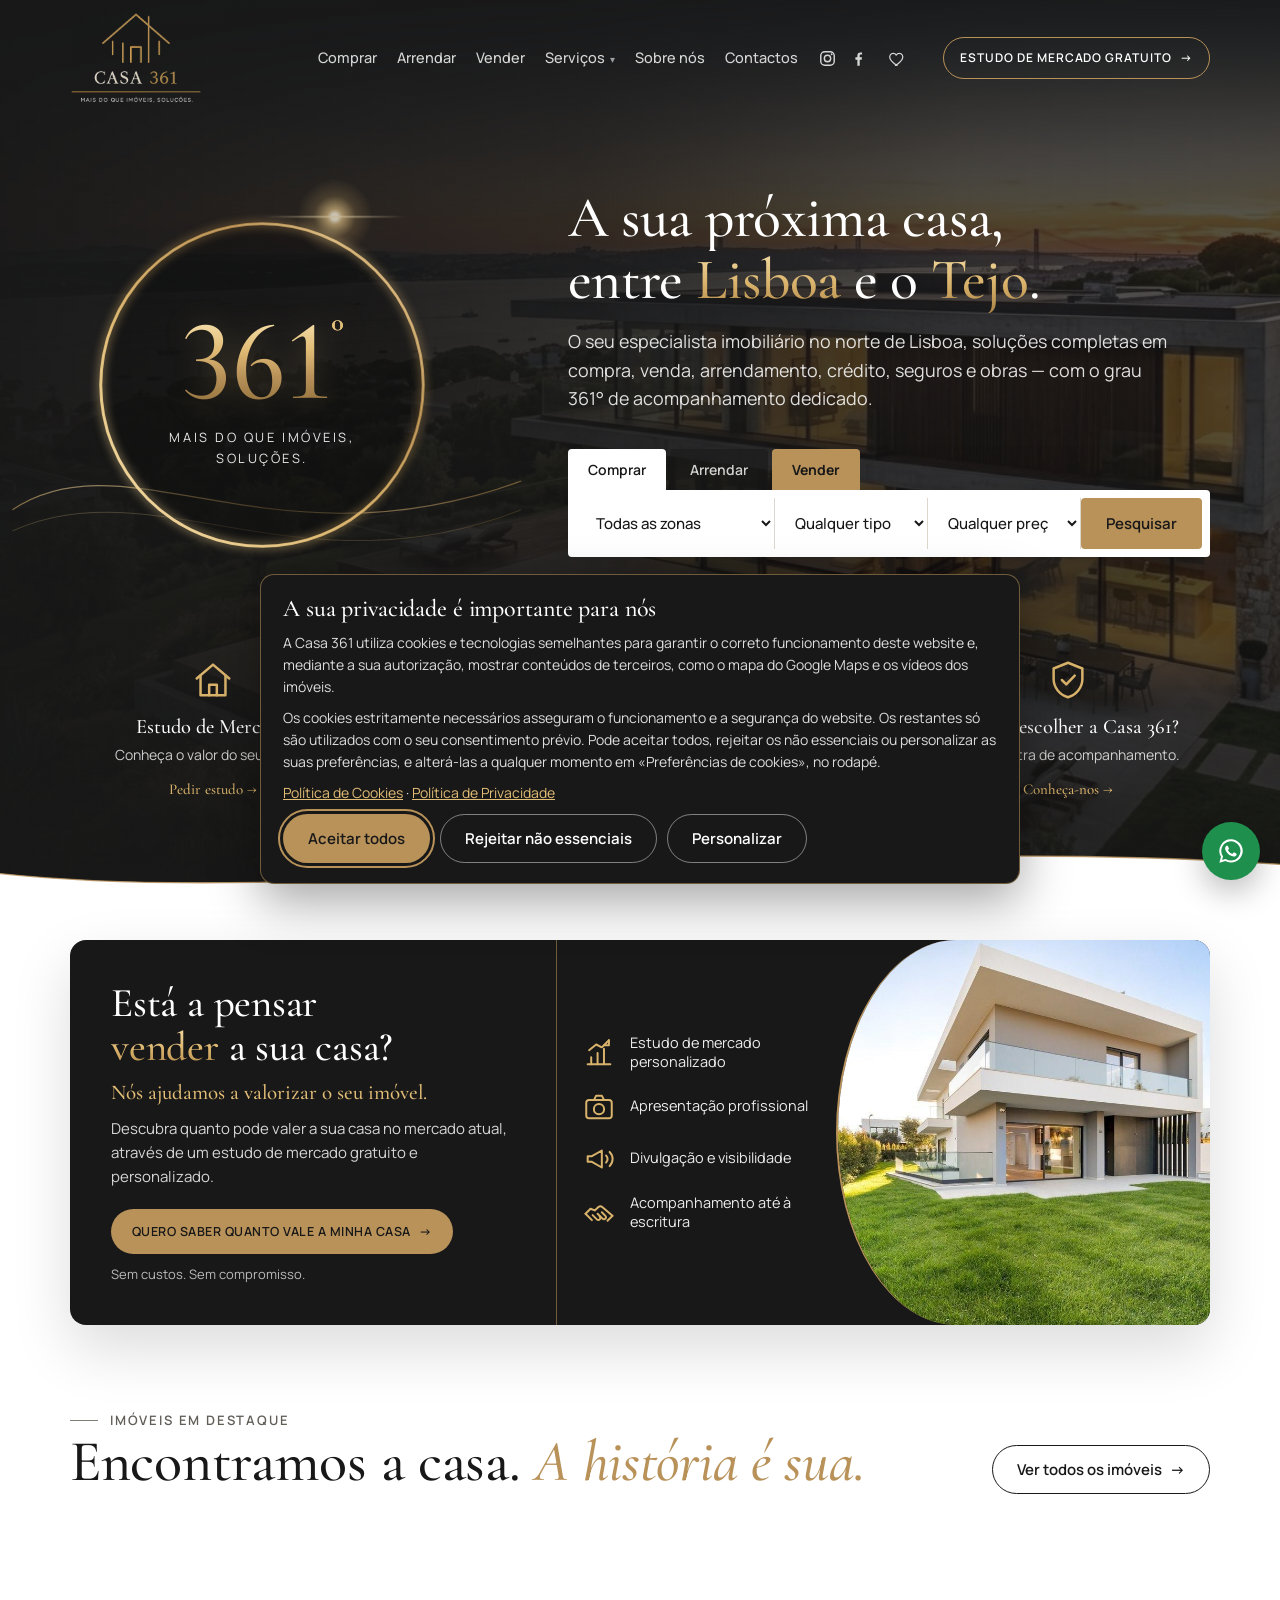
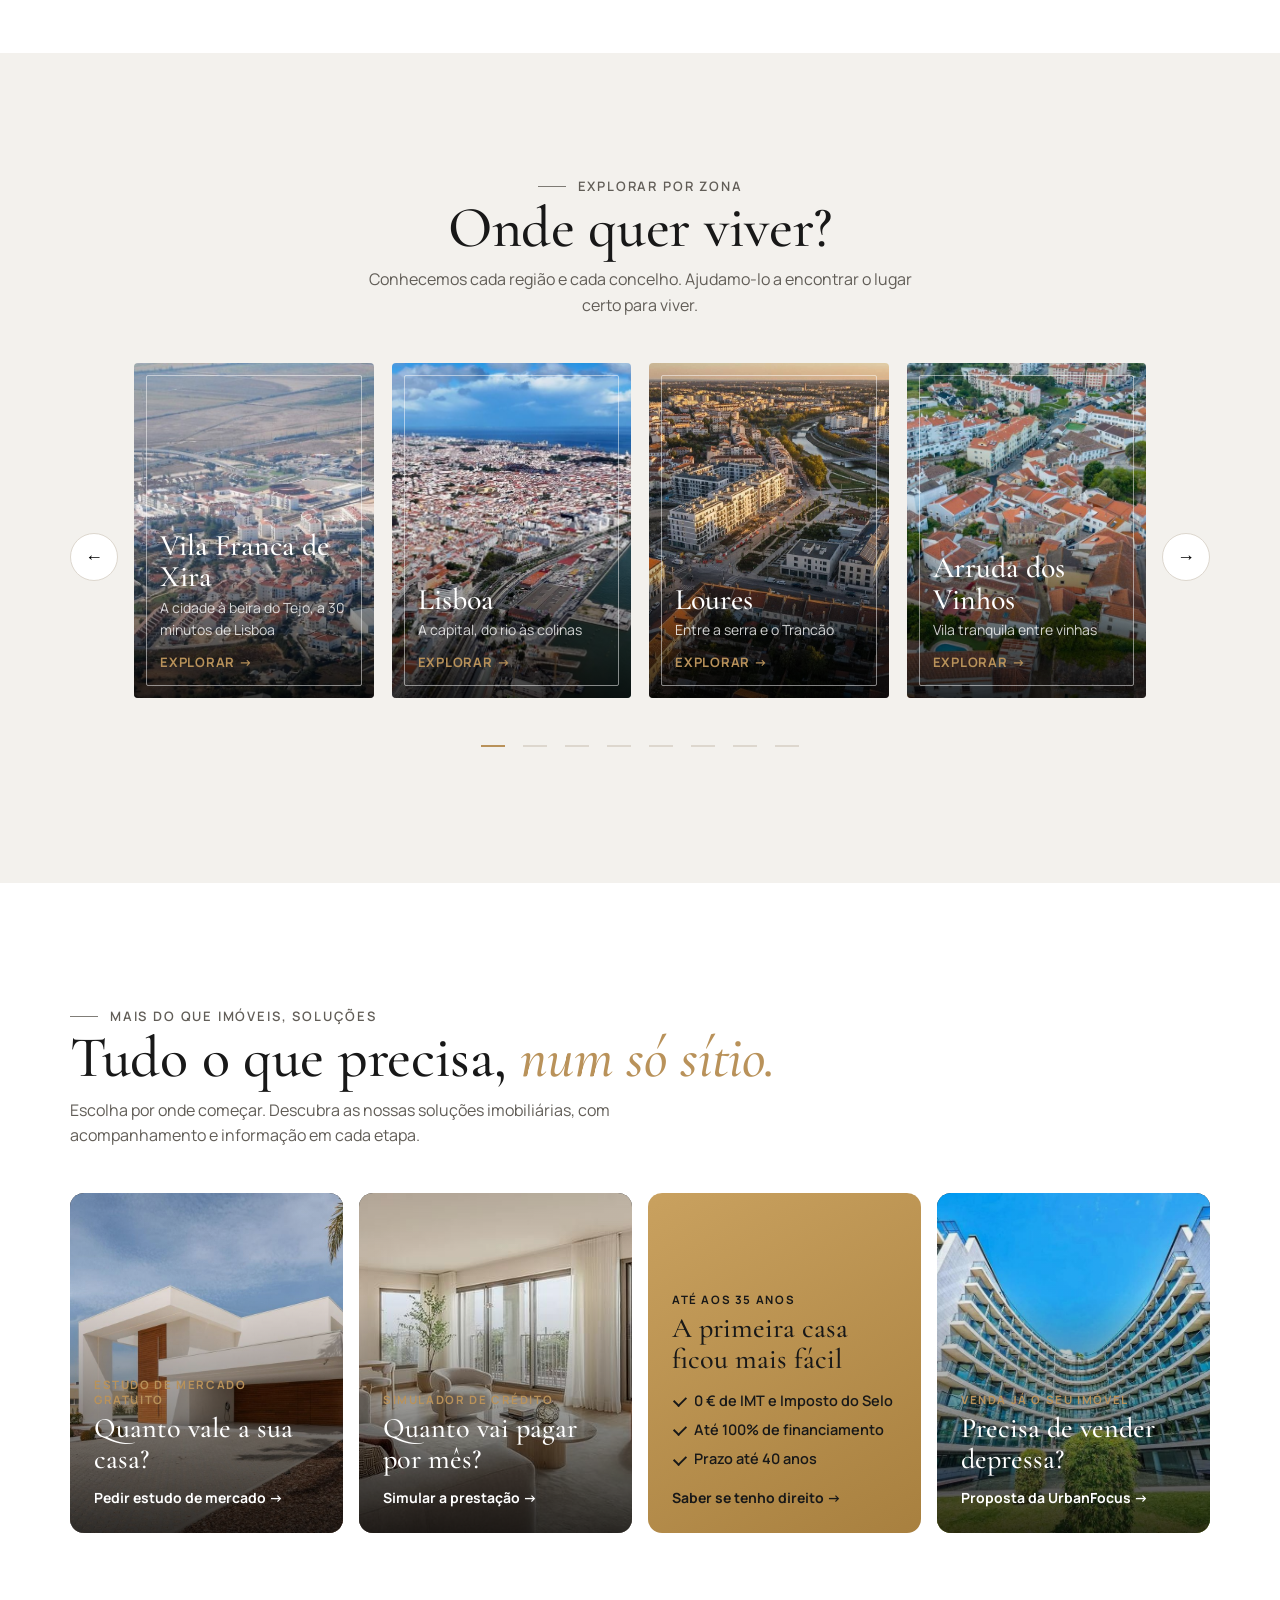
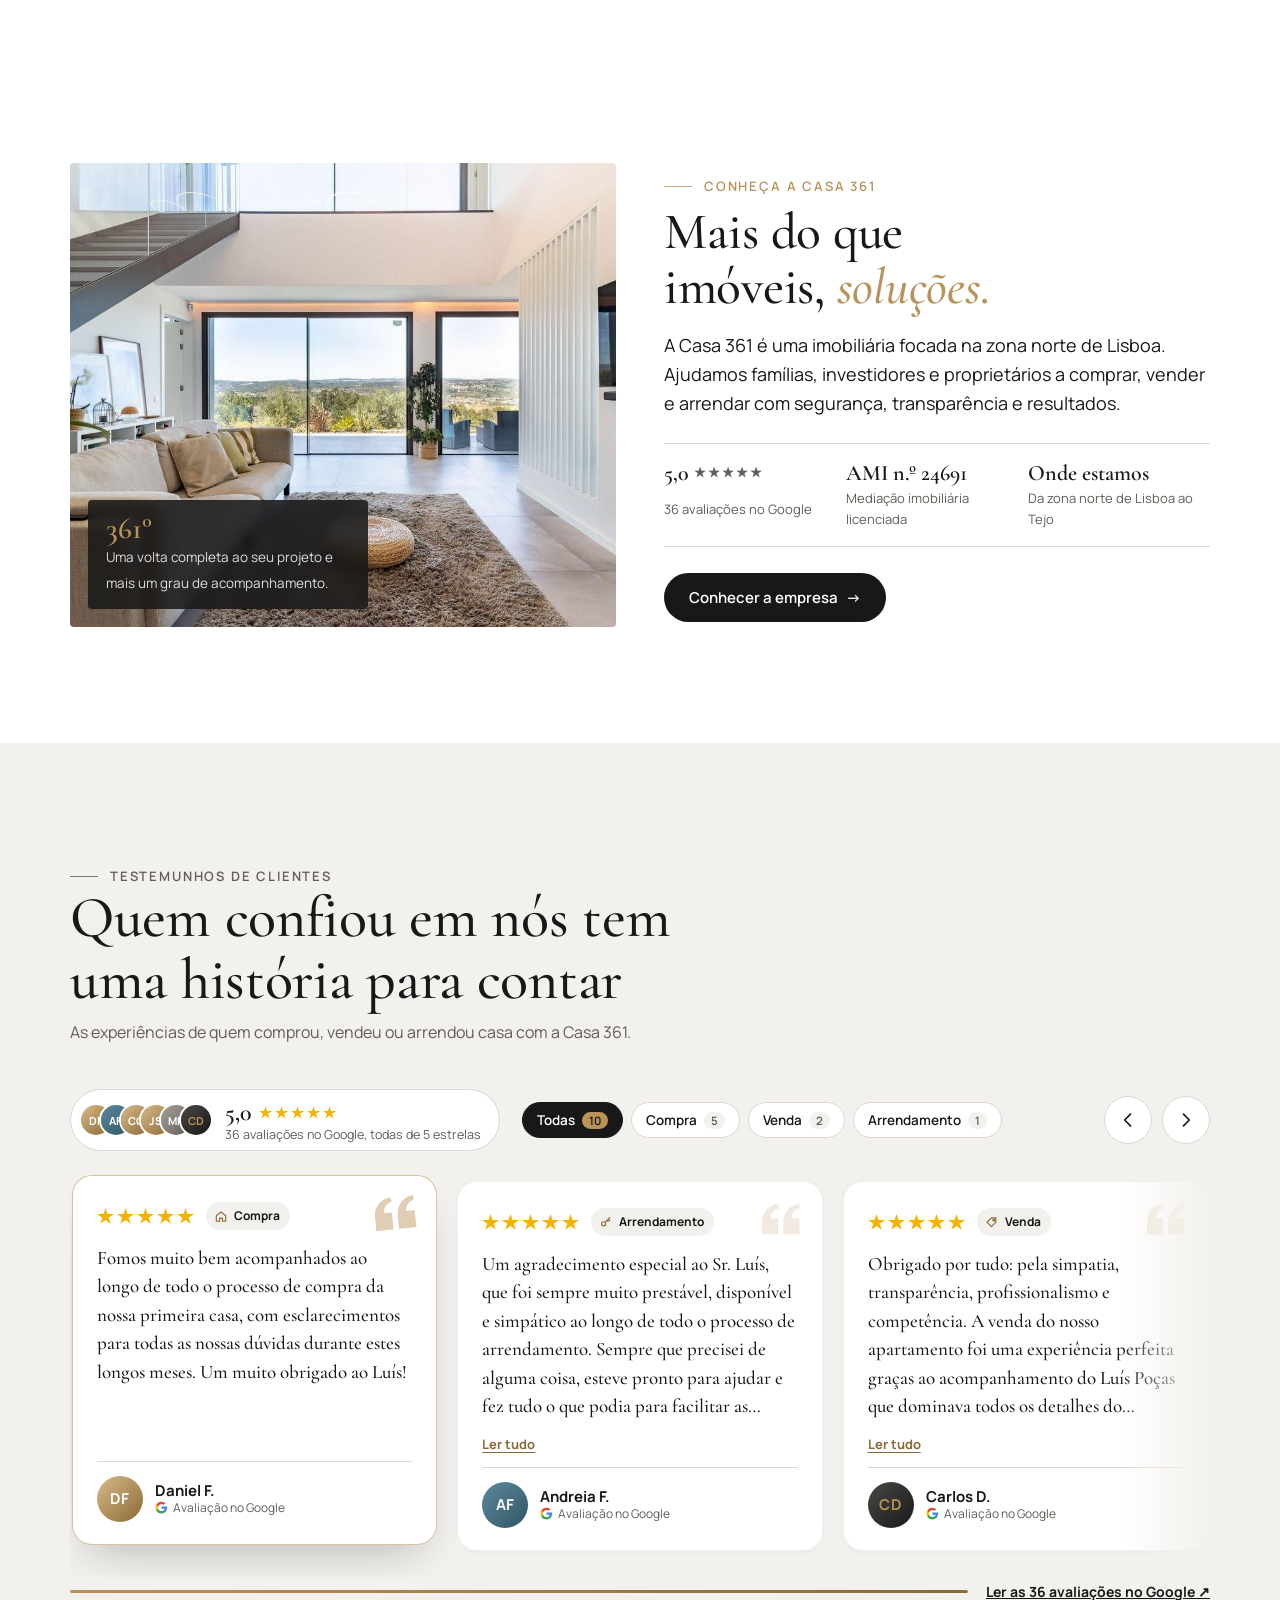
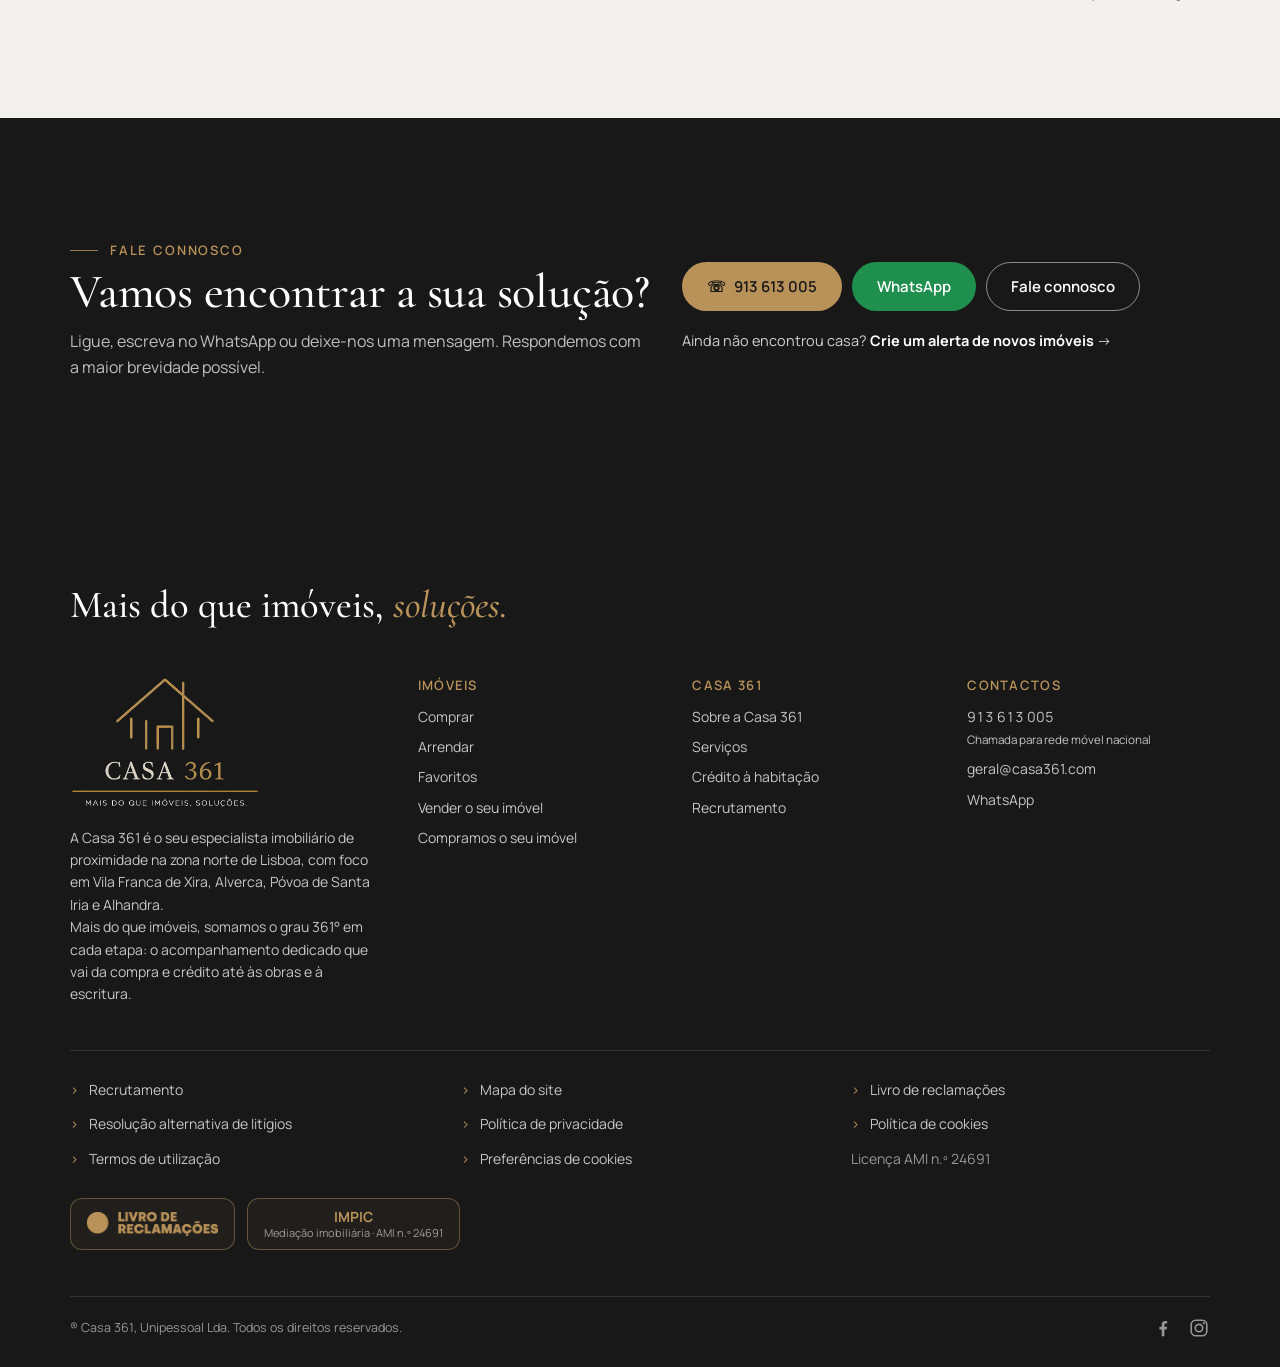
<file: src/index.html>
<!doctype html>
<html lang="pt-PT">
<head>
<meta charset="utf-8">
<meta name="viewport" content="width=device-width, initial-scale=1">
<link rel="icon" type="image/png" href="img/favicon-48.png">
<link rel="apple-touch-icon" href="img/apple-touch-icon.png">
<link rel="canonical" href="https://www.casa361.com/">
<meta property="og:type" content="website">
<meta property="og:site_name" content="Casa 361">
<meta property="og:locale" content="pt_PT">
<meta property="og:title" content="Casa 361 · Imobiliária em Vila Franca de Xira e zona norte de Lisboa">
<meta property="og:description" content="Casa 361: comprar, vender e arrendar casa em Vila Franca de Xira, Alverca, Póvoa de Santa Iria e Alhandra. Estudo de mercado gratuito do seu imóvel. AMI 24691.">
<meta property="og:image" content="https://www.casa361.com/img/hero-tejo.jpg">
<meta name="twitter:card" content="summary_large_image">
<meta property="og:url" content="https://www.casa361.com/">
<script type="application/ld+json">{"@context": "https://schema.org", "@type": "RealEstateAgent", "name": "Casa 361", "legalName": "Casa 361, Unipessoal Lda", "slogan": "Mais do que imóveis, soluções.", "url": "https://www.casa361.com/", "image": "https://www.casa361.com/img/hero-tejo.jpg", "logo": "https://www.casa361.com/img/icon-512.png", "telephone": "+351913613005", "email": "geral@casa361.com", "address": {"@type": "PostalAddress", "streetAddress": "Rua Joaquim Luís Chico, 3", "postalCode": "2600-782", "addressLocality": "São João dos Montes", "addressRegion": "Vila Franca de Xira", "addressCountry": "PT"}, "geo": {"@type": "GeoCoordinates", "latitude": 38.9406836, "longitude": -9.0188828}, "hasMap": "https://www.google.com/maps?cid=11429435623754313206", "areaServed": ["Vila Franca de Xira", "Alverca do Ribatejo", "Póvoa de Santa Iria", "Alhandra", "São João dos Montes", "Castanheira do Ribatejo", "Lisboa"], "sameAs": ["https://www.facebook.com/Casa.361com", "https://www.instagram.com/casa.361com/"], "identifier": {"@type": "PropertyValue", "propertyID": "AMI", "value": "24691"}}</script>
<title>Casa 361 · Imobiliária em Vila Franca de Xira e zona norte de Lisboa</title>
<meta name="description" content="Casa 361: comprar, vender e arrendar casa em Vila Franca de Xira, Alverca, Póvoa de Santa Iria e Alhandra. Estudo de mercado gratuito do seu imóvel. AMI 24691.">
<link rel="preconnect" href="https://fonts.googleapis.com"><link rel="preconnect" href="https://fonts.gstatic.com" crossorigin>
<link rel="stylesheet" href="https://fonts.googleapis.com/css2?family=Cormorant+Garamond:ital,wght@0,500;0,600;1,500&family=Manrope:wght@400;500;600;700&display=swap">
<link rel="stylesheet" href="styles.css">
</head>
<body data-page="inicio" data-hero>
<a class="skip" href="#main">Saltar para o conteúdo</a>
<header id="top"></header>

<main id="main">
  <!-- 1 · Imagem principal + pesquisa de imóveis -->
  <section class="hero hero-s">
    <div class="slides" id="slides" aria-hidden="true"></div>
    <div class="wrap hmain">
      <div>
        <h1><span class="ln"><span>A sua próxima casa,</span></span><span class="ln"><span>entre <em>Lisboa</em> e o <em>Tejo</em>.</span></span></h1>
        <p class="hsub">O seu especialista imobiliário no norte de Lisboa, soluções completas em compra, venda, arrendamento, crédito, seguros e obras — com o grau 361° de acompanhamento dedicado.</p>
        <div class="hsearch">
          <div class="tabs" role="tablist" aria-label="O que procura">
            <button type="button" role="tab" aria-selected="true" data-deal="venda">Comprar</button>
            <button type="button" role="tab" aria-selected="false" data-deal="arrendamento">Arrendar</button>
            <a href="vender.html" role="tab" aria-selected="false">Vender</a>
          </div>
          <form action="imoveis.html" method="get" class="hsearch-row" aria-label="Pesquisar imóveis">
            <input type="hidden" name="deal" value="venda" id="deal">
            <label class="sr" for="zona">Zona</label>
            <select name="zona" id="zona"><option value="">Todas as zonas</option></select>
            <label class="sr" for="tipo">Tipo</label>
            <select name="tipo" id="tipo"><option value="">Qualquer tipo</option><option>Apartamento</option><option>Moradia</option><option>Terreno</option></select>
            <label class="sr" for="max">Preço até</label>
            <select name="max" id="max"><option value="">Qualquer preço</option><option value="150000">Até 150 000 €</option><option value="250000">Até 250 000 €</option><option value="350000">Até 350 000 €</option><option value="500000">Até 500 000 €</option></select>
            <button class="btn btn-gold" type="submit">Pesquisar</button>
          </form>
          <a class="explore" href="imoveis.html">Explorar todos os imóveis, no mapa <span class="arr" aria-hidden="true">→</span></a>
        </div>
      </div>
      <div class="ring ring-361" aria-hidden="true">
        <svg viewBox="0 0 400 400">
          <defs>
            <linearGradient id="gRing" x1="0" y1="0" x2="1" y2="1">
              <stop offset="0" stop-color="#f7e2b0"/><stop offset=".35" stop-color="#d9b36b"/><stop offset=".7" stop-color="#a87f43"/><stop offset="1" stop-color="#f0d39a"/>
            </linearGradient>
            <filter id="glow" x="-30%" y="-30%" width="160%" height="160%"><feGaussianBlur stdDeviation="5" result="b"/><feMerge><feMergeNode in="b"/><feMergeNode in="SourceGraphic"/></feMerge></filter>
          </defs>
          <path class="swoosh" d="M-60 330 C 60 250, 210 395, 470 300" fill="none" stroke="url(#gRing)" stroke-width="1.2" opacity=".55"/>
          <path class="swoosh s2" d="M-60 352 C 90 285, 240 420, 470 330" fill="none" stroke="url(#gRing)" stroke-width=".8" opacity=".3"/>
          <circle cx="200" cy="200" r="168" fill="rgba(10,10,10,.35)"/>
          <circle class="draw" cx="200" cy="200" r="168" fill="none" stroke="url(#gRing)" stroke-width="3" filter="url(#glow)" transform="rotate(-90 200 200)"/>
          <circle cx="200" cy="200" r="168" fill="none" stroke="rgba(247,226,176,.35)" stroke-width="1"/>
        </svg>
        <span class="flare"></span>
        <div class="deg"><div><strong>361<sup>°</sup></strong><span>Mais do que imóveis,<br>soluções.</span></div></div>
      </div>
    </div>
    <!-- Atalhos no fundo da imagem principal, como na proposta do Luís -->
    <div class="wrap hfeat">
      <a class="hf" href="vender.html#avaliacao">
        <svg viewBox="0 0 24 24" aria-hidden="true"><path d="M3.5 11.2 12 4l8.5 7.2"/><path d="M5.5 9.6V20h13V9.6"/><path d="M10 20v-5.5h4V20"/></svg>
        <strong>Estudo de Mercado</strong><span>Conheça o valor do seu imóvel.</span><em>Pedir estudo <i aria-hidden="true">→</i></em>
      </a>
      <a class="hf" href="#zonas">
        <svg viewBox="0 0 24 24" aria-hidden="true"><path d="M12 21s-6.5-6.1-6.5-11a6.5 6.5 0 0 1 13 0c0 4.9-6.5 11-6.5 11z"/><circle cx="12" cy="10" r="2.4"/></svg>
        <strong>Explore por Zona</strong><span>Descubra as melhores localizações.</span><em>Ver zonas <i aria-hidden="true">→</i></em>
      </a>
      <a class="hf" href="vender.html">
        <svg viewBox="0 0 24 24" aria-hidden="true"><path d="M2.5 12.5 6 9l3 1.2 2.6-2.4a2 2 0 0 1 2.7 0L21.5 14"/><path d="m7.5 13.5 3 3a1.4 1.4 0 0 0 2-2"/><path d="m11 12.5 3.5 3.5a1.4 1.4 0 0 0 2-2l-2.5-2.5"/><path d="M2.5 12.5 7 17"/><path d="M21.5 14 18 17.5"/></svg>
        <strong>Duas Formas de Vender</strong><span>Mediação imobiliária ou compra direta.</span><em>Saber mais <i aria-hidden="true">→</i></em>
      </a>
      <a class="hf" href="empresa.html">
        <svg viewBox="0 0 24 24" aria-hidden="true"><path d="M12 3 4.5 6v5.5c0 4.5 3.2 8.2 7.5 9.5 4.3-1.3 7.5-5 7.5-9.5V6z"/><path d="m8.8 12 2.3 2.3 4.4-4.6"/></svg>
        <strong>Porque escolher a Casa 361?</strong><span>O grau extra de acompanhamento.</span><em>Conheça-nos <i aria-hidden="true">→</i></em>
      </a>
    </div>
    <svg class="hwave" viewBox="0 0 1440 70" preserveAspectRatio="none" aria-hidden="true"><path d="M0 70 V40 C 360 78, 900 -6, 1440 30 V70 Z" fill="var(--paper)"/><path d="M0 40 C 360 78, 900 -6, 1440 30" fill="none" stroke="#b9925a" stroke-width="1.5" opacity=".8"/></svg>
    <div class="slide-dots" id="dots" aria-hidden="true"></div>
  </section>

  <!-- 2 · Angariação, logo a seguir à entrada (proposta do Luís): leva ao estudo de mercado -->
  <section class="angar wrap" aria-labelledby="ang-t">
    <div class="angar-in reveal">
      <div class="angar-copy">
        <h2 id="ang-t">Está a pensar <em>vender</em> a sua casa?</h2>
        <p class="angar-lead">Nós ajudamos a valorizar o seu imóvel.</p>
        <p>Descubra quanto pode valer a sua casa no mercado atual, através de um estudo de mercado gratuito e personalizado.</p>
        <a class="btn btn-gold" href="vender.html#avaliacao">Quero saber quanto vale a minha casa <span class="arr" aria-hidden="true">→</span></a>
        <small>Sem custos. Sem compromisso.</small>
      </div>
      <ul class="angar-pts">
        <li><svg viewBox="0 0 24 24" aria-hidden="true"><path d="M4 20h16"/><path d="M6.5 20v-5M11 20v-8M15.5 20v-11"/><path d="m5 10 5-4 4 2 5-5"/><path d="M19 3v3.5h-3.5"/></svg><span>Estudo de mercado personalizado</span></li>
        <li><svg viewBox="0 0 24 24" aria-hidden="true"><rect x="3" y="7" width="18" height="13" rx="2"/><circle cx="12" cy="13.5" r="3.6"/><path d="M8.5 7 10 4h4l1.5 3"/></svg><span>Apresentação profissional</span></li>
        <li><svg viewBox="0 0 24 24" aria-hidden="true"><path d="M4 10v4h3l7 4V6l-7 4z"/><path d="M17 9.5a3.5 3.5 0 0 1 0 5"/><path d="M19.5 7a7 7 0 0 1 0 10"/></svg><span>Divulgação e visibilidade</span></li>
        <li><svg viewBox="0 0 24 24" aria-hidden="true"><path d="M2.5 12.5 6 9l3 1.2 2.6-2.4a2 2 0 0 1 2.7 0L21.5 14"/><path d="m7.5 13.5 3 3a1.4 1.4 0 0 0 2-2"/><path d="m11 12.5 3.5 3.5a1.4 1.4 0 0 0 2-2l-2.5-2.5"/><path d="M2.5 12.5 7 17"/><path d="M21.5 14 18 17.5"/></svg><span>Acompanhamento até à escritura</span></li>
      </ul>
      <div class="angar-img"><img loading="lazy" src="img/casa-vender.jpg" alt=""></div>
    </div>
  </section>

  <!-- 3 · Imóveis em destaque -->
  <section class="sec" style="padding-top:clamp(48px,6vw,80px)">
    <div class="wrap">
      <div class="sec-head reveal">
        <div><p class="kicker">Imóveis em destaque</p><h2>Encontramos a casa. <em class="gold-i">A história é sua.</em></h2></div>
        <a class="btn btn-line" href="imoveis.html">Ver todos os imóveis <span class="arr" aria-hidden="true">→</span></a>
      </div>
      <div class="grid" id="featured"></div>
    </div>
  </section>

  <!-- 4 · Explorar por zona: fotografias aéreas de cada concelho -->
  <section class="sec stone" id="zonas">
    <div class="wrap">
      <div class="sec-head reveal" style="justify-content:center;text-align:center">
        <div style="display:grid;justify-items:center"><p class="kicker">Explorar por zona</p><h2>Onde quer viver?</h2><p>Conhecemos cada região e cada concelho. Ajudamo-lo a encontrar o lugar certo para viver.</p></div>
      </div>
      <div class="zcar reveal" id="zcar" role="region" aria-roledescription="carrossel" aria-label="Concelhos">
        <button type="button" class="zarrow prev" aria-label="Concelho anterior">←</button>
        <div class="zview"><div class="ztrack" id="ztrack"></div></div>
        <button type="button" class="zarrow next" aria-label="Concelho seguinte">→</button>
        <div class="zdots" id="zdots"></div>
      </div>
    </div>
  </section>

  <!-- 5 · Soluções: cada ferramenta tem a sua página -->
  <section class="sec">
    <div class="wrap">
      <div class="sec-head reveal"><div><p class="kicker">Mais do que imóveis, soluções</p><h2>Tudo o que precisa, <em class="gold-i">num só sítio.</em></h2><p>Escolha por onde começar. Descubra as nossas soluções imobiliárias, com acompanhamento e informação em cada etapa.</p></div></div>
      <div class="sol reveal">
        <a class="sol-card" href="vender.html"><img loading="lazy" src="img/casa-moradia.jpg" alt=""><span class="sol-t"><small>Estudo de mercado gratuito</small><b>Quanto vale a sua casa?</b><em>Pedir estudo de mercado <span aria-hidden="true">→</span></em></span></a>
        <a class="sol-card" href="credito.html"><img loading="lazy" src="img/casa-sala.jpg" alt=""><span class="sol-t"><small>Simulador de crédito</small><b>Quanto vai pagar por mês?</b><em>Simular a prestação <span aria-hidden="true">→</span></em></span></a>
        <a class="sol-card gold" href="credito.html#jovem"><span class="sol-t"><small>Até aos 35 anos</small><b>A primeira casa ficou mais fácil</b><span class="sol-pts"><span>0 € de IMT e Imposto do Selo</span><span>Até 100% de financiamento</span><span>Prazo até 40 anos</span></span><em>Saber se tenho direito <span aria-hidden="true">→</span></em></span></a>
        <a class="sol-card" href="vender.html#rapida"><img loading="lazy" src="img/casa-predio.jpg" alt=""><span class="sol-t"><small>Venda já o seu imóvel</small><b>Precisa de vender depressa?</b><em>Proposta da UrbanFocus <span aria-hidden="true">→</span></em></span></a>
      </div>
    </div>
  </section>

  <!-- 7 · Conheça a Casa 361 -->
  <section class="sec">
    <div class="wrap two about reveal">
      <div class="about-img"><img loading="lazy" src="img/casa-escada.jpg" alt=""><div class="about-badge"><strong>361°</strong><span>Uma volta completa ao seu projeto e mais um grau de acompanhamento.</span></div></div>
      <div>
        <p class="kicker">Conheça a Casa 361</p>
        <h2>Mais do que imóveis, <em class="gold-i">soluções.</em></h2>
        <p class="about-lead">A Casa 361 é uma imobiliária focada na zona norte de Lisboa. Ajudamos famílias, investidores e proprietários a comprar, vender e arrendar com segurança, transparência e resultados.</p>
        <div class="about-facts">
          <a class="fact" href="https://www.google.com/maps?cid=11429435623754313206" target="_blank" rel="noopener"><strong>5,0 <span class="stars" aria-hidden="true">★★★★★</span></strong><span>36 avaliações no Google</span></a>
          <div class="fact"><strong>AMI n.º 24691</strong><span>Mediação imobiliária licenciada</span></div>
          <div class="fact"><strong>Onde estamos</strong><span>Da zona norte de Lisboa ao Tejo</span></div>
        </div>
        <p style="margin-top:26px"><a class="btn btn-ink" href="empresa.html">Conhecer a empresa <span class="arr" aria-hidden="true">→</span></a></p>
      </div>
    </div>
  </section>

  <!-- 8 · Testemunhos de clientes (avaliações reais do Google) -->
  <section class="sec stone" id="testemunhos">
    <div class="wrap">
      <div class="sec-head reveal"><div><p class="kicker">Testemunhos de clientes</p><h2>Quem confiou em nós tem uma história para contar</h2><p>As experiências de quem comprou, vendeu ou arrendou casa com a Casa 361.</p></div></div>
      <div class="rv reveal" data-reviews data-chips></div>
    </div>
  </section>

  <!-- Fale connosco: a página de Contactos tem o formulário, a morada e o mapa -->
  <section class="sec dark cta-strip">
    <div class="wrap cta-in reveal">
      <div><p class="kicker" style="color:var(--gold)">Fale connosco</p><h2>Vamos encontrar a sua solução?</h2><p>Ligue, escreva no WhatsApp ou deixe-nos uma mensagem. Respondemos com a maior brevidade possível.</p></div>
      <div class="cta-acts">
        <a class="btn btn-gold" href="tel:+351913613005"><span aria-hidden="true">☏</span> 913 613 005</a>
        <a class="btn btn-wa" href="https://wa.me/351913613005" target="_blank" rel="noopener">WhatsApp</a>
        <a class="btn btn-line light" href="contactos.html">Fale connosco</a>
        <a class="cta-alert" href="imoveis.html#alertas">Ainda não encontrou casa? <b>Crie um alerta de novos imóveis</b> <span aria-hidden="true">→</span></a>
      </div>
    </div>
  </section>
</main>

<footer id="foot"></footer>
<script src="config.js"></script>
<script src="listings.js"></script>
<script src="reviews.js"></script>
<script>
  // Concelhos: a fotografia aérea de cada um (as que o Luís enviou). O cartão abre os imóveis desse concelho.
  var C361_CONCELHOS = [
    ['Vila Franca de Xira', 'img/zona-vila-franca-de-xira.jpg', 'A cidade à beira do Tejo, a 30 minutos de Lisboa'],
    ['Lisboa', 'img/zona-lisboa.jpg', 'A capital, do rio às colinas'],
    ['Loures', 'img/zona-loures.jpg', 'Entre a serra e o Trancão'],
    ['Arruda dos Vinhos', 'img/zona-arruda-dos-vinhos.jpg', 'Vila tranquila entre vinhas'],
    ['Alenquer', 'img/zona-alenquer.jpg', 'A vila presépio'],
    ['Almada', 'img/zona-almada.jpg', 'Do Cristo Rei às praias da Costa'],
    ['Alcochete', 'img/zona-alcochete.jpg', 'A margem sul, com o Tejo à porta'],
    ['Barreiro', 'img/zona-barreiro.jpg', 'Frente ribeirinha, a um barco de Lisboa'],
  ];



  var still = window.matchMedia('(prefers-reduced-motion: reduce)').matches;
  var esc = function (s) { return String(s).replace(/[&<>"]/g, function (c) { return { '&': '&amp;', '<': '&lt;', '>': '&gt;', '"': '&quot;' }[c]; }); };

  // 1 · Imagem forte: a moradia sobre o Tejo primeiro, depois outras fotografias fixas.
  (function () {
    var slides = ['img/hero-tejo.jpg', 'img/casa-render.jpg', 'img/casa-moradia.jpg'];
    var box = document.getElementById('slides'), dots = document.getElementById('dots');
    box.innerHTML = slides.map(function (s, i) { return '<div class="slide' + (i ? '' : ' on') + '" style="background-image:url(\'' + s + '\')"></div>'; }).join('');
    dots.innerHTML = slides.map(function (s, i) { return '<span' + (i ? '' : ' class="on"') + '></span>'; }).join('');
    var cur = 0;
    if (!still) setInterval(function () {
      var all = box.children, d = dots.children; all[cur].classList.remove('on'); d[cur].classList.remove('on');
      cur = (cur + 1) % all.length; all[cur].classList.add('on'); d[cur].classList.add('on');
    }, 7000);
    document.querySelectorAll('.hsearch [data-deal]').forEach(function (b) {
      b.addEventListener('click', function () {
        document.querySelectorAll('.hsearch [role="tab"]').forEach(function (x) { x.setAttribute('aria-selected', 'false'); });
        b.setAttribute('aria-selected', 'true'); document.getElementById('deal').value = b.getAttribute('data-deal');
      });
    });
  })();



  C361.ready.then(function () {
    var e = C361.esc, L = CASA361_LISTINGS;

    // Zonas na pesquisa e nos alertas: as dos imóveis que existem.
    var zonas = Array.from(new Set(L.map(function (l) { return l.area_name; }).filter(Boolean))).sort();
    document.getElementById('zona').innerHTML += zonas.map(function (z) { return '<option>' + e(z) + '</option>'; }).join('');

    // 3 · Destaques
    var forSale = L.filter(function (x) { return x.deal === 'venda' && x.photos && x.photos.length; });
    // Os que estão marcados no CRM como "Destaque no site" vêm primeiro; o resto completa a grelha.
    var star = forSale.filter(function (x) { return x.featured && !x.status; });
    var picks = star.concat(forSale.filter(function (x) { return !x.featured && !x.status; }), forSale.filter(function (x) { return x.status; })).slice(0, 3);
    document.getElementById('featured').innerHTML = picks.map(C361.card).join('');

    // 4 · Concelhos: carrossel que roda sozinho (pára com o rato ou o dedo em cima).
    var count = {}; L.forEach(function (l) { if (l.county) count[l.county] = (count[l.county] || 0) + 1; });
    // Do concelho com mais imóveis para o que tem menos (pedido do Luís); empate = ordem da lista.
    var ordered = C361_CONCELHOS.map(function (z, i) { return [z, i]; }).sort(function (a, b) { return ((count[b[0][0]] || 0) - (count[a[0][0]] || 0)) || (a[1] - b[1]); }).map(function (x) { return x[0]; });
    var tiles = ordered.map(function (z) {
      var n = count[z[0]] || 0;
      return '<a class="ztile" href="imoveis.html?concelho=' + encodeURIComponent(z[0]) + '"><img loading="lazy" src="' + e(z[1]) + '" alt=""><span class="zt"><b>' + e(z[0]) + '</b><small>' + e(z[2]) + '</small><em>' + (n ? (n === 1 ? '1 imóvel' : n + ' imóveis') : 'Explorar') + ' <span aria-hidden="true">→</span></em></span></a>';
    });
    var track = document.getElementById('ztrack'), zc = document.getElementById('zcar'), zd = document.getElementById('zdots'), N = tiles.length;
    track.innerHTML = tiles.concat(tiles, tiles).join('');
    zd.innerHTML = tiles.map(function (t, i) { return '<button type="button" aria-label="Concelho ' + (i + 1) + '"></button>'; }).join('');
    var pos = N, timer = null, paused = false;
    function perView() { var w = window.innerWidth; return w >= 1100 ? 4 : w >= 820 ? 3 : w >= 560 ? 2 : 1; }
    function place(anim) {
      var item = track.children[0], gap = parseFloat(getComputedStyle(track).columnGap) || 18;
      var step = item.getBoundingClientRect().width + gap;
      track.style.transition = anim && !still ? 'transform .8s cubic-bezier(.65,0,.25,1)' : 'none';
      track.style.transform = 'translate3d(' + (-pos * step) + 'px,0,0)';
      Array.prototype.forEach.call(zd.children, function (d, i) { d.classList.toggle('on', i === ((pos % N) + N) % N); });
      Array.prototype.forEach.call(track.children, function (t, i) { var vis = i >= pos && i < pos + perView(); t.tabIndex = vis ? 0 : -1; t.setAttribute('aria-hidden', String(!vis)); });
    }
    function go(d) { pos += d; place(true); }
    track.addEventListener('transitionend', function () { if (pos >= 2 * N) { pos -= N; place(false); } if (pos < N) { pos += N; place(false); } });
    zc.querySelector('.prev').onclick = function () { go(-1); restart(); };
    zc.querySelector('.next').onclick = function () { go(1); restart(); };
    Array.prototype.forEach.call(zd.children, function (d, i) { d.onclick = function () { pos = N + i; place(true); restart(); }; });
    function restart() { clearInterval(timer); if (!still) timer = setInterval(function () { if (!paused && !document.hidden) go(1); }, 4200); }
    zc.addEventListener('mouseenter', function () { paused = true; }); zc.addEventListener('mouseleave', function () { paused = false; });
    zc.addEventListener('focusin', function () { paused = true; }); zc.addEventListener('focusout', function () { paused = false; });
    var tx = null;
    zc.addEventListener('touchstart', function (ev) { tx = ev.touches[0].clientX; paused = true; }, { passive: true });
    zc.addEventListener('touchend', function (ev) { if (tx !== null) { var dx = ev.changedTouches[0].clientX - tx; if (Math.abs(dx) > 40) { go(dx < 0 ? 1 : -1); restart(); } } tx = null; paused = false; }, { passive: true });
    window.addEventListener('resize', function () { place(false); });
    place(false); restart();

    if (window.C361Reveal) window.C361Reveal();
  });
</script>
<script src="chrome.js"></script>
</body>
</html>
</file>
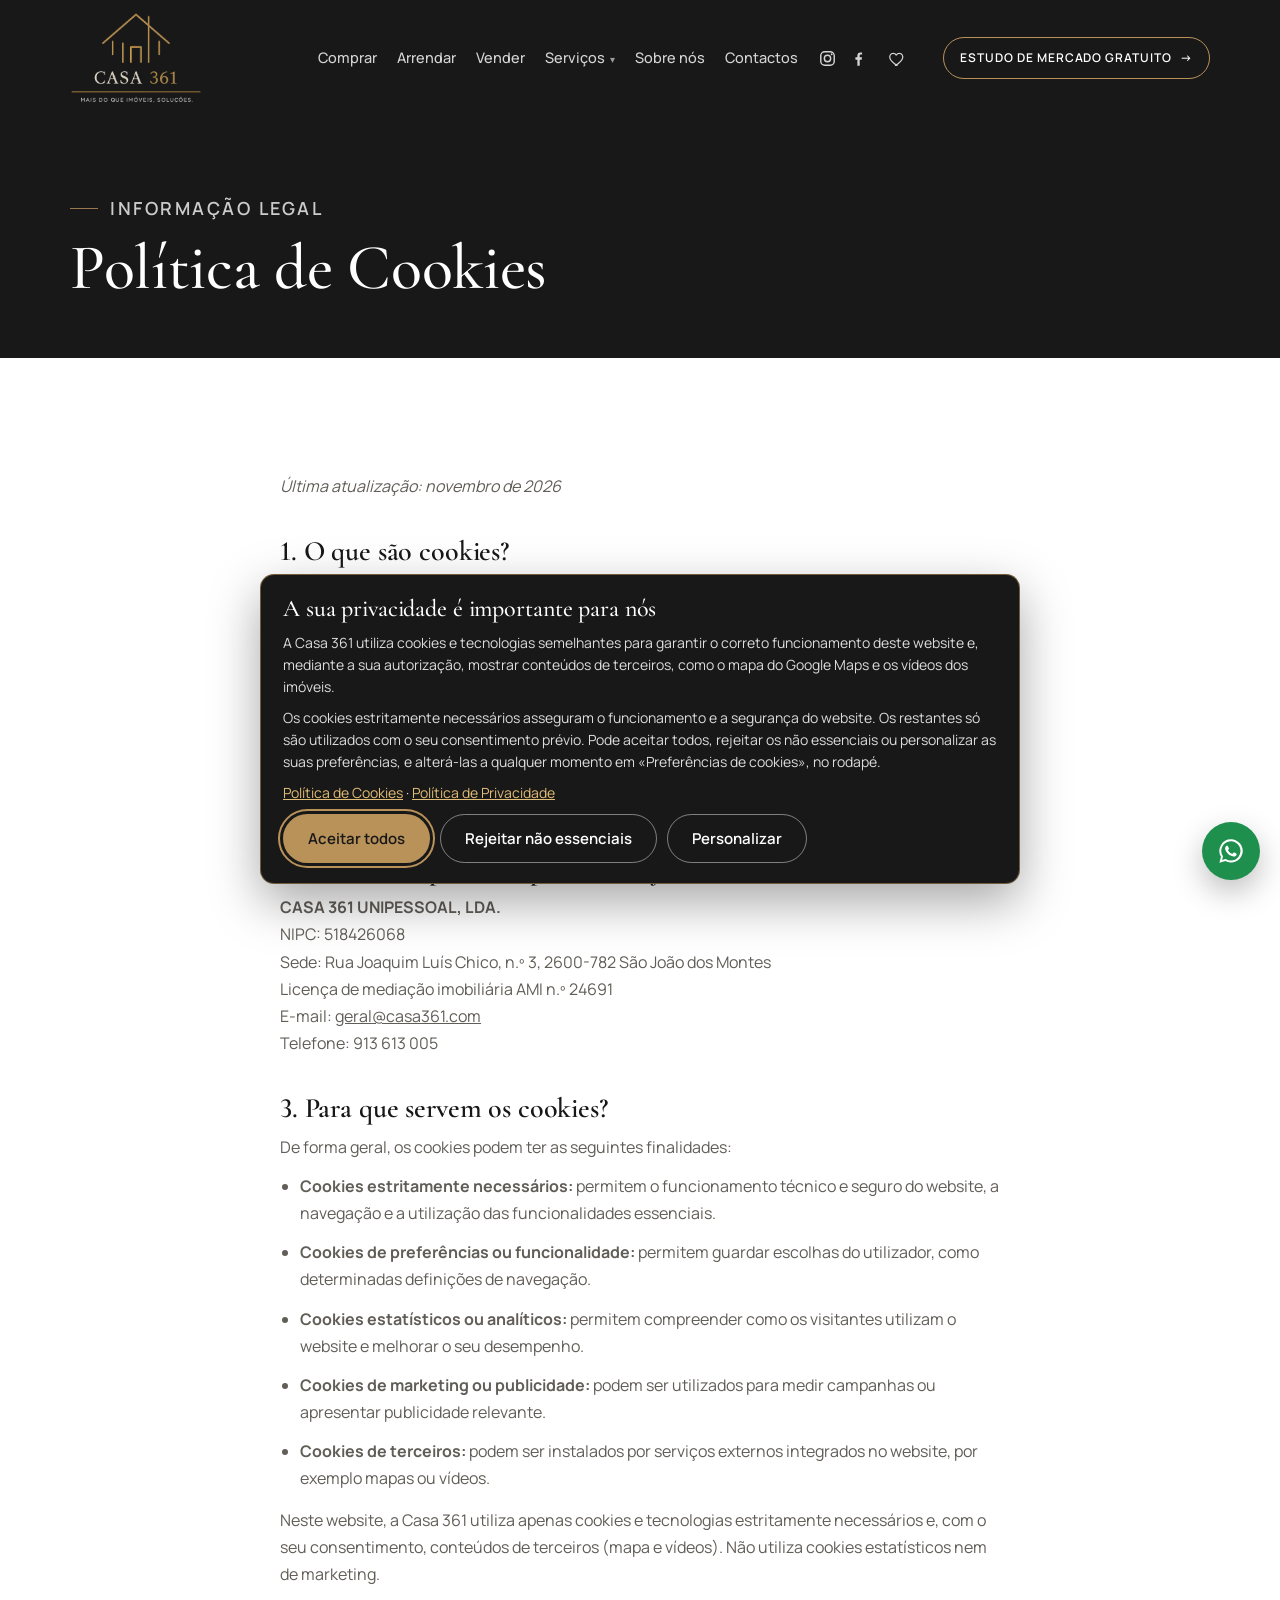
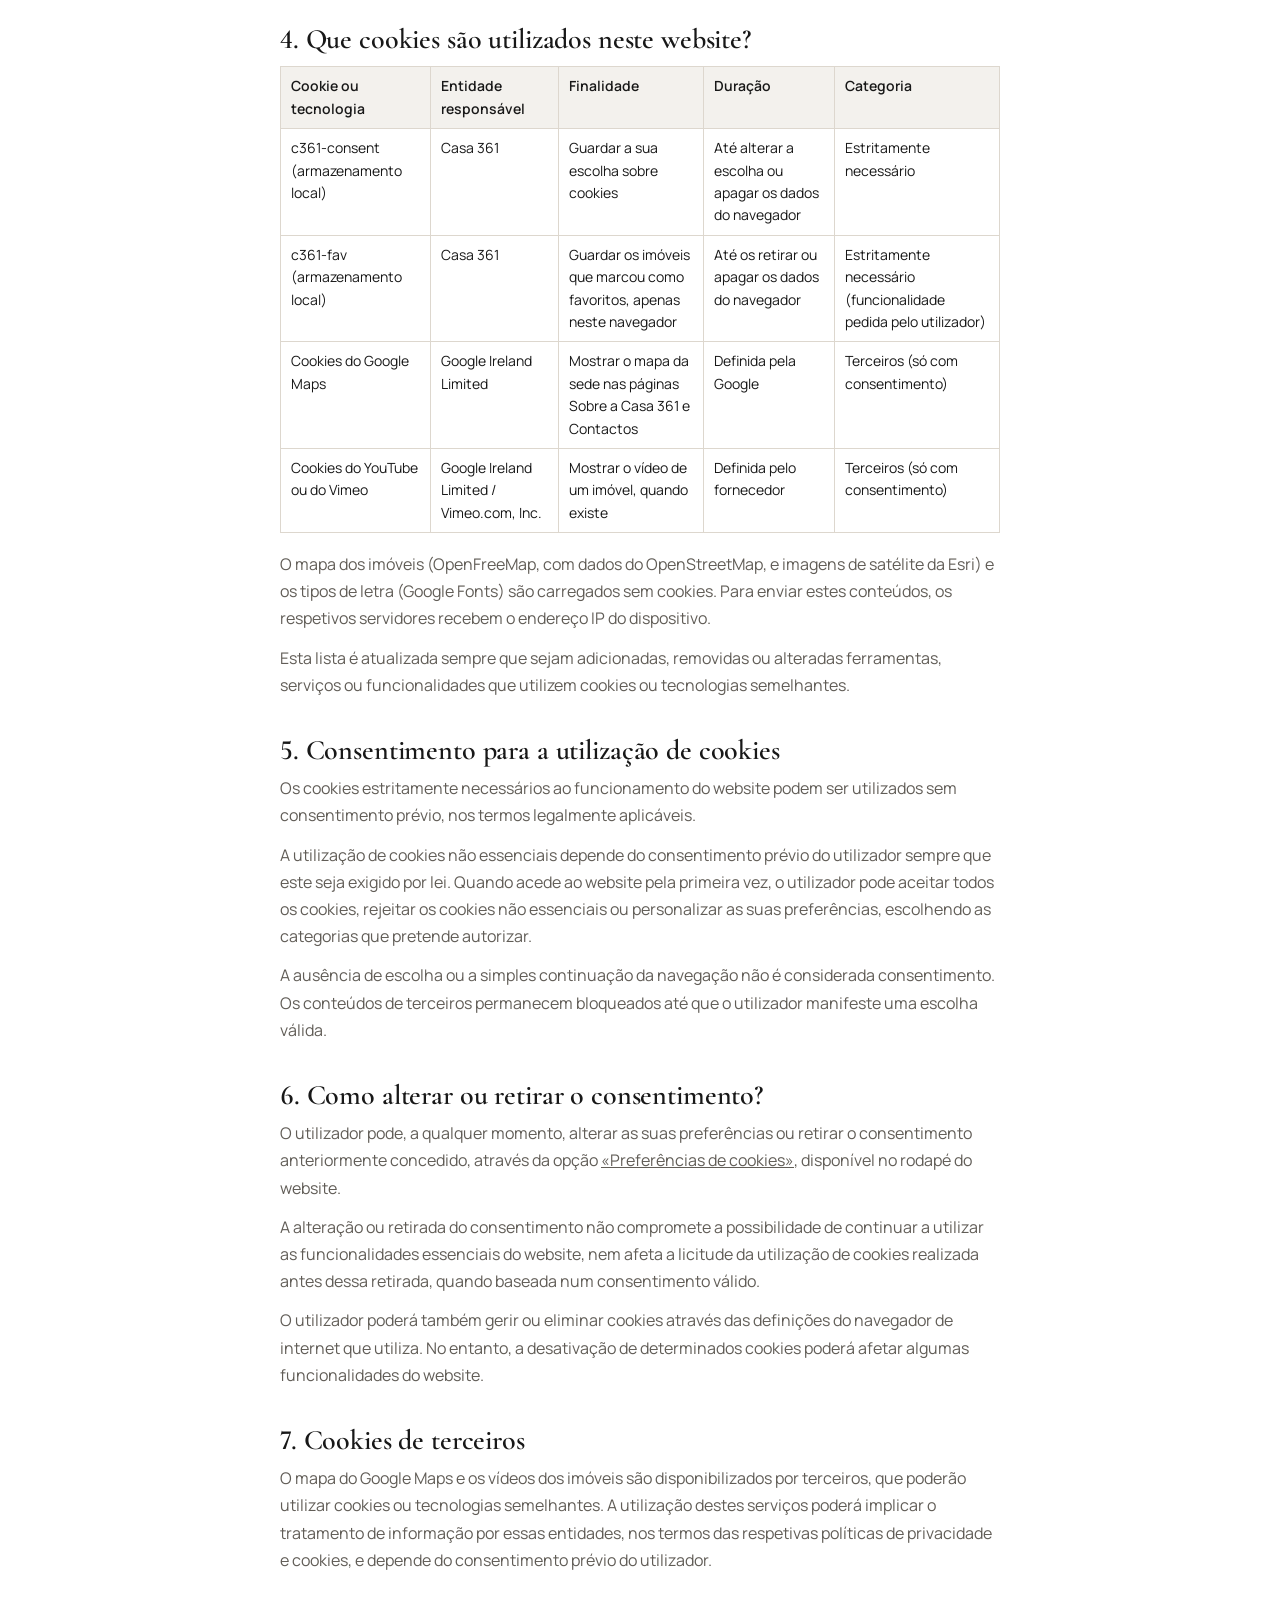
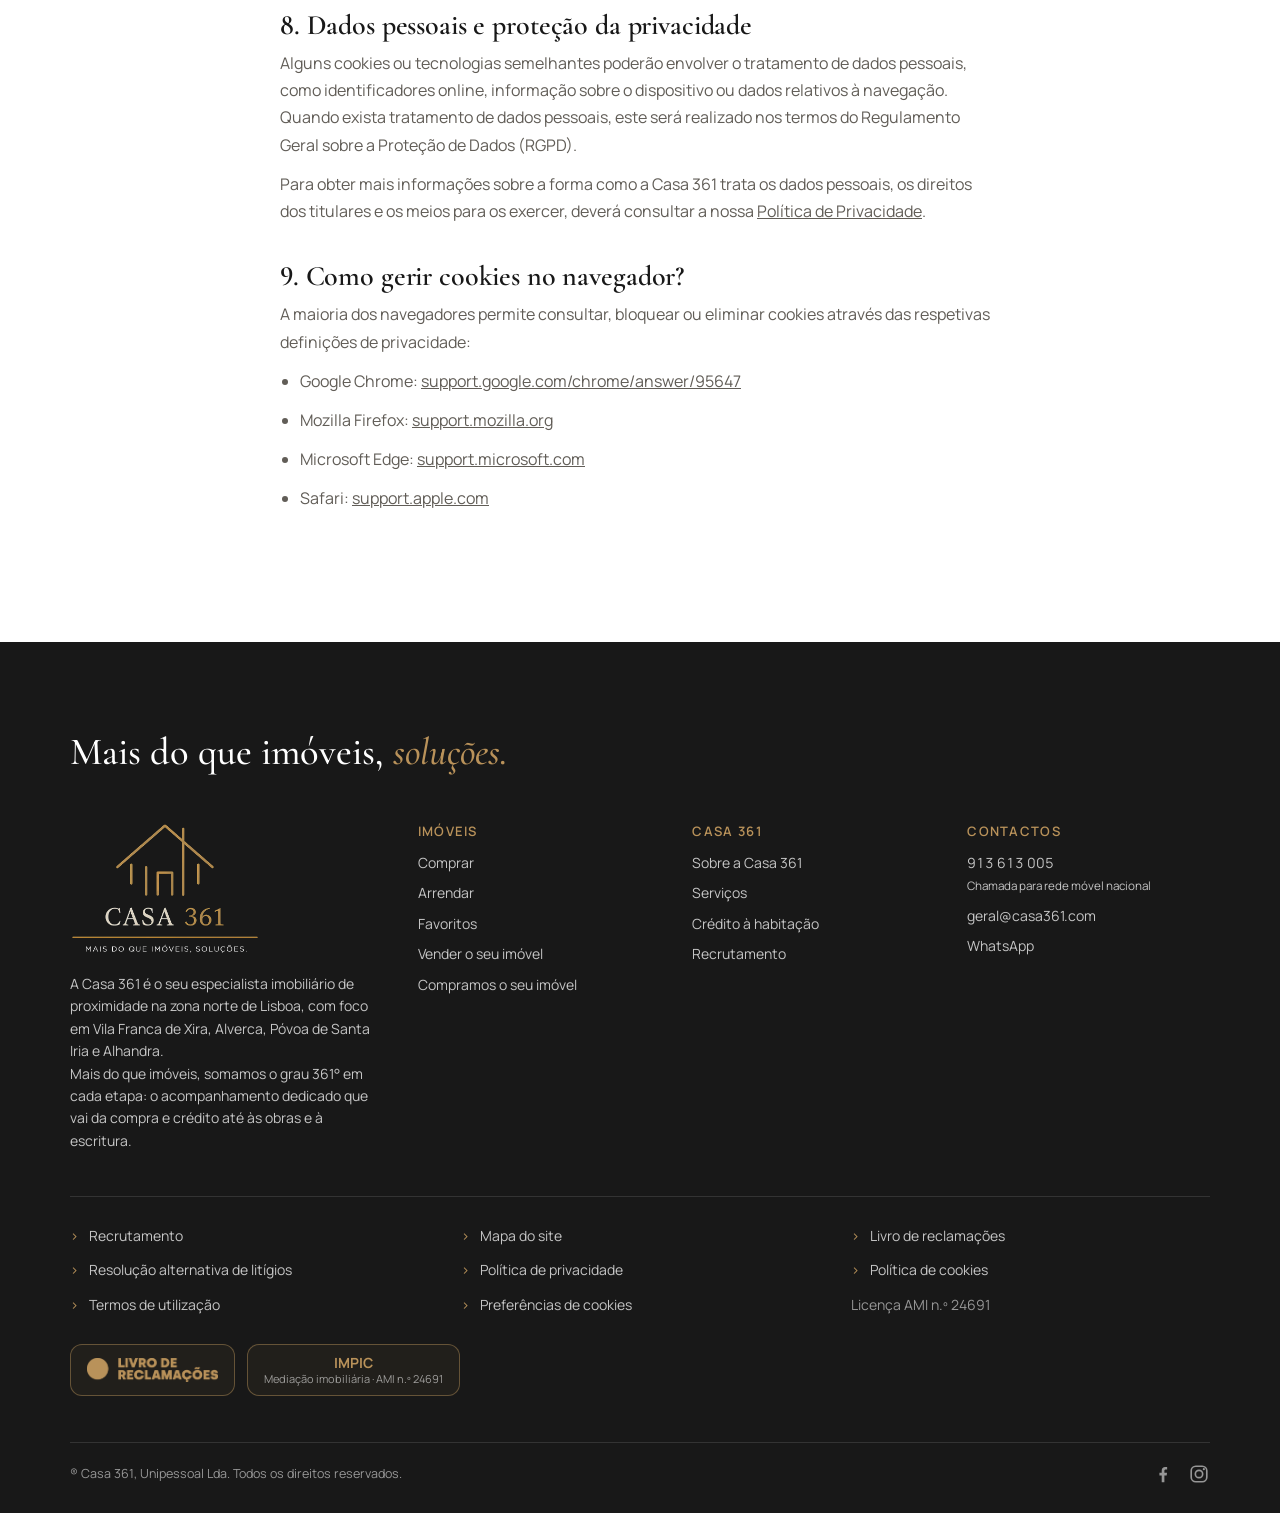
<file: src/cookies.html>
<!doctype html>
<html lang="pt-PT">
<head>
<meta charset="utf-8">
<meta name="viewport" content="width=device-width, initial-scale=1">
<link rel="icon" type="image/png" href="img/favicon-48.png">
<link rel="apple-touch-icon" href="img/apple-touch-icon.png">
<link rel="canonical" href="https://www.casa361.com/cookies">
<meta property="og:type" content="website">
<meta property="og:site_name" content="Casa 361">
<meta property="og:locale" content="pt_PT">
<meta property="og:title" content="Política de Cookies · Casa 361">
<meta property="og:description" content="Que cookies e tecnologias semelhantes o website da Casa 361 utiliza, para quê, e como gerir as suas preferências.">
<meta property="og:image" content="https://www.casa361.com/img/hero-tejo.jpg">
<meta name="twitter:card" content="summary_large_image">
<meta property="og:url" content="https://www.casa361.com/cookies">
<title>Política de Cookies · Casa 361</title>
<meta name="description" content="Que cookies e tecnologias semelhantes o website da Casa 361 utiliza, para quê, e como gerir as suas preferências.">
<link rel="preconnect" href="https://fonts.googleapis.com"><link rel="preconnect" href="https://fonts.gstatic.com" crossorigin>
<link rel="stylesheet" href="https://fonts.googleapis.com/css2?family=Cormorant+Garamond:ital,wght@0,500;0,600;1,500&family=Manrope:wght@400;500;600;700&display=swap">
<link rel="stylesheet" href="styles.css">
</head>
<body data-page="cookies">
<a class="skip" href="#main">Saltar para o conteúdo</a>
<header id="top"></header>

<main id="main">
  <section class="page-head">
    <div class="wrap">
      <p class="kicker">Informação legal</p>
      <h1>Política de Cookies</h1>
    </div>
  </section>
  <section class="sec">
    <div class="wrap legal-text">
      <p><em>Última atualização: novembro de 2026</em></p>
      <h2>1. O que são cookies?</h2>
      <p>Os cookies são pequenos ficheiros de texto que são armazenados no dispositivo do utilizador (computador, telemóvel ou tablet) quando visita um website.</p>
      <p>Estes ficheiros permitem reconhecer o dispositivo em visitas posteriores, guardar determinadas preferências, assegurar funcionalidades do website e, quando autorizado, recolher informação sobre a utilização do mesmo.</p>
      <p>Para efeitos desta Política, a expressão «cookies» abrange também tecnologias semelhantes que permitem armazenar informação ou aceder a informação armazenada no dispositivo do utilizador, como o armazenamento local do navegador.</p>
      <h2>2. Quem é responsável pela utilização de cookies?</h2>
      <p><strong>CASA 361 UNIPESSOAL, LDA.</strong><br>
      NIPC: 518426068<br>
      Sede: Rua Joaquim Luís Chico, n.º 3, 2600-782 São João dos Montes<br>
      Licença de mediação imobiliária AMI n.º 24691<br>
      E-mail: <a href="mailto:geral@casa361.com">geral@casa361.com</a><br>
      Telefone: 913 613 005</p>
      <h2>3. Para que servem os cookies?</h2>
      <p>De forma geral, os cookies podem ter as seguintes finalidades:</p>
      <ul>
        <li><strong>Cookies estritamente necessários:</strong> permitem o funcionamento técnico e seguro do website, a navegação e a utilização das funcionalidades essenciais.</li>
        <li><strong>Cookies de preferências ou funcionalidade:</strong> permitem guardar escolhas do utilizador, como determinadas definições de navegação.</li>
        <li><strong>Cookies estatísticos ou analíticos:</strong> permitem compreender como os visitantes utilizam o website e melhorar o seu desempenho.</li>
        <li><strong>Cookies de marketing ou publicidade:</strong> podem ser utilizados para medir campanhas ou apresentar publicidade relevante.</li>
        <li><strong>Cookies de terceiros:</strong> podem ser instalados por serviços externos integrados no website, por exemplo mapas ou vídeos.</li>
      </ul>
      <p>Neste website, a Casa 361 utiliza apenas cookies e tecnologias estritamente necessários e, com o seu consentimento, conteúdos de terceiros (mapa e vídeos). Não utiliza cookies estatísticos nem de marketing.</p>
      <h2>4. Que cookies são utilizados neste website?</h2>
      <div class="table-scroll"><table>
        <thead><tr><th>Cookie ou tecnologia</th><th>Entidade responsável</th><th>Finalidade</th><th>Duração</th><th>Categoria</th></tr></thead>
        <tbody>
          <tr><td>c361-consent (armazenamento local)</td><td>Casa 361</td><td>Guardar a sua escolha sobre cookies</td><td>Até alterar a escolha ou apagar os dados do navegador</td><td>Estritamente necessário</td></tr>
          <tr><td>c361-fav (armazenamento local)</td><td>Casa 361</td><td>Guardar os imóveis que marcou como favoritos, apenas neste navegador</td><td>Até os retirar ou apagar os dados do navegador</td><td>Estritamente necessário (funcionalidade pedida pelo utilizador)</td></tr>
          <tr><td>Cookies do Google Maps</td><td>Google Ireland Limited</td><td>Mostrar o mapa da sede nas páginas Sobre a Casa 361 e Contactos</td><td>Definida pela Google</td><td>Terceiros (só com consentimento)</td></tr>
          <tr><td>Cookies do YouTube ou do Vimeo</td><td>Google Ireland Limited / Vimeo.com, Inc.</td><td>Mostrar o vídeo de um imóvel, quando existe</td><td>Definida pelo fornecedor</td><td>Terceiros (só com consentimento)</td></tr>
        </tbody>
      </table></div>
      <p>O mapa dos imóveis (OpenFreeMap, com dados do OpenStreetMap, e imagens de satélite da Esri) e os tipos de letra (Google Fonts) são carregados sem cookies. Para enviar estes conteúdos, os respetivos servidores recebem o endereço IP do dispositivo.</p>
      <p>Esta lista é atualizada sempre que sejam adicionadas, removidas ou alteradas ferramentas, serviços ou funcionalidades que utilizem cookies ou tecnologias semelhantes.</p>
      <h2>5. Consentimento para a utilização de cookies</h2>
      <p>Os cookies estritamente necessários ao funcionamento do website podem ser utilizados sem consentimento prévio, nos termos legalmente aplicáveis.</p>
      <p>A utilização de cookies não essenciais depende do consentimento prévio do utilizador sempre que este seja exigido por lei. Quando acede ao website pela primeira vez, o utilizador pode aceitar todos os cookies, rejeitar os cookies não essenciais ou personalizar as suas preferências, escolhendo as categorias que pretende autorizar.</p>
      <p>A ausência de escolha ou a simples continuação da navegação não é considerada consentimento. Os conteúdos de terceiros permanecem bloqueados até que o utilizador manifeste uma escolha válida.</p>
      <h2>6. Como alterar ou retirar o consentimento?</h2>
      <p>O utilizador pode, a qualquer momento, alterar as suas preferências ou retirar o consentimento anteriormente concedido, através da opção <a href="#cookies">«Preferências de cookies»</a>, disponível no rodapé do website.</p>
      <p>A alteração ou retirada do consentimento não compromete a possibilidade de continuar a utilizar as funcionalidades essenciais do website, nem afeta a licitude da utilização de cookies realizada antes dessa retirada, quando baseada num consentimento válido.</p>
      <p>O utilizador poderá também gerir ou eliminar cookies através das definições do navegador de internet que utiliza. No entanto, a desativação de determinados cookies poderá afetar algumas funcionalidades do website.</p>
      <h2>7. Cookies de terceiros</h2>
      <p>O mapa do Google Maps e os vídeos dos imóveis são disponibilizados por terceiros, que poderão utilizar cookies ou tecnologias semelhantes. A utilização destes serviços poderá implicar o tratamento de informação por essas entidades, nos termos das respetivas políticas de privacidade e cookies, e depende do consentimento prévio do utilizador.</p>
      <h2>8. Dados pessoais e proteção da privacidade</h2>
      <p>Alguns cookies ou tecnologias semelhantes poderão envolver o tratamento de dados pessoais, como identificadores online, informação sobre o dispositivo ou dados relativos à navegação. Quando exista tratamento de dados pessoais, este será realizado nos termos do Regulamento Geral sobre a Proteção de Dados (RGPD).</p>
      <p>Para obter mais informações sobre a forma como a Casa 361 trata os dados pessoais, os direitos dos titulares e os meios para os exercer, deverá consultar a nossa <a href="privacidade.html">Política de Privacidade</a>.</p>
      <h2>9. Como gerir cookies no navegador?</h2>
      <p>A maioria dos navegadores permite consultar, bloquear ou eliminar cookies através das respetivas definições de privacidade:</p>
      <ul>
        <li>Google Chrome: <a href="https://support.google.com/chrome/answer/95647" target="_blank" rel="noopener">support.google.com/chrome/answer/95647</a></li>
        <li>Mozilla Firefox: <a href="https://support.mozilla.org/pt-PT/kb/limpar-cookies-e-dados-de-sites-no-firefox" target="_blank" rel="noopener">support.mozilla.org</a></li>
        <li>Microsoft Edge: <a href="https://support.microsoft.com/pt-pt/microsoft-edge" target="_blank" rel="noopener">support.microsoft.com</a></li>
        <li>Safari: <a href="https://support.apple.com/pt-pt/" target="_blank" rel="noopener">support.apple.com</a></li>
      </ul>
    </div>
  </section>
</main>

<footer id="foot"></footer>
<script src="config.js"></script>
<script src="listings.js"></script>
<script src="chrome.js"></script>
</body>
</html>
</file>
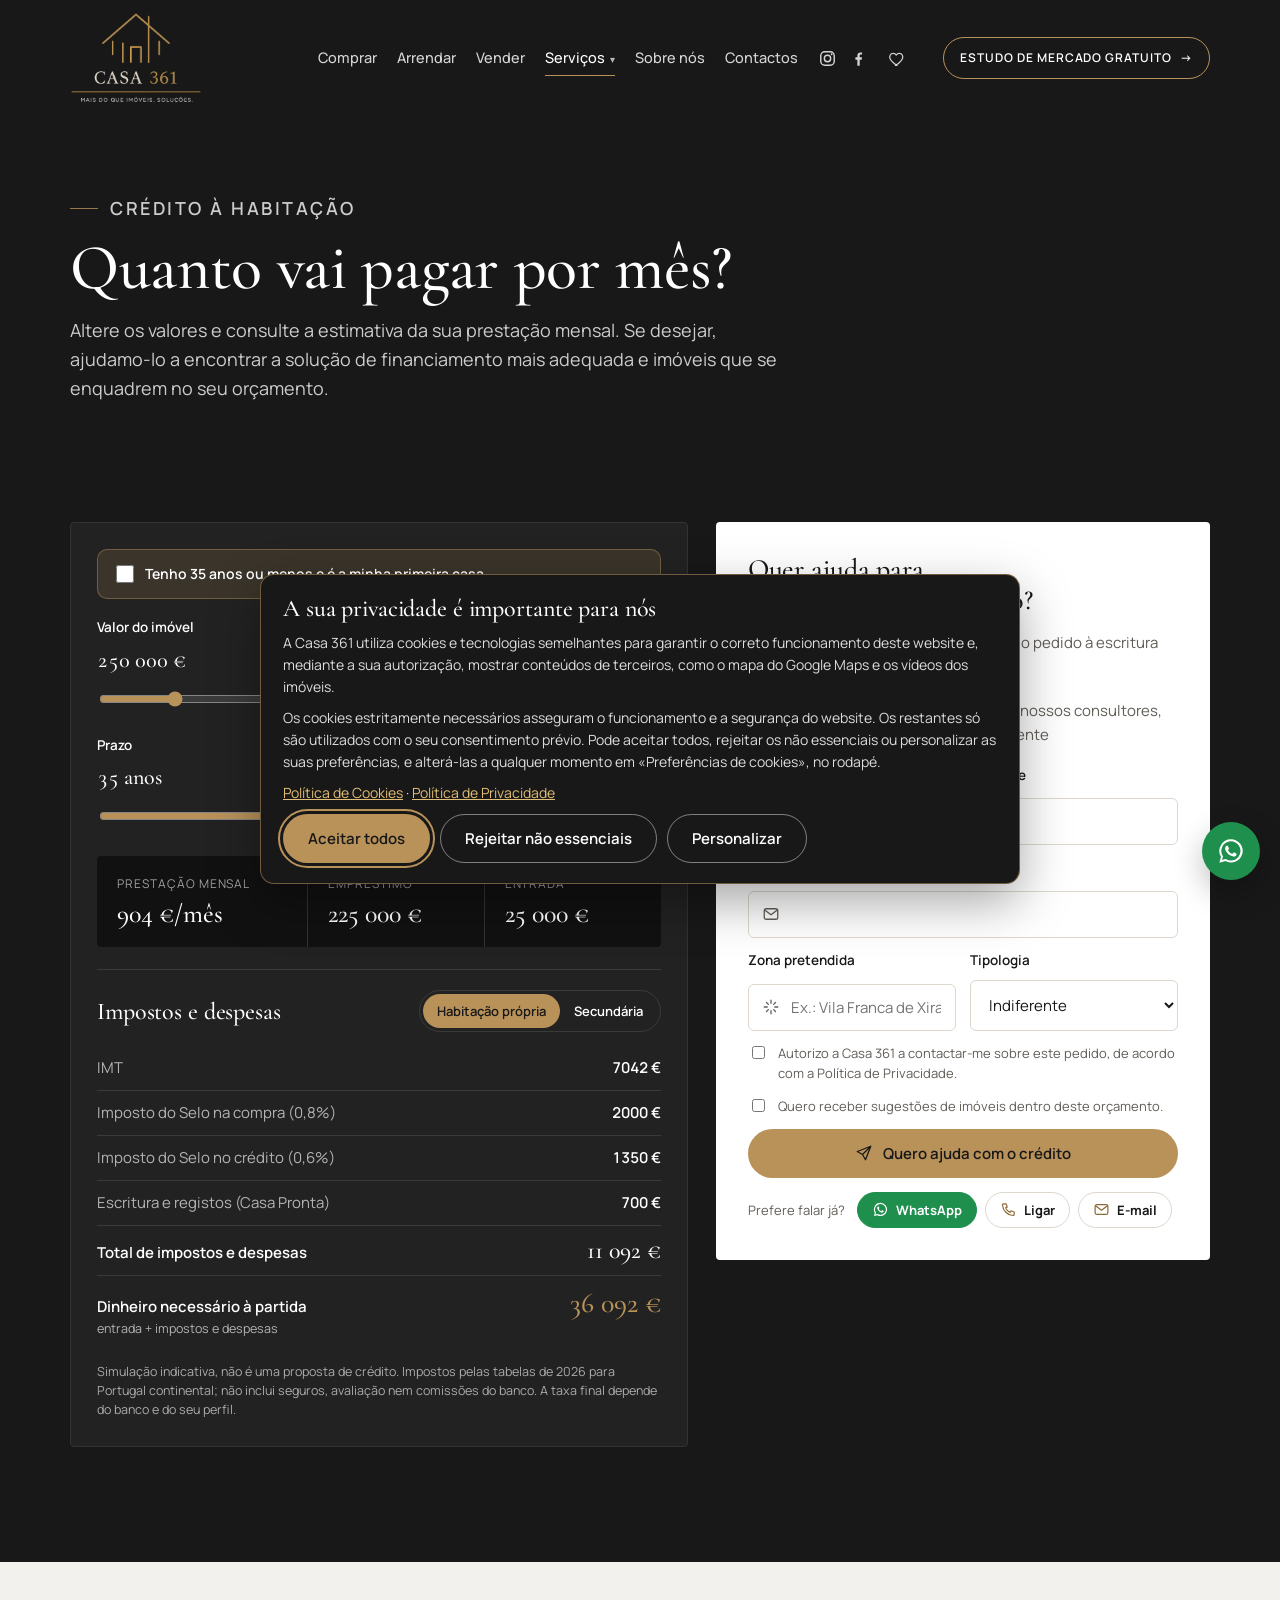
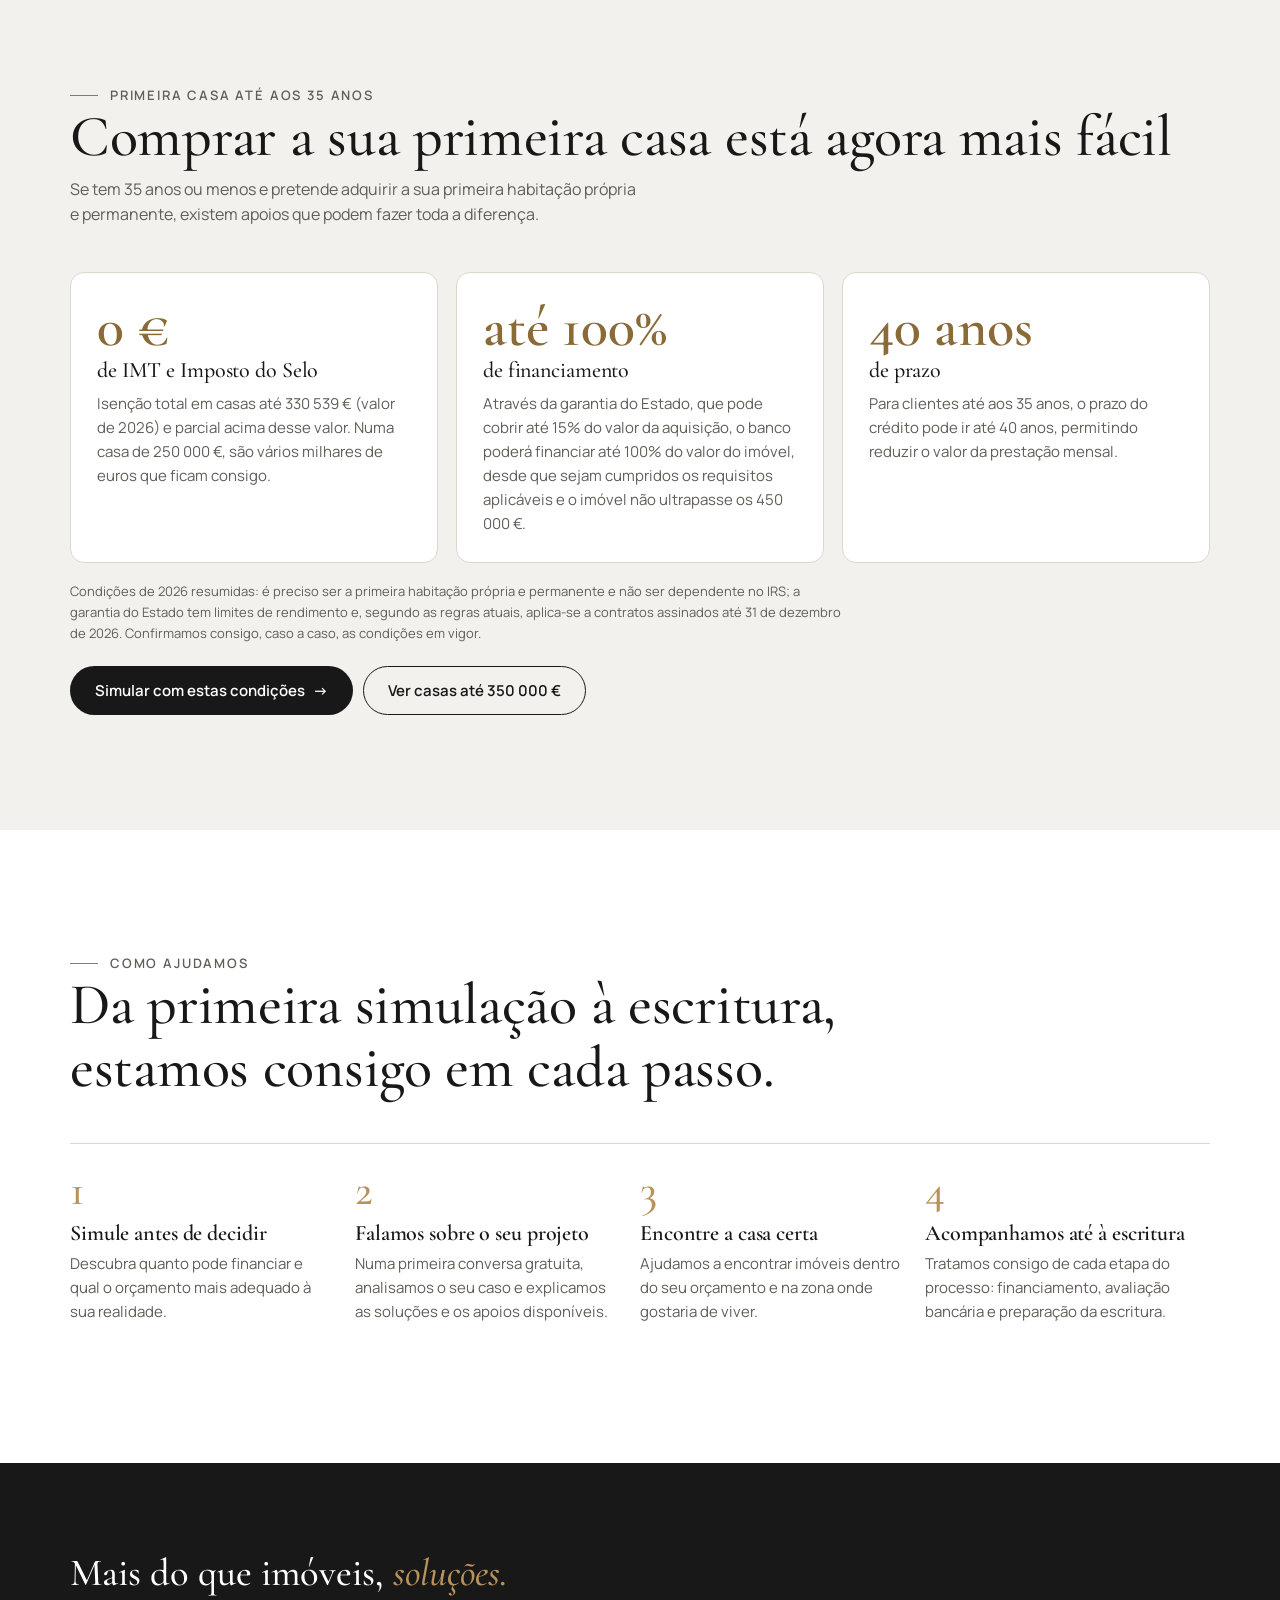
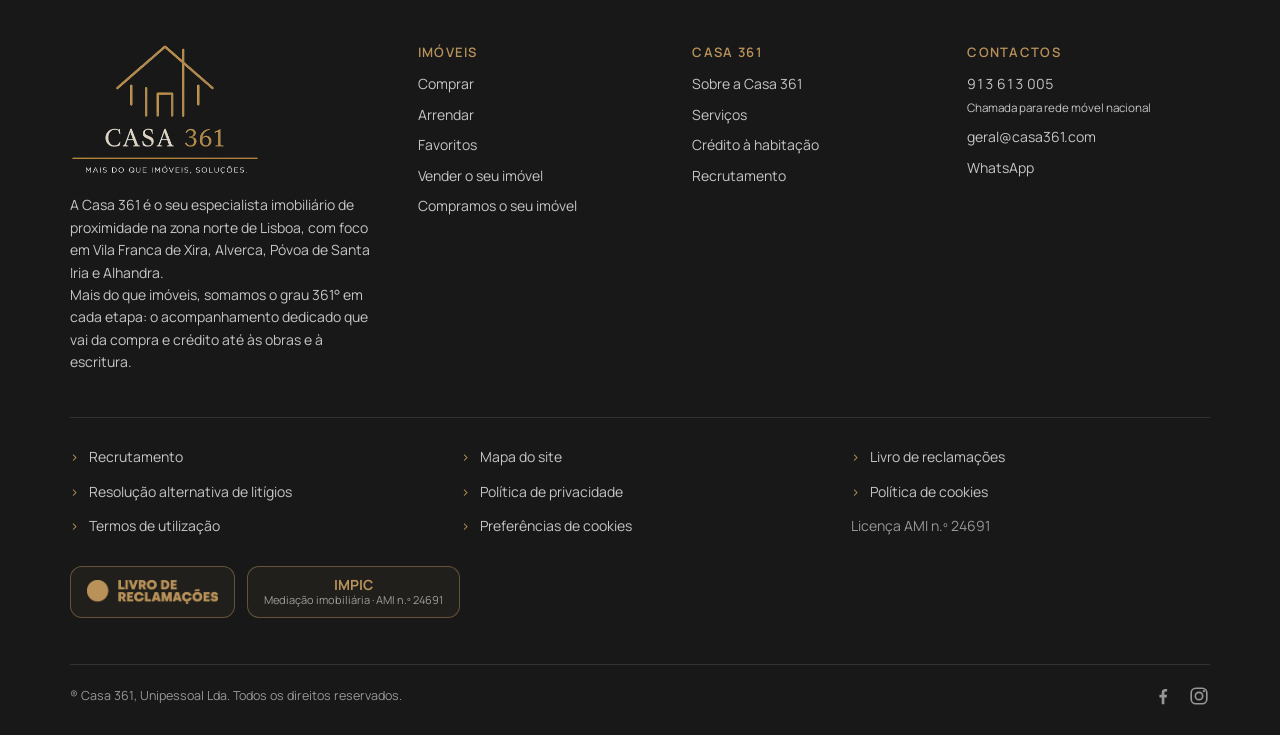
<file: src/credito.html>
<!doctype html>
<html lang="pt-PT">
<head>
<meta charset="utf-8">
<meta name="viewport" content="width=device-width, initial-scale=1">
<link rel="icon" type="image/png" href="img/favicon-48.png">
<link rel="apple-touch-icon" href="img/apple-touch-icon.png">
<link rel="canonical" href="https://www.casa361.com/credito">
<meta property="og:type" content="website">
<meta property="og:site_name" content="Casa 361">
<meta property="og:locale" content="pt_PT">
<meta property="og:title" content="Simulador de crédito à habitação · Casa 361">
<meta property="og:description" content="Simule a prestação do crédito habitação e saiba o que muda na primeira casa até aos 35 anos: isenção de IMT e Imposto do Selo e garantia do Estado. Casa 361, zona norte de Lisboa.">
<meta property="og:image" content="https://www.casa361.com/img/hero-tejo.jpg">
<meta name="twitter:card" content="summary_large_image">
<meta property="og:url" content="https://www.casa361.com/credito">
<title>Simulador de crédito à habitação · Casa 361</title>
<meta name="description" content="Simule a prestação do crédito habitação e saiba o que muda na primeira casa até aos 35 anos: isenção de IMT e Imposto do Selo e garantia do Estado. Casa 361, zona norte de Lisboa.">
<link rel="preconnect" href="https://fonts.googleapis.com"><link rel="preconnect" href="https://fonts.gstatic.com" crossorigin>
<link rel="stylesheet" href="https://fonts.googleapis.com/css2?family=Cormorant+Garamond:ital,wght@0,500;0,600;1,500&family=Manrope:wght@400;500;600;700&display=swap">
<link rel="stylesheet" href="styles.css">
</head>
<body data-page="credito">
<a class="skip" href="#main">Saltar para o conteúdo</a>
<header id="top"></header>

<main id="main">
  <section class="page-head">
    <div class="wrap">
      <p class="kicker">Crédito à habitação</p>
      <h1>Quanto vai pagar por mês?</h1>
      <p>Altere os valores e consulte a estimativa da sua prestação mensal. Se desejar, ajudamo-lo a encontrar a solução de financiamento mais adequada e imóveis que se enquadrem no seu orçamento.</p>
    </div>
  </section>

  <section class="sec dark" id="simulador" style="padding-top:clamp(40px,5vw,72px)">
    <div class="wrap">
      <div class="credit reveal">
        <div class="sim" id="sim">
          <label class="young-toggle"><input type="checkbox" id="s-young"><span>Tenho 35 anos ou menos e é a minha primeira casa</span></label>
          <div class="sim-grid">
            <label>Valor do imóvel <span class="v num" id="o-price"></span><input type="range" id="s-price" min="50000" max="800000" step="5000" value="250000"></label>
            <label>Entrada <span class="v num" id="o-down"></span><input type="range" id="s-down" min="10" max="60" step="1" value="10"></label>
            <label>Prazo <span class="v num" id="o-years"></span><input type="range" id="s-years" min="10" max="40" step="1" value="35"></label>
            <label>Taxa anual (TAN) <span class="v num" id="o-rate"></span><input type="range" id="s-rate" min="1.5" max="6" step="0.05" value="3.3"></label>
          </div>
          <div class="sim-out">
            <div><small>Prestação mensal</small><strong class="num" id="r-pay"></strong></div>
            <div><small>Empréstimo</small><strong class="num" id="r-loan"></strong></div>
            <div><small>Entrada</small><strong class="num" id="r-down"></strong></div>
          </div>
          <div class="sim-costs">
            <div class="sim-costs-head">
              <h3>Impostos e despesas</h3>
              <div class="sim-seg" role="radiogroup" aria-label="Tipo de habitação">
                <label><input type="radio" name="s-home" value="own" checked><span>Habitação própria</span></label>
                <label><input type="radio" name="s-home" value="second"><span>Secundária</span></label>
              </div>
            </div>
            <dl class="sim-rows">
              <div><dt>IMT</dt><dd class="num" id="c-imt"></dd></div>
              <div><dt>Imposto do Selo na compra (0,8%)</dt><dd class="num" id="c-selo"></dd></div>
              <div><dt>Imposto do Selo no crédito (0,6%)</dt><dd class="num" id="c-selo-loan"></dd></div>
              <div><dt>Escritura e registos (Casa Pronta)</dt><dd class="num" id="c-reg"></dd></div>
              <div class="tot"><dt>Total de impostos e despesas</dt><dd class="num" id="c-total"></dd></div>
              <div class="need"><dt>Dinheiro necessário à partida <small>entrada + impostos e despesas</small></dt><dd class="num" id="c-need"></dd></div>
            </dl>
          </div>
          <p class="sim-note">Simulação indicativa, não é uma proposta de crédito. Impostos pelas tabelas de 2026 para Portugal continental; não inclui seguros, avaliação nem comissões do banco. A taxa final depende do banco e do seu perfil.</p>
        </div>
        <div class="credit-help">
          <h3>Quer ajuda para encontrar financiamento?</h3>
          <ul class="ticks"><li>Acompanhamento personalizado, do pedido à escritura</li><li>Imóveis dentro do seu orçamento</li><li>Uma chamada gratuita com um dos nossos consultores, no horário que lhe for mais conveniente</li></ul>
          <form class="form" novalidate data-lead="credito">
            <div class="hide-sent" style="display:grid;gap:12px">
              <div class="row"><label>Nome<input name="name" required autocomplete="name"></label><label>Telefone<input name="phone" type="tel" required autocomplete="tel"></label></div>
              <label>E-mail<input name="email" type="email" required autocomplete="email"></label>
              <div class="row"><label>Zona pretendida<input name="zone" placeholder="Ex.: Vila Franca de Xira"></label><label>Tipologia<select name="tip"><option value="">Indiferente</option><option>T1</option><option>T2</option><option>T3</option><option>T4 ou mais</option><option>Moradia</option></select></label></div>
              <input type="hidden" name="Valor do imóvel" id="h-price"><input type="hidden" name="Entrada disponível" id="h-down"><input type="hidden" name="Prestação estimada" id="h-pay"><input type="hidden" name="Prazo e taxa" id="h-terms"><input type="hidden" name="Data da simulação" id="h-date">
              <label class="check"><input type="checkbox" required> Autorizo a Casa 361 a contactar-me sobre este pedido, de acordo com a Política de Privacidade.</label>
              <label class="check"><input type="checkbox" name="Aceita sugestões de imóveis por email" value="Sim"> Quero receber sugestões de imóveis dentro deste orçamento.</label>
              <button class="btn btn-gold" type="submit">Quero ajuda com o crédito</button>
            </div>
            <p class="ok" role="status">Obrigado! Enviámos-lhe um e-mail com a simulação. Um dos nossos consultores entrará em contacto consigo para agendar uma chamada.</p>
          </form>
        </div>
      </div>
    </div>
  </section>

  <!-- Primeira casa até aos 35 anos -->
  <section class="sec stone" id="jovem">
    <div class="wrap">
      <div class="sec-head reveal"><div><p class="kicker">Primeira casa até aos 35 anos</p><h2>Comprar a sua primeira casa está agora mais fácil</h2><p>Se tem 35 anos ou menos e pretende adquirir a sua primeira habitação própria e permanente, existem apoios que podem fazer toda a diferença.</p></div></div>
      <div class="young-cards reveal">
        <article><b>0 €</b><h3>de IMT e Imposto do Selo</h3><p>Isenção total em casas até 330 539 € (valor de 2026) e parcial acima desse valor. Numa casa de 250 000 €, são vários milhares de euros que ficam consigo.</p></article>
        <article><b>até 100%</b><h3>de financiamento</h3><p>Através da garantia do Estado, que pode cobrir até 15% do valor da aquisição, o banco poderá financiar até 100% do valor do imóvel, desde que sejam cumpridos os requisitos aplicáveis e o imóvel não ultrapasse os 450 000 €.</p></article>
        <article><b>40 anos</b><h3>de prazo</h3><p>Para clientes até aos 35 anos, o prazo do crédito pode ir até 40 anos, permitindo reduzir o valor da prestação mensal.</p></article>
      </div>
      <p class="young-fine">Condições de 2026 resumidas: é preciso ser a primeira habitação própria e permanente e não ser dependente no IRS; a garantia do Estado tem limites de rendimento e, segundo as regras atuais, aplica-se a contratos assinados até 31 de dezembro de 2026. Confirmamos consigo, caso a caso, as condições em vigor.</p>
      <p style="margin-top:22px;display:flex;gap:10px;flex-wrap:wrap"><a class="btn btn-ink" href="#simulador" id="go-young">Simular com estas condições <span class="arr" aria-hidden="true">→</span></a><a class="btn btn-line" href="imoveis.html?max=350000">Ver casas até 350 000 €</a></p>
    </div>
  </section>

  <!-- Como ajudamos -->
  <section class="sec">
    <div class="wrap">
      <div class="sec-head reveal"><div><p class="kicker">Como ajudamos</p><h2>Da primeira simulação à escritura, estamos consigo em cada passo.</h2></div></div>
      <ol class="steps reveal" style="padding:0">
        <li><h3>Simule antes de decidir</h3><p>Descubra quanto pode financiar e qual o orçamento mais adequado à sua realidade.</p></li>
        <li><h3>Falamos sobre o seu projeto</h3><p>Numa primeira conversa gratuita, analisamos o seu caso e explicamos as soluções e os apoios disponíveis.</p></li>
        <li><h3>Encontre a casa certa</h3><p>Ajudamos a encontrar imóveis dentro do seu orçamento e na zona onde gostaria de viver.</p></li>
        <li><h3>Acompanhamos até à escritura</h3><p>Tratamos consigo de cada etapa do processo: financiamento, avaliação bancária e preparação da escritura.</p></li>
      </ol>
    </div>
  </section>
</main>

<footer id="foot"></footer>
<script src="config.js"></script>
<script src="listings.js"></script>
<script>
  // Simulador: prestação pela fórmula da renda constante. "Até aos 35 anos" permite entrada desde 0% (garantia do Estado) e prazo até 40 anos.
  (function () {
    var $ = function (id) { return document.getElementById(id); };
    var eur = function (n) { return Math.round(n).toLocaleString('pt-PT') + ' €'; };
    function young() {
      var y = $('s-young').checked, d = $('s-down'), t = $('s-years');
      d.min = y ? 0 : 10; t.max = y ? 40 : 35;
      if (+d.value < +d.min) d.value = d.min; if (+t.value > +t.max) t.value = t.max;
      if (y && +d.value === 10) d.value = 0;
      if (y && +t.value === 35) t.value = 40;
      calc();
    }
    function calc() {
      var price = +$('s-price').value, pct = +$('s-down').value, years = +$('s-years').value, tan = +$('s-rate').value;
      var down = price * pct / 100, loan = price - down, r = tan / 100 / 12, n = years * 12;
      var pay = r ? loan * r / (1 - Math.pow(1 + r, -n)) : loan / n;
      $('o-price').textContent = eur(price); $('o-down').textContent = pct + '% · ' + eur(down);
      $('o-years').textContent = years + ' anos'; $('o-rate').textContent = tan.toFixed(2).replace('.', ',') + '%';
      $('r-pay').textContent = eur(pay) + '/mês'; $('r-loan').textContent = eur(loan); $('r-down').textContent = eur(down);
      var costs = C361.buyCosts(price, loan, { home: document.querySelector('input[name="s-home"]:checked').value, young: $('s-young').checked });
      $('c-imt').textContent = eur(costs.imt); $('c-selo').textContent = eur(costs.selo); $('c-selo-loan').textContent = eur(costs.seloLoan);
      $('c-reg').textContent = eur(costs.reg); $('c-total').textContent = eur(costs.total); $('c-need').textContent = eur(down + costs.total);
      $('h-price').value = eur(price); $('h-down').value = eur(down) + ' (' + pct + '%)'; $('h-pay').value = eur(pay) + '/mês';
      $('h-terms').value = years + ' anos, TAN ' + tan.toFixed(2).replace('.', ',') + '%' + ($('s-young').checked ? ', até 35 anos (primeira casa)' : '');
      $('h-date').value = new Date().toLocaleString('pt-PT');
    }
    ['s-price', 's-down', 's-years', 's-rate'].forEach(function (id) { $(id).addEventListener('input', calc); });
    $('s-young').addEventListener('change', young);
    Array.prototype.forEach.call(document.querySelectorAll('input[name="s-home"]'), function (x) { x.addEventListener('change', calc); });
    $('go-young').addEventListener('click', function () { $('s-young').checked = true; young(); });
    if (location.hash === '#jovem') { $('s-young').checked = true; young(); } else calc();
  })();
</script>
<script src="chrome.js"></script>
</body>
</html>
</file>
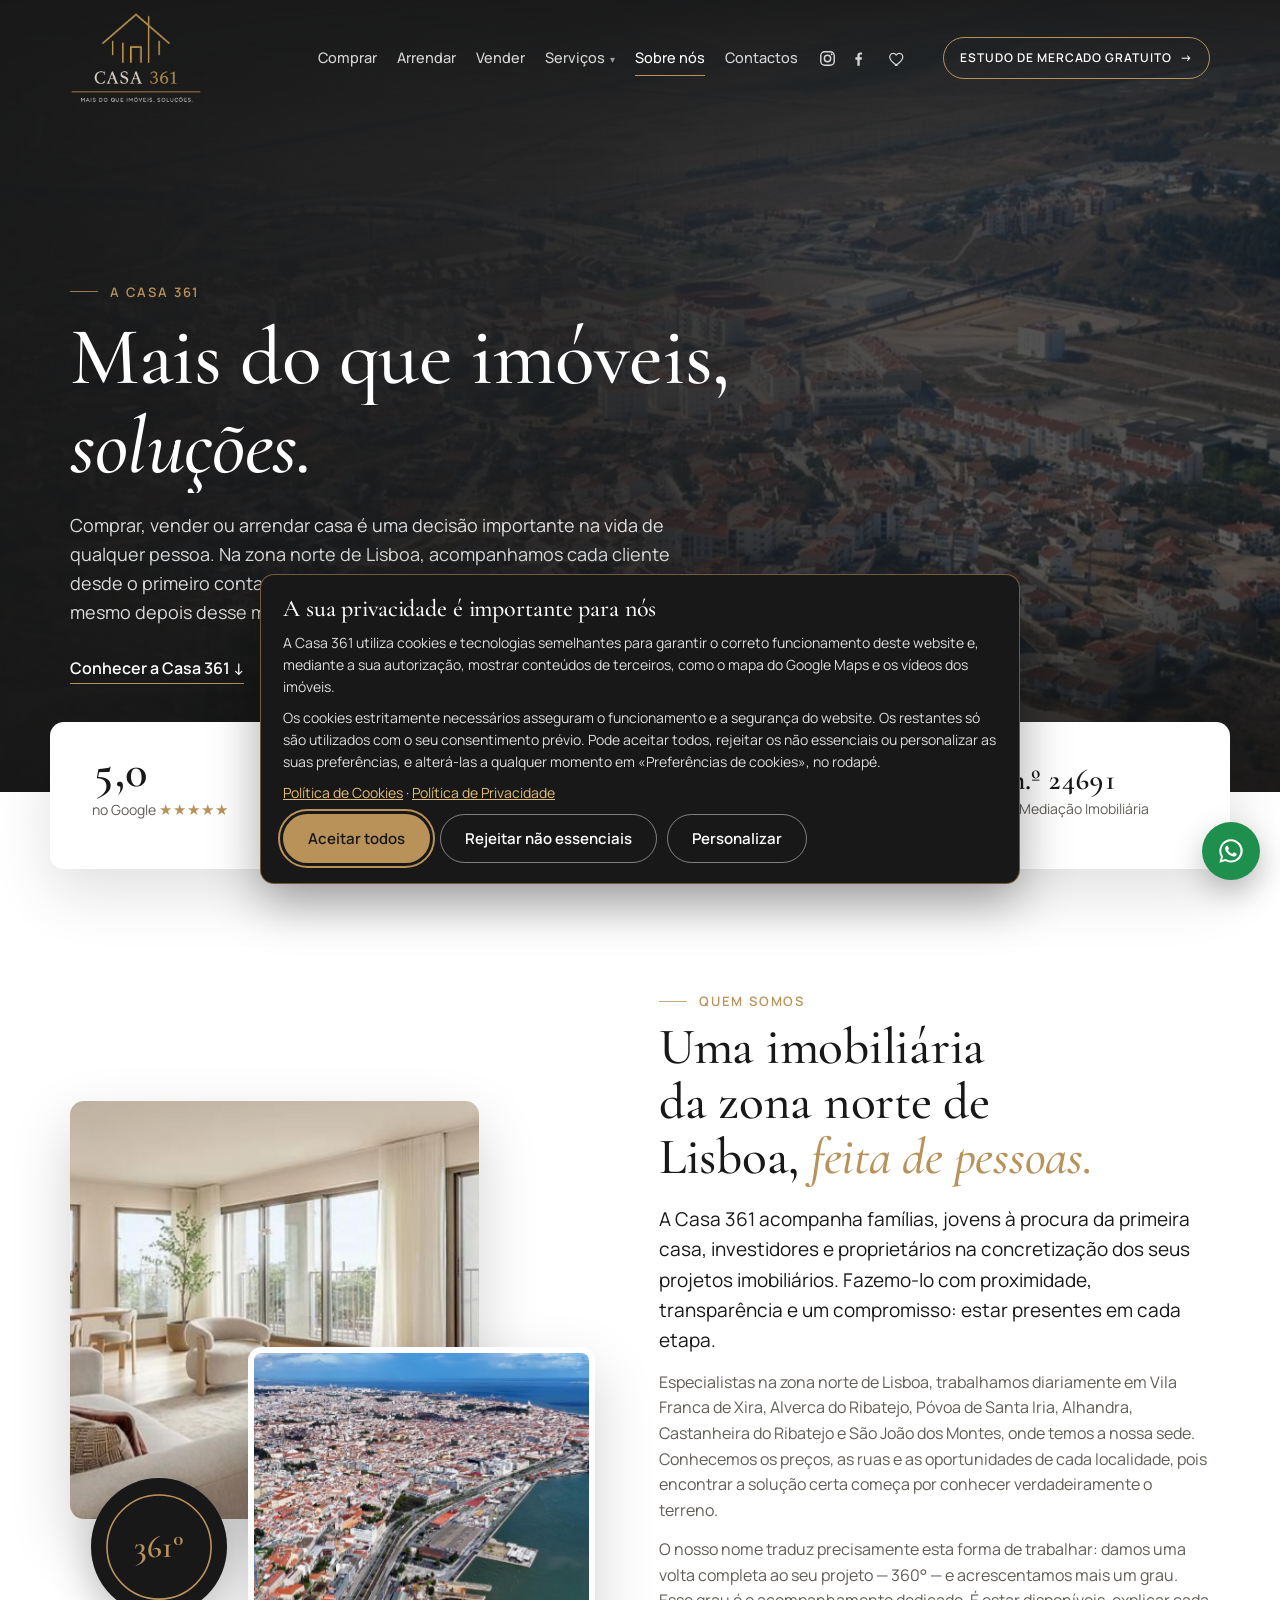
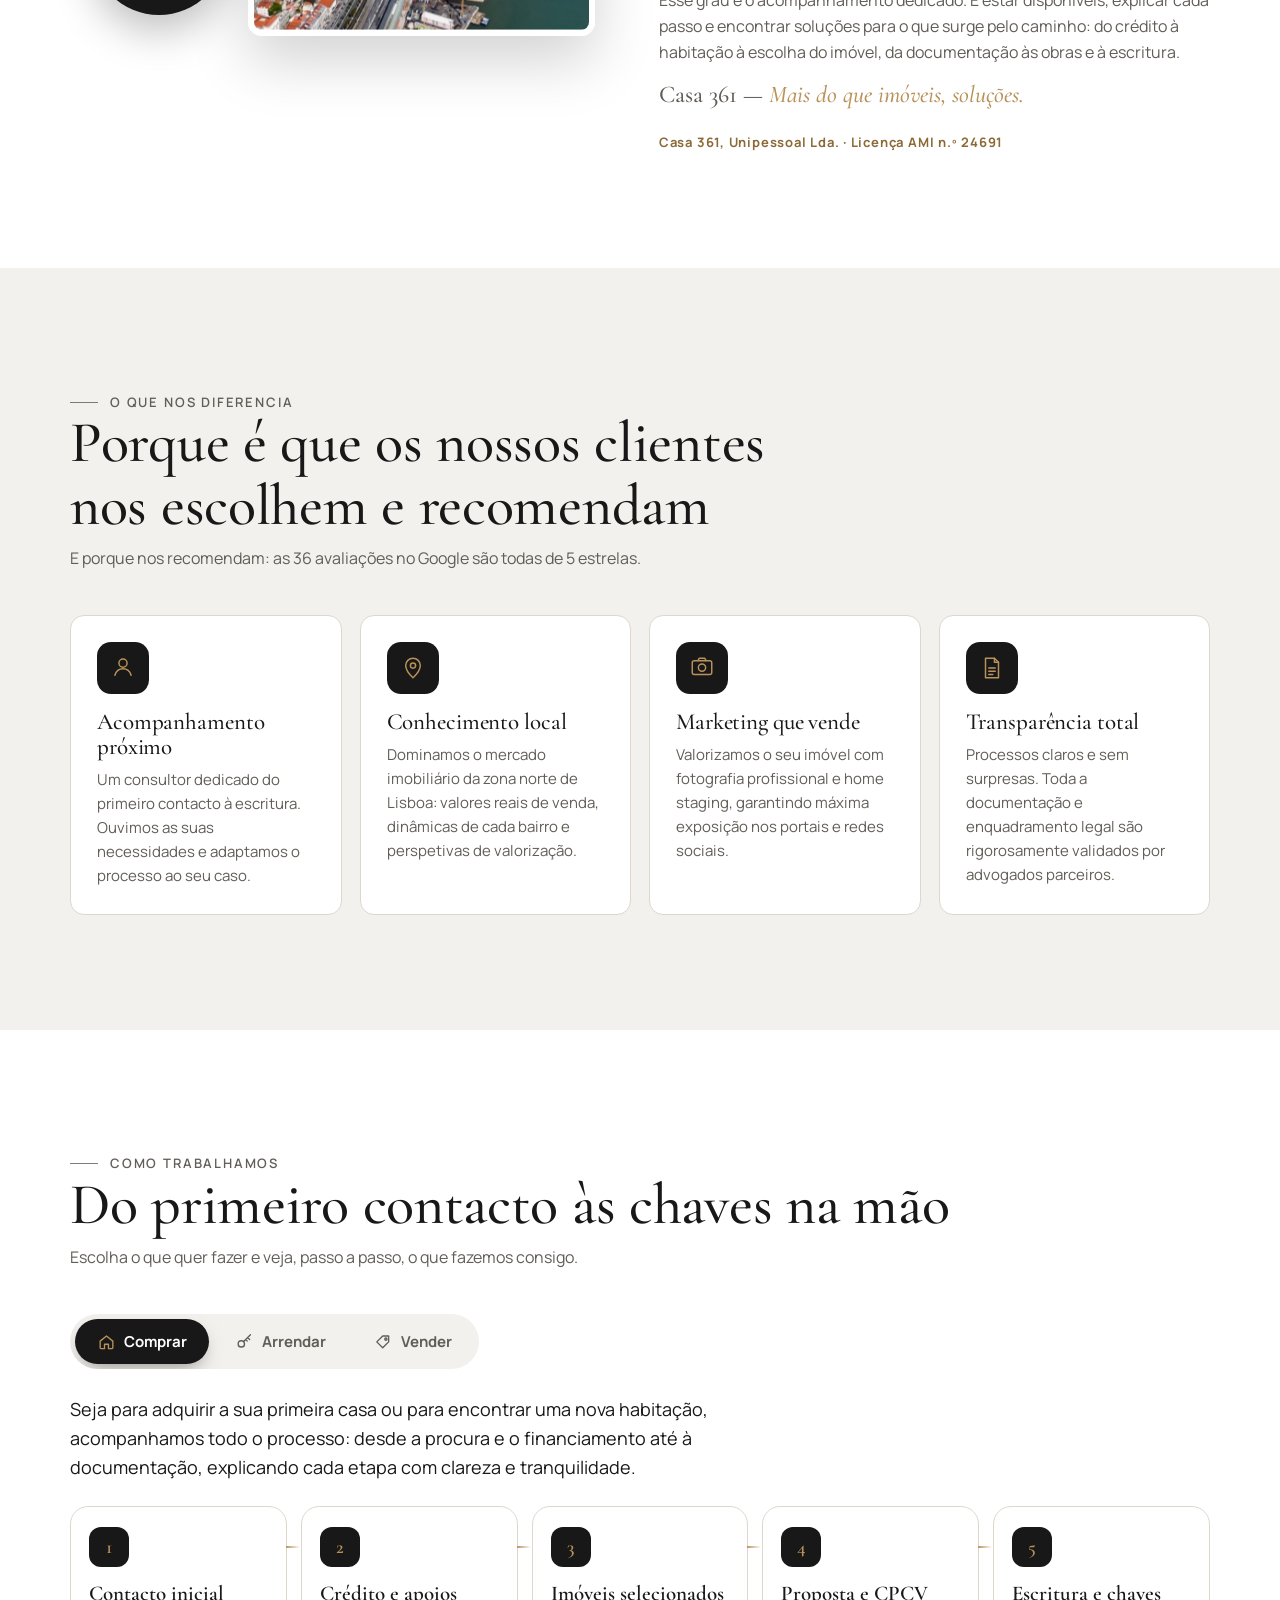
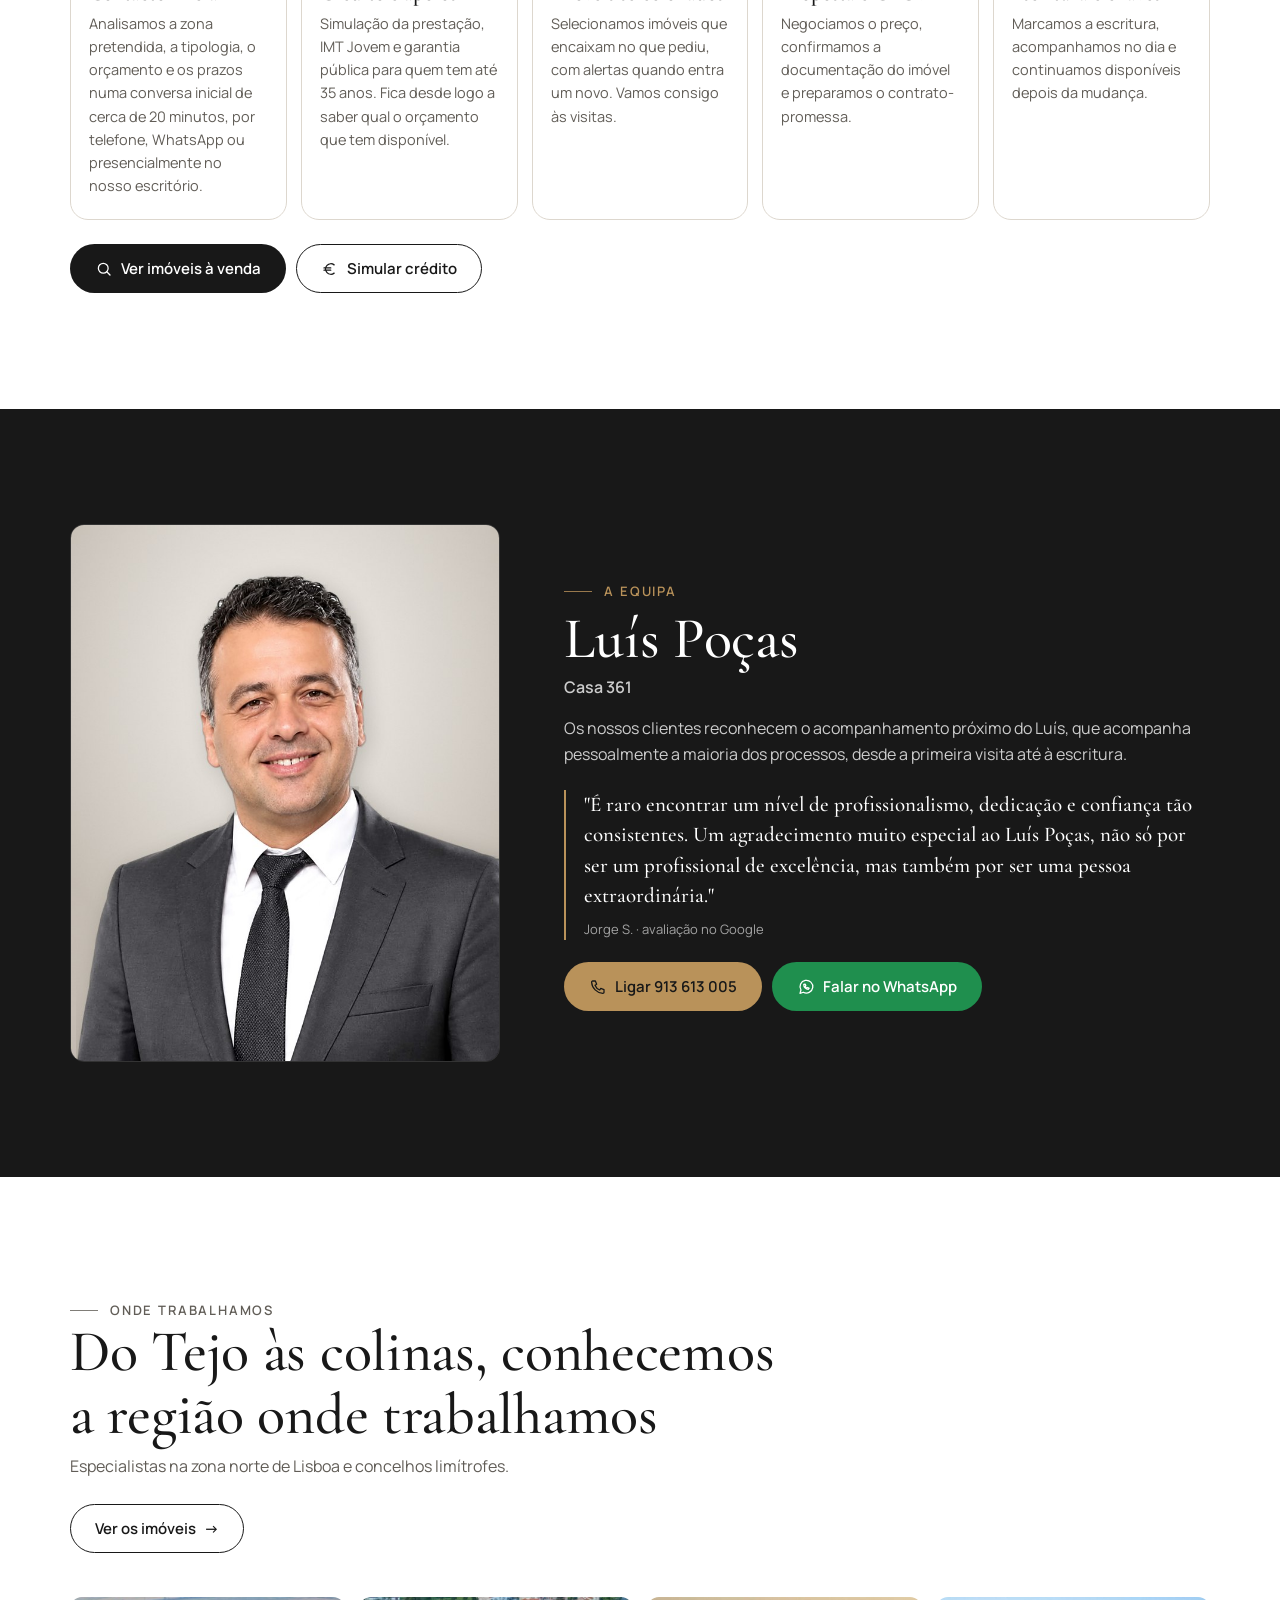
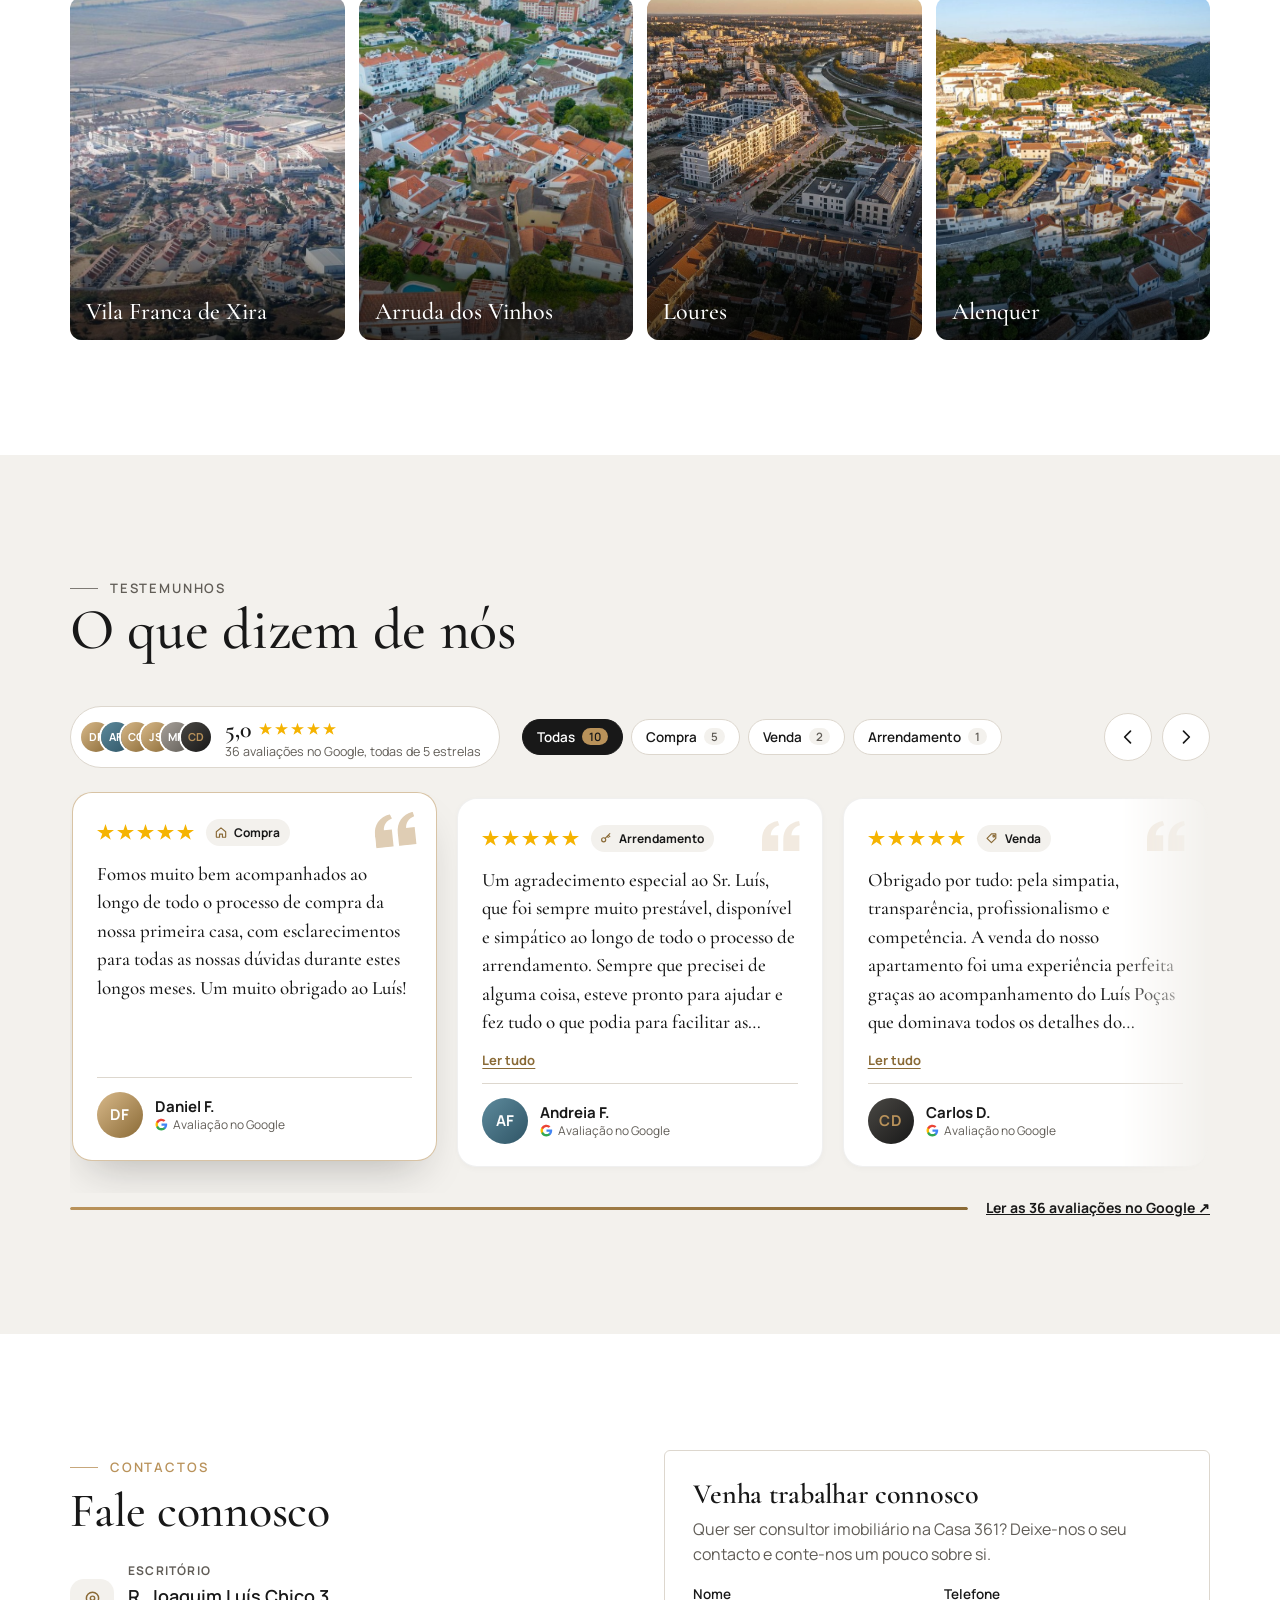
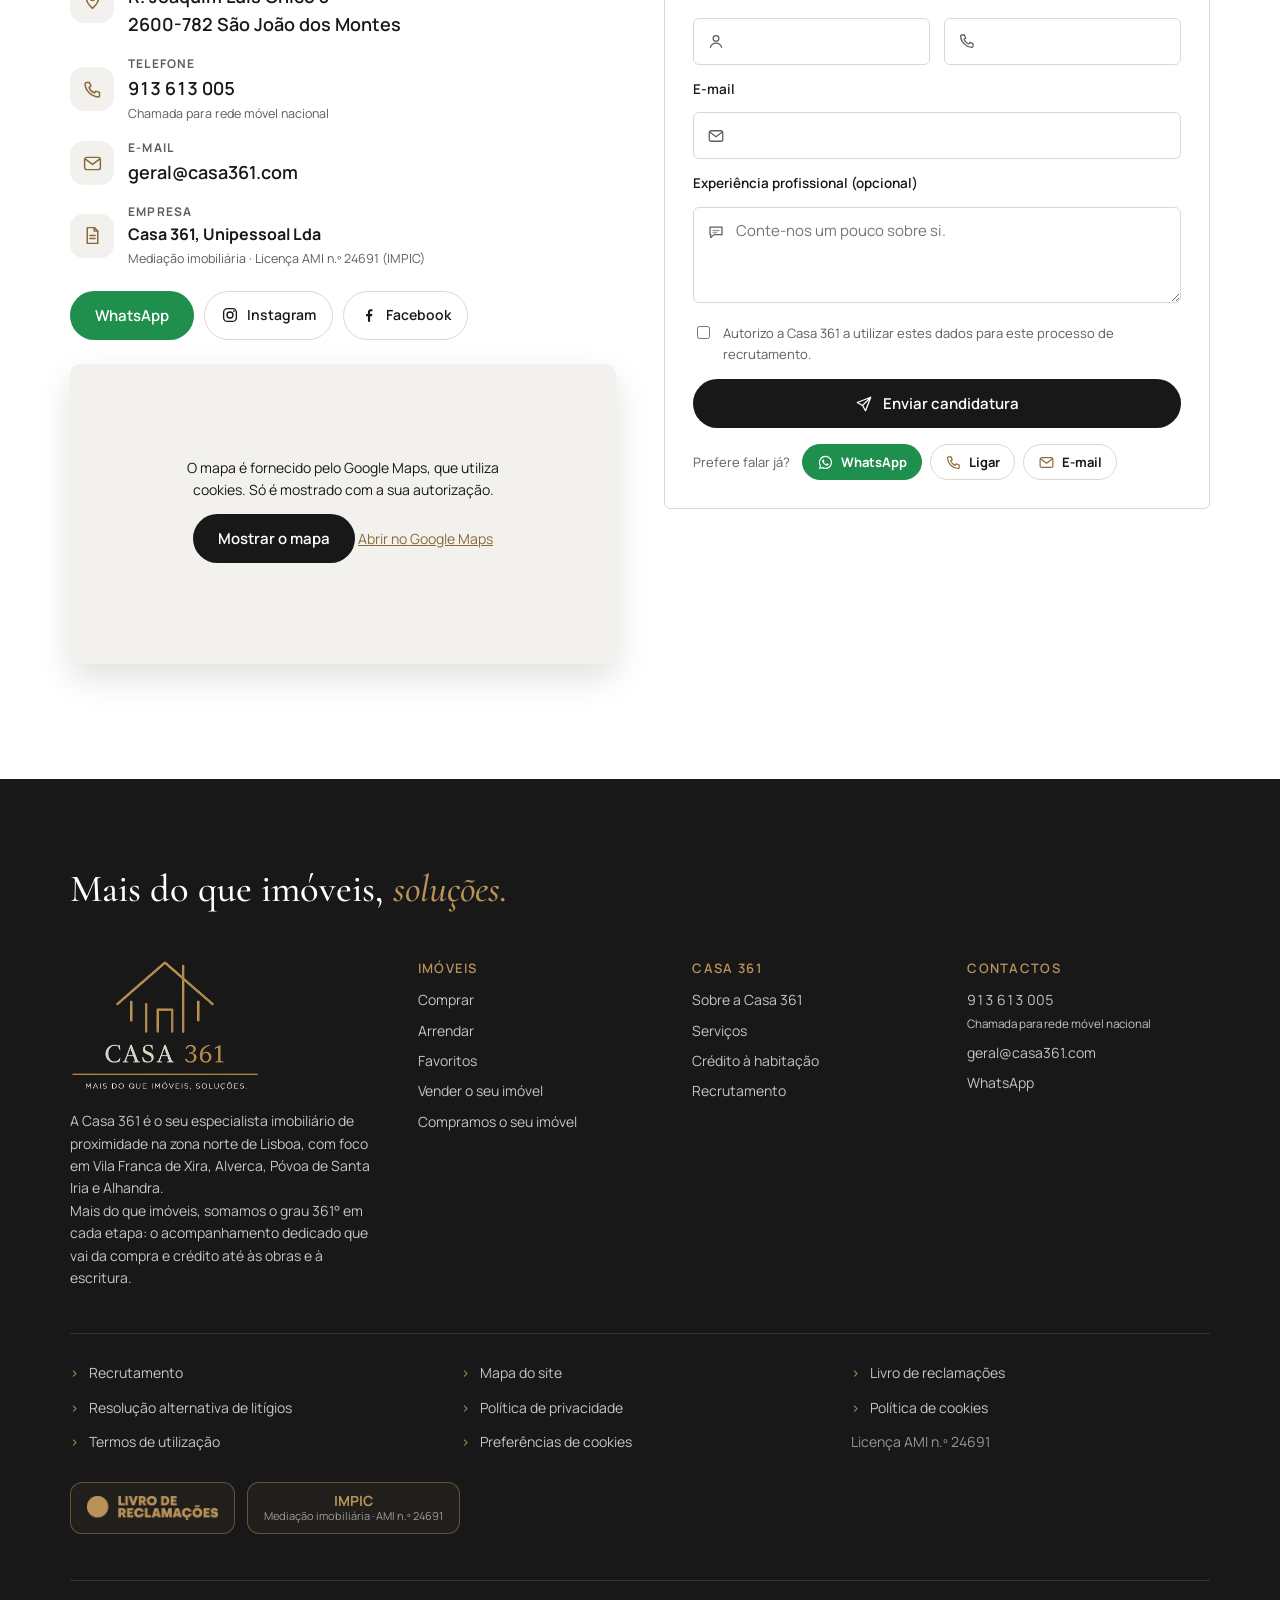
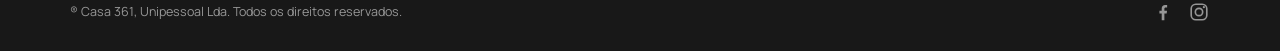
<file: src/empresa.html>
<!doctype html>
<html lang="pt-PT">
<head>
<meta charset="utf-8">
<meta name="viewport" content="width=device-width, initial-scale=1">
<link rel="icon" type="image/png" href="img/favicon-48.png">
<link rel="apple-touch-icon" href="img/apple-touch-icon.png">
<link rel="canonical" href="https://www.casa361.com/empresa">
<meta property="og:type" content="website">
<meta property="og:site_name" content="Casa 361">
<meta property="og:locale" content="pt_PT">
<meta property="og:title" content="Sobre a Casa 361 · Imobiliária em Vila Franca de Xira">
<meta property="og:description" content="Casa 361, imobiliária da zona norte de Lisboa: comprar, vender e arrendar com acompanhamento do início ao fim. 5,0 no Google. AMI 24691.">
<meta property="og:image" content="https://www.casa361.com/img/hero-tejo.jpg">
<meta name="twitter:card" content="summary_large_image">
<meta property="og:url" content="https://www.casa361.com/empresa">
<title>Sobre a Casa 361 · Imobiliária em Vila Franca de Xira</title>
<meta name="description" content="Casa 361, imobiliária da zona norte de Lisboa: comprar, vender e arrendar com acompanhamento do início ao fim. 5,0 no Google. AMI 24691.">
<link rel="preconnect" href="https://fonts.googleapis.com"><link rel="preconnect" href="https://fonts.gstatic.com" crossorigin>
<link rel="stylesheet" href="https://fonts.googleapis.com/css2?family=Cormorant+Garamond:ital,wght@0,500;0,600;1,500&family=Manrope:wght@400;500;600;700&display=swap">
<link rel="stylesheet" href="styles.css">
</head>
<body data-page="empresa" data-hero>
<a class="skip" href="#main">Saltar para o conteúdo</a>
<header id="top"></header>

<main id="main">
  <!-- Topo: imagem forte e a frase da marca, a entrar linha a linha -->
  <section class="hero svc-hero em-hero">
    <div class="hero-img" style="background-image:url('img/zona-vila-franca-de-xira.jpg');background-position:center 55%"></div>
    <div class="wrap">
      <div>
        <p class="kicker">A Casa 361</p>
        <h1><span class="ln"><span>Mais do que imóveis,</span></span><span class="ln"><span><em>soluções.</em></span></span></h1>
        <p class="lead">Comprar, vender ou arrendar casa é uma decisão importante na vida de qualquer pessoa. Na zona norte de Lisboa, acompanhamos cada cliente desde o primeiro contacto até à escritura e continuamos ao seu lado mesmo depois desse momento.</p>
        <p class="em-scroll"><a href="#historia">Conhecer a Casa 361 <span aria-hidden="true">↓</span></a></p>
      </div>
    </div>
  </section>

  <!-- Números -->
  <section class="em-nums wrap reveal" aria-label="A Casa 361 em números">
    <a href="https://www.google.com/maps?cid=11429435623754313206" target="_blank" rel="noopener"><strong><span class="count" data-to="5" data-dec="1">5,0</span></strong><span>no Google <span class="stars" aria-hidden="true">★★★★★</span></span></a>
    <div><strong><span class="count" data-to="36">36</span></strong><span>avaliações de clientes, todas de 5 estrelas</span></div>
    <div><strong><span class="count" data-to="361">361</span>°</strong><span>Uma volta completa ao seu projeto e mais um grau de dedicação.</span></div>
    <div><strong class="em-ami">AMI n.º 24691</strong><span>Licença de Mediação Imobiliária</span></div>
  </section>

  <!-- História -->
  <section class="sec" id="historia">
    <div class="wrap em-story">
      <div class="em-collage reveal" aria-hidden="true">
        <div class="em-ph a"><img data-parallax="0.06" src="img/casa-sala.jpg" alt=""></div>
        <div class="em-ph b"><img data-parallax="0.1" src="img/zona-lisboa.jpg" alt=""></div>
        <div class="em-ring">
          <svg viewBox="0 0 120 120"><circle cx="60" cy="60" r="52" fill="none" stroke="rgba(185,146,90,.25)" stroke-width="1"/><circle class="draw" cx="60" cy="60" r="52" fill="none" stroke="#b9925a" stroke-width="1.6" transform="rotate(-90 60 60)"/></svg>
          <b>361°</b>
        </div>
      </div>
      <div class="reveal">
        <p class="kicker">Quem somos</p>
        <h2>Uma imobiliária da zona norte de Lisboa, <em class="gold-i">feita de pessoas.</em></h2>
        <p class="em-lead">A Casa 361 acompanha famílias, jovens à procura da primeira casa, investidores e proprietários na concretização dos seus projetos imobiliários. Fazemo-lo com proximidade, transparência e um compromisso: estar presentes em cada etapa.</p>
        <p>Especialistas na zona norte de Lisboa, trabalhamos diariamente em Vila Franca de Xira, Alverca do Ribatejo, Póvoa de Santa Iria, Alhandra, Castanheira do Ribatejo e São João dos Montes, onde temos a nossa sede. Conhecemos os preços, as ruas e as oportunidades de cada localidade, pois encontrar a solução certa começa por conhecer verdadeiramente o terreno.</p>
        <p>O nosso nome traduz precisamente esta forma de trabalhar: damos uma volta completa ao seu projeto — 360° — e acrescentamos mais um grau. Esse grau é o acompanhamento dedicado. É estar disponíveis, explicar cada passo e encontrar soluções para o que surge pelo caminho: do crédito à habitação à escolha do imóvel, da documentação às obras e à escritura.</p>
        <p class="em-tag">Casa 361 — <em class="gold-i">Mais do que imóveis, soluções.</em></p>
        <p class="em-sign">Casa 361, Unipessoal Lda. · Licença AMI n.º 24691</p>
      </div>
    </div>
  </section>

  <!-- O que nos diferencia -->
  <section class="sec stone">
    <div class="wrap">
      <div class="sec-head reveal"><div><p class="kicker">O que nos diferencia</p><h2>Porque é que os nossos clientes nos escolhem e recomendam</h2><p>E porque nos recomendam: as 36 avaliações no Google são todas de 5 estrelas.</p></div></div>
      <div class="em-vals reveal">
        <article><span class="em-ico" aria-hidden="true"><svg viewBox="0 0 32 32"><path d="M6 25c1.5-5 5.5-8 10-8s8.5 3 10 8"/><circle cx="16" cy="10" r="5"/></svg></span><h3>Acompanhamento próximo</h3><p>Um consultor dedicado do primeiro contacto à escritura. Ouvimos as suas necessidades e adaptamos o processo ao seu caso.</p></article>
        <article><span class="em-ico" aria-hidden="true"><svg viewBox="0 0 32 32"><path d="M16 28s9-8.2 9-15a9 9 0 0 0-18 0c0 6.8 9 15 9 15z"/><circle cx="16" cy="13" r="3.2"/></svg></span><h3>Conhecimento local</h3><p>Dominamos o mercado imobiliário da zona norte de Lisboa: valores reais de venda, dinâmicas de cada bairro e perspetivas de valorização.</p></article>
        <article><span class="em-ico" aria-hidden="true"><svg viewBox="0 0 32 32"><rect x="4" y="7" width="24" height="17" rx="2.5"/><circle cx="16" cy="15.5" r="4.5"/><path d="M11 7l1.5-3h7L21 7"/></svg></span><h3>Marketing que vende</h3><p>Valorizamos o seu imóvel com fotografia profissional e home staging, garantindo máxima exposição nos portais e redes sociais.</p></article>
        <article><span class="em-ico" aria-hidden="true"><svg viewBox="0 0 32 32"><path d="M8 4h11l5 5v19H8z"/><path d="M19 4v5h5M12 16h8M12 20h8M12 24h5"/></svg></span><h3>Transparência total</h3><p>Processos claros e sem surpresas. Toda a documentação e enquadramento legal são rigorosamente validados por advogados parceiros.</p></article>
      </div>
    </div>
  </section>

  <!-- Como trabalhamos: um caminho para quem compra, arrenda ou vende -->
  <section class="sec" id="como">
    <div class="wrap">
      <div class="sec-head reveal"><div><p class="kicker">Como trabalhamos</p><h2>Do primeiro contacto às chaves na mão</h2><p>Escolha o que quer fazer e veja, passo a passo, o que fazemos consigo.</p></div></div>
      <div class="jr reveal" data-jr>
        <div class="jr-tabs" role="tablist" aria-label="O que quer fazer">
          <button role="tab" aria-selected="true" aria-controls="jr-comprar" id="t-comprar"><svg class="ico" viewBox="0 0 24 24" aria-hidden="true"><path d="M4 11.5 12 5l8 6.5V20a1 1 0 0 1-1 1h-4.5v-5.5h-5V21H5a1 1 0 0 1-1-1z"/></svg>Comprar</button>
          <button role="tab" aria-selected="false" aria-controls="jr-arrendar" id="t-arrendar"><svg class="ico" viewBox="0 0 24 24" aria-hidden="true"><circle cx="8" cy="15" r="4"/><path d="m11 12 8.5-8.5M16 7l2.5 2.5M13.5 9.5l2 2"/></svg>Arrendar</button>
          <button role="tab" aria-selected="false" aria-controls="jr-vender" id="t-vender"><svg class="ico" viewBox="0 0 24 24" aria-hidden="true"><path d="M3.5 12.5 11 5h7.5v7.5L11 20z"/><circle cx="15" cy="9" r="1.4"/></svg>Vender</button>
          <span class="jr-ink" aria-hidden="true"></span>
        </div>

        <div class="jr-panel" role="tabpanel" id="jr-comprar" aria-labelledby="t-comprar">
          <p class="jr-intro">Seja para adquirir a sua primeira casa ou para encontrar uma nova habitação, acompanhamos todo o processo: desde a procura e o financiamento até à documentação, explicando cada etapa com clareza e tranquilidade.</p>
          <ol class="jr-steps">
            <li><span class="jr-n">1</span><b>Contacto inicial</b><p>Analisamos a zona pretendida, a tipologia, o orçamento e os prazos numa conversa inicial de cerca de 20 minutos, por telefone, WhatsApp ou presencialmente no nosso escritório.</p></li>
            <li><span class="jr-n">2</span><b>Crédito e apoios</b><p>Simulação da prestação, IMT Jovem e garantia pública para quem tem até 35 anos. Fica desde logo a saber qual o orçamento que tem disponível.</p></li>
            <li><span class="jr-n">3</span><b>Imóveis selecionados</b><p>Selecionamos imóveis que encaixam no que pediu, com alertas quando entra um novo. Vamos consigo às visitas.</p></li>
            <li><span class="jr-n">4</span><b>Proposta e CPCV</b><p>Negociamos o preço, confirmamos a documentação do imóvel e preparamos o contrato-promessa.</p></li>
            <li><span class="jr-n">5</span><b>Escritura e chaves</b><p>Marcamos a escritura, acompanhamos no dia e continuamos disponíveis depois da mudança.</p></li>
          </ol>
          <p class="jr-cta"><a class="btn btn-ink" href="imoveis.html"><svg class="ico" viewBox="0 0 24 24" aria-hidden="true"><circle cx="11" cy="11" r="6.5"/><path d="m20 20-4.3-4.3"/></svg>Ver imóveis à venda</a><a class="btn btn-line" href="credito.html"><svg class="ico" viewBox="0 0 24 24" aria-hidden="true"><path d="M17.5 6.5A7 7 0 1 0 17.5 17.5M4 10.5h9M4 13.5h9"/></svg>Simular crédito</a></p>
        </div>

        <div class="jr-panel" role="tabpanel" id="jr-arrendar" aria-labelledby="t-arrendar" hidden>
          <p class="jr-intro">Para quem procura casa para arrendar e para proprietários que querem arrendar com segurança.</p>
          <ol class="jr-steps">
            <li><span class="jr-n">1</span><b>O que procura</b><p>Zona, renda máxima, data de entrada e se precisa de mobília. Avisamos quando aparece o imóvel certo.</p></li>
            <li><span class="jr-n">2</span><b>Visitas</b><p>Sempre que possível, organizamos as visitas para o mesmo dia e esclarecemos todas as suas dúvidas sobre o imóvel e o condomínio.</p></li>
            <li><span class="jr-n">3</span><b>Documentos</b><p>Explicamos quais os documentos e as garantias habitualmente solicitados pelo senhorio, como comprovativos de rendimentos, fiador ou caução, e ajudamos a preparar todo o processo.</p></li>
            <li><span class="jr-n">4</span><b>Contrato</b><p>Preparamos um contrato de arrendamento claro, com todas as condições devidamente identificadas, incluindo o prazo, o valor da renda e a caução, assegurando também o respetivo registo junto da Autoridade Tributária.</p></li>
            <li><span class="jr-n">5</span><b>Entrega das chaves</b><p>Vistoria com fotografias à entrada e o nosso contacto para o que for preciso durante o contrato.</p></li>
          </ol>
          <p class="jr-cta"><a class="btn btn-ink" href="imoveis.html?deal=arrendamento"><svg class="ico" viewBox="0 0 24 24" aria-hidden="true"><circle cx="11" cy="11" r="6.5"/><path d="m20 20-4.3-4.3"/></svg>Ver imóveis para arrendar</a><a class="btn btn-wa" href="https://wa.me/351913613005?text=Ol%C3%A1!%20Procuro%20casa%20para%20arrendar." target="_blank" rel="noopener"><svg class="ico" viewBox="0 0 24 24" aria-hidden="true"><path d="M4 20.5 5.3 16A8.5 8.5 0 1 1 8.4 19z"/><path d="M9 8.5c0 3.5 2.6 6.4 6 6.6l1.3-1.5-2-1-1 .9c-1-.4-2-1.5-2.4-2.4l.9-1-1-2z"/></svg>Dizer o que procuro</a></p>
        </div>

        <div class="jr-panel" role="tabpanel" id="jr-vender" aria-labelledby="t-vender" hidden>
          <p class="jr-intro">Quer vender com tempo para alcançar o melhor preço ou prefere vender de imediato? Apresentamos-lhe ambas as soluções antes de tomar uma decisão.</p>
          <ol class="jr-steps">
            <li><span class="jr-n">1</span><b>Estudo de mercado gratuito</b><p>Realizamos uma análise comparativa dos preços de imóveis semelhantes na sua zona, sem qualquer custo ou compromisso.</p></li>
            <li><span class="jr-n">2</span><b>Preparar a casa</b><p>Documentação em dia, certificado energético, fotografia profissional e, se ajudar, home staging.</p></li>
            <li><span class="jr-n">3</span><b>Divulgação</b><p>Portais imobiliários, Google, Facebook, Instagram e a nossa lista de compradores à procura.</p></li>
            <li><span class="jr-n">4</span><b>Visitas e propostas</b><p>Selecionamos os potenciais compradores, acompanhamos as visitas e negociamos cada proposta em conjunto consigo.</p></li>
            <li><span class="jr-n">5</span><b>Escritura</b><p>Acompanhamos todo o processo até à escritura, incluindo a preparação do contrato-promessa, a organização da documentação e a conclusão da venda.</p></li>
          </ol>
          <a class="jr-uf" href="https://www.urbanfocus.pt/" target="_blank" rel="noopener">
            <span class="jr-uf-ico"><svg class="ico" viewBox="0 0 24 24" aria-hidden="true"><circle cx="12" cy="12" r="8.5"/><path d="M12 7.5V12l3 2"/></svg></span>
            <span><b>Precisa de vender já?</b> A UrbanFocus, nossa empresa parceira, compra o seu imóvel diretamente: proposta após avaliação presencial, sem visitas e sem obras.</span>
            <span class="jr-uf-go">Ir para a UrbanFocus <span aria-hidden="true">↗</span></span>
          </a>
          <p class="jr-cta"><a class="btn btn-ink" href="vender.html#avaliacao"><svg class="ico" viewBox="0 0 24 24" aria-hidden="true"><path d="M6 3h8l4 4v14H6z"/><path d="M14 3v4h4M9 12h6M9 15.5h6"/></svg>Pedir estudo de mercado</a></p>
        </div>
      </div>
    </div>
  </section>

  <!-- A equipa -->
  <section class="sec dark">
    <div class="wrap em-team reveal">
      <div class="em-photo">
        <img src="img/luis-pocas.jpg" alt="Luís Poças, Casa 361" width="720" height="900" loading="lazy">
      </div>
      <div>
        <p class="kicker" style="color:var(--gold)">A equipa</p>
        <h2>Luís Poças</h2>
        <p class="em-role">Casa 361</p>
        <p>Os nossos clientes reconhecem o acompanhamento próximo do Luís, que acompanha pessoalmente a maioria dos processos, desde a primeira visita até à escritura.</p>
        <figure class="em-quote">
          <blockquote>"É raro encontrar um nível de profissionalismo, dedicação e confiança tão consistentes. Um agradecimento muito especial ao Luís Poças, não só por ser um profissional de excelência, mas também por ser uma pessoa extraordinária."</blockquote>
          <figcaption>Jorge S. · avaliação no Google</figcaption>
        </figure>
        <p style="margin-top:22px;display:flex;gap:10px;flex-wrap:wrap"><a class="btn btn-gold" href="tel:+351913613005"><svg class="ico" viewBox="0 0 24 24" aria-hidden="true"><path d="M5 4h3.5l1.7 4.3-2.2 1.4a11 11 0 0 0 6.3 6.3l1.4-2.2L20 15.5V19a1.5 1.5 0 0 1-1.6 1.5C10.5 20 4 13.5 3.5 5.6A1.5 1.5 0 0 1 5 4z"/></svg>Ligar 913 613 005</a><a class="btn btn-wa" href="https://wa.me/351913613005?text=Ol%C3%A1%20Lu%C3%ADs!" target="_blank" rel="noopener"><svg class="ico" viewBox="0 0 24 24" aria-hidden="true"><path d="M4 20.5 5.3 16A8.5 8.5 0 1 1 8.4 19z"/><path d="M9 8.5c0 3.5 2.6 6.4 6 6.6l1.3-1.5-2-1-1 .9c-1-.4-2-1.5-2.4-2.4l.9-1-1-2z"/></svg>Falar no WhatsApp</a></p>
      </div>
    </div>
  </section>

  <!-- Onde trabalhamos -->
  <section class="sec">
    <div class="wrap">
      <div class="sec-head reveal"><div><p class="kicker">Onde trabalhamos</p><h2>Do Tejo às colinas, conhecemos a região onde trabalhamos</h2><p>Especialistas na zona norte de Lisboa e concelhos limítrofes.</p></div><a class="btn btn-line" href="imoveis.html">Ver os imóveis <span class="arr" aria-hidden="true">→</span></a></div>
      <div class="em-zones reveal">
        <div class="ez"><a href="imoveis.html?concelho=Vila%20Franca%20de%20Xira"><img loading="lazy" src="img/zona-vila-franca-de-xira.jpg" alt=""><span>Vila Franca de Xira</span></a></div>
        <div class="ez"><a href="imoveis.html?concelho=Arruda%20dos%20Vinhos"><img loading="lazy" src="img/zona-arruda-dos-vinhos.jpg" alt=""><span>Arruda dos Vinhos</span></a></div>
        <div class="ez"><a href="imoveis.html?concelho=Loures"><img loading="lazy" src="img/zona-loures.jpg" alt=""><span>Loures</span></a></div>
        <div class="ez"><a href="imoveis.html?concelho=Alenquer"><img loading="lazy" src="img/zona-alenquer.jpg" alt=""><span>Alenquer</span></a></div>
      </div>
    </div>
  </section>

  <!-- Testemunhos -->
  <section class="sec stone">
    <div class="wrap">
      <div class="sec-head reveal"><div><p class="kicker">Testemunhos</p><h2>O que dizem de nós</h2></div></div>
      <div class="rv reveal" data-reviews data-chips></div>
    </div>
  </section>

  <!-- Contactos e dados da empresa + recrutamento -->
  <section class="sec">
    <div class="wrap two">
      <div class="reveal">
        <p class="kicker">Contactos</p>
        <h2 style="font-size:clamp(32px,3.8vw,48px);font-weight:500;margin:8px 0 6px">Fale connosco</h2>
        <ul class="contact-list">
          <li data-ico="pin"><span>Escritório</span><a href="https://www.google.com/maps?cid=11429435623754313206" target="_blank" rel="noopener">R. Joaquim Luís Chico 3<br>2600-782 São João dos Montes</a></li>
          <li data-ico="phone"><span>Telefone</span><a href="tel:+351913613005" class="num">913 613 005</a><small>Chamada para rede móvel nacional</small></li>
          <li data-ico="mail"><span>E-mail</span><a href="mailto:geral@casa361.com">geral@casa361.com</a></li>
          <li data-ico="doc"><span>Empresa</span><b style="font-size:16px">Casa 361, Unipessoal Lda</b><small>Mediação imobiliária · Licença AMI n.º 24691 (IMPIC)</small></li>
        </ul>
        <p class="social-big">
          <a class="btn btn-wa" href="https://wa.me/351913613005" target="_blank" rel="noopener">WhatsApp</a>
          <a class="soc" href="https://www.instagram.com/casa.361com/" target="_blank" rel="noopener"><svg viewBox="0 0 24 24" aria-hidden="true"><rect x="3.5" y="3.5" width="17" height="17" rx="5" fill="none" stroke="currentColor" stroke-width="1.8"/><circle cx="12" cy="12" r="4" fill="none" stroke="currentColor" stroke-width="1.8"/><circle cx="17.3" cy="6.7" r="1.2" fill="currentColor"/></svg>Instagram</a>
          <a class="soc" href="https://www.facebook.com/Casa.361com" target="_blank" rel="noopener"><svg viewBox="0 0 24 24" aria-hidden="true"><path d="M13.5 21v-7.5H16l.4-3h-2.9V8.6c0-.9.3-1.5 1.5-1.5h1.5V4.4c-.3 0-1.2-.1-2.2-.1-2.2 0-3.7 1.3-3.7 3.8v2.4H8.1v3h2.5V21h2.9z" fill="currentColor"/></svg>Facebook</a>
        </p>
        <div class="office-map"><div class="consent-ph"><p>O mapa é fornecido pelo Google Maps, que utiliza cookies. Só é mostrado com a sua autorização.</p><p><button type="button" class="btn btn-ink" data-consent-third>Mostrar o mapa</button> <a href="https://www.google.com/maps?cid=11429435623754313206" target="_blank" rel="noopener">Abrir no Google Maps</a></p></div><iframe title="Casa 361 no Google Maps" loading="lazy" referrerpolicy="no-referrer-when-downgrade" data-consent-src="https://maps.google.com/maps?q=Casa%20361%20-%20Imobili%C3%A1ria%20Vila%20Franca%20de%20Xira%2C%20R.%20Joaquim%20Lu%C3%ADs%20Chico%203%2C%202600-782%20S%C3%A3o%20Jo%C3%A3o%20dos%20Montes&amp;z=15&amp;output=embed"></iframe></div>
      </div>
      <div class="panel reveal" id="recrutamento">
        <h3 style="font-size:28px;margin-bottom:8px">Venha trabalhar connosco</h3>
        <p style="color:var(--muted);margin-bottom:16px">Quer ser consultor imobiliário na Casa 361? Deixe-nos o seu contacto e conte-nos um pouco sobre si.</p>
        <form class="form" novalidate data-lead="recrutamento">
          <div class="hide-sent" style="display:grid;gap:14px">
            <div class="row"><label>Nome<input name="name" required autocomplete="name"></label><label>Telefone<input name="phone" type="tel" required autocomplete="tel"></label></div>
            <label>E-mail<input name="email" type="email" required autocomplete="email"></label>
            <label>Experiência profissional (opcional)<textarea name="message" placeholder="Conte-nos um pouco sobre si."></textarea></label>
            <label class="check"><input type="checkbox" required> Autorizo a Casa 361 a utilizar estes dados para este processo de recrutamento.</label>
            <button class="btn btn-ink" type="submit">Enviar candidatura</button>
          </div>
          <p class="ok" role="status">Candidatura recebida com sucesso. Obrigado pelo seu interesse em integrar a equipa Casa 361!</p>
        </form>
      </div>
    </div>
  </section>
</main>

<footer id="foot"></footer>
<script src="config.js"></script>
<script src="listings.js"></script>
<script src="reviews.js"></script>
<script>
  // Números que contam até ao valor quando chegam ao ecrã (uma vez; sem movimento para quem o desligou).
  (function () {
    var els = document.querySelectorAll('.count');
    var still = window.matchMedia('(prefers-reduced-motion: reduce)').matches;
    if (still || !('IntersectionObserver' in window)) return;
    function fmt(v, dec) { return dec ? v.toFixed(dec).replace('.', ',') : String(Math.round(v)); }
    var io = new IntersectionObserver(function (entries) {
      entries.forEach(function (en) {
        if (!en.isIntersecting) return;
        var el = en.target, to = +el.getAttribute('data-to'), dec = +el.getAttribute('data-dec') || 0, t0 = null;
        io.unobserve(el);
        function step(t) { if (!t0) t0 = t; var k = Math.min(1, (t - t0) / 1400), e = 1 - Math.pow(1 - k, 3); el.textContent = fmt(to * e, dec); if (k < 1) requestAnimationFrame(step); }
        requestAnimationFrame(step);
      });
    }, { threshold: 0.6 });
    Array.prototype.forEach.call(els, function (el) { el.textContent = fmt(0, +el.getAttribute('data-dec') || 0); io.observe(el); });
  })();

  // Como trabalhamos: separadores Comprar / Arrendar / Vender.
  (function () {
    var box = document.querySelector('[data-jr]'); if (!box) return;
    var tabs = box.querySelectorAll('[role="tab"]'), ink = box.querySelector('.jr-ink');
    function place(t) { ink.style.width = t.offsetWidth + 'px'; ink.style.transform = 'translateX(' + t.offsetLeft + 'px)'; }
    function show(t) {
      tabs.forEach(function (x) { var on = x === t; x.setAttribute('aria-selected', String(on)); x.tabIndex = on ? 0 : -1; document.getElementById(x.getAttribute('aria-controls')).hidden = !on; });
      place(t); var p = document.getElementById(t.getAttribute('aria-controls')); p.classList.remove('go'); void p.offsetWidth; p.classList.add('go');
    }
    tabs.forEach(function (t, i) {
      t.addEventListener('click', function () { show(t); });
      t.addEventListener('keydown', function (e) { var k = e.key === 'ArrowRight' ? 1 : e.key === 'ArrowLeft' ? -1 : 0; if (!k) return; var n = tabs[(i + k + tabs.length) % tabs.length]; n.focus(); show(n); });
    });
    if (/vender/.test(location.hash)) show(tabs[2]); else if (/arrendar/.test(location.hash)) show(tabs[1]); else show(tabs[0]);
    window.addEventListener('resize', function () { place(box.querySelector('[aria-selected="true"]')); });
  })();
</script>
<script src="chrome.js"></script>
</body>
</html>
</file>
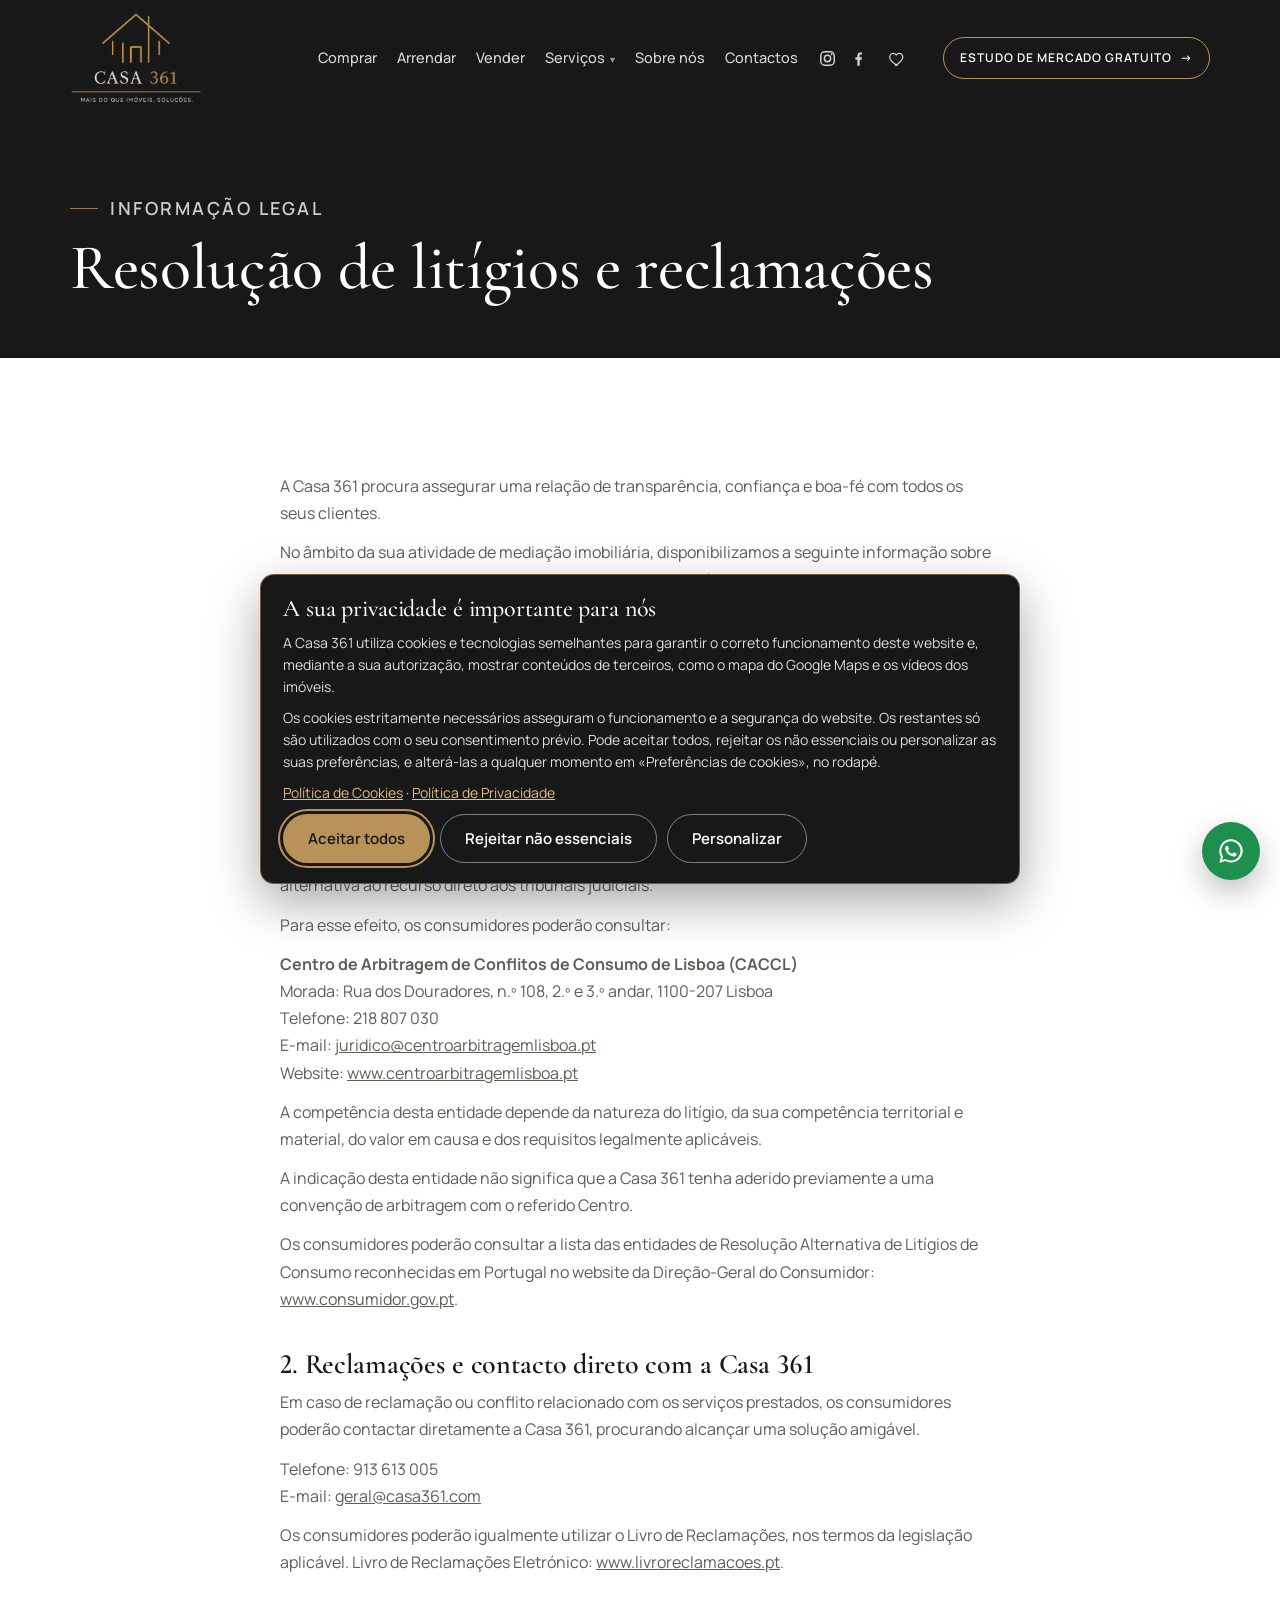
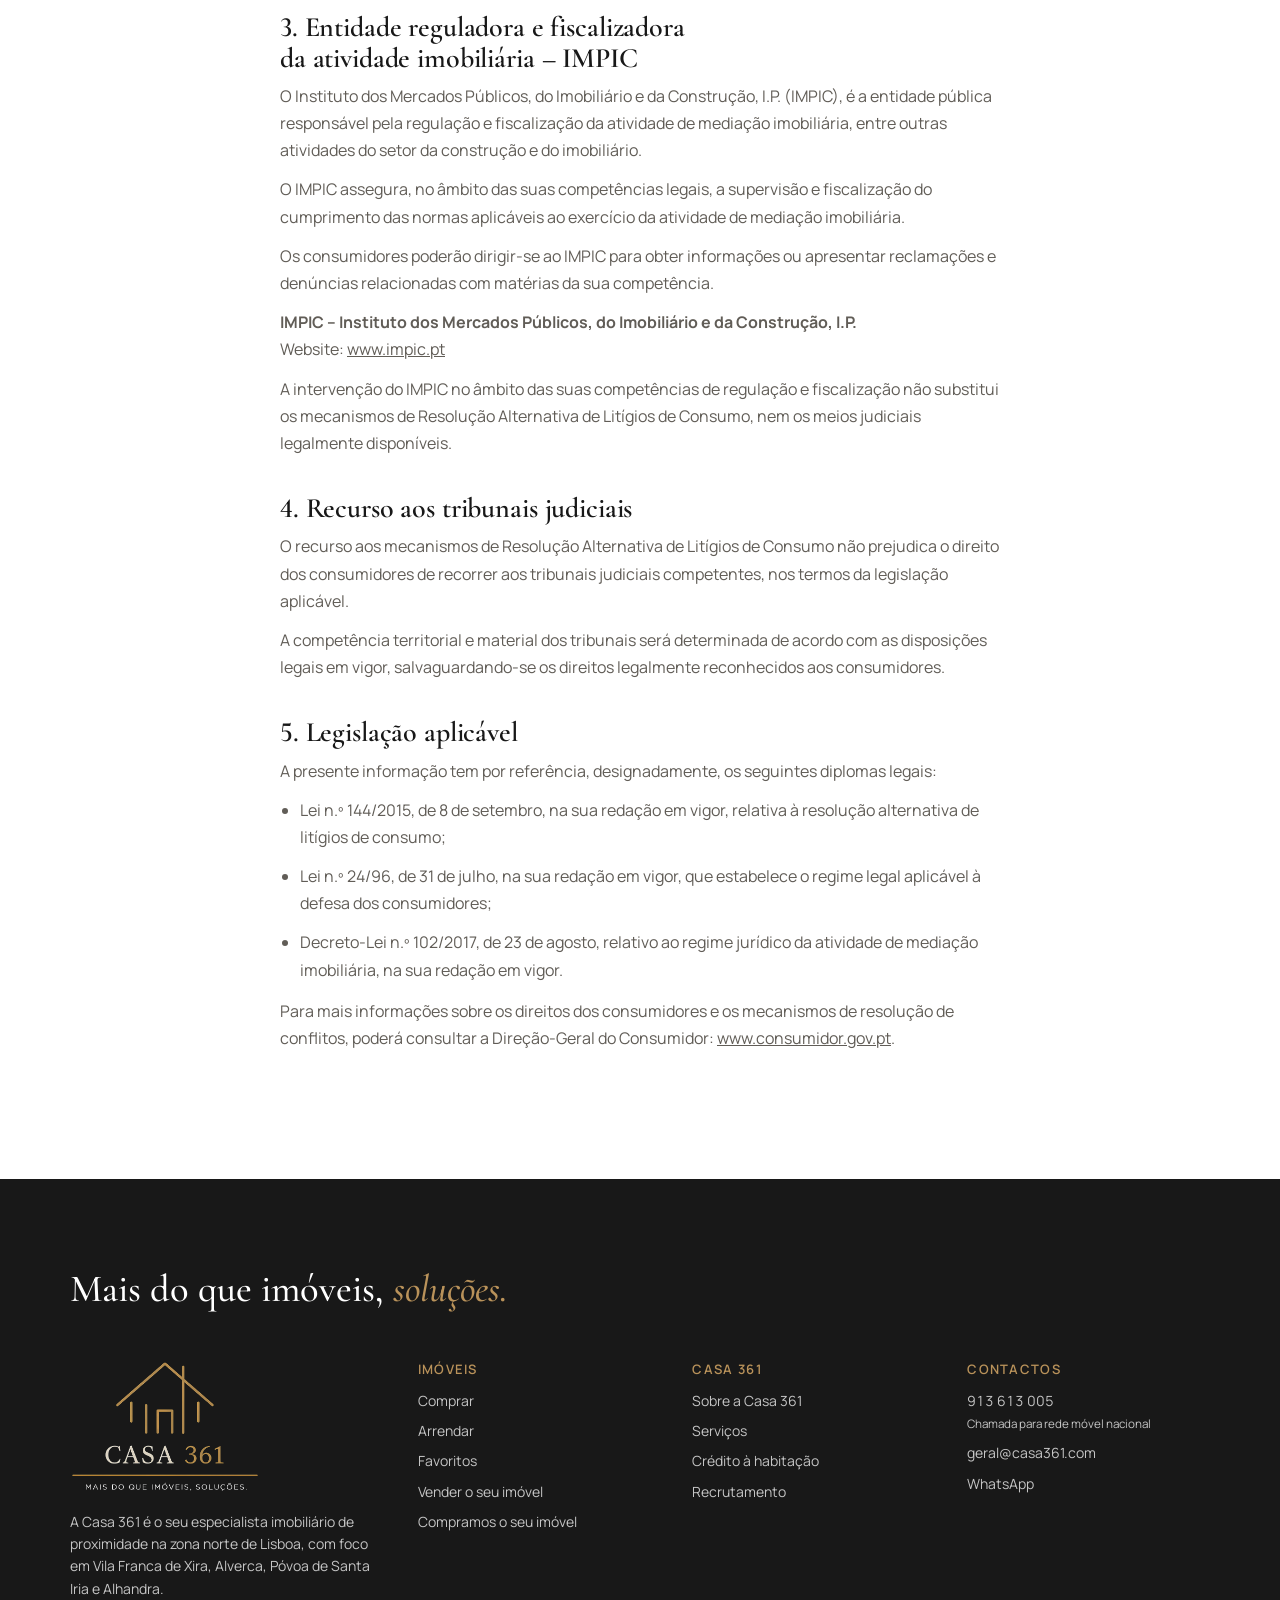
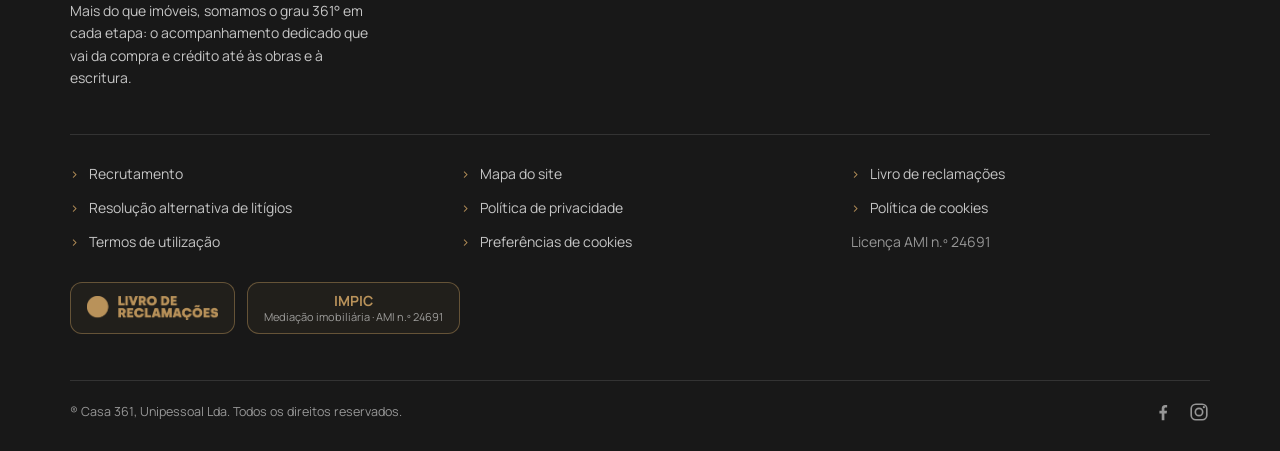
<file: src/litigios.html>
<!doctype html>
<html lang="pt-PT">
<head>
<meta charset="utf-8">
<meta name="viewport" content="width=device-width, initial-scale=1">
<link rel="icon" type="image/png" href="img/favicon-48.png">
<link rel="apple-touch-icon" href="img/apple-touch-icon.png">
<link rel="canonical" href="https://www.casa361.com/litigios">
<meta property="og:type" content="website">
<meta property="og:site_name" content="Casa 361">
<meta property="og:locale" content="pt_PT">
<meta property="og:title" content="Resolução de litígios e reclamações · Casa 361">
<meta property="og:description" content="Mecanismos de reclamação, resolução alternativa de litígios de consumo e entidades reguladoras da atividade da Casa 361.">
<meta property="og:image" content="https://www.casa361.com/img/hero-tejo.jpg">
<meta name="twitter:card" content="summary_large_image">
<meta property="og:url" content="https://www.casa361.com/litigios">
<title>Resolução de litígios e reclamações · Casa 361</title>
<meta name="description" content="Mecanismos de reclamação, resolução alternativa de litígios de consumo e entidades reguladoras da atividade da Casa 361.">
<link rel="preconnect" href="https://fonts.googleapis.com"><link rel="preconnect" href="https://fonts.gstatic.com" crossorigin>
<link rel="stylesheet" href="https://fonts.googleapis.com/css2?family=Cormorant+Garamond:ital,wght@0,500;0,600;1,500&family=Manrope:wght@400;500;600;700&display=swap">
<link rel="stylesheet" href="styles.css">
</head>
<body data-page="litigios">
<a class="skip" href="#main">Saltar para o conteúdo</a>
<header id="top"></header>

<main id="main">
  <section class="page-head">
    <div class="wrap">
      <p class="kicker">Informação legal</p>
      <h1>Resolução de litígios e reclamações</h1>
    </div>
  </section>
  <section class="sec">
    <div class="wrap legal-text">
      <p>A Casa 361 procura assegurar uma relação de transparência, confiança e boa-fé com todos os seus clientes.</p>
      <p>No âmbito da sua atividade de mediação imobiliária, disponibilizamos a seguinte informação sobre os mecanismos de reclamação, resolução alternativa de litígios de consumo e entidades responsáveis pela regulação e fiscalização do setor imobiliário.</p>
      <h2>1. Resolução Alternativa de Litígios de Consumo (RAL)</h2>
      <p>Nos termos da Lei n.º 144/2015, de 8 de setembro, na sua redação em vigor, informamos que os consumidores podem recorrer a entidades de Resolução Alternativa de Litígios de Consumo (RAL) para a resolução de conflitos relacionados com contratos de prestação de serviços, desde que estejam reunidos os respetivos requisitos legais.</p>
      <p>A resolução alternativa de litígios permite procurar uma solução para conflitos entre consumidores e empresas através de mecanismos de mediação, conciliação ou arbitragem, constituindo uma alternativa ao recurso direto aos tribunais judiciais.</p>
      <p>Para esse efeito, os consumidores poderão consultar:</p>
      <p><strong>Centro de Arbitragem de Conflitos de Consumo de Lisboa (CACCL)</strong><br>
      Morada: Rua dos Douradores, n.º 108, 2.º e 3.º andar, 1100-207 Lisboa<br>
      Telefone: 218 807 030<br>
      E-mail: <a href="mailto:juridico@centroarbitragemlisboa.pt">juridico@centroarbitragemlisboa.pt</a><br>
      Website: <a href="https://www.centroarbitragemlisboa.pt" target="_blank" rel="noopener">www.centroarbitragemlisboa.pt</a></p>
      <p>A competência desta entidade depende da natureza do litígio, da sua competência territorial e material, do valor em causa e dos requisitos legalmente aplicáveis.</p>
      <p>A indicação desta entidade não significa que a Casa 361 tenha aderido previamente a uma convenção de arbitragem com o referido Centro.</p>
      <p>Os consumidores poderão consultar a lista das entidades de Resolução Alternativa de Litígios de Consumo reconhecidas em Portugal no website da Direção-Geral do Consumidor: <a href="https://www.consumidor.gov.pt/" target="_blank" rel="noopener">www.consumidor.gov.pt</a>.</p>
      <h2>2. Reclamações e contacto direto com a Casa 361</h2>
      <p>Em caso de reclamação ou conflito relacionado com os serviços prestados, os consumidores poderão contactar diretamente a Casa 361, procurando alcançar uma solução amigável.</p>
      <p>Telefone: 913 613 005<br>E-mail: <a href="mailto:geral@casa361.com">geral@casa361.com</a></p>
      <p>Os consumidores poderão igualmente utilizar o Livro de Reclamações, nos termos da legislação aplicável. Livro de Reclamações Eletrónico: <a href="https://www.livroreclamacoes.pt/" target="_blank" rel="noopener">www.livroreclamacoes.pt</a>.</p>
      <h2>3. Entidade reguladora e fiscalizadora da atividade imobiliária – IMPIC</h2>
      <p>O Instituto dos Mercados Públicos, do Imobiliário e da Construção, I.P. (IMPIC), é a entidade pública responsável pela regulação e fiscalização da atividade de mediação imobiliária, entre outras atividades do setor da construção e do imobiliário.</p>
      <p>O IMPIC assegura, no âmbito das suas competências legais, a supervisão e fiscalização do cumprimento das normas aplicáveis ao exercício da atividade de mediação imobiliária.</p>
      <p>Os consumidores poderão dirigir-se ao IMPIC para obter informações ou apresentar reclamações e denúncias relacionadas com matérias da sua competência.</p>
      <p><strong>IMPIC – Instituto dos Mercados Públicos, do Imobiliário e da Construção, I.P.</strong><br>Website: <a href="https://www.impic.pt/" target="_blank" rel="noopener">www.impic.pt</a></p>
      <p>A intervenção do IMPIC no âmbito das suas competências de regulação e fiscalização não substitui os mecanismos de Resolução Alternativa de Litígios de Consumo, nem os meios judiciais legalmente disponíveis.</p>
      <h2>4. Recurso aos tribunais judiciais</h2>
      <p>O recurso aos mecanismos de Resolução Alternativa de Litígios de Consumo não prejudica o direito dos consumidores de recorrer aos tribunais judiciais competentes, nos termos da legislação aplicável.</p>
      <p>A competência territorial e material dos tribunais será determinada de acordo com as disposições legais em vigor, salvaguardando-se os direitos legalmente reconhecidos aos consumidores.</p>
      <h2>5. Legislação aplicável</h2>
      <p>A presente informação tem por referência, designadamente, os seguintes diplomas legais:</p>
      <ul>
        <li>Lei n.º 144/2015, de 8 de setembro, na sua redação em vigor, relativa à resolução alternativa de litígios de consumo;</li>
        <li>Lei n.º 24/96, de 31 de julho, na sua redação em vigor, que estabelece o regime legal aplicável à defesa dos consumidores;</li>
        <li>Decreto-Lei n.º 102/2017, de 23 de agosto, relativo ao regime jurídico da atividade de mediação imobiliária, na sua redação em vigor.</li>
      </ul>
      <p>Para mais informações sobre os direitos dos consumidores e os mecanismos de resolução de conflitos, poderá consultar a Direção-Geral do Consumidor: <a href="https://www.consumidor.gov.pt/" target="_blank" rel="noopener">www.consumidor.gov.pt</a>.</p>
    </div>
  </section>
</main>

<footer id="foot"></footer>
<script src="config.js"></script>
<script src="listings.js"></script>
<script src="chrome.js"></script>
</body>
</html>
</file>
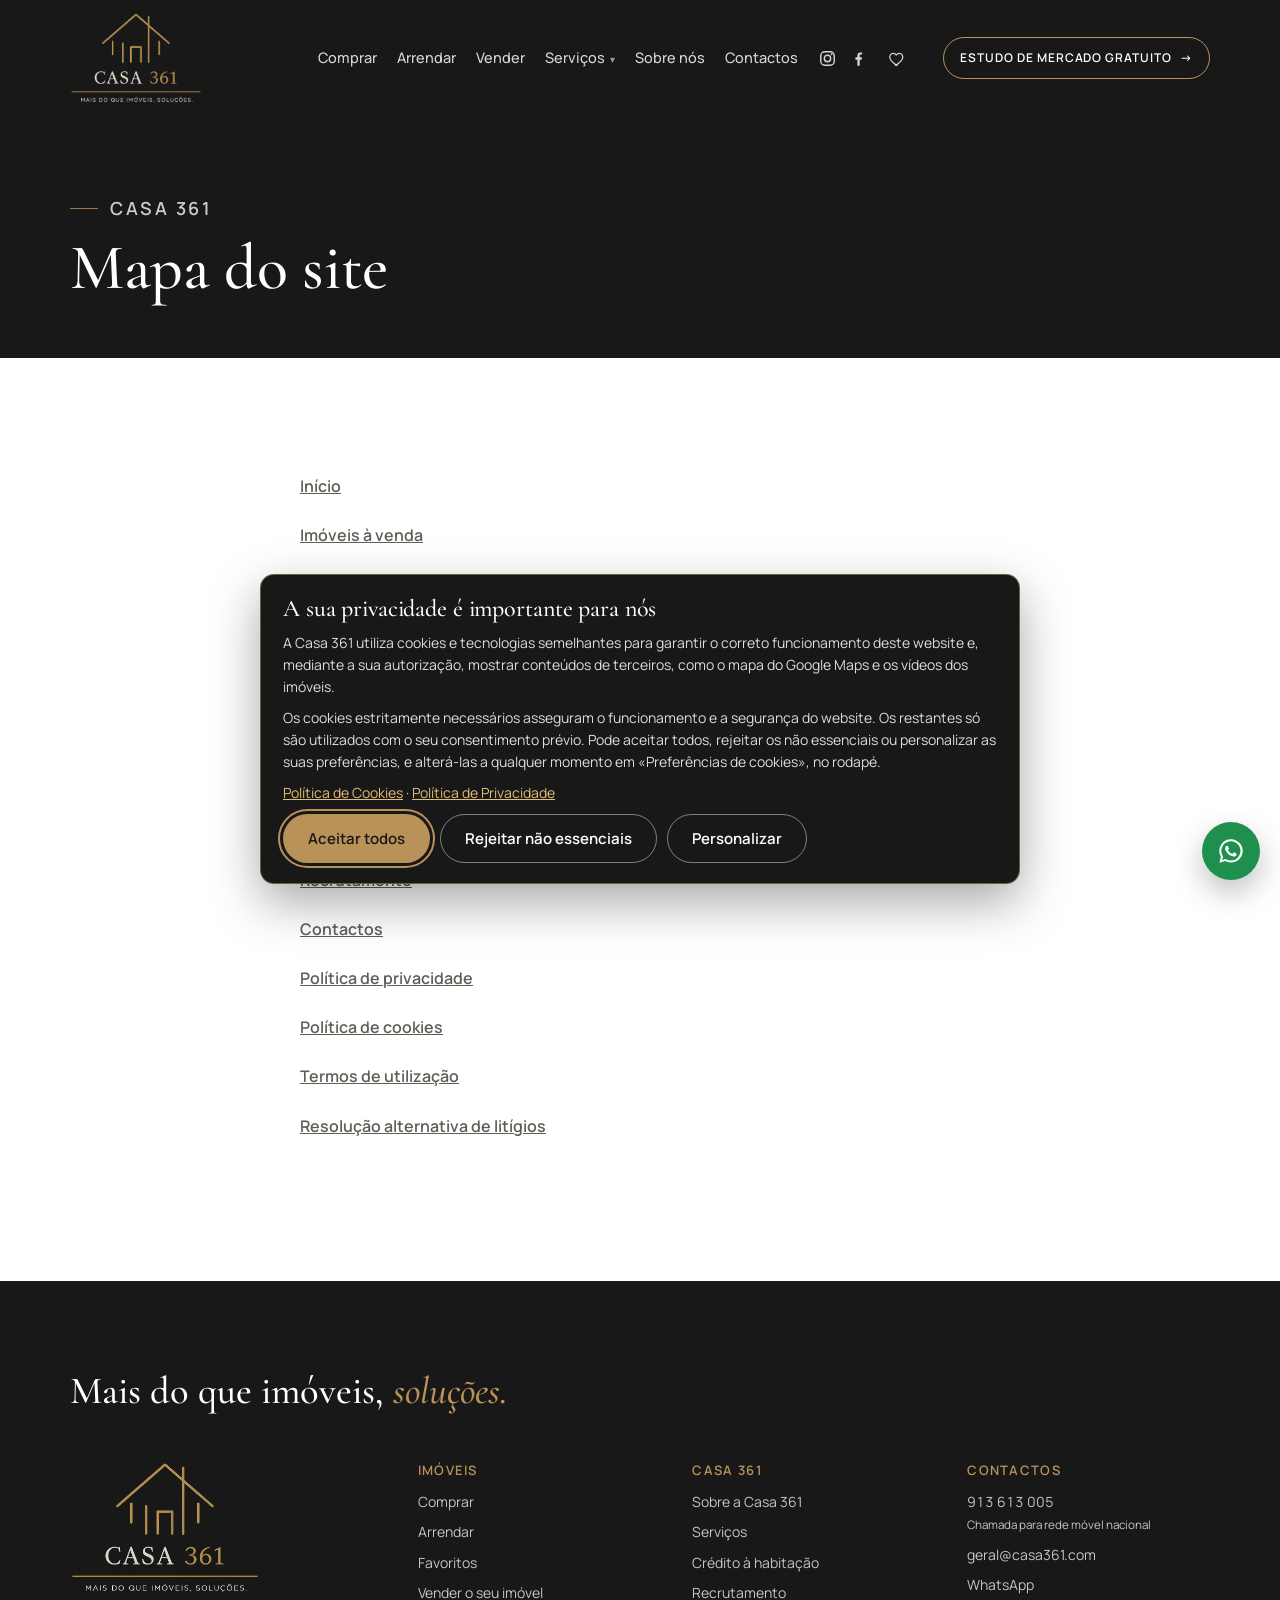
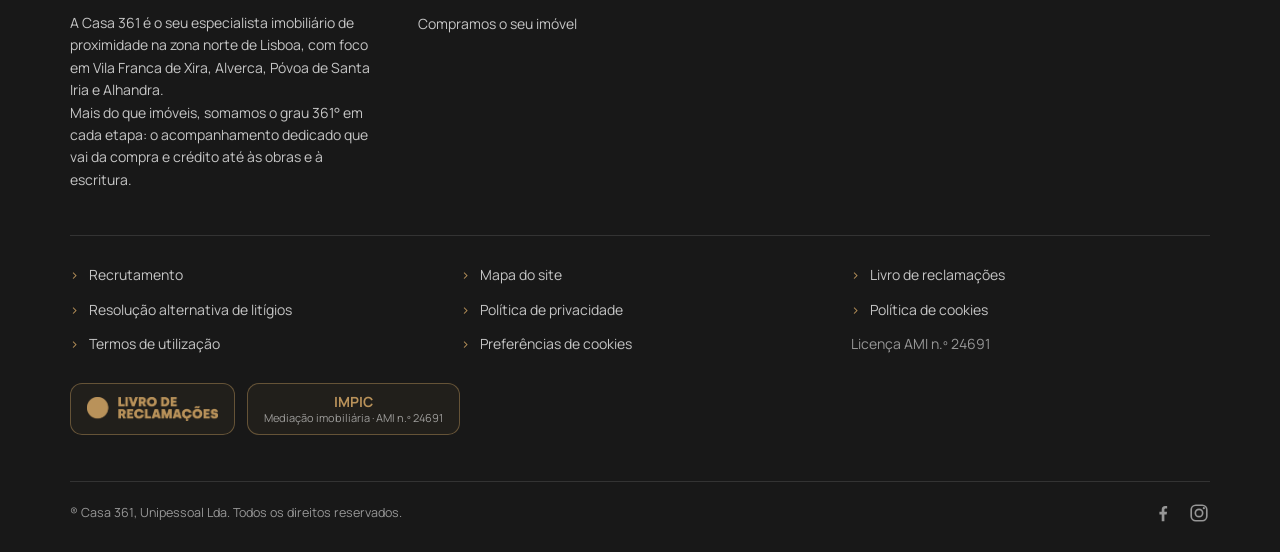
<file: src/mapa-do-site.html>
<!doctype html>
<html lang="pt-PT">
<head>
<meta charset="utf-8">
<meta name="viewport" content="width=device-width, initial-scale=1">
<link rel="icon" type="image/png" href="img/favicon-48.png">
<link rel="apple-touch-icon" href="img/apple-touch-icon.png">
<link rel="canonical" href="https://www.casa361.com/mapa-do-site">
<meta property="og:type" content="website">
<meta property="og:site_name" content="Casa 361">
<meta property="og:locale" content="pt_PT">
<meta property="og:title" content="Mapa do site · Casa 361">
<meta property="og:description" content="Todas as páginas do site da Casa 361.">
<meta property="og:image" content="https://www.casa361.com/img/hero-tejo.jpg">
<meta name="twitter:card" content="summary_large_image">
<meta property="og:url" content="https://www.casa361.com/mapa-do-site">
<title>Mapa do site · Casa 361</title>
<meta name="description" content="Todas as páginas do site da Casa 361.">
<link rel="preconnect" href="https://fonts.googleapis.com"><link rel="preconnect" href="https://fonts.gstatic.com" crossorigin>
<link rel="stylesheet" href="https://fonts.googleapis.com/css2?family=Cormorant+Garamond:ital,wght@0,500;0,600;1,500&family=Manrope:wght@400;500;600;700&display=swap">
<link rel="stylesheet" href="styles.css">
</head>
<body data-page="mapa">
<a class="skip" href="#main">Saltar para o conteúdo</a>
<header id="top"></header>

<main id="main">
  <section class="page-head">
    <div class="wrap">
      <p class="kicker">Casa 361</p>
      <h1>Mapa do site</h1>
    </div>
  </section>
  <section class="sec">
    <div class="wrap legal-text">
      <ul class="sitemap">
        <li><a href="index.html">Início</a></li>
        <li><a href="imoveis.html">Imóveis à venda</a></li>
        <li><a href="imoveis.html?deal=arrendamento">Imóveis para arrendar</a></li>
        <li><a href="imoveis.html?guardados=1">Imóveis favoritos</a></li>
        <li><a href="vender.html">Vender o seu imóvel</a></li>
        <li><a href="servicos.html">Serviços</a></li>
        <li><a href="credito.html">Crédito à habitação</a></li>
        <li><a href="empresa.html">Sobre a Casa 361</a></li>
        <li><a href="empresa.html#recrutamento">Recrutamento</a></li>
        <li><a href="contactos.html">Contactos</a></li>
        <li><a href="privacidade.html">Política de privacidade</a></li>
        <li><a href="cookies.html">Política de cookies</a></li>
        <li><a href="termos.html">Termos de utilização</a></li>
        <li><a href="litigios.html">Resolução alternativa de litígios</a></li>
      </ul>
    </div>
  </section>
</main>

<footer id="foot"></footer>
<script src="config.js"></script>
<script src="listings.js"></script>
<script src="chrome.js"></script>
</body>
</html>
</file>
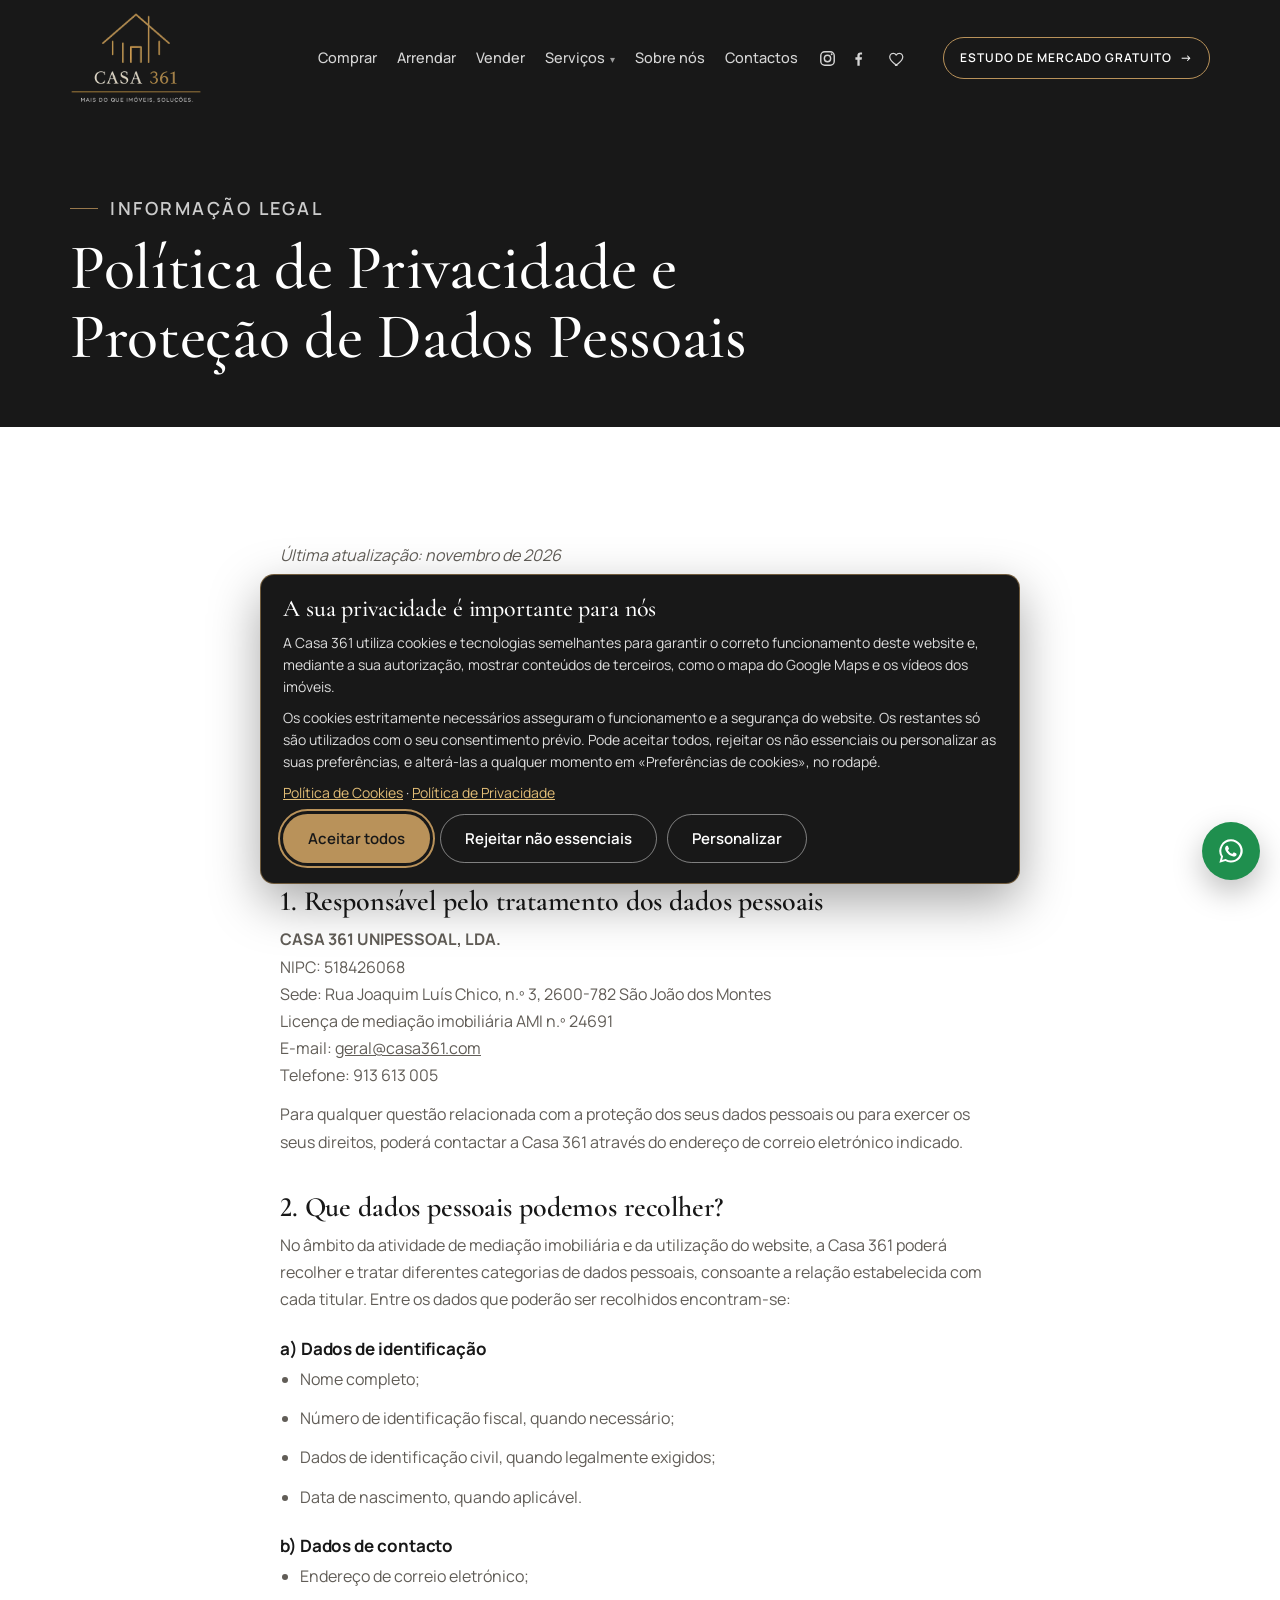
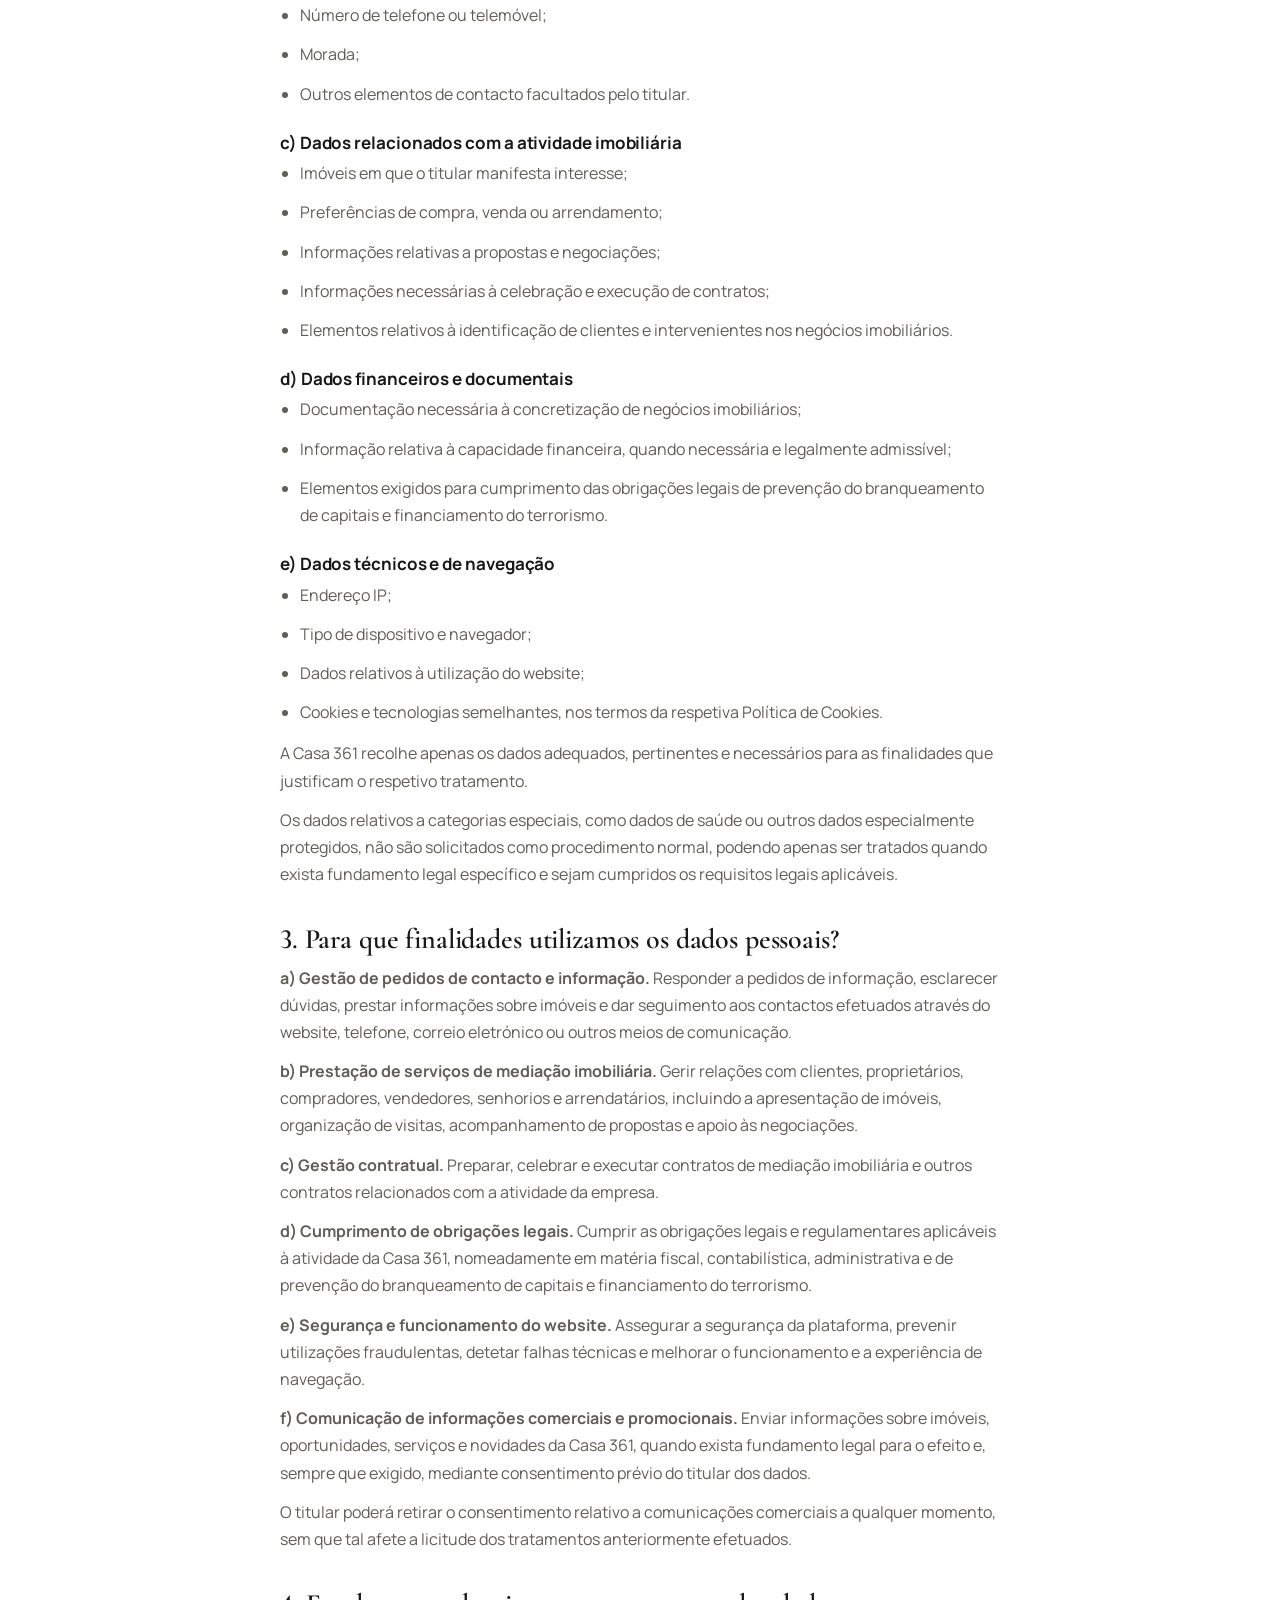
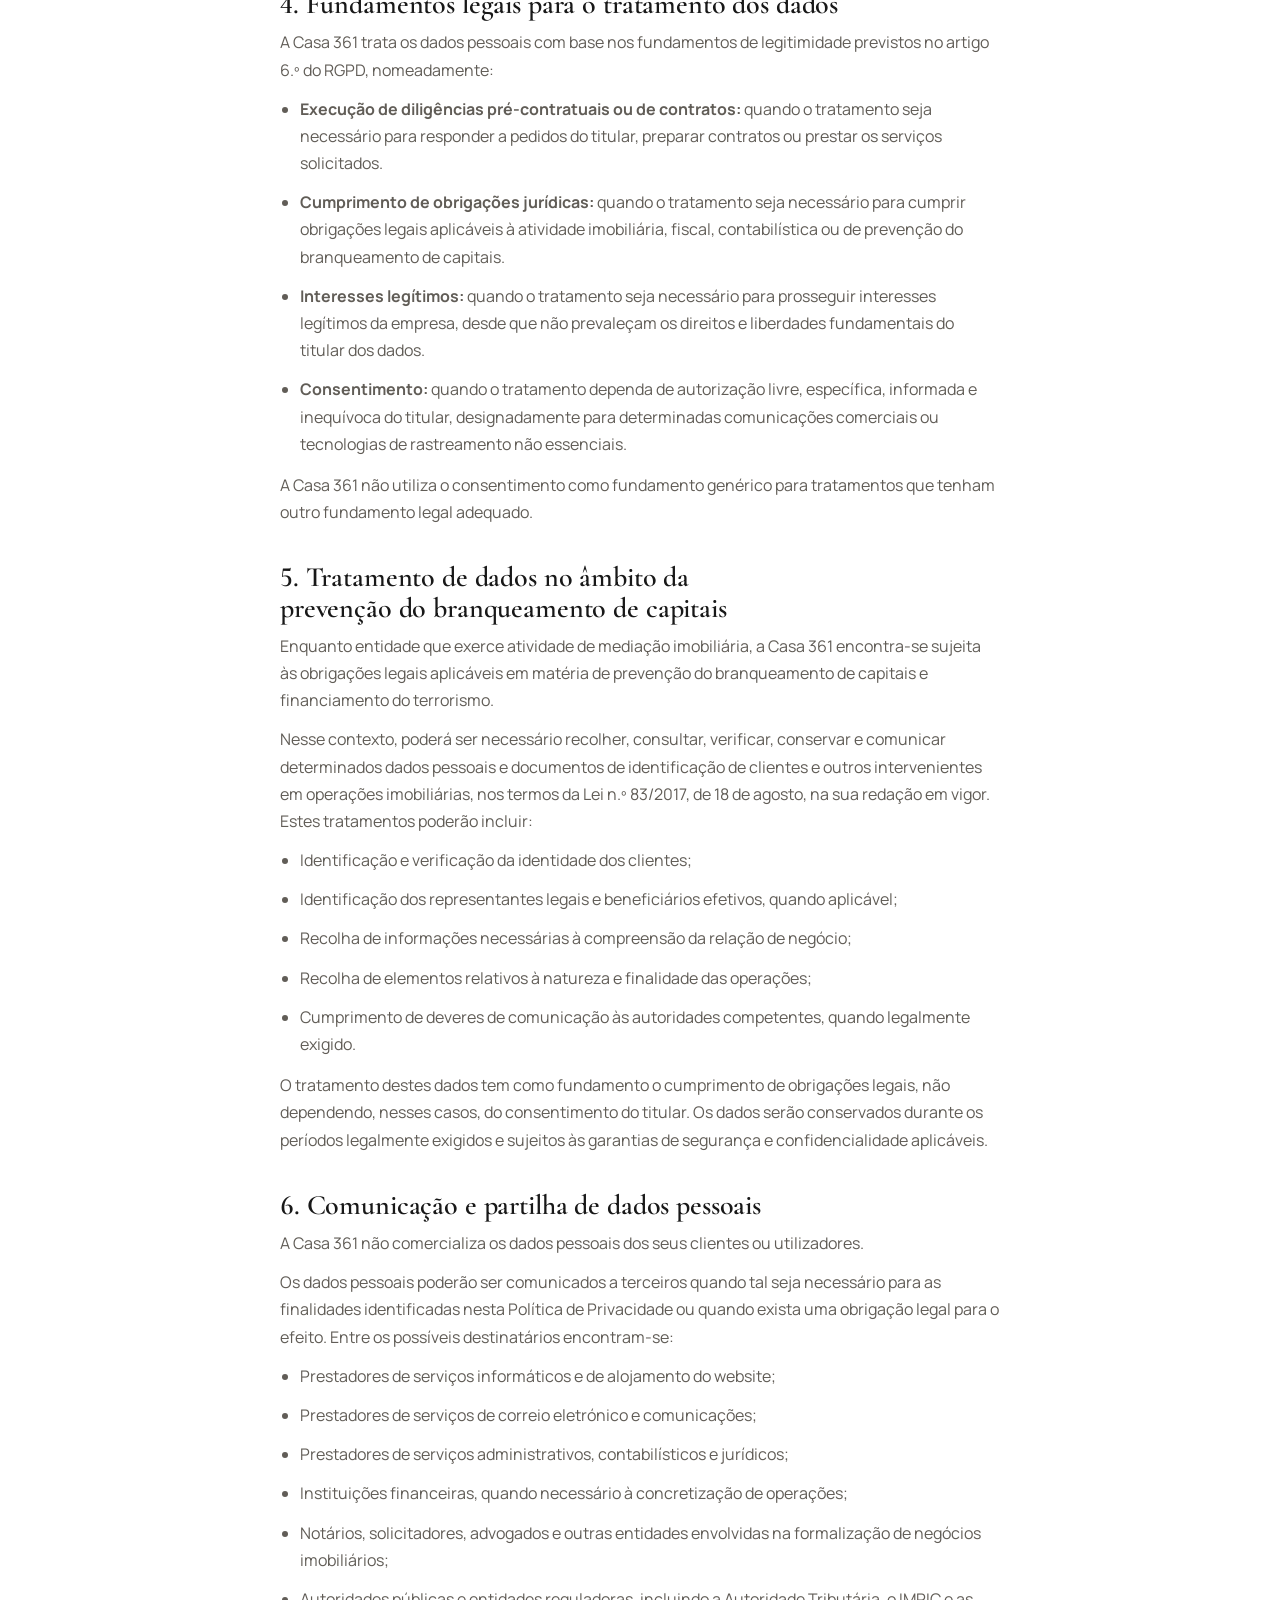
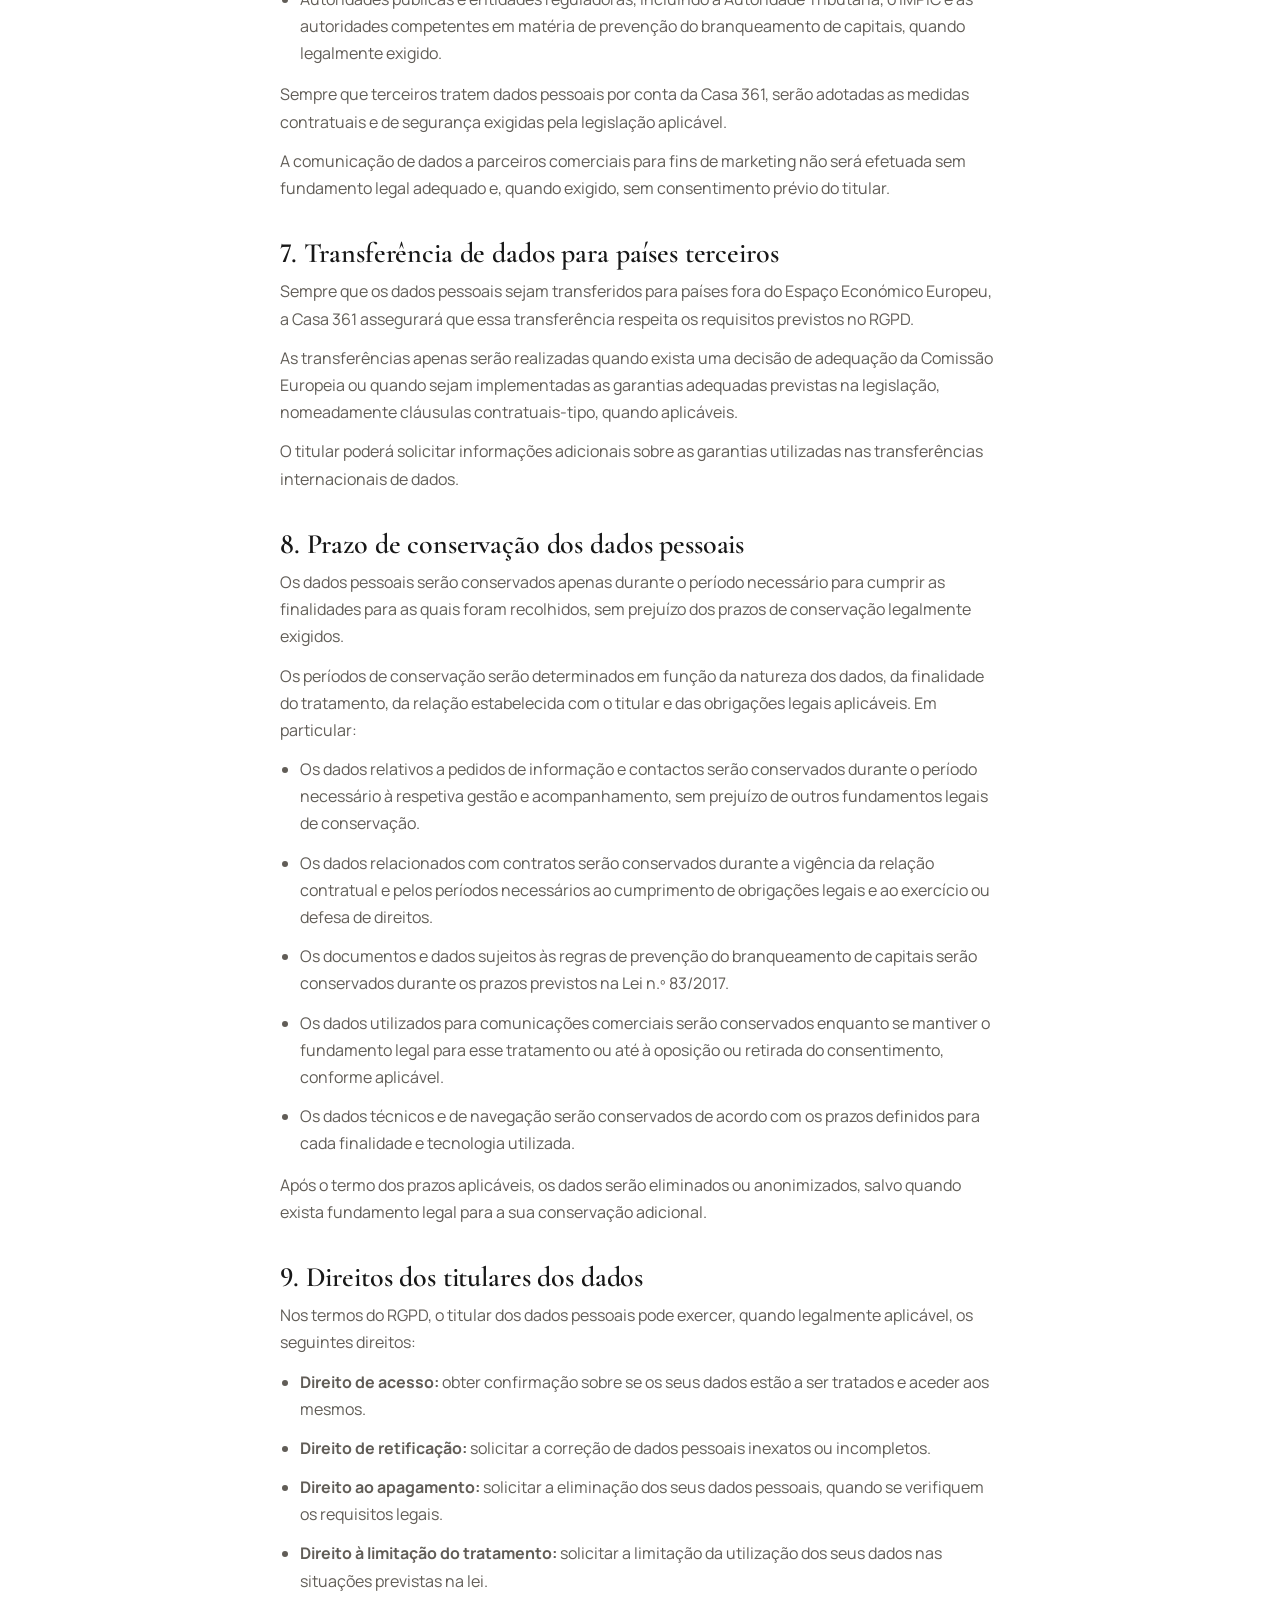
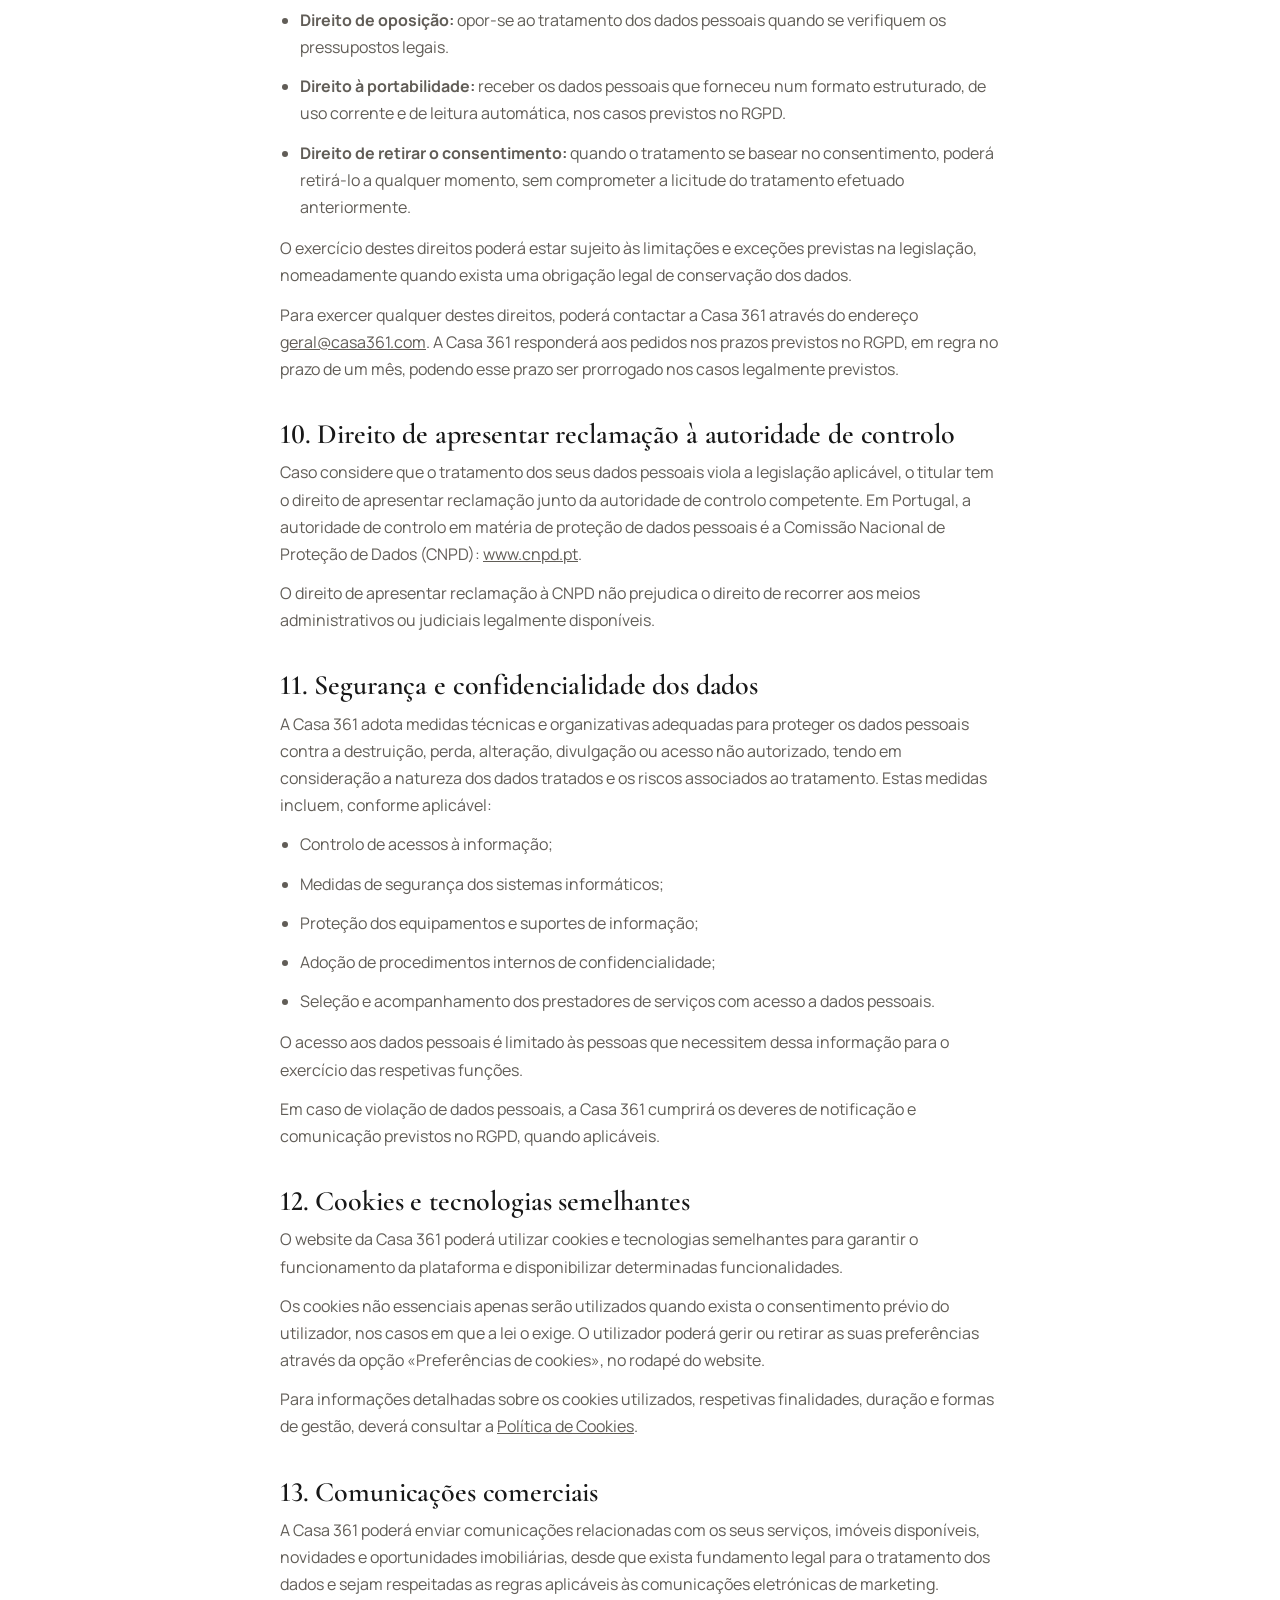
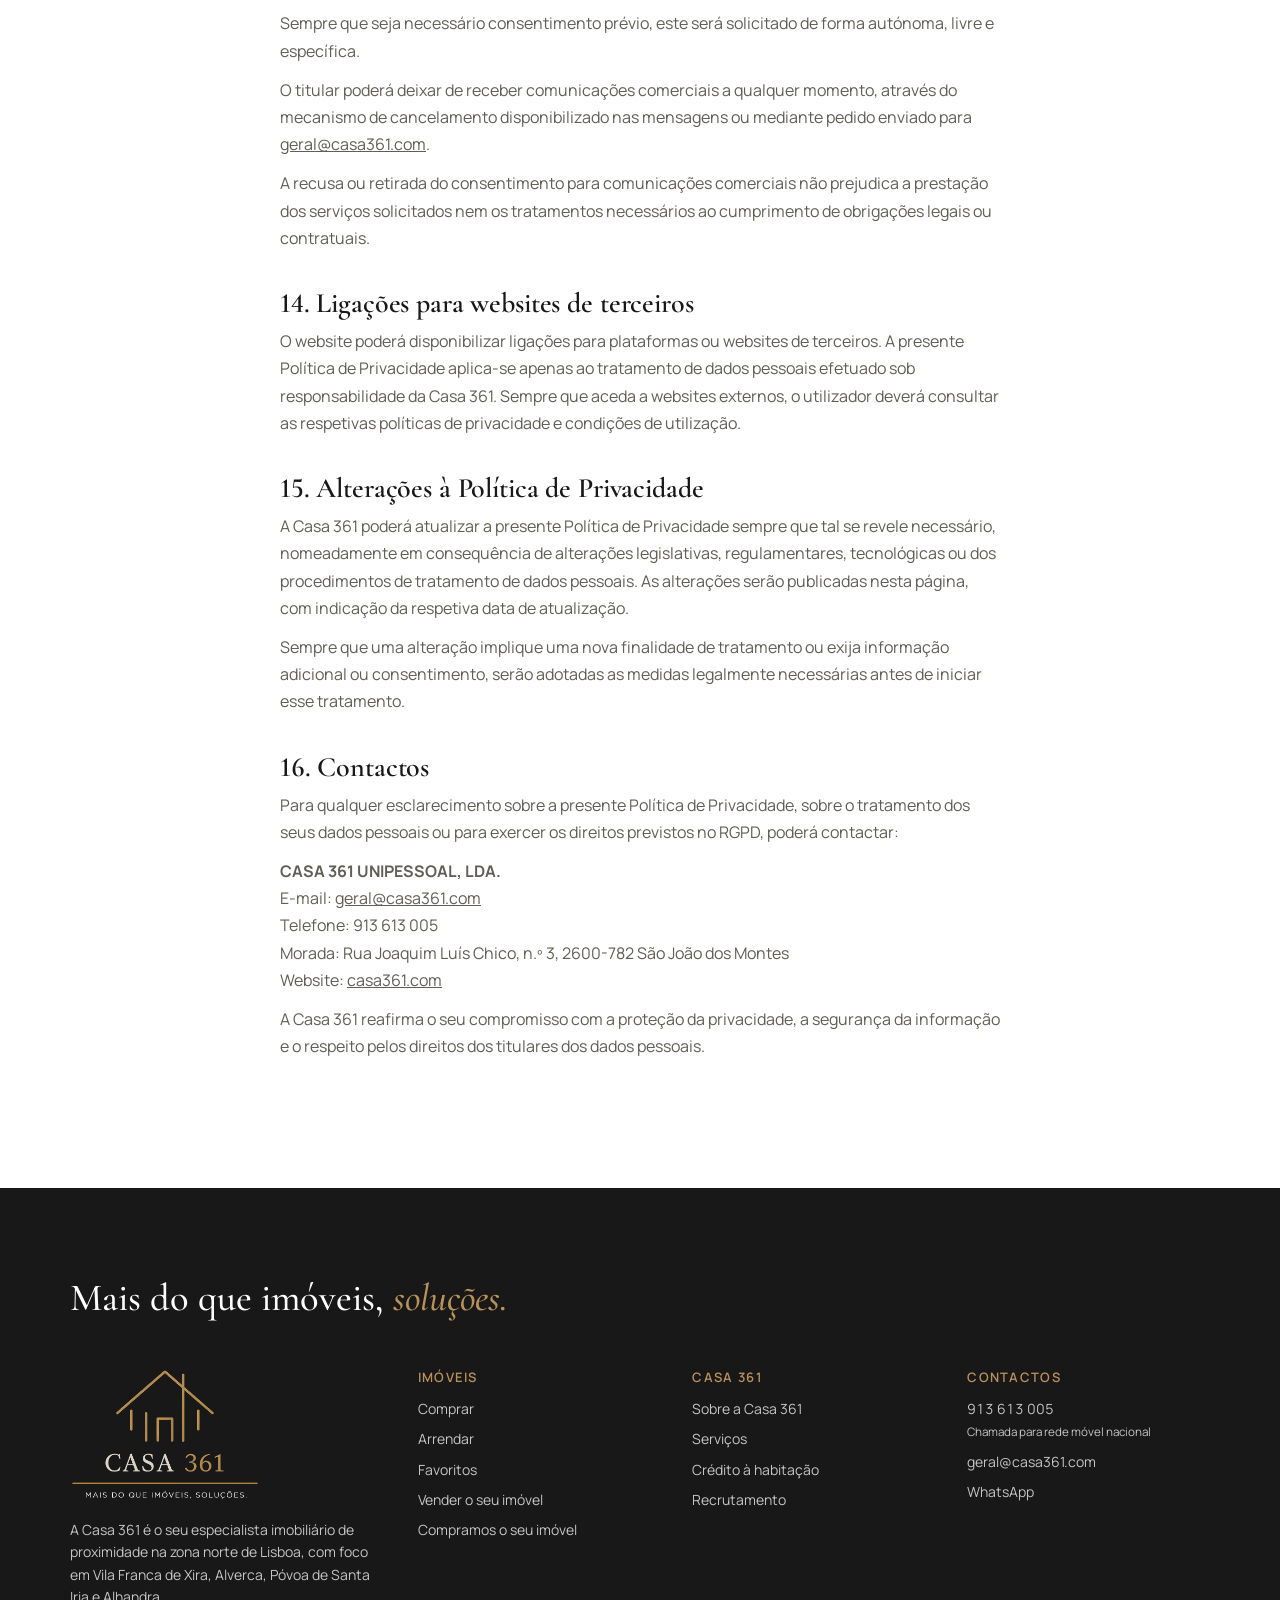
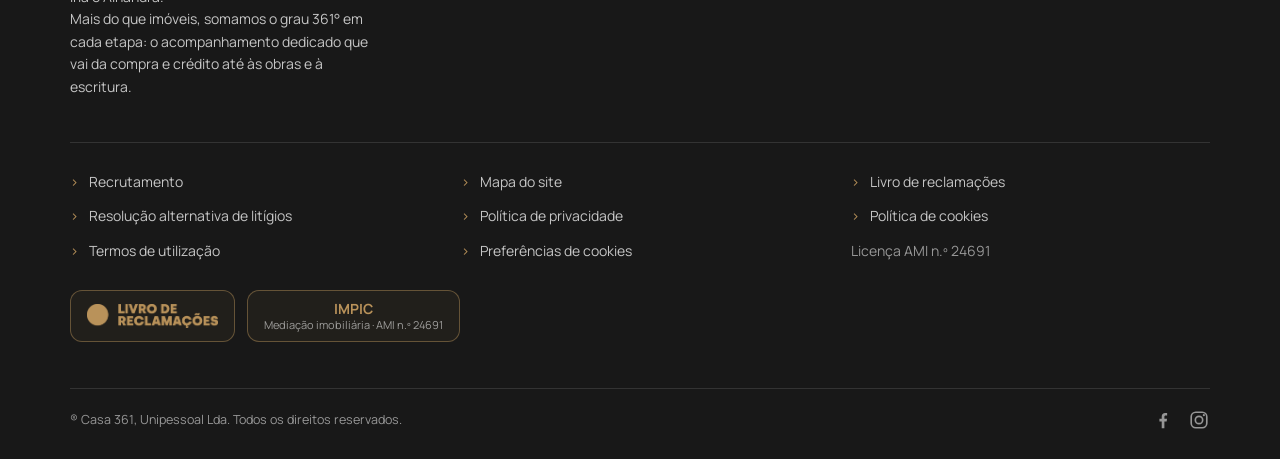
<file: src/privacidade.html>
<!doctype html>
<html lang="pt-PT">
<head>
<meta charset="utf-8">
<meta name="viewport" content="width=device-width, initial-scale=1">
<link rel="icon" type="image/png" href="img/favicon-48.png">
<link rel="apple-touch-icon" href="img/apple-touch-icon.png">
<link rel="canonical" href="https://www.casa361.com/privacidade">
<meta property="og:type" content="website">
<meta property="og:site_name" content="Casa 361">
<meta property="og:locale" content="pt_PT">
<meta property="og:title" content="Política de Privacidade e Proteção de Dados Pessoais · Casa 361">
<meta property="og:description" content="Como a Casa 361 recolhe, utiliza, partilha e conserva dados pessoais, e os direitos dos titulares (RGPD).">
<meta property="og:image" content="https://www.casa361.com/img/hero-tejo.jpg">
<meta name="twitter:card" content="summary_large_image">
<meta property="og:url" content="https://www.casa361.com/privacidade">
<title>Política de Privacidade e Proteção de Dados Pessoais · Casa 361</title>
<meta name="description" content="Como a Casa 361 recolhe, utiliza, partilha e conserva dados pessoais, e os direitos dos titulares (RGPD).">
<link rel="preconnect" href="https://fonts.googleapis.com"><link rel="preconnect" href="https://fonts.gstatic.com" crossorigin>
<link rel="stylesheet" href="https://fonts.googleapis.com/css2?family=Cormorant+Garamond:ital,wght@0,500;0,600;1,500&family=Manrope:wght@400;500;600;700&display=swap">
<link rel="stylesheet" href="styles.css">
</head>
<body data-page="privacidade">
<a class="skip" href="#main">Saltar para o conteúdo</a>
<header id="top"></header>

<main id="main">
  <section class="page-head">
    <div class="wrap">
      <p class="kicker">Informação legal</p>
      <h1>Política de Privacidade e Proteção de Dados Pessoais</h1>
    </div>
  </section>
  <section class="sec">
    <div class="wrap legal-text">
      <p><em>Última atualização: novembro de 2026</em></p>
      <p>A Casa 361 respeita a privacidade dos seus clientes, potenciais clientes, parceiros e visitantes do seu website, assumindo o compromisso de proteger os respetivos dados pessoais e de assegurar o seu tratamento de forma lícita, transparente e segura.</p>
      <p>A presente Política de Privacidade explica que dados pessoais podem ser recolhidos, para que finalidades são utilizados, com quem podem ser partilhados, durante quanto tempo são conservados e quais os direitos dos respetivos titulares.</p>
      <p>O tratamento dos dados pessoais é realizado em conformidade com o Regulamento (UE) 2016/679, de 27 de abril de 2016 (Regulamento Geral sobre a Proteção de Dados – RGPD), com a Lei n.º 58/2019, de 8 de agosto, e com a demais legislação aplicável.</p>
      <h2>1. Responsável pelo tratamento dos dados pessoais</h2>
      <p><strong>CASA 361 UNIPESSOAL, LDA.</strong><br>
      NIPC: 518426068<br>
      Sede: Rua Joaquim Luís Chico, n.º 3, 2600-782 São João dos Montes<br>
      Licença de mediação imobiliária AMI n.º 24691<br>
      E-mail: <a href="mailto:geral@casa361.com">geral@casa361.com</a><br>
      Telefone: 913 613 005</p>
      <p>Para qualquer questão relacionada com a proteção dos seus dados pessoais ou para exercer os seus direitos, poderá contactar a Casa 361 através do endereço de correio eletrónico indicado.</p>
      <h2>2. Que dados pessoais podemos recolher?</h2>
      <p>No âmbito da atividade de mediação imobiliária e da utilização do website, a Casa 361 poderá recolher e tratar diferentes categorias de dados pessoais, consoante a relação estabelecida com cada titular. Entre os dados que poderão ser recolhidos encontram-se:</p>
      <h3>a) Dados de identificação</h3>
      <ul><li>Nome completo;</li><li>Número de identificação fiscal, quando necessário;</li><li>Dados de identificação civil, quando legalmente exigidos;</li><li>Data de nascimento, quando aplicável.</li></ul>
      <h3>b) Dados de contacto</h3>
      <ul><li>Endereço de correio eletrónico;</li><li>Número de telefone ou telemóvel;</li><li>Morada;</li><li>Outros elementos de contacto facultados pelo titular.</li></ul>
      <h3>c) Dados relacionados com a atividade imobiliária</h3>
      <ul><li>Imóveis em que o titular manifesta interesse;</li><li>Preferências de compra, venda ou arrendamento;</li><li>Informações relativas a propostas e negociações;</li><li>Informações necessárias à celebração e execução de contratos;</li><li>Elementos relativos à identificação de clientes e intervenientes nos negócios imobiliários.</li></ul>
      <h3>d) Dados financeiros e documentais</h3>
      <ul><li>Documentação necessária à concretização de negócios imobiliários;</li><li>Informação relativa à capacidade financeira, quando necessária e legalmente admissível;</li><li>Elementos exigidos para cumprimento das obrigações legais de prevenção do branqueamento de capitais e financiamento do terrorismo.</li></ul>
      <h3>e) Dados técnicos e de navegação</h3>
      <ul><li>Endereço IP;</li><li>Tipo de dispositivo e navegador;</li><li>Dados relativos à utilização do website;</li><li>Cookies e tecnologias semelhantes, nos termos da respetiva Política de Cookies.</li></ul>
      <p>A Casa 361 recolhe apenas os dados adequados, pertinentes e necessários para as finalidades que justificam o respetivo tratamento.</p>
      <p>Os dados relativos a categorias especiais, como dados de saúde ou outros dados especialmente protegidos, não são solicitados como procedimento normal, podendo apenas ser tratados quando exista fundamento legal específico e sejam cumpridos os requisitos legais aplicáveis.</p>
      <h2>3. Para que finalidades utilizamos os dados pessoais?</h2>
      <p><strong>a) Gestão de pedidos de contacto e informação.</strong> Responder a pedidos de informação, esclarecer dúvidas, prestar informações sobre imóveis e dar seguimento aos contactos efetuados através do website, telefone, correio eletrónico ou outros meios de comunicação.</p>
      <p><strong>b) Prestação de serviços de mediação imobiliária.</strong> Gerir relações com clientes, proprietários, compradores, vendedores, senhorios e arrendatários, incluindo a apresentação de imóveis, organização de visitas, acompanhamento de propostas e apoio às negociações.</p>
      <p><strong>c) Gestão contratual.</strong> Preparar, celebrar e executar contratos de mediação imobiliária e outros contratos relacionados com a atividade da empresa.</p>
      <p><strong>d) Cumprimento de obrigações legais.</strong> Cumprir as obrigações legais e regulamentares aplicáveis à atividade da Casa 361, nomeadamente em matéria fiscal, contabilística, administrativa e de prevenção do branqueamento de capitais e financiamento do terrorismo.</p>
      <p><strong>e) Segurança e funcionamento do website.</strong> Assegurar a segurança da plataforma, prevenir utilizações fraudulentas, detetar falhas técnicas e melhorar o funcionamento e a experiência de navegação.</p>
      <p><strong>f) Comunicação de informações comerciais e promocionais.</strong> Enviar informações sobre imóveis, oportunidades, serviços e novidades da Casa 361, quando exista fundamento legal para o efeito e, sempre que exigido, mediante consentimento prévio do titular dos dados.</p>
      <p>O titular poderá retirar o consentimento relativo a comunicações comerciais a qualquer momento, sem que tal afete a licitude dos tratamentos anteriormente efetuados.</p>
      <h2>4. Fundamentos legais para o tratamento dos dados</h2>
      <p>A Casa 361 trata os dados pessoais com base nos fundamentos de legitimidade previstos no artigo 6.º do RGPD, nomeadamente:</p>
      <ul>
        <li><strong>Execução de diligências pré-contratuais ou de contratos:</strong> quando o tratamento seja necessário para responder a pedidos do titular, preparar contratos ou prestar os serviços solicitados.</li>
        <li><strong>Cumprimento de obrigações jurídicas:</strong> quando o tratamento seja necessário para cumprir obrigações legais aplicáveis à atividade imobiliária, fiscal, contabilística ou de prevenção do branqueamento de capitais.</li>
        <li><strong>Interesses legítimos:</strong> quando o tratamento seja necessário para prosseguir interesses legítimos da empresa, desde que não prevaleçam os direitos e liberdades fundamentais do titular dos dados.</li>
        <li><strong>Consentimento:</strong> quando o tratamento dependa de autorização livre, específica, informada e inequívoca do titular, designadamente para determinadas comunicações comerciais ou tecnologias de rastreamento não essenciais.</li>
      </ul>
      <p>A Casa 361 não utiliza o consentimento como fundamento genérico para tratamentos que tenham outro fundamento legal adequado.</p>
      <h2>5. Tratamento de dados no âmbito da prevenção do branqueamento de capitais</h2>
      <p>Enquanto entidade que exerce atividade de mediação imobiliária, a Casa 361 encontra-se sujeita às obrigações legais aplicáveis em matéria de prevenção do branqueamento de capitais e financiamento do terrorismo.</p>
      <p>Nesse contexto, poderá ser necessário recolher, consultar, verificar, conservar e comunicar determinados dados pessoais e documentos de identificação de clientes e outros intervenientes em operações imobiliárias, nos termos da Lei n.º 83/2017, de 18 de agosto, na sua redação em vigor. Estes tratamentos poderão incluir:</p>
      <ul><li>Identificação e verificação da identidade dos clientes;</li><li>Identificação dos representantes legais e beneficiários efetivos, quando aplicável;</li><li>Recolha de informações necessárias à compreensão da relação de negócio;</li><li>Recolha de elementos relativos à natureza e finalidade das operações;</li><li>Cumprimento de deveres de comunicação às autoridades competentes, quando legalmente exigido.</li></ul>
      <p>O tratamento destes dados tem como fundamento o cumprimento de obrigações legais, não dependendo, nesses casos, do consentimento do titular. Os dados serão conservados durante os períodos legalmente exigidos e sujeitos às garantias de segurança e confidencialidade aplicáveis.</p>
      <h2>6. Comunicação e partilha de dados pessoais</h2>
      <p>A Casa 361 não comercializa os dados pessoais dos seus clientes ou utilizadores.</p>
      <p>Os dados pessoais poderão ser comunicados a terceiros quando tal seja necessário para as finalidades identificadas nesta Política de Privacidade ou quando exista uma obrigação legal para o efeito. Entre os possíveis destinatários encontram-se:</p>
      <ul><li>Prestadores de serviços informáticos e de alojamento do website;</li><li>Prestadores de serviços de correio eletrónico e comunicações;</li><li>Prestadores de serviços administrativos, contabilísticos e jurídicos;</li><li>Instituições financeiras, quando necessário à concretização de operações;</li><li>Notários, solicitadores, advogados e outras entidades envolvidas na formalização de negócios imobiliários;</li><li>Autoridades públicas e entidades reguladoras, incluindo a Autoridade Tributária, o IMPIC e as autoridades competentes em matéria de prevenção do branqueamento de capitais, quando legalmente exigido.</li></ul>
      <p>Sempre que terceiros tratem dados pessoais por conta da Casa 361, serão adotadas as medidas contratuais e de segurança exigidas pela legislação aplicável.</p>
      <p>A comunicação de dados a parceiros comerciais para fins de marketing não será efetuada sem fundamento legal adequado e, quando exigido, sem consentimento prévio do titular.</p>
      <h2>7. Transferência de dados para países terceiros</h2>
      <p>Sempre que os dados pessoais sejam transferidos para países fora do Espaço Económico Europeu, a Casa 361 assegurará que essa transferência respeita os requisitos previstos no RGPD.</p>
      <p>As transferências apenas serão realizadas quando exista uma decisão de adequação da Comissão Europeia ou quando sejam implementadas as garantias adequadas previstas na legislação, nomeadamente cláusulas contratuais-tipo, quando aplicáveis.</p>
      <p>O titular poderá solicitar informações adicionais sobre as garantias utilizadas nas transferências internacionais de dados.</p>
      <h2>8. Prazo de conservação dos dados pessoais</h2>
      <p>Os dados pessoais serão conservados apenas durante o período necessário para cumprir as finalidades para as quais foram recolhidos, sem prejuízo dos prazos de conservação legalmente exigidos.</p>
      <p>Os períodos de conservação serão determinados em função da natureza dos dados, da finalidade do tratamento, da relação estabelecida com o titular e das obrigações legais aplicáveis. Em particular:</p>
      <ul>
        <li>Os dados relativos a pedidos de informação e contactos serão conservados durante o período necessário à respetiva gestão e acompanhamento, sem prejuízo de outros fundamentos legais de conservação.</li>
        <li>Os dados relacionados com contratos serão conservados durante a vigência da relação contratual e pelos períodos necessários ao cumprimento de obrigações legais e ao exercício ou defesa de direitos.</li>
        <li>Os documentos e dados sujeitos às regras de prevenção do branqueamento de capitais serão conservados durante os prazos previstos na Lei n.º 83/2017.</li>
        <li>Os dados utilizados para comunicações comerciais serão conservados enquanto se mantiver o fundamento legal para esse tratamento ou até à oposição ou retirada do consentimento, conforme aplicável.</li>
        <li>Os dados técnicos e de navegação serão conservados de acordo com os prazos definidos para cada finalidade e tecnologia utilizada.</li>
      </ul>
      <p>Após o termo dos prazos aplicáveis, os dados serão eliminados ou anonimizados, salvo quando exista fundamento legal para a sua conservação adicional.</p>
      <h2>9. Direitos dos titulares dos dados</h2>
      <p>Nos termos do RGPD, o titular dos dados pessoais pode exercer, quando legalmente aplicável, os seguintes direitos:</p>
      <ul>
        <li><strong>Direito de acesso:</strong> obter confirmação sobre se os seus dados estão a ser tratados e aceder aos mesmos.</li>
        <li><strong>Direito de retificação:</strong> solicitar a correção de dados pessoais inexatos ou incompletos.</li>
        <li><strong>Direito ao apagamento:</strong> solicitar a eliminação dos seus dados pessoais, quando se verifiquem os requisitos legais.</li>
        <li><strong>Direito à limitação do tratamento:</strong> solicitar a limitação da utilização dos seus dados nas situações previstas na lei.</li>
        <li><strong>Direito de oposição:</strong> opor-se ao tratamento dos dados pessoais quando se verifiquem os pressupostos legais.</li>
        <li><strong>Direito à portabilidade:</strong> receber os dados pessoais que forneceu num formato estruturado, de uso corrente e de leitura automática, nos casos previstos no RGPD.</li>
        <li><strong>Direito de retirar o consentimento:</strong> quando o tratamento se basear no consentimento, poderá retirá-lo a qualquer momento, sem comprometer a licitude do tratamento efetuado anteriormente.</li>
      </ul>
      <p>O exercício destes direitos poderá estar sujeito às limitações e exceções previstas na legislação, nomeadamente quando exista uma obrigação legal de conservação dos dados.</p>
      <p>Para exercer qualquer destes direitos, poderá contactar a Casa 361 através do endereço <a href="mailto:geral@casa361.com">geral@casa361.com</a>. A Casa 361 responderá aos pedidos nos prazos previstos no RGPD, em regra no prazo de um mês, podendo esse prazo ser prorrogado nos casos legalmente previstos.</p>
      <h2>10. Direito de apresentar reclamação à autoridade de controlo</h2>
      <p>Caso considere que o tratamento dos seus dados pessoais viola a legislação aplicável, o titular tem o direito de apresentar reclamação junto da autoridade de controlo competente. Em Portugal, a autoridade de controlo em matéria de proteção de dados pessoais é a Comissão Nacional de Proteção de Dados (CNPD): <a href="https://www.cnpd.pt/" target="_blank" rel="noopener">www.cnpd.pt</a>.</p>
      <p>O direito de apresentar reclamação à CNPD não prejudica o direito de recorrer aos meios administrativos ou judiciais legalmente disponíveis.</p>
      <h2>11. Segurança e confidencialidade dos dados</h2>
      <p>A Casa 361 adota medidas técnicas e organizativas adequadas para proteger os dados pessoais contra a destruição, perda, alteração, divulgação ou acesso não autorizado, tendo em consideração a natureza dos dados tratados e os riscos associados ao tratamento. Estas medidas incluem, conforme aplicável:</p>
      <ul><li>Controlo de acessos à informação;</li><li>Medidas de segurança dos sistemas informáticos;</li><li>Proteção dos equipamentos e suportes de informação;</li><li>Adoção de procedimentos internos de confidencialidade;</li><li>Seleção e acompanhamento dos prestadores de serviços com acesso a dados pessoais.</li></ul>
      <p>O acesso aos dados pessoais é limitado às pessoas que necessitem dessa informação para o exercício das respetivas funções.</p>
      <p>Em caso de violação de dados pessoais, a Casa 361 cumprirá os deveres de notificação e comunicação previstos no RGPD, quando aplicáveis.</p>
      <h2>12. Cookies e tecnologias semelhantes</h2>
      <p>O website da Casa 361 poderá utilizar cookies e tecnologias semelhantes para garantir o funcionamento da plataforma e disponibilizar determinadas funcionalidades.</p>
      <p>Os cookies não essenciais apenas serão utilizados quando exista o consentimento prévio do utilizador, nos casos em que a lei o exige. O utilizador poderá gerir ou retirar as suas preferências através da opção «Preferências de cookies», no rodapé do website.</p>
      <p>Para informações detalhadas sobre os cookies utilizados, respetivas finalidades, duração e formas de gestão, deverá consultar a <a href="cookies.html">Política de Cookies</a>.</p>
      <h2>13. Comunicações comerciais</h2>
      <p>A Casa 361 poderá enviar comunicações relacionadas com os seus serviços, imóveis disponíveis, novidades e oportunidades imobiliárias, desde que exista fundamento legal para o tratamento dos dados e sejam respeitadas as regras aplicáveis às comunicações eletrónicas de marketing.</p>
      <p>Sempre que seja necessário consentimento prévio, este será solicitado de forma autónoma, livre e específica.</p>
      <p>O titular poderá deixar de receber comunicações comerciais a qualquer momento, através do mecanismo de cancelamento disponibilizado nas mensagens ou mediante pedido enviado para <a href="mailto:geral@casa361.com">geral@casa361.com</a>.</p>
      <p>A recusa ou retirada do consentimento para comunicações comerciais não prejudica a prestação dos serviços solicitados nem os tratamentos necessários ao cumprimento de obrigações legais ou contratuais.</p>
      <h2>14. Ligações para websites de terceiros</h2>
      <p>O website poderá disponibilizar ligações para plataformas ou websites de terceiros. A presente Política de Privacidade aplica-se apenas ao tratamento de dados pessoais efetuado sob responsabilidade da Casa 361. Sempre que aceda a websites externos, o utilizador deverá consultar as respetivas políticas de privacidade e condições de utilização.</p>
      <h2>15. Alterações à Política de Privacidade</h2>
      <p>A Casa 361 poderá atualizar a presente Política de Privacidade sempre que tal se revele necessário, nomeadamente em consequência de alterações legislativas, regulamentares, tecnológicas ou dos procedimentos de tratamento de dados pessoais. As alterações serão publicadas nesta página, com indicação da respetiva data de atualização.</p>
      <p>Sempre que uma alteração implique uma nova finalidade de tratamento ou exija informação adicional ou consentimento, serão adotadas as medidas legalmente necessárias antes de iniciar esse tratamento.</p>
      <h2>16. Contactos</h2>
      <p>Para qualquer esclarecimento sobre a presente Política de Privacidade, sobre o tratamento dos seus dados pessoais ou para exercer os direitos previstos no RGPD, poderá contactar:</p>
      <p><strong>CASA 361 UNIPESSOAL, LDA.</strong><br>E-mail: <a href="mailto:geral@casa361.com">geral@casa361.com</a><br>Telefone: 913 613 005<br>Morada: Rua Joaquim Luís Chico, n.º 3, 2600-782 São João dos Montes<br>Website: <a href="https://casa361.com">casa361.com</a></p>
      <p>A Casa 361 reafirma o seu compromisso com a proteção da privacidade, a segurança da informação e o respeito pelos direitos dos titulares dos dados pessoais.</p>
    </div>
  </section>
</main>

<footer id="foot"></footer>
<script src="config.js"></script>
<script src="listings.js"></script>
<script src="chrome.js"></script>
</body>
</html>
</file>
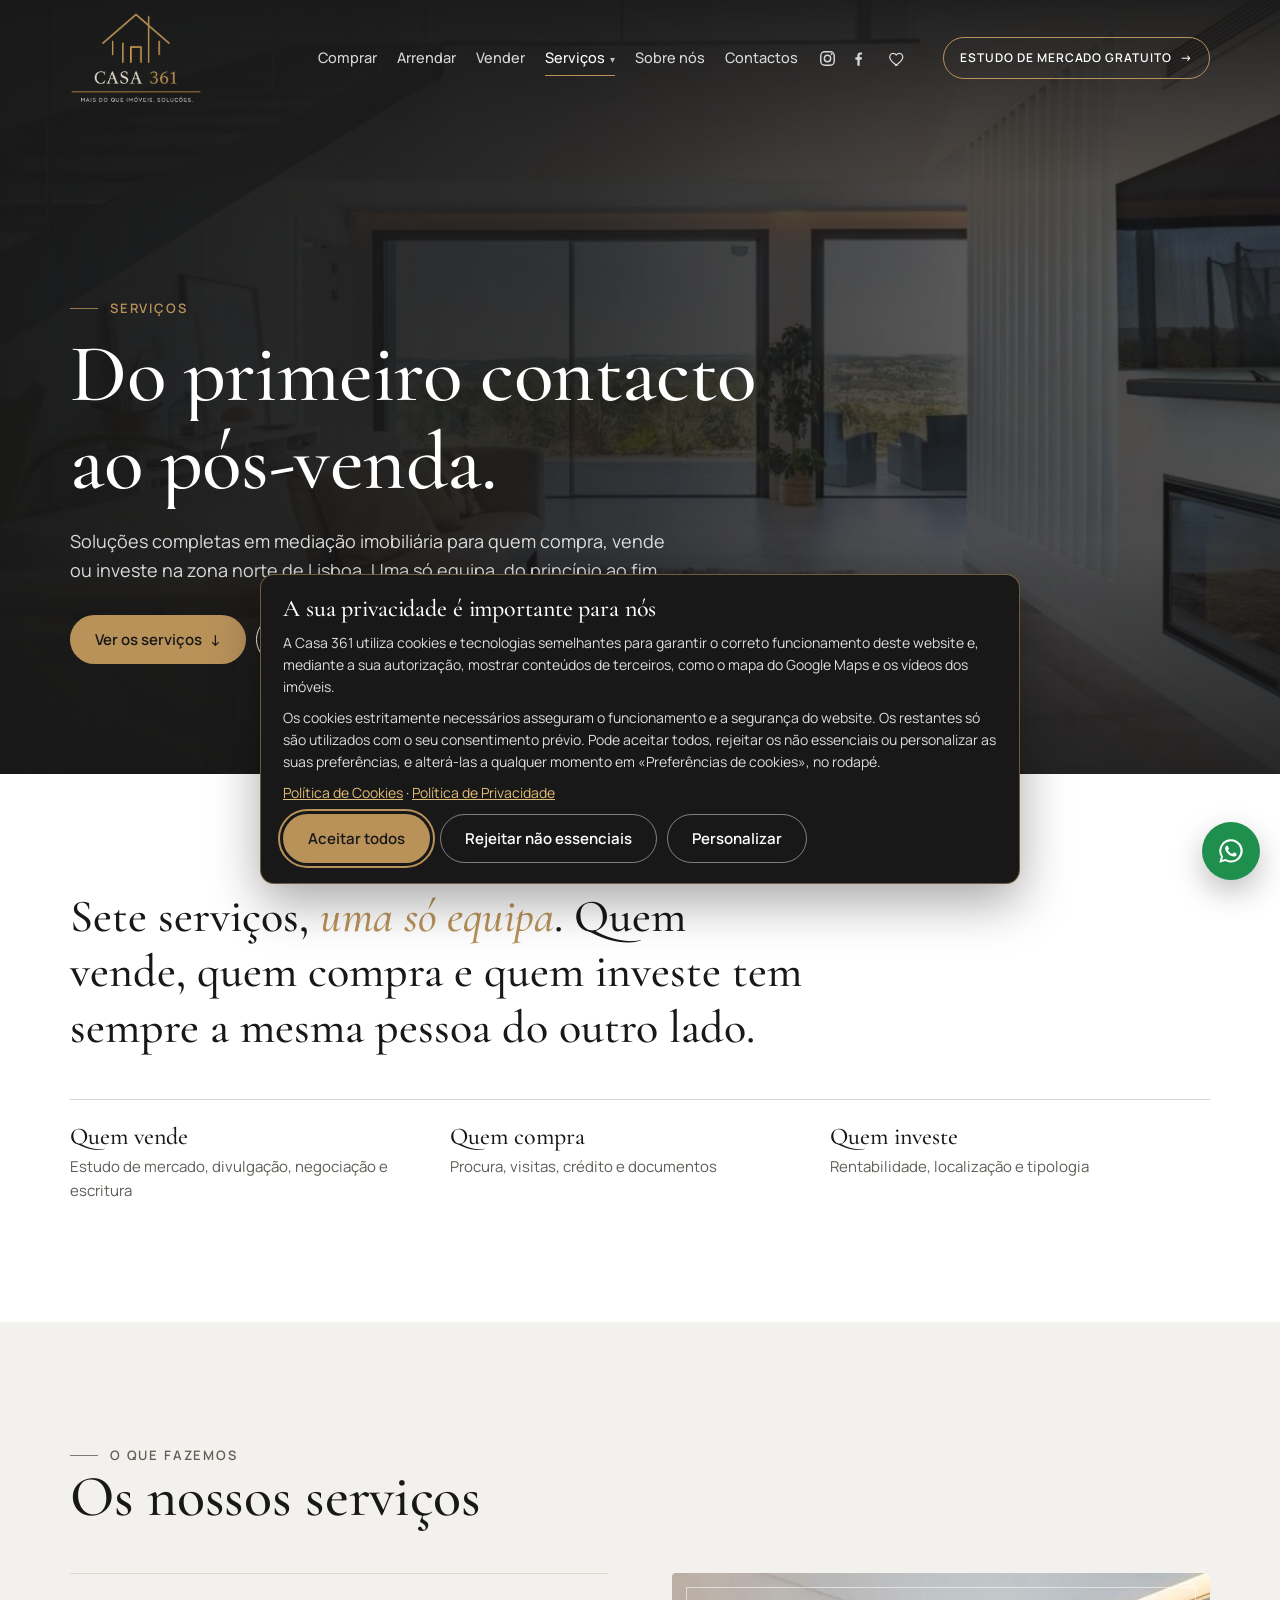
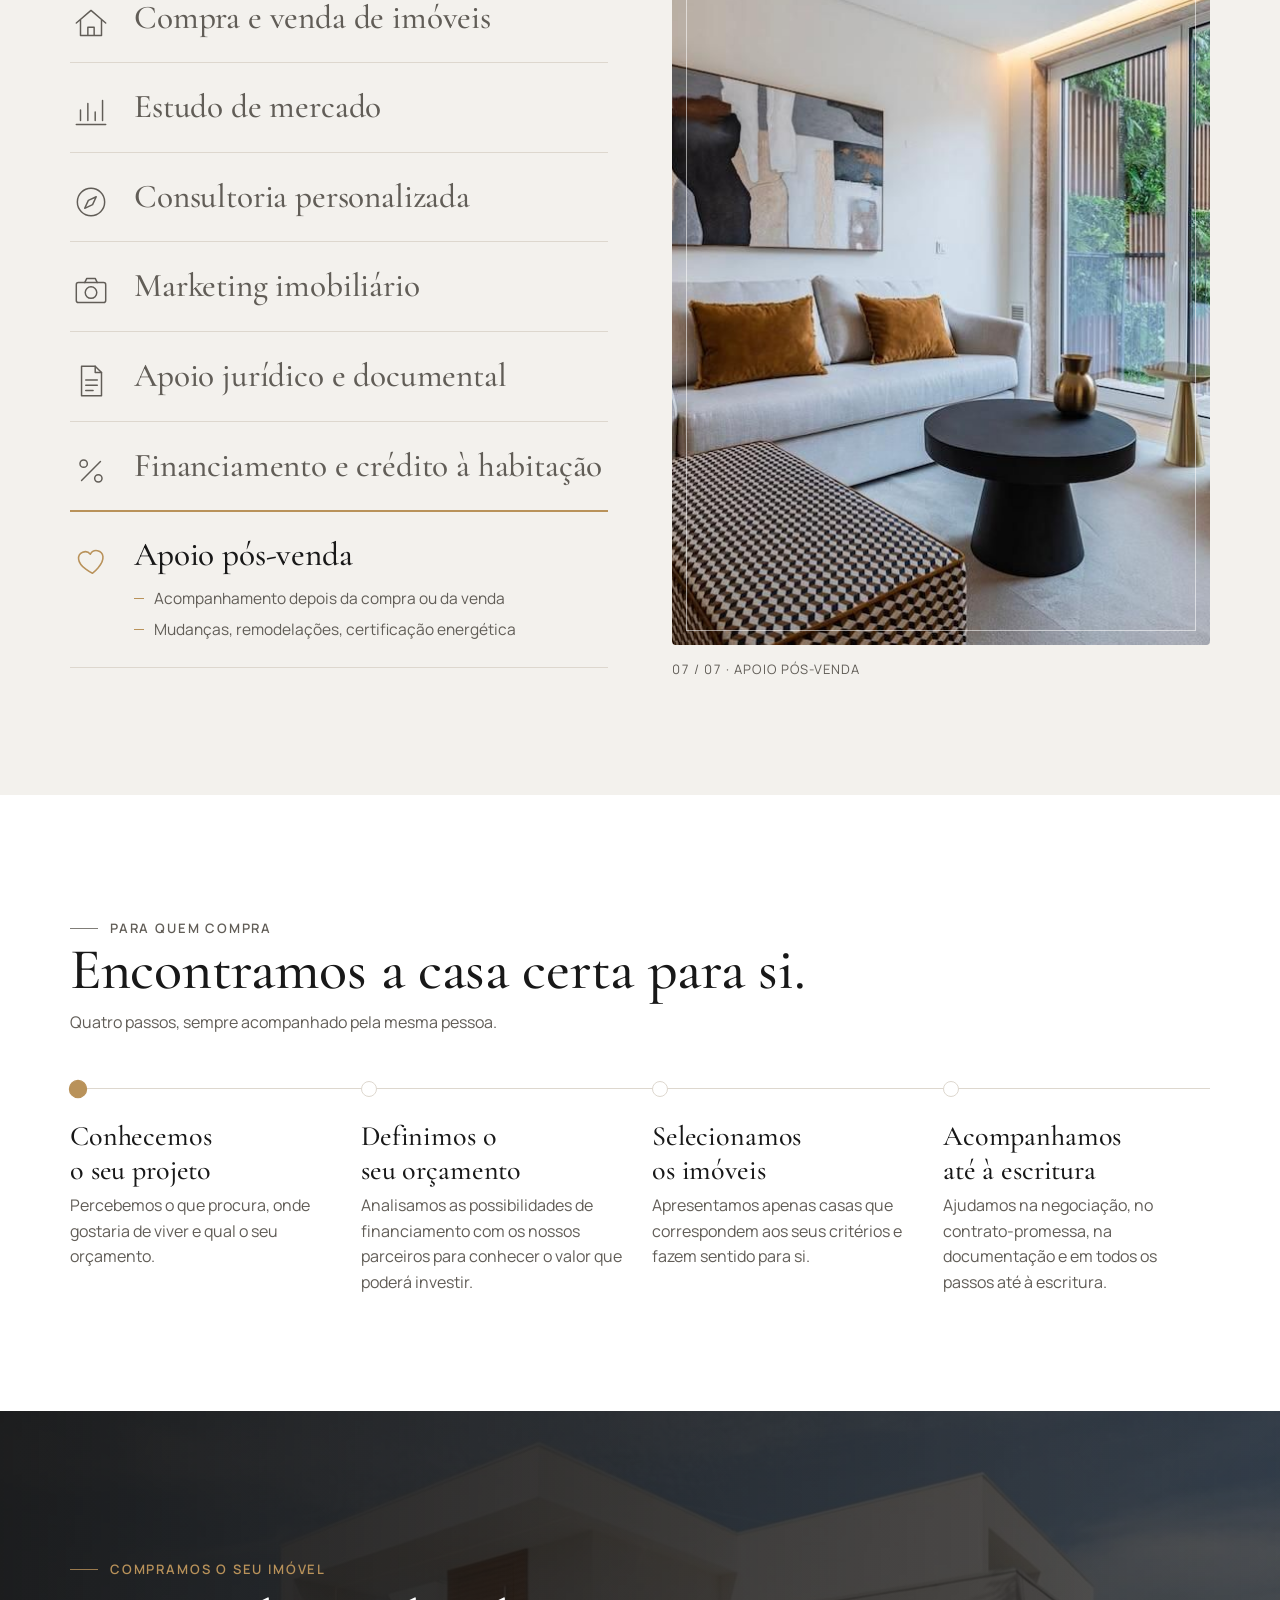
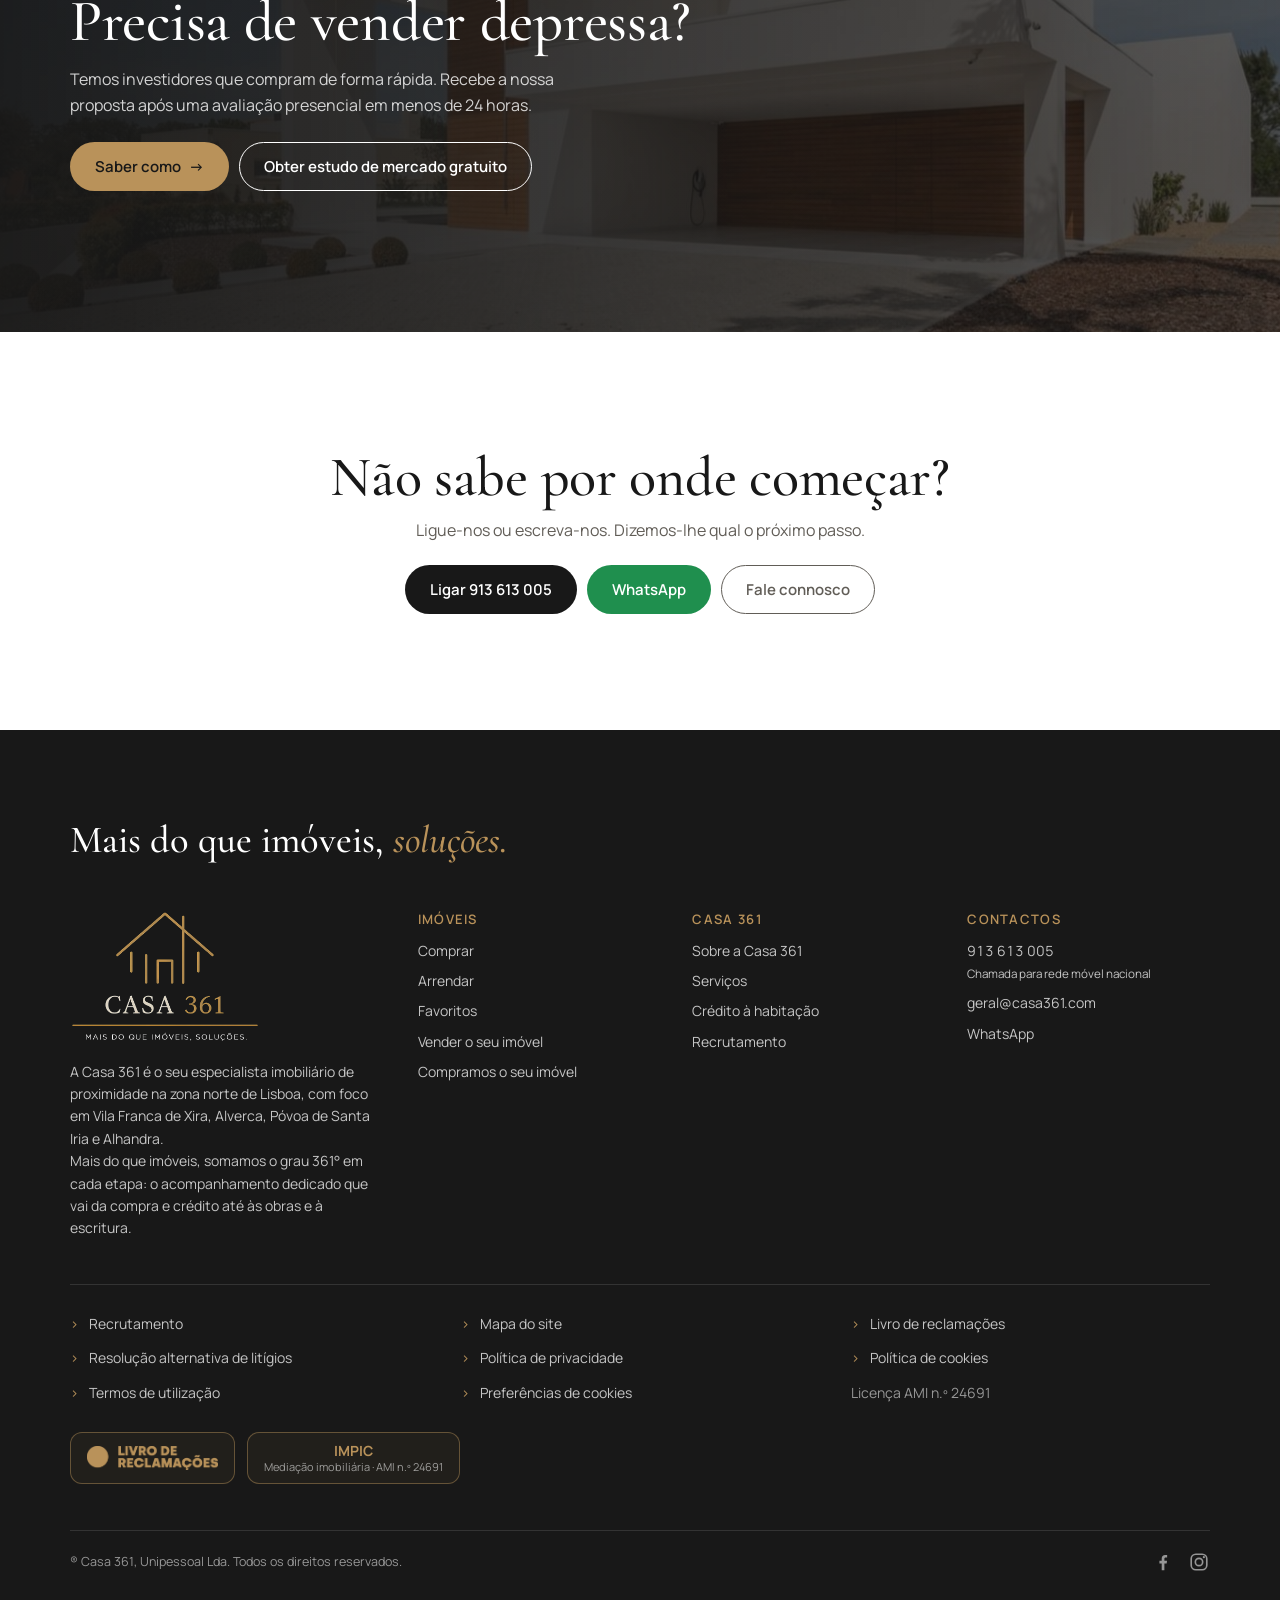
<file: src/servicos.html>
<!doctype html>
<html lang="pt-PT">
<head>
<meta charset="utf-8">
<meta name="viewport" content="width=device-width, initial-scale=1">
<link rel="icon" type="image/png" href="img/favicon-48.png">
<link rel="apple-touch-icon" href="img/apple-touch-icon.png">
<link rel="canonical" href="https://www.casa361.com/servicos">
<meta property="og:type" content="website">
<meta property="og:site_name" content="Casa 361">
<meta property="og:locale" content="pt_PT">
<meta property="og:title" content="Serviços · Mediação imobiliária na zona norte de Lisboa · Casa 361">
<meta property="og:description" content="Compra e venda, estudo de mercado, consultoria, marketing imobiliário, apoio jurídico, crédito habitação e pós-venda. Casa 361, Vila Franca de Xira.">
<meta property="og:image" content="https://www.casa361.com/img/hero-tejo.jpg">
<meta name="twitter:card" content="summary_large_image">
<meta property="og:url" content="https://www.casa361.com/servicos">
<title>Serviços · Mediação imobiliária na zona norte de Lisboa · Casa 361</title>
<meta name="description" content="Compra e venda, estudo de mercado, consultoria, marketing imobiliário, apoio jurídico, crédito habitação e pós-venda. Casa 361, Vila Franca de Xira.">
<link rel="preconnect" href="https://fonts.googleapis.com"><link rel="preconnect" href="https://fonts.gstatic.com" crossorigin>
<link rel="stylesheet" href="https://fonts.googleapis.com/css2?family=Cormorant+Garamond:ital,wght@0,500;0,600;1,500&family=Manrope:wght@400;500;600;700&display=swap">
<link rel="stylesheet" href="styles.css">
</head>
<body data-page="servicos" data-hero>
<a class="skip" href="#main">Saltar para o conteúdo</a>
<header id="top"></header>

<main id="main">
  <section class="hero svc-hero">
    <div class="hero-img" style="background-image:url('img/casa-escada.jpg')"></div>
    <div class="wrap">
      <div>
        <p class="kicker">Serviços</p>
        <h1><span class="ln"><span>Do primeiro contacto</span></span><span class="ln"><span>ao pós-venda.</span></span></h1>
        <p class="lead">Soluções completas em mediação imobiliária para quem compra, vende ou investe na zona norte de Lisboa. Uma só equipa, do princípio ao fim.</p>
        <p class="cta-row" style="display:flex;gap:10px;flex-wrap:wrap;margin-top:30px">
          <a class="btn btn-gold" href="#servicos">Ver os serviços <span class="arr" aria-hidden="true">↓</span></a>
          <a class="btn btn-line" href="contactos.html" style="color:#fff">Falar connosco</a>
        </p>
      </div>
    </div>
  </section>

  <section class="sec svc-intro">
    <div class="wrap">
      <p class="svc-statement reveal">Sete serviços, <em>uma só equipa</em>. Quem vende, quem compra e quem investe tem sempre a mesma pessoa do outro lado.</p>
      <ul class="svc-chips reveal" aria-label="Para quem">
        <li><b>Quem vende</b>Estudo de mercado, divulgação, negociação e escritura</li>
        <li><b>Quem compra</b>Procura, visitas, crédito e documentos</li>
        <li><b>Quem investe</b>Rentabilidade, localização e tipologia</li>
      </ul>
    </div>
  </section>

  <!-- Os serviços: a fotografia muda com o serviço que está a ler -->
  <section class="sec stone" id="servicos">
    <div class="wrap">
      <div class="sec-head reveal"><div><p class="kicker">O que fazemos</p><h2>Os nossos serviços</h2></div></div>
      <div class="showcase">
        <ol class="show-list" id="show-list">
          <li data-img="casa-comprar.jpg">
            <span class="ico" aria-hidden="true"><svg viewBox="0 0 40 40"><path d="M6 20 20 8l14 12M10 17v15h20V17M17 32v-8h6v8"/></svg></span>
            <h3>Compra e venda de imóveis</h3>
            <ul><li>Acompanhamento completo de compradores, para encontrar o imóvel certo</li><li>Apoio a vendedores: divulgação e captação de compradores</li></ul>
          </li>
          <li data-img="casa-vender.jpg">
            <span class="ico" aria-hidden="true"><svg viewBox="0 0 40 40"><path d="M6 32h28M10 28V18M17 28V12M24 28v-8M31 28V9"/></svg></span>
            <h3>Estudo de mercado</h3>
            <ul><li>Estudo de mercado gratuito para quem quer vender</li><li>Relatório com preços de imóveis semelhantes na zona</li><li>O melhor preço para uma venda rápida e rentável</li></ul>
          </li>
          <li data-img="casa-sala.jpg">
            <span class="ico" aria-hidden="true"><svg viewBox="0 0 40 40"><circle cx="20" cy="20" r="13"/><path d="m25 15-3.5 7.5L14 26l3.5-7.5z"/></svg></span>
            <h3>Consultoria personalizada</h3>
            <ul><li>Análise do que precisa: comprar, vender ou investir</li><li>Estratégia de venda do imóvel</li><li>Apoio em investimento: rentabilidade, localização, tipologia</li></ul>
          </li>
          <li data-img="casa-render.jpg">
            <span class="ico" aria-hidden="true"><svg viewBox="0 0 40 40"><rect x="6" y="12" width="28" height="19" rx="2"/><circle cx="20" cy="21.5" r="5.5"/><path d="M14 12l2-4h8l2 4"/></svg></span>
            <h3>Marketing imobiliário</h3>
            <ul><li>Fotografia e reportagem profissional</li><li>Home staging</li><li>Idealista, Imovirtual, Casa Sapo e outros portais</li><li>Google Ads, Facebook Ads e Instagram Ads</li></ul>
          </li>
          <li data-img="casa-cozinha.jpg">
            <span class="ico" aria-hidden="true"><svg viewBox="0 0 40 40"><path d="M11 6h13l6 6v22H11z"/><path d="M24 6v6h6M15 19h11M15 24h11M15 29h7"/></svg></span>
            <h3>Apoio jurídico e documental</h3>
            <ul><li>Verificação da documentação do imóvel</li><li>Contratos-promessa, escrituras e registos</li><li>Advogados, solicitadores e notários parceiros</li></ul>
          </li>
          <li id="credito" data-img="casa-predio.jpg">
            <span class="ico" aria-hidden="true"><svg viewBox="0 0 40 40"><path d="M11 29 29 11"/><circle cx="13" cy="13" r="3.5"/><circle cx="27" cy="27" r="3.5"/></svg></span>
            <h3>Financiamento e crédito à habitação</h3>
            <ul><li>Acompanhamento do pedido de crédito</li><li>Bancos e intermediários de crédito parceiros</li><li>Simulação de financiamento</li><li><a href="credito.html">Simular a prestação do crédito à habitação →</a></li></ul>
          </li>
          <li data-img="casa-arrendar.jpg">
            <span class="ico" aria-hidden="true"><svg viewBox="0 0 40 40"><path d="M20 32s-11-6.6-11-14a6 6 0 0 1 11-3.3A6 6 0 0 1 31 18c0 7.4-11 14-11 14z"/></svg></span>
            <h3>Apoio pós-venda</h3>
            <ul><li>Acompanhamento depois da compra ou da venda</li><li>Mudanças, remodelações, certificação energética</li></ul>
          </li>
        </ol>
        <div class="show-media" aria-hidden="true"><div class="show-frame" id="show-frame"></div><p class="show-cap" id="show-cap"></p></div>
      </div>
    </div>
  </section>

  <section class="sec">
    <div class="wrap">
      <div class="sec-head reveal"><div><p class="kicker">Para quem compra</p><h2>Encontramos a casa certa para si.</h2><p>Quatro passos, sempre acompanhado pela mesma pessoa.</p></div></div>
      <div class="journey" id="journey">
        <span class="journey-line" aria-hidden="true"><span id="journey-fill"></span></span>
        <ol>
          <li class="reveal"><span class="jdot" aria-hidden="true"></span><h3>Conhecemos<br>o seu projeto</h3><p>Percebemos o que procura, onde gostaria de viver e qual o seu orçamento.</p></li>
          <li class="reveal"><span class="jdot" aria-hidden="true"></span><h3>Definimos o<br>seu orçamento</h3><p>Analisamos as possibilidades de financiamento com os nossos parceiros para conhecer o valor que poderá investir.</p></li>
          <li class="reveal"><span class="jdot" aria-hidden="true"></span><h3>Selecionamos<br>os imóveis</h3><p>Apresentamos apenas casas que correspondem aos seus critérios e fazem sentido para si.</p></li>
          <li class="reveal"><span class="jdot" aria-hidden="true"></span><h3>Acompanhamos<br>até à escritura</h3><p>Ajudamos na negociação, no contrato-promessa, na documentação e em todos os passos até à escritura.</p></li>
        </ol>
      </div>
    </div>
  </section>

  <section class="band">
    <div class="band-img"><img data-parallax="0.1" src="img/casa-moradia.jpg" alt=""></div>
    <div class="wrap band-in reveal">
      <p class="kicker" style="color:var(--gold)">Compramos o seu imóvel</p>
      <h2>Precisa de vender depressa?</h2>
      <p>Temos investidores que compram de forma rápida. Recebe a nossa proposta após uma avaliação presencial em menos de 24 horas.</p>
      <p style="display:flex;gap:10px;flex-wrap:wrap;margin-top:24px"><a class="btn btn-gold" href="vender.html#rapida">Saber como <span class="arr" aria-hidden="true">→</span></a><a class="btn btn-line" href="vender.html#avaliacao" style="color:#fff">Obter estudo de mercado gratuito</a></p>
    </div>
  </section>

  <section class="sec">
    <div class="wrap cta-end reveal">
      <h2>Não sabe por onde começar?</h2>
      <p>Ligue-nos ou escreva-nos. Dizemos-lhe qual o próximo passo.</p>
      <p style="display:flex;gap:10px;flex-wrap:wrap;justify-content:center;margin-top:22px"><a class="btn btn-ink" href="tel:+351913613005">Ligar 913 613 005</a><a class="btn btn-wa" href="https://wa.me/351913613005" target="_blank" rel="noopener">WhatsApp</a><a class="btn btn-line" href="contactos.html">Fale connosco</a></p>
    </div>
  </section>
</main>

<footer id="foot"></footer>
<script src="config.js"></script>
<script src="listings.js"></script>
<script>
  (function () {
    var C = 'img/', still = window.matchMedia('(prefers-reduced-motion: reduce)').matches;
    var items = Array.prototype.slice.call(document.querySelectorAll('#show-list > li'));
    var frame = document.getElementById('show-frame'), cap = document.getElementById('show-cap');
    // Uma fotografia por serviço, sobrepostas; a do serviço ativo aparece.
    frame.innerHTML = items.map(function (li, i) { return '<img src="' + C + li.getAttribute('data-img') + '" alt="" loading="' + (i ? 'lazy' : 'eager') + '"' + (i ? '' : ' class="on"') + '>'; }).join('');
    items.forEach(function (li) { li.insertAdjacentHTML('afterbegin', '<img class="show-m" src="' + C + li.getAttribute('data-img') + '" alt="" loading="lazy">'); });
    var imgs = frame.children;
    function activate(i) {
      items.forEach(function (li, k) { li.classList.toggle('on', k === i); });
      Array.prototype.forEach.call(imgs, function (im, k) { im.classList.toggle('on', k === i); });
      cap.textContent = String(i + 1).padStart(2, '0') + ' / ' + String(items.length).padStart(2, '0') + ' · ' + items[i].querySelector('h3').textContent;
    }
    activate(0);
    items.forEach(function (li, i) { li.addEventListener('mouseenter', function () { activate(i); }); li.addEventListener('focusin', function () { activate(i); }); li.tabIndex = 0; });
    if ('IntersectionObserver' in window) {
      var io = new IntersectionObserver(function (es) { es.forEach(function (en) { if (en.isIntersecting) activate(items.indexOf(en.target)); }); }, { rootMargin: '-45% 0px -45% 0px' });
      items.forEach(function (li) { io.observe(li); });
    }
    // A linha do percurso desenha-se à medida que se desce.
    var j = document.getElementById('journey'), fill = document.getElementById('journey-fill');
    function draw() {
      var r = j.getBoundingClientRect(), p = Math.min(1, Math.max(0, (innerHeight * 0.75 - r.top) / (r.height + innerHeight * 0.25)));
      fill.style.transform = (innerWidth <= 760 ? 'scaleY(' : 'scaleX(') + (still ? 1 : p) + ')';
      j.querySelectorAll('.jdot').forEach(function (d, k, all) { d.classList.toggle('on', still || p >= k / (all.length - 1) - 0.02); });
    }
    window.addEventListener('scroll', function () { requestAnimationFrame(draw); }, { passive: true }); draw();
  })();
</script>
<script src="chrome.js"></script>
</body>
</html>
</file>
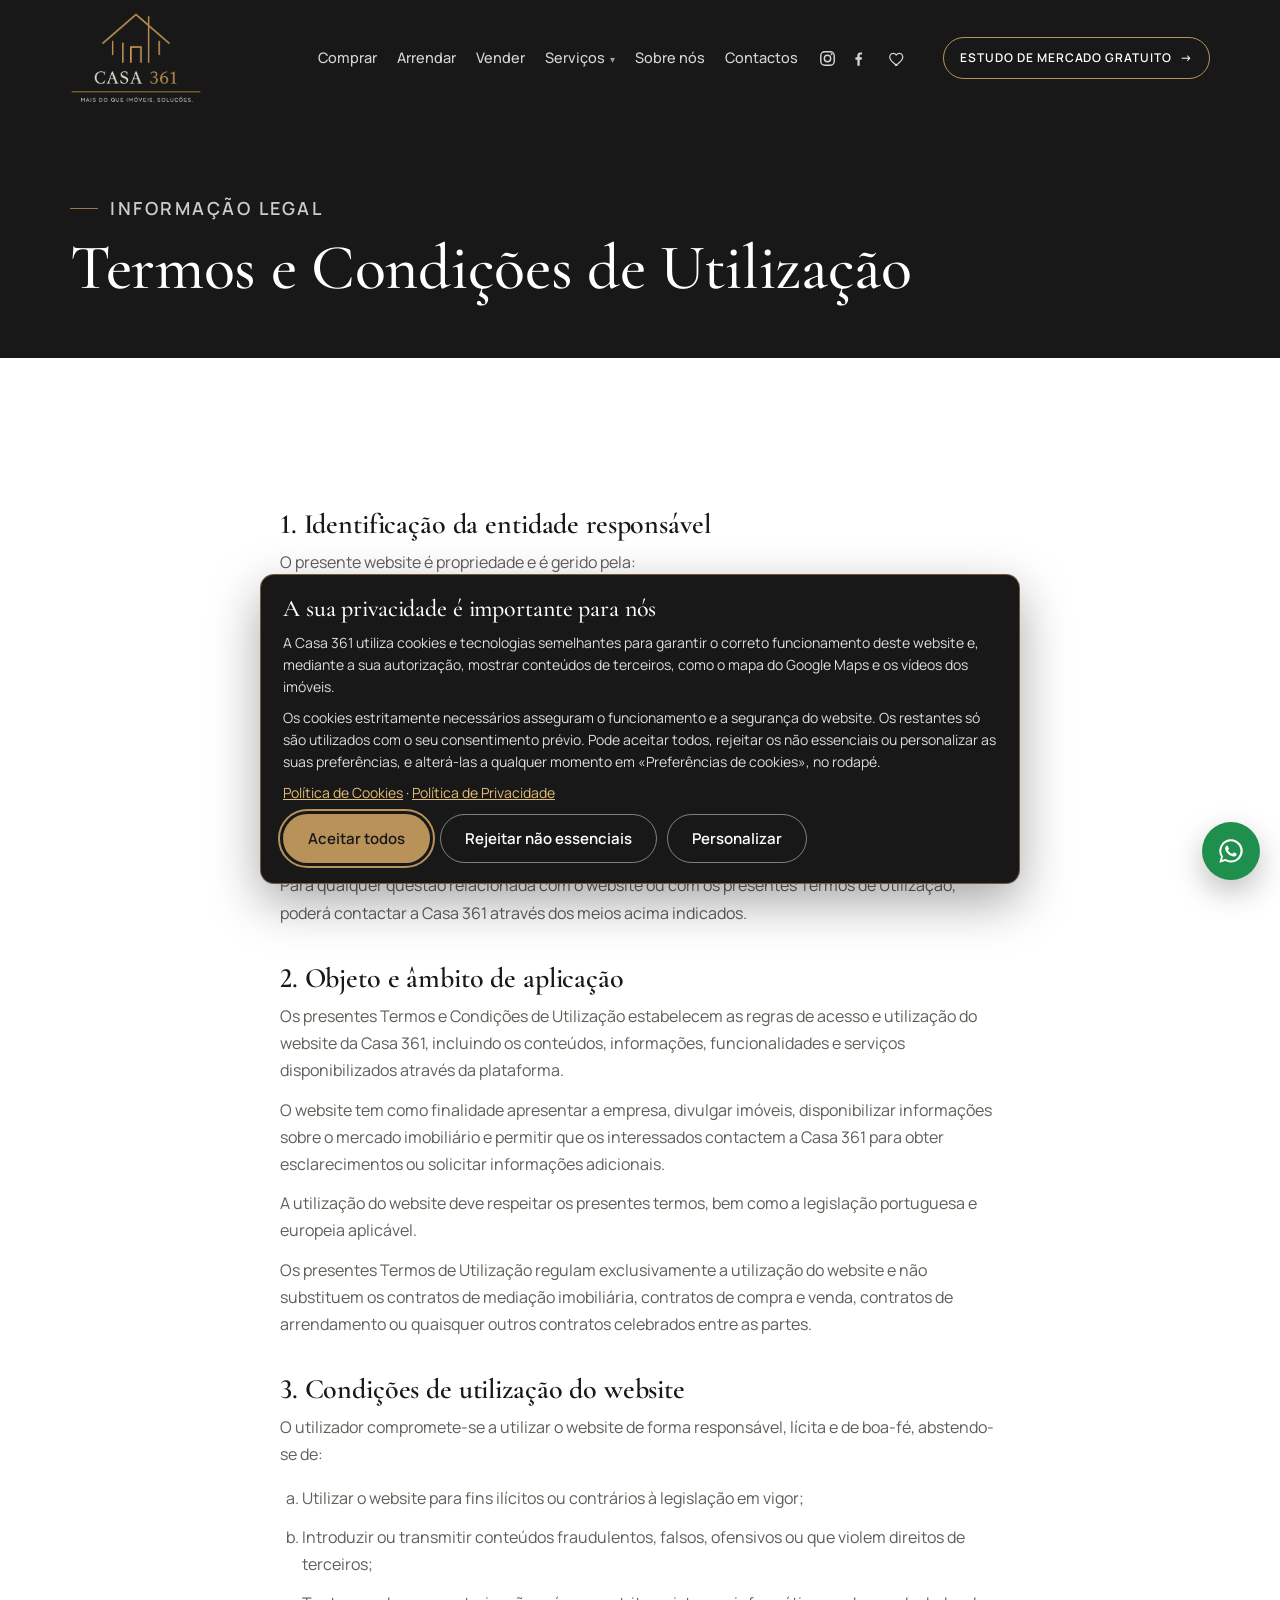
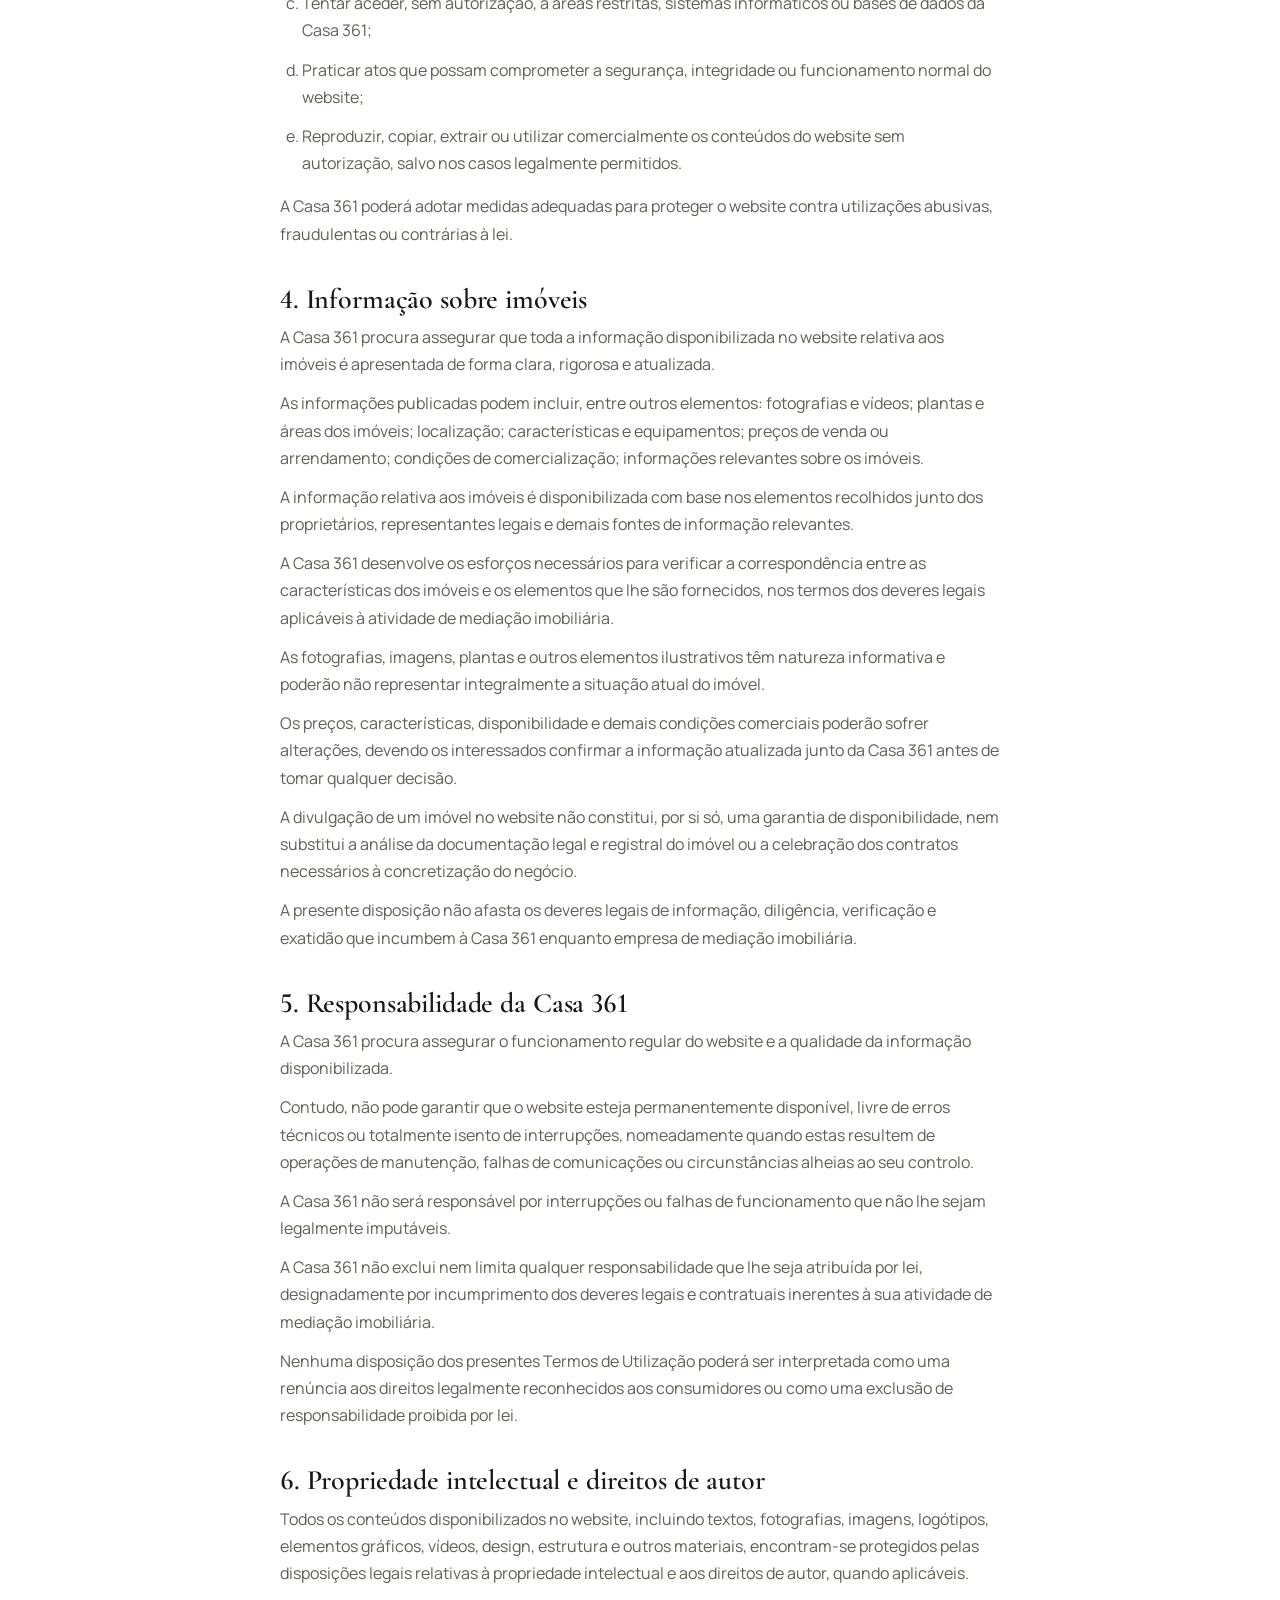
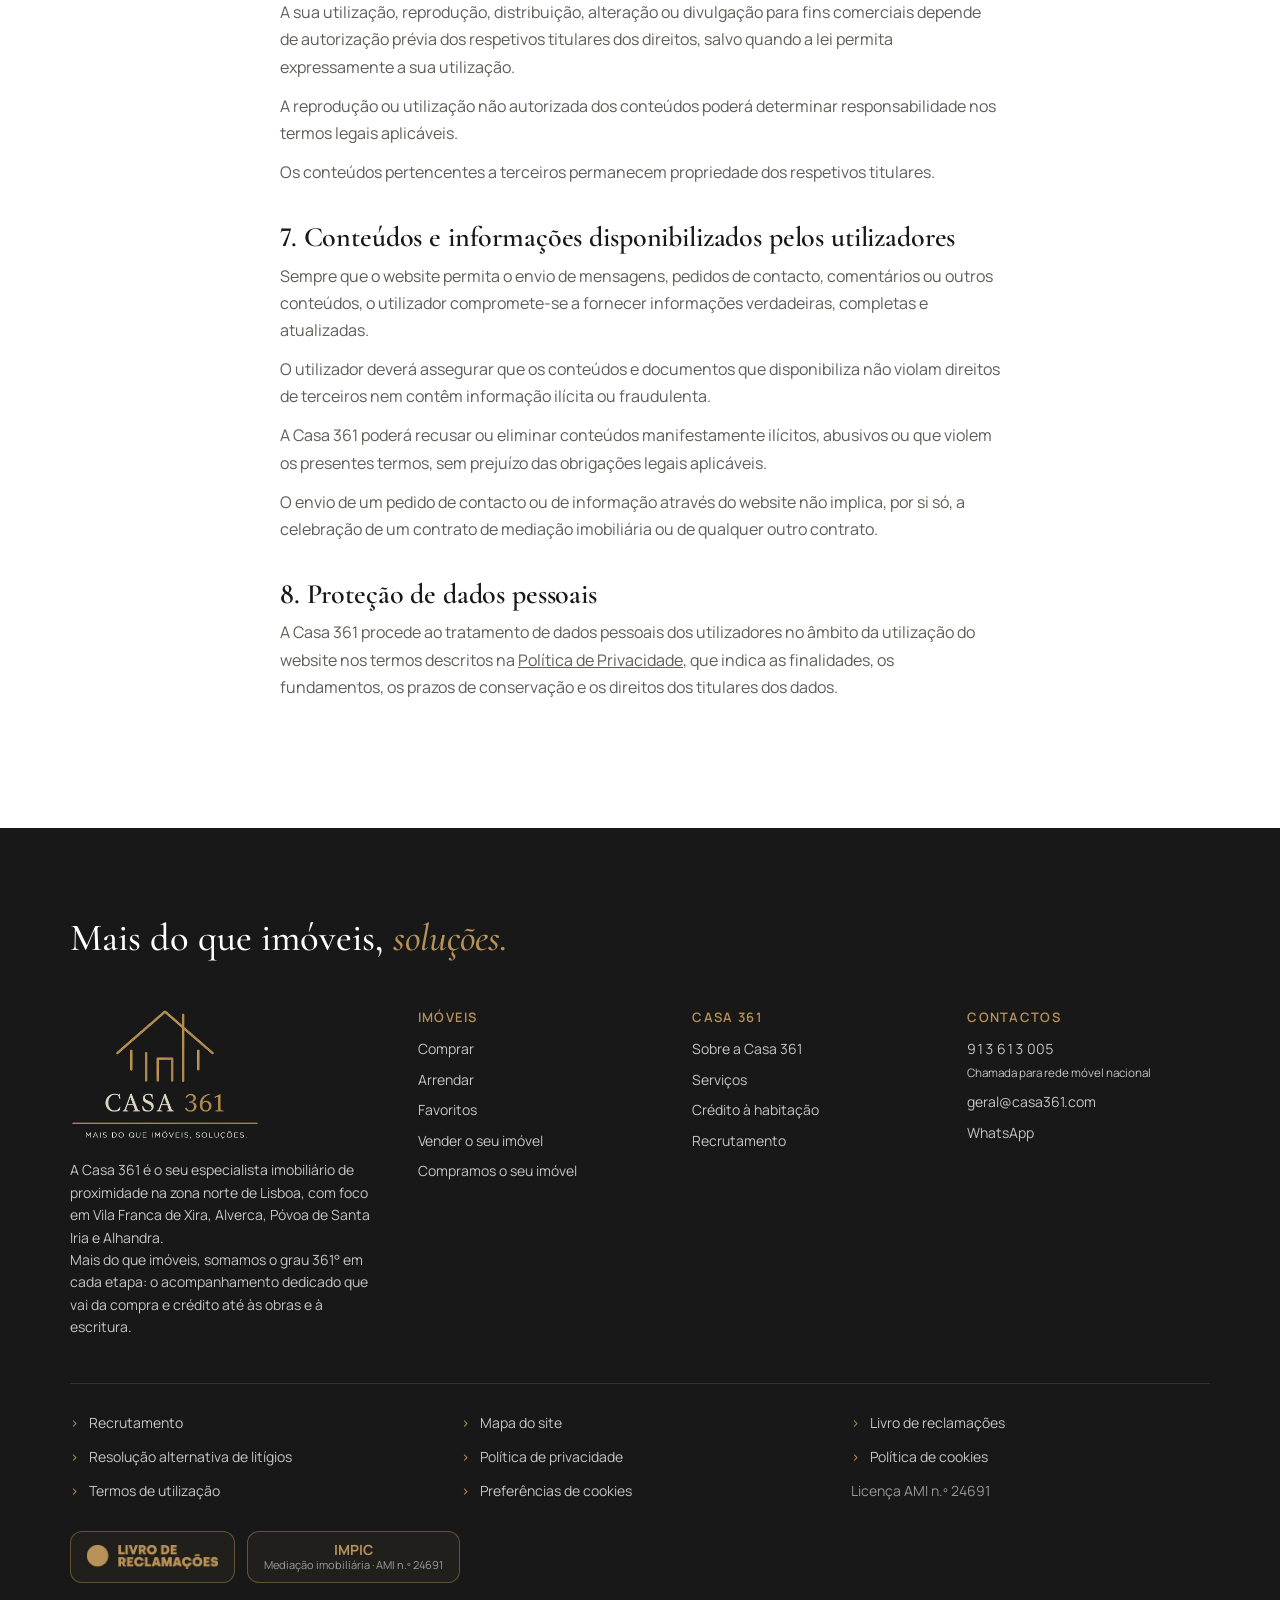
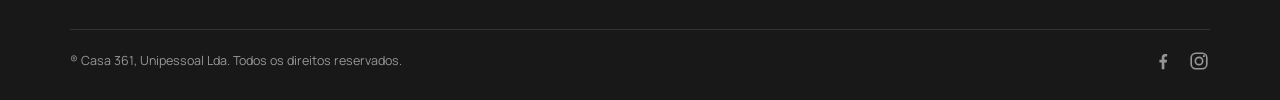
<file: src/termos.html>
<!doctype html>
<html lang="pt-PT">
<head>
<meta charset="utf-8">
<meta name="viewport" content="width=device-width, initial-scale=1">
<link rel="icon" type="image/png" href="img/favicon-48.png">
<link rel="apple-touch-icon" href="img/apple-touch-icon.png">
<link rel="canonical" href="https://www.casa361.com/termos">
<meta property="og:type" content="website">
<meta property="og:site_name" content="Casa 361">
<meta property="og:locale" content="pt_PT">
<meta property="og:title" content="Termos e Condições de Utilização · Casa 361">
<meta property="og:description" content="Regras de acesso e utilização do website da Casa 361.">
<meta property="og:image" content="https://www.casa361.com/img/hero-tejo.jpg">
<meta name="twitter:card" content="summary_large_image">
<meta property="og:url" content="https://www.casa361.com/termos">
<title>Termos e Condições de Utilização · Casa 361</title>
<meta name="description" content="Regras de acesso e utilização do website da Casa 361.">
<link rel="preconnect" href="https://fonts.googleapis.com"><link rel="preconnect" href="https://fonts.gstatic.com" crossorigin>
<link rel="stylesheet" href="https://fonts.googleapis.com/css2?family=Cormorant+Garamond:ital,wght@0,500;0,600;1,500&family=Manrope:wght@400;500;600;700&display=swap">
<link rel="stylesheet" href="styles.css">
</head>
<body data-page="termos">
<a class="skip" href="#main">Saltar para o conteúdo</a>
<header id="top"></header>

<main id="main">
  <section class="page-head">
    <div class="wrap">
      <p class="kicker">Informação legal</p>
      <h1>Termos e Condições de Utilização</h1>
    </div>
  </section>
  <section class="sec">
    <div class="wrap legal-text">
      <h2>1. Identificação da entidade responsável</h2>
      <p>O presente website é propriedade e é gerido pela:</p>
      <p><strong>CASA 361 UNIPESSOAL, LDA.</strong><br>
      Denominação social: CASA 361 UNIPESSOAL, LDA.<br>
      NIPC: 518426068<br>
      Sede social: Rua Joaquim Luís Chico, n.º 3, 2600-782 São João dos Montes<br>
      Licença de mediação imobiliária (AMI): 24691<br>
      Entidade licenciadora e fiscalizadora: Instituto dos Mercados Públicos, do Imobiliário e da Construção, I.P. (IMPIC)<br>
      E-mail: <a href="mailto:geral@casa361.com">geral@casa361.com</a><br>
      Telefone: 913 613 005<br>
      Website: <a href="https://casa361.com">casa361.com</a></p>
      <p>Para qualquer questão relacionada com o website ou com os presentes Termos de Utilização, poderá contactar a Casa 361 através dos meios acima indicados.</p>
      <h2>2. Objeto e âmbito de aplicação</h2>
      <p>Os presentes Termos e Condições de Utilização estabelecem as regras de acesso e utilização do website da Casa 361, incluindo os conteúdos, informações, funcionalidades e serviços disponibilizados através da plataforma.</p>
      <p>O website tem como finalidade apresentar a empresa, divulgar imóveis, disponibilizar informações sobre o mercado imobiliário e permitir que os interessados contactem a Casa 361 para obter esclarecimentos ou solicitar informações adicionais.</p>
      <p>A utilização do website deve respeitar os presentes termos, bem como a legislação portuguesa e europeia aplicável.</p>
      <p>Os presentes Termos de Utilização regulam exclusivamente a utilização do website e não substituem os contratos de mediação imobiliária, contratos de compra e venda, contratos de arrendamento ou quaisquer outros contratos celebrados entre as partes.</p>
      <h2>3. Condições de utilização do website</h2>
      <p>O utilizador compromete-se a utilizar o website de forma responsável, lícita e de boa-fé, abstendo-se de:</p>
      <ol type="a">
        <li>Utilizar o website para fins ilícitos ou contrários à legislação em vigor;</li>
        <li>Introduzir ou transmitir conteúdos fraudulentos, falsos, ofensivos ou que violem direitos de terceiros;</li>
        <li>Tentar aceder, sem autorização, a áreas restritas, sistemas informáticos ou bases de dados da Casa 361;</li>
        <li>Praticar atos que possam comprometer a segurança, integridade ou funcionamento normal do website;</li>
        <li>Reproduzir, copiar, extrair ou utilizar comercialmente os conteúdos do website sem autorização, salvo nos casos legalmente permitidos.</li>
      </ol>
      <p>A Casa 361 poderá adotar medidas adequadas para proteger o website contra utilizações abusivas, fraudulentas ou contrárias à lei.</p>
      <h2>4. Informação sobre imóveis</h2>
      <p>A Casa 361 procura assegurar que toda a informação disponibilizada no website relativa aos imóveis é apresentada de forma clara, rigorosa e atualizada.</p>
      <p>As informações publicadas podem incluir, entre outros elementos: fotografias e vídeos; plantas e áreas dos imóveis; localização; características e equipamentos; preços de venda ou arrendamento; condições de comercialização; informações relevantes sobre os imóveis.</p>
      <p>A informação relativa aos imóveis é disponibilizada com base nos elementos recolhidos junto dos proprietários, representantes legais e demais fontes de informação relevantes.</p>
      <p>A Casa 361 desenvolve os esforços necessários para verificar a correspondência entre as características dos imóveis e os elementos que lhe são fornecidos, nos termos dos deveres legais aplicáveis à atividade de mediação imobiliária.</p>
      <p>As fotografias, imagens, plantas e outros elementos ilustrativos têm natureza informativa e poderão não representar integralmente a situação atual do imóvel.</p>
      <p>Os preços, características, disponibilidade e demais condições comerciais poderão sofrer alterações, devendo os interessados confirmar a informação atualizada junto da Casa 361 antes de tomar qualquer decisão.</p>
      <p>A divulgação de um imóvel no website não constitui, por si só, uma garantia de disponibilidade, nem substitui a análise da documentação legal e registral do imóvel ou a celebração dos contratos necessários à concretização do negócio.</p>
      <p>A presente disposição não afasta os deveres legais de informação, diligência, verificação e exatidão que incumbem à Casa 361 enquanto empresa de mediação imobiliária.</p>
      <h2>5. Responsabilidade da Casa 361</h2>
      <p>A Casa 361 procura assegurar o funcionamento regular do website e a qualidade da informação disponibilizada.</p>
      <p>Contudo, não pode garantir que o website esteja permanentemente disponível, livre de erros técnicos ou totalmente isento de interrupções, nomeadamente quando estas resultem de operações de manutenção, falhas de comunicações ou circunstâncias alheias ao seu controlo.</p>
      <p>A Casa 361 não será responsável por interrupções ou falhas de funcionamento que não lhe sejam legalmente imputáveis.</p>
      <p>A Casa 361 não exclui nem limita qualquer responsabilidade que lhe seja atribuída por lei, designadamente por incumprimento dos deveres legais e contratuais inerentes à sua atividade de mediação imobiliária.</p>
      <p>Nenhuma disposição dos presentes Termos de Utilização poderá ser interpretada como uma renúncia aos direitos legalmente reconhecidos aos consumidores ou como uma exclusão de responsabilidade proibida por lei.</p>
      <h2>6. Propriedade intelectual e direitos de autor</h2>
      <p>Todos os conteúdos disponibilizados no website, incluindo textos, fotografias, imagens, logótipos, elementos gráficos, vídeos, design, estrutura e outros materiais, encontram-se protegidos pelas disposições legais relativas à propriedade intelectual e aos direitos de autor, quando aplicáveis.</p>
      <p>A sua utilização, reprodução, distribuição, alteração ou divulgação para fins comerciais depende de autorização prévia dos respetivos titulares dos direitos, salvo quando a lei permita expressamente a sua utilização.</p>
      <p>A reprodução ou utilização não autorizada dos conteúdos poderá determinar responsabilidade nos termos legais aplicáveis.</p>
      <p>Os conteúdos pertencentes a terceiros permanecem propriedade dos respetivos titulares.</p>
      <h2>7. Conteúdos e informações disponibilizados pelos utilizadores</h2>
      <p>Sempre que o website permita o envio de mensagens, pedidos de contacto, comentários ou outros conteúdos, o utilizador compromete-se a fornecer informações verdadeiras, completas e atualizadas.</p>
      <p>O utilizador deverá assegurar que os conteúdos e documentos que disponibiliza não violam direitos de terceiros nem contêm informação ilícita ou fraudulenta.</p>
      <p>A Casa 361 poderá recusar ou eliminar conteúdos manifestamente ilícitos, abusivos ou que violem os presentes termos, sem prejuízo das obrigações legais aplicáveis.</p>
      <p>O envio de um pedido de contacto ou de informação através do website não implica, por si só, a celebração de um contrato de mediação imobiliária ou de qualquer outro contrato.</p>
      <h2>8. Proteção de dados pessoais</h2>
      <p>A Casa 361 procede ao tratamento de dados pessoais dos utilizadores no âmbito da utilização do website nos termos descritos na <a href="privacidade.html">Política de Privacidade</a>, que indica as finalidades, os fundamentos, os prazos de conservação e os direitos dos titulares dos dados.</p>
    </div>
  </section>
</main>

<footer id="foot"></footer>
<script src="config.js"></script>
<script src="listings.js"></script>
<script src="chrome.js"></script>
</body>
</html>
</file>
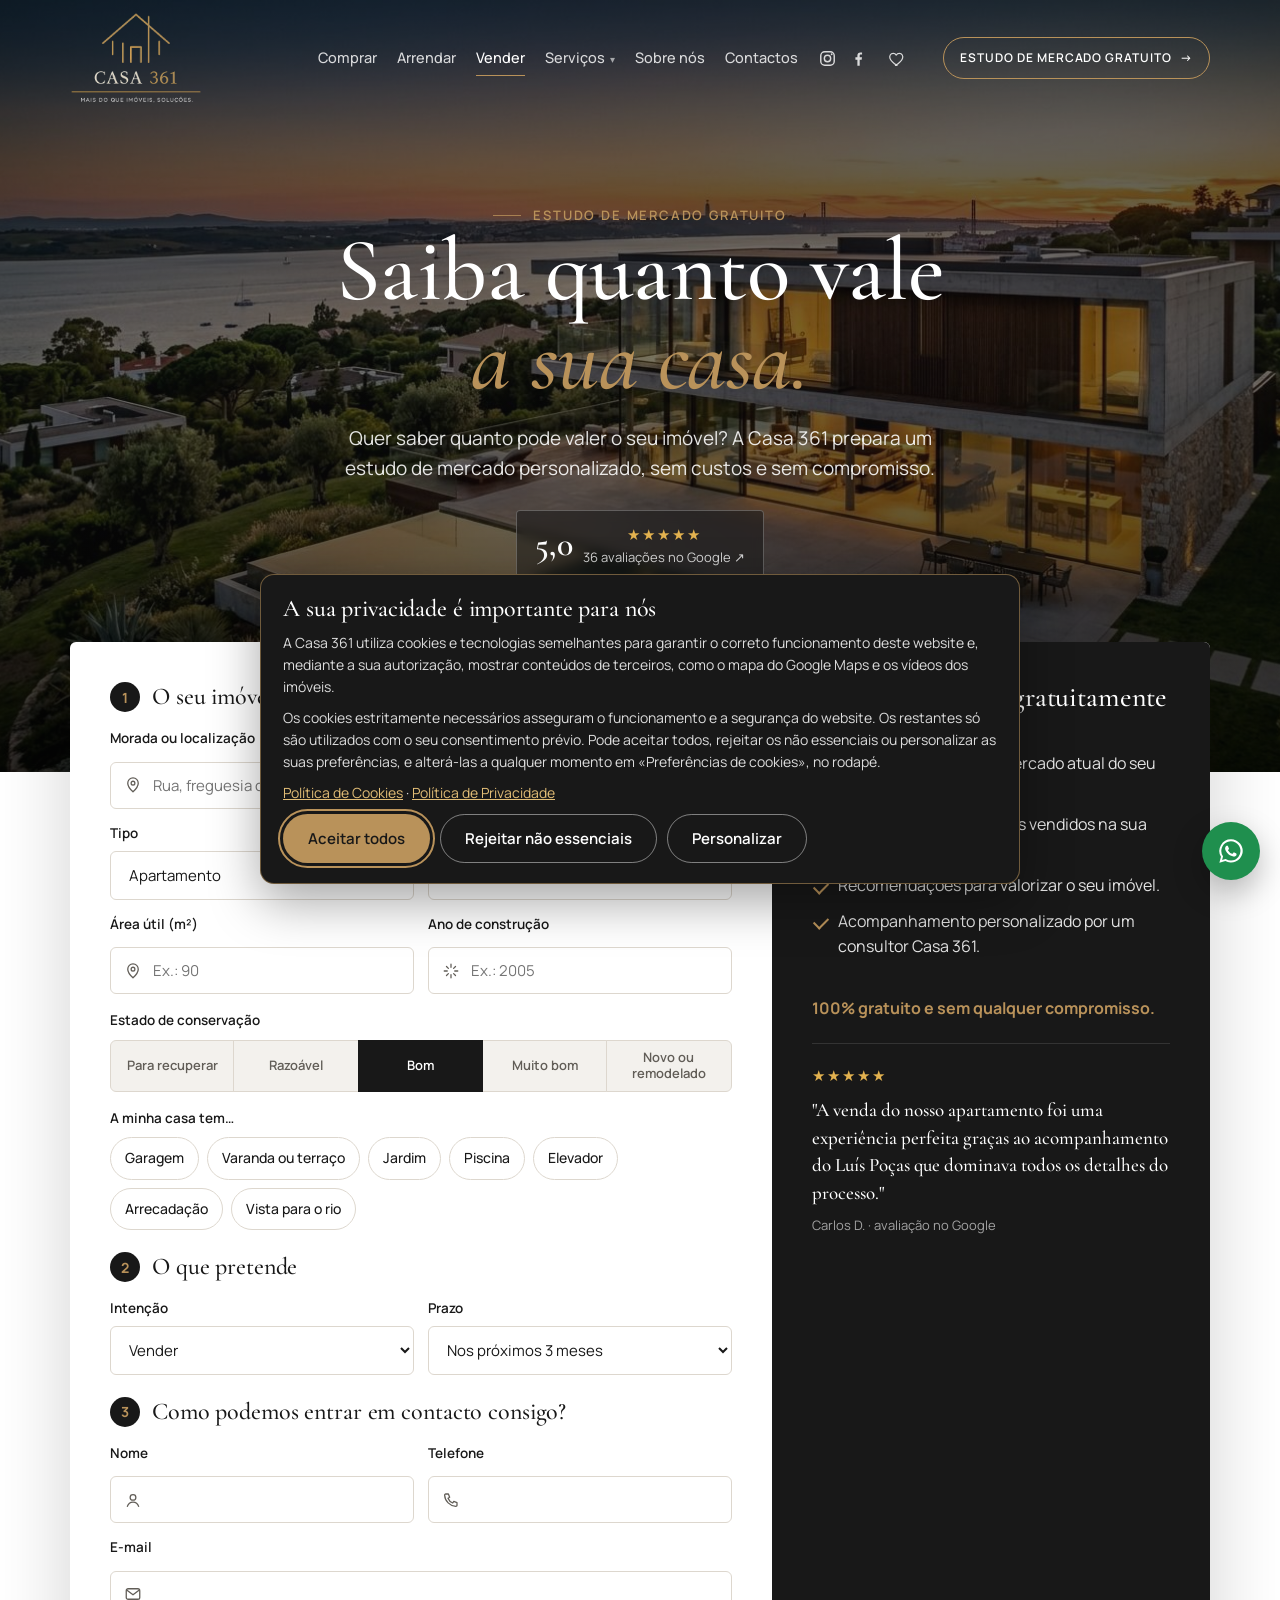
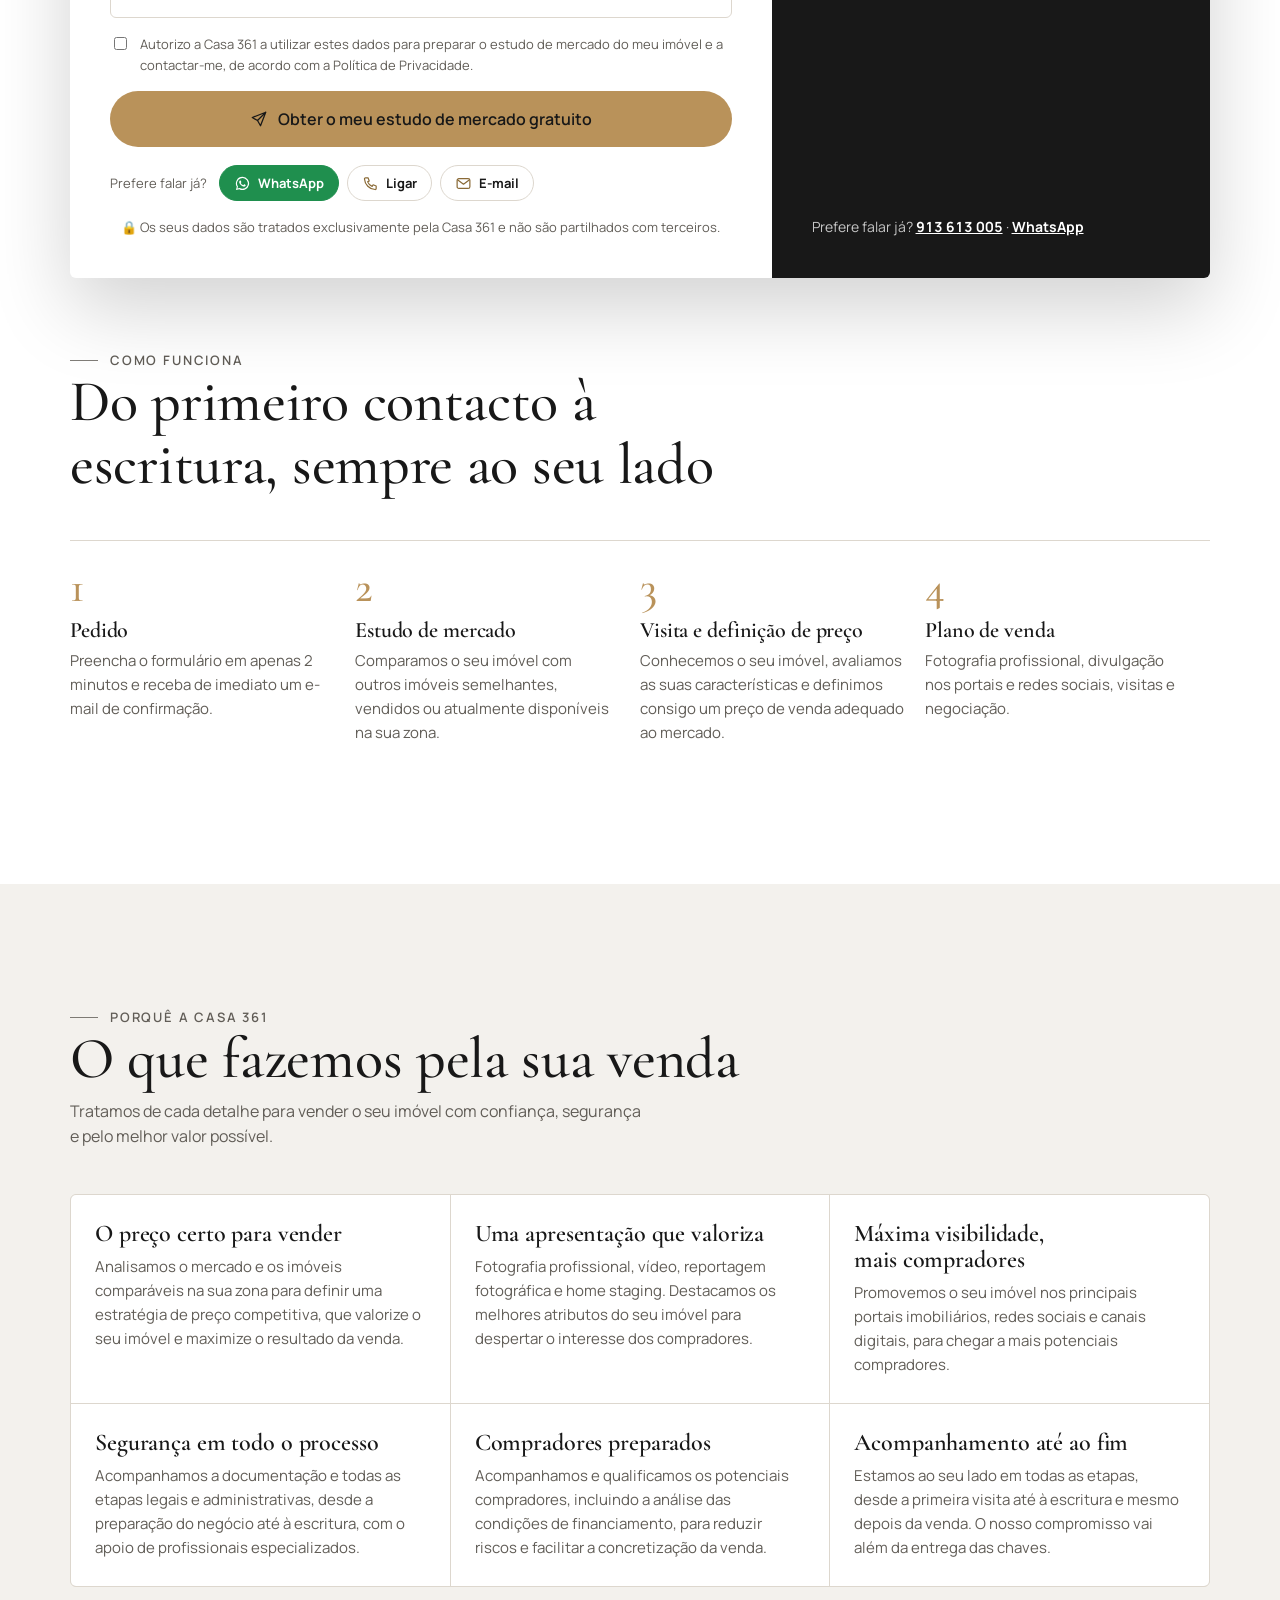
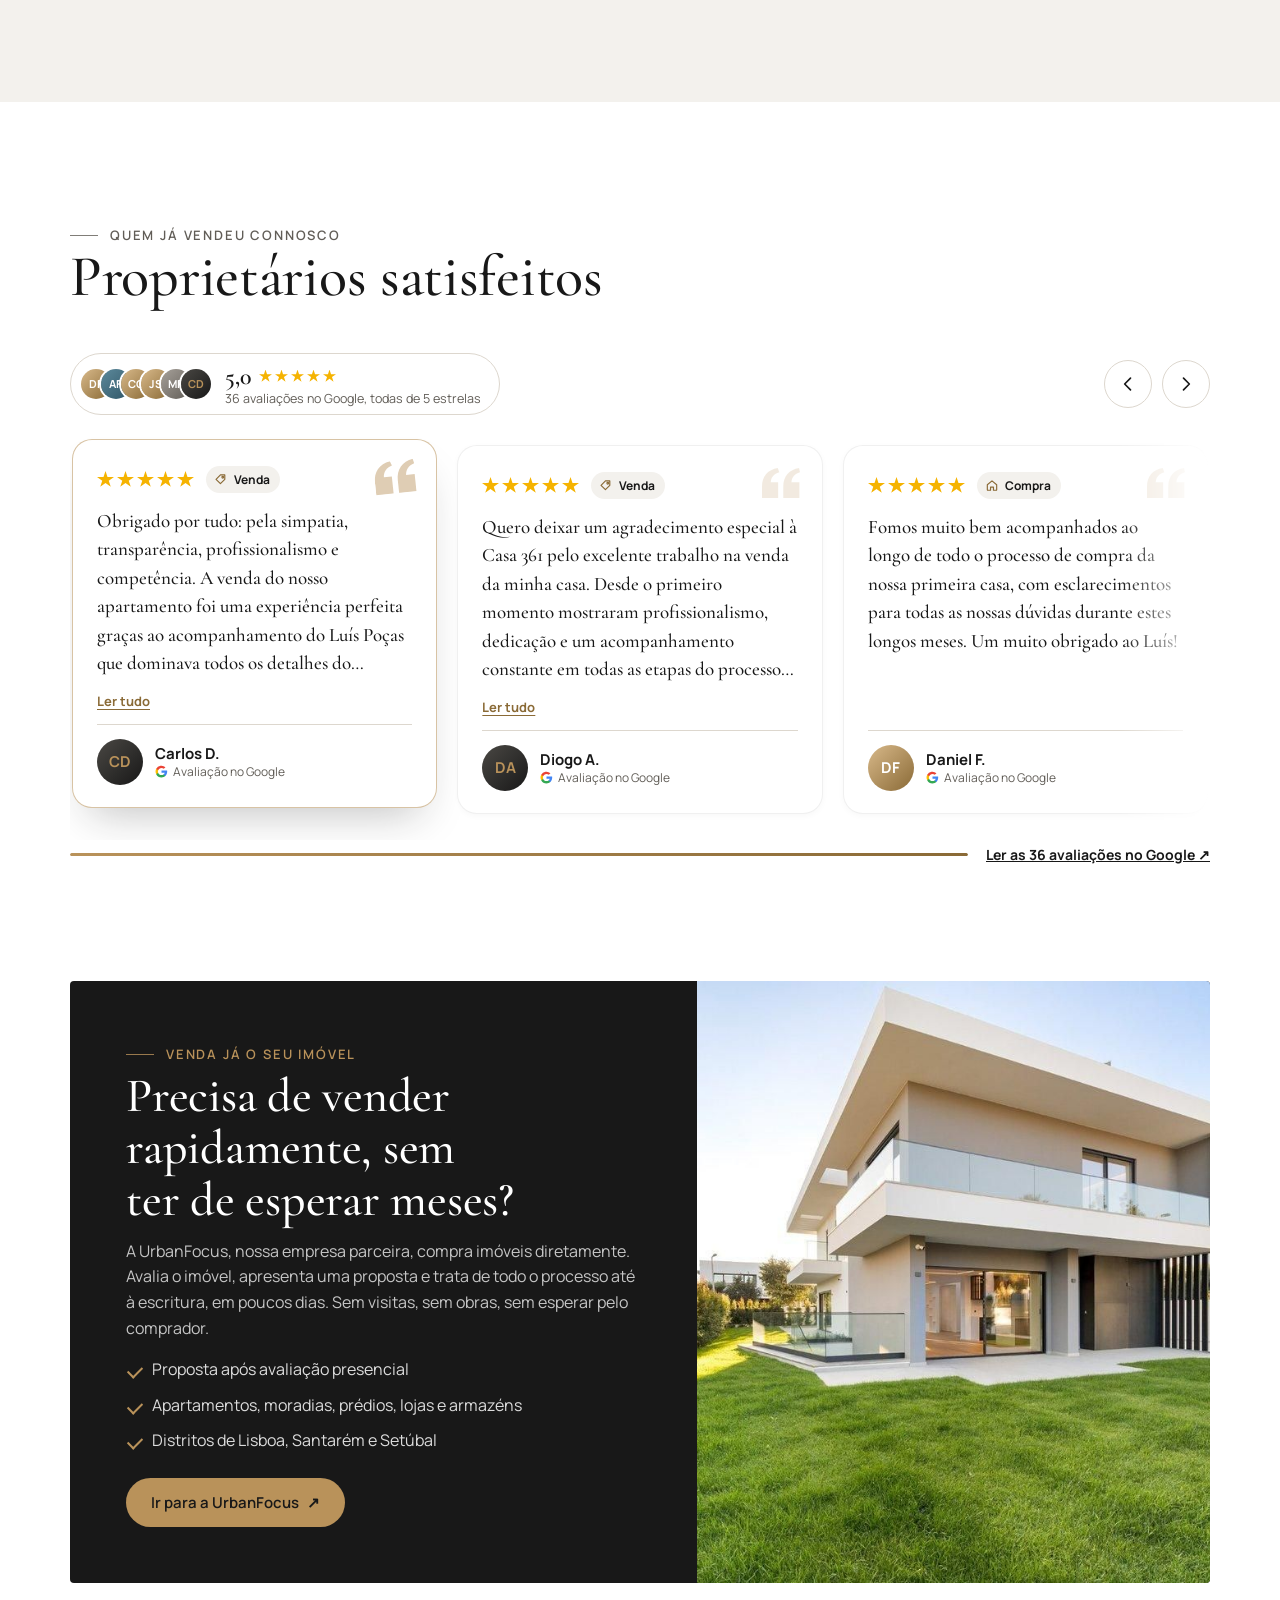
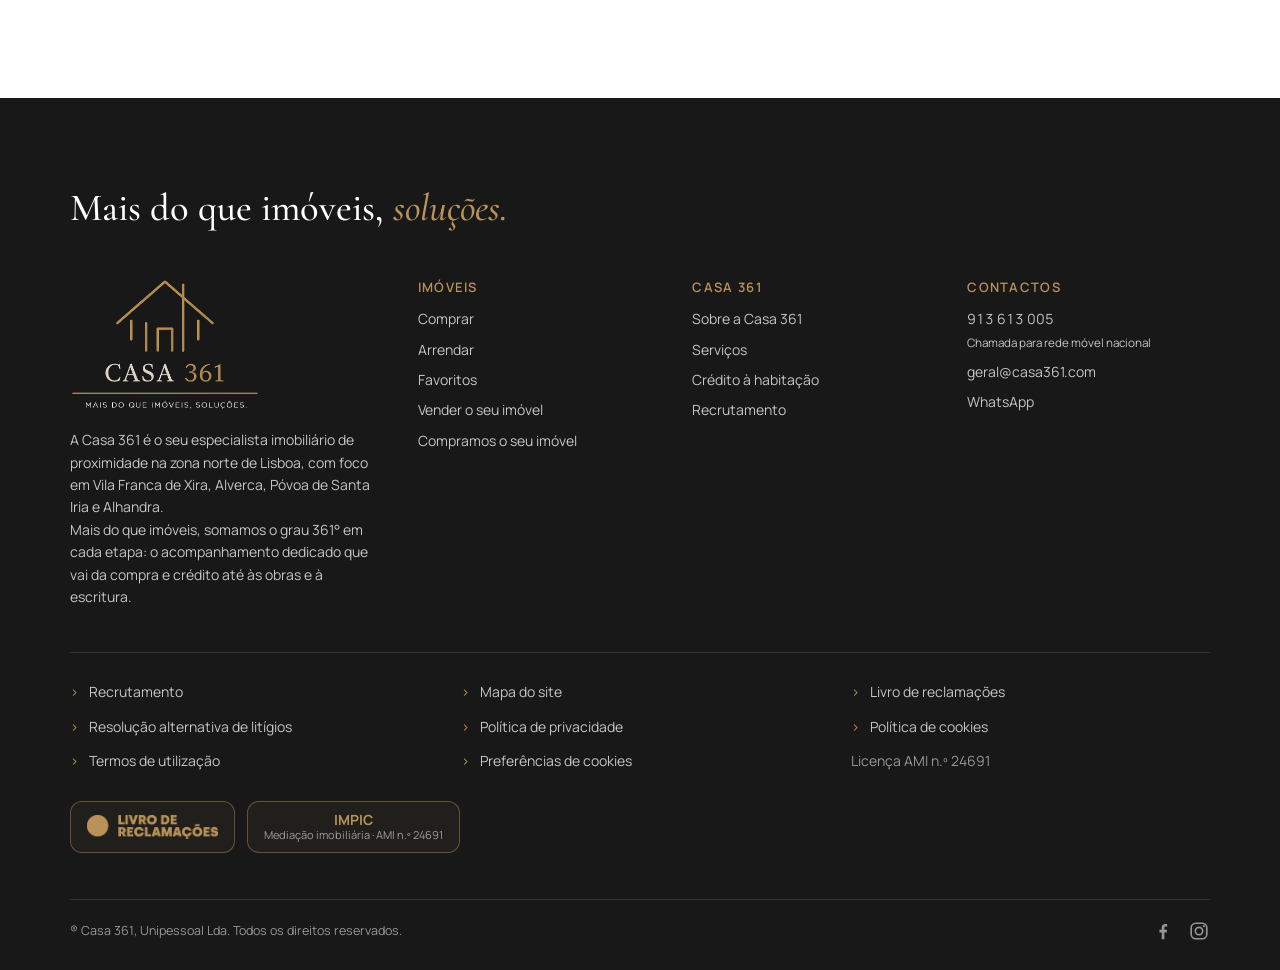
<file: src/vender.html>
<!doctype html>
<html lang="pt-PT">
<head>
<meta charset="utf-8">
<meta name="viewport" content="width=device-width, initial-scale=1">
<link rel="icon" type="image/png" href="img/favicon-48.png">
<link rel="apple-touch-icon" href="img/apple-touch-icon.png">
<link rel="canonical" href="https://www.casa361.com/vender">
<meta property="og:type" content="website">
<meta property="og:site_name" content="Casa 361">
<meta property="og:locale" content="pt_PT">
<meta property="og:title" content="Quanto vale a sua casa? · Estudo de mercado gratuito · Casa 361">
<meta property="og:description" content="Quer saber quanto pode valer o seu imóvel? A Casa 361 prepara um estudo de mercado personalizado, sem custos e sem compromisso. Vila Franca de Xira e zona norte de Lisboa.">
<meta property="og:image" content="https://www.casa361.com/img/hero-tejo.jpg">
<meta name="twitter:card" content="summary_large_image">
<meta property="og:url" content="https://www.casa361.com/vender">
<title>Quanto vale a sua casa? · Estudo de mercado gratuito · Casa 361</title>
<meta name="description" content="Quer saber quanto pode valer o seu imóvel? A Casa 361 prepara um estudo de mercado personalizado, sem custos e sem compromisso. Vila Franca de Xira e zona norte de Lisboa.">
<link rel="preconnect" href="https://fonts.googleapis.com"><link rel="preconnect" href="https://fonts.gstatic.com" crossorigin>
<link rel="stylesheet" href="https://fonts.googleapis.com/css2?family=Cormorant+Garamond:ital,wght@0,500;0,600;1,500&family=Manrope:wght@400;500;600;700&display=swap">
<link rel="stylesheet" href="styles.css">
</head>
<body data-page="vender" data-hero>
<a class="skip" href="#main">Saltar para o conteúdo</a>
<header id="top"></header>

<main id="main">
  <!-- Topo: imagem forte, a pergunta e a avaliação logo à mão -->
  <section class="vh">
    <img class="vh-bg" src="img/hero-tejo.jpg" alt="">
    <div class="wrap vh-in">
      <p class="kicker">Estudo de mercado gratuito</p>
      <h1>Saiba quanto vale<br><em>a sua casa.</em></h1>
      <p class="vh-sub">Quer saber quanto pode valer o seu imóvel? A Casa 361 prepara um estudo de mercado personalizado, sem custos e sem compromisso.</p>
      <a class="g-badge on-dark" href="https://www.google.com/maps?cid=11429435623754313206" target="_blank" rel="noopener"><b>5,0</b><span class="stars" aria-hidden="true">★★★★★</span><small>36 avaliações no Google <span aria-hidden="true">↗</span></small></a>
    </div>
  </section>

  <!-- O formulário de avaliação -->
  <section class="vf" id="avaliacao">
    <div class="wrap">
      <div class="vf-card">
        <form class="form vf-form" novalidate data-lead="avaliacao">
          <div class="hide-sent">
            <div class="vf-step"><span class="n">1</span><h2>O seu imóvel</h2></div>
            <div class="vf-grid">
              <label class="span2">Morada ou localização<input name="local" id="f-local" required placeholder="Rua, freguesia ou código postal"></label>
              <label>Tipo<select name="tipo" id="f-tipo"><option>Apartamento</option><option>Moradia</option><option>Terreno</option><option>Loja / armazém</option><option>Prédio</option></select></label>
              <label>Tipologia<select name="tipologia" id="f-tip"><option>T0</option><option>T1</option><option selected>T2</option><option>T3</option><option>T4 ou mais</option><option>Moradia</option><option>Terreno</option><option>Não se aplica</option></select></label>
              <label>Área útil (m²)<input name="area" id="f-area" inputmode="numeric" placeholder="Ex.: 90"></label>
              <label>Ano de construção<input name="ano" inputmode="numeric" placeholder="Ex.: 2005"></label>
            </div>
            <fieldset class="seg5">
              <legend>Estado de conservação</legend>
              <label><input type="radio" name="estado" value="Para recuperar"><span>Para recuperar</span></label>
              <label><input type="radio" name="estado" value="Razoável"><span>Razoável</span></label>
              <label><input type="radio" name="estado" value="Bom" checked><span>Bom</span></label>
              <label><input type="radio" name="estado" value="Muito bom"><span>Muito bom</span></label>
              <label><input type="radio" name="estado" value="Novo ou remodelado"><span>Novo ou remodelado</span></label>
            </fieldset>
            <fieldset class="chips">
              <legend>A minha casa tem…</legend>
              <label><input type="checkbox" name="A casa tem" value="Garagem"><span>Garagem</span></label>
              <label><input type="checkbox" name="A casa tem" value="Varanda ou terraço"><span>Varanda ou terraço</span></label>
              <label><input type="checkbox" name="A casa tem" value="Jardim"><span>Jardim</span></label>
              <label><input type="checkbox" name="A casa tem" value="Piscina"><span>Piscina</span></label>
              <label><input type="checkbox" name="A casa tem" value="Elevador"><span>Elevador</span></label>
              <label><input type="checkbox" name="A casa tem" value="Arrecadação"><span>Arrecadação</span></label>
              <label><input type="checkbox" name="A casa tem" value="Vista para o rio"><span>Vista para o rio</span></label>
            </fieldset>

            <div class="vf-step"><span class="n">2</span><h2>O que pretende</h2></div>
            <div class="vf-grid">
              <label>Intenção<select name="intencao"><option>Vender</option><option>Arrendar</option><option>Ainda estou a decidir</option></select></label>
              <label>Prazo<select name="prazo"><option>Nos próximos 3 meses</option><option>Entre 3 e 6 meses</option><option>Entre 6 e 12 meses</option><option>Sem pressa</option></select></label>
            </div>

            <div class="vf-step"><span class="n">3</span><h2>Como podemos entrar em contacto consigo?</h2></div>
            <div class="vf-grid">
              <label>Nome<input name="name" required autocomplete="name"></label>
              <label>Telefone<input name="phone" type="tel" required autocomplete="tel"></label>
              <label class="span2">E-mail<input name="email" type="email" required autocomplete="email"></label>
            </div>
            <label class="check"><input type="checkbox" required> Autorizo a Casa 361 a utilizar estes dados para preparar o estudo de mercado do meu imóvel e a contactar-me, de acordo com a Política de Privacidade.</label>
            <button class="btn btn-gold vf-go" type="submit">Obter o meu estudo de mercado gratuito</button>
            <p class="vf-safe"><span aria-hidden="true">🔒</span> Os seus dados são tratados exclusivamente pela Casa 361 e não são partilhados com terceiros.</p>
          </div>
          <div class="ok vf-ok" role="status">
            <h2>Pedido recebido. Obrigado!</h2>
            <p>Enviámos-lhe um e-mail de confirmação. Um consultor da Casa 361 vai preparar o estudo de mercado do seu imóvel e ligar-lhe para combinar a visita.</p>
          </div>
        </form>

        <aside class="vf-side">
          <h3>O que vai receber gratuitamente</h3>
          <ul class="ticks">
            <li>Estimativa do valor de mercado atual do seu imóvel.</li>
            <li>Comparação com imóveis vendidos na sua zona.</li>
            <li>Recomendações para valorizar o seu imóvel.</li>
            <li>Acompanhamento personalizado por um consultor Casa 361.</li>
          </ul>
          <p class="vf-free">100% gratuito e sem qualquer compromisso.</p>
          <div class="vf-quote">
            <div class="stars" aria-label="5 estrelas">★★★★★</div>
            <blockquote>"A venda do nosso apartamento foi uma experiência perfeita graças ao acompanhamento do Luís Poças que dominava todos os detalhes do processo."</blockquote>
            <p>Carlos D. · avaliação no Google</p>
          </div>
          <p class="vf-call">Prefere falar já? <a href="tel:+351913613005" class="num">913 613 005</a> · <a href="https://wa.me/351913613005?text=Ol%C3%A1!%20Quero%20saber%20quanto%20vale%20a%20minha%20casa." target="_blank" rel="noopener">WhatsApp</a></p>
        </aside>
      </div>
    </div>
  </section>

  <!-- Como funciona -->
  <section class="sec" style="padding-top:clamp(40px,5vw,72px)">
    <div class="wrap">
      <div class="sec-head reveal"><div><p class="kicker">Como funciona</p><h2>Do primeiro contacto à escritura, sempre ao seu lado</h2></div></div>
      <ol class="steps reveal" style="padding:0">
        <li><h3>Pedido</h3><p>Preencha o formulário em apenas 2 minutos e receba de imediato um e-mail de confirmação.</p></li>
        <li><h3>Estudo de mercado</h3><p>Comparamos o seu imóvel com outros imóveis semelhantes, vendidos ou atualmente disponíveis na sua zona.</p></li>
        <li><h3>Visita e definição de preço</h3><p>Conhecemos o seu imóvel, avaliamos as suas características e definimos consigo um preço de venda adequado ao mercado.</p></li>
        <li><h3>Plano de venda</h3><p>Fotografia profissional, divulgação nos portais e redes sociais, visitas e negociação.</p></li>
      </ol>
    </div>
  </section>

  <!-- Porquê a Casa 361 -->
  <section class="sec stone">
    <div class="wrap">
      <div class="sec-head reveal"><div><p class="kicker">Porquê a Casa 361</p><h2>O que fazemos pela sua venda</h2><p>Tratamos de cada detalhe para vender o seu imóvel com confiança, segurança e pelo melhor valor possível.</p></div></div>
      <div class="svc reveal">
        <article><h3>O preço certo para vender</h3><p>Analisamos o mercado e os imóveis comparáveis na sua zona para definir uma estratégia de preço competitiva, que valorize o seu imóvel e maximize o resultado da venda.</p></article>
        <article><h3>Uma apresentação que valoriza</h3><p>Fotografia profissional, vídeo, reportagem fotográfica e home staging. Destacamos os melhores atributos do seu imóvel para despertar o interesse dos compradores.</p></article>
        <article><h3>Máxima visibilidade, mais compradores</h3><p>Promovemos o seu imóvel nos principais portais imobiliários, redes sociais e canais digitais, para chegar a mais potenciais compradores.</p></article>
        <article><h3>Segurança em todo o processo</h3><p>Acompanhamos a documentação e todas as etapas legais e administrativas, desde a preparação do negócio até à escritura, com o apoio de profissionais especializados.</p></article>
        <article><h3>Compradores preparados</h3><p>Acompanhamos e qualificamos os potenciais compradores, incluindo a análise das condições de financiamento, para reduzir riscos e facilitar a concretização da venda.</p></article>
        <article><h3>Acompanhamento até ao fim</h3><p>Estamos ao seu lado em todas as etapas, desde a primeira visita até à escritura e mesmo depois da venda. O nosso compromisso vai além da entrega das chaves.</p></article>
      </div>
    </div>
  </section>

  <!-- Quem já vendeu connosco (avaliações reais do Google) -->
  <section class="sec">
    <div class="wrap">
      <div class="sec-head reveal"><div><p class="kicker">Quem já vendeu connosco</p><h2>Proprietários satisfeitos</h2></div></div>
      <div class="rv reveal" data-reviews data-first="Venda"></div>
    </div>
  </section>

  <!-- Venda já: UrbanFocus -->
  <section class="sec" id="rapida" style="padding-top:0">
    <div class="wrap"><div class="uf reveal">
      <div class="uf-body">
        <p class="kicker" style="color:var(--gold)">Venda já o seu imóvel</p>
        <h2>Precisa de vender rapidamente, sem ter de esperar meses?</h2>
        <p>A UrbanFocus, nossa empresa parceira, compra imóveis diretamente. Avalia o imóvel, apresenta uma proposta e trata de todo o processo até à escritura, em poucos dias. Sem visitas, sem obras, sem esperar pelo comprador.</p>
        <ul class="ticks light"><li>Proposta após avaliação presencial</li><li>Apartamentos, moradias, prédios, lojas e armazéns</li><li>Distritos de Lisboa, Santarém e Setúbal</li></ul>
        <p style="margin-top:24px"><a class="btn btn-gold" href="https://www.urbanfocus.pt/" target="_blank" rel="noopener">Ir para a UrbanFocus <span class="arr" aria-hidden="true">↗</span></a></p>
      </div>
      <div class="uf-img"><img loading="lazy" src="img/casa-vender.jpg" alt=""></div>
    </div></div>
  </section>
</main>

<footer id="foot"></footer>
<script src="config.js"></script>
<script src="listings.js"></script>
<script src="reviews.js"></script>
<script>
  // Vindo do "Simulador de valor" da página inicial: o que já escreveu entra no formulário.
  (function () {
    var q = new URLSearchParams(location.search);
    if (q.get('local')) document.getElementById('f-local').value = q.get('local');
    if (q.get('area')) document.getElementById('f-area').value = q.get('area');
    var t = q.get('tipologia');
    if (t) {
      var sel = document.getElementById('f-tip');
      if (Array.prototype.some.call(sel.options, function (o) { return o.text === t; })) sel.value = t;
      if (t === 'Moradia' || t === 'Terreno') document.getElementById('f-tipo').value = t;
    }
  })();
</script>
<script src="chrome.js"></script>
</body>
</html>
</file>
<file: src/styles.css>
/* Casa 361 — a marca tal como está no logótipo: preto, ouro de traço fino,
   capitais romanas ("CASA 361") e a frase "Mais do que imóveis, soluções."
   O sinal próprio do site é o 361°: uma volta completa e mais um grau.
   As notas da maquete (azul Tejo, tracejado) explicam a ligação ao Casafari
   e desaparecem no site final. */
:root {
  --ink: #181818; /* o fundo do logótipo, para o logótipo assentar sem margem */
  --ink-2: #2b2a28;
  --paper: #ffffff;
  --stone: #f3f1ed;
  --stone-2: #e7e3dc;
  --gold: #b9925a;
  --gold-deep: #8a6a36;
  --muted: #615d57;
  --line: #ddd7ce;
  --tejo: #2f5566;
  --tejo-soft: #e9f0f3;
  --serif: 'Cormorant Garamond', Georgia, 'Times New Roman', serif;
  --sans: 'Manrope', -apple-system, 'Segoe UI', Roboto, Arial, sans-serif;
  --r: 6px;
}
* { box-sizing: border-box; }
html { scroll-behavior: smooth; }
@media (prefers-reduced-motion: reduce) { html { scroll-behavior: auto; } * { transition: none !important; animation: none !important; } }
body { margin: 0; font-family: var(--sans); color: var(--ink); background: var(--paper); line-height: 1.6; font-size: 16px; -webkit-font-smoothing: antialiased; }
img { max-width: 100%; display: block; }
a { color: inherit; }
h1, h2, h3 { font-family: var(--serif); font-weight: 600; line-height: 1.08; letter-spacing: -0.005em; margin: 0; text-wrap: balance; }
p { margin: 0; }
.wrap { width: 100%; max-width: 1180px; margin: 0 auto; padding: 0 20px; }
.skip { position: absolute; left: -999px; top: 8px; background: var(--ink); color: #fff; padding: 8px 12px; z-index: 60; }
.skip:focus { left: 8px; }
:focus-visible { outline: 2px solid var(--gold); outline-offset: 3px; }
.num { font-variant-numeric: tabular-nums; }

/* ── Maquete: faixa e notas ─────────────────────────────────────────── */
.mq-bar { background: var(--tejo); color: #fff; font-size: 13px; }
.mq-bar .wrap { display: flex; gap: 12px; align-items: center; justify-content: space-between; flex-wrap: wrap; padding-block: 8px; }
.mq-bar button { background: transparent; color: #fff; border: 1px solid rgba(255,255,255,.55); border-radius: 999px; padding: 4px 12px; font: inherit; cursor: pointer; }
.mq-bar button:hover { background: rgba(255,255,255,.12); }
.mq { border: 1.5px dashed var(--tejo); background: var(--tejo-soft); color: var(--tejo); border-radius: var(--r); padding: 12px 14px; font-size: 14px; line-height: 1.5; }
.mq b { display: block; font-size: 11px; letter-spacing: .08em; text-transform: uppercase; margin-bottom: 2px; }
body.mq-off .mq { display: none; }

/* ── Cabeçalho ──────────────────────────────────────────────────────── */
.top { background: var(--ink); color: #fff; position: sticky; top: 0; z-index: 40; }
.top .wrap { display: flex; align-items: center; gap: 24px; min-height: 76px; }
.logo { display: block; flex: none; width: 108px; aspect-ratio: 3320 / 2320; overflow: hidden; color: #fff; font: 600 14px var(--serif); }
.logo img { width: 100%; height: auto; }
.nav { display: flex; gap: 26px; margin-left: auto; font-size: 14.5px; font-weight: 500; }
.nav a { text-decoration: none; color: rgba(255,255,255,.82); padding: 6px 0; border-bottom: 1px solid transparent; }
.nav a:hover, .nav a[aria-current="page"] { color: #fff; border-bottom-color: var(--gold); }
.call { display: inline-flex; align-items: center; gap: 8px; text-decoration: none; border: 1px solid var(--gold); color: #fff; padding: 9px 16px; border-radius: 999px; font-size: 14px; font-weight: 600; white-space: nowrap; }
.call:hover { background: var(--gold); color: var(--ink); }
.menu-btn { display: none; margin-left: auto; background: none; border: 1px solid rgba(255,255,255,.4); color: #fff; border-radius: var(--r); padding: 8px 12px; font: inherit; font-size: 14px; }
@media (max-width: 1120px) {
  .nav { display: none; position: absolute; left: 0; right: 0; top: 100%; background: var(--ink); flex-direction: column; gap: 0; padding: 8px 20px 18px; border-top: 1px solid #333; max-height: calc(100vh - 100px); max-height: calc(100dvh - 100px); overflow-y: auto; overscroll-behavior: contain; }
  .nav.open { display: flex; }
  .nav a { padding: 12px 0; border-bottom: 1px solid #2c2c2c; }
  .menu-btn { display: block; }
  .call { display: none; }
  .logo { width: 92px; }
}

/* ── Botões ─────────────────────────────────────────────────────────── */
.btn { display: inline-flex; align-items: center; justify-content: center; gap: 8px; border-radius: 999px; padding: 13px 24px; font: 600 15px var(--sans); text-decoration: none; cursor: pointer; border: 1px solid transparent; }
.btn-gold { background: var(--gold); color: var(--ink); }
.btn-gold:hover { background: #c9a46c; }
.btn-ink { background: var(--ink); color: #fff; }
.btn-ink:hover { background: #000; }
.btn-line { border-color: currentColor; background: transparent; color: inherit; }
.btn-line:hover { background: rgba(0,0,0,.05); }
.btn-wa { background: #1f8f4e; color: #fff; }
.btn-wa:hover { background: #18773f; }

/* ── Hero ───────────────────────────────────────────────────────────── */
.hero { position: relative; background: var(--ink); color: #fff; overflow: hidden; }
.hero-img { position: absolute; inset: 0; background-size: cover; background-position: center; opacity: .5; }
.hero::after { content: ''; position: absolute; inset: 0; background: linear-gradient(90deg, rgba(27,27,27,.94) 0%, rgba(27,27,27,.7) 48%, rgba(27,27,27,.25) 100%); }
.hero .wrap { position: relative; z-index: 2; padding-block: 88px 56px; display: grid; grid-template-columns: minmax(0, 1.25fr) minmax(0, .75fr); gap: 40px; align-items: center; }
.kicker { font-size: 13px; letter-spacing: .14em; text-transform: uppercase; color: var(--gold); font-weight: 600; }
.hero h1 { font-size: clamp(42px, 6vw, 76px); margin: 14px 0 18px; font-weight: 500; }
.hero p.lead { font-size: 18px; color: rgba(255,255,255,.84); max-width: 34em; }
.ring { justify-self: center; width: min(280px, 70vw); aspect-ratio: 1; position: relative; }
.ring svg { width: 100%; height: 100%; }
.ring .deg { position: absolute; inset: 0; display: grid; place-items: center; text-align: center; }
.ring .deg strong { font: 500 64px/1 var(--serif); display: block; }
.ring .deg span { font-size: 12px; letter-spacing: .12em; text-transform: uppercase; color: rgba(255,255,255,.7); }
.search { position: relative; z-index: 3; margin-top: -1px; }
.search form { background: #fff; color: var(--ink); border-radius: var(--r); box-shadow: 0 18px 50px rgba(0,0,0,.18); display: grid; grid-template-columns: auto 1.3fr 1fr 1fr auto; gap: 0; transform: translateY(-50%); overflow: hidden; border: 1px solid var(--line); }
.search .seg { display: flex; padding: 8px; gap: 4px; border-right: 1px solid var(--line); }
.search .seg label { position: relative; }
.search .seg input { position: absolute; opacity: 0; }
.search .seg span { display: block; padding: 10px 14px; border-radius: 999px; font-weight: 600; font-size: 14px; cursor: pointer; }
.search .seg input:checked + span { background: var(--ink); color: #fff; }
.search .seg input:focus-visible + span { outline: 2px solid var(--gold); }
.search .fld { display: flex; flex-direction: column; justify-content: center; padding: 8px 16px; border-right: 1px solid var(--line); min-width: 0; }
.search .fld small { font-size: 11px; letter-spacing: .08em; text-transform: uppercase; color: var(--muted); font-weight: 600; }
.search select { border: 0; font: 500 15px var(--sans); color: var(--ink); background: transparent; padding: 2px 0; width: 100%; }
.search button { margin: 8px; }
@media (max-width: 920px) {
  .hero .wrap { grid-template-columns: 1fr; padding-block: 56px 72px; }
  .ring { display: none; }
  .search form { grid-template-columns: 1fr 1fr; transform: translateY(-36px); }
  .search .seg { grid-column: 1 / -1; border-right: 0; border-bottom: 1px solid var(--line); }
  .search .fld { border-bottom: 1px solid var(--line); }
  .search .fld:nth-of-type(2) { border-right: 0; }
  .search .fld:nth-of-type(3) { grid-column: 1 / -1; border-right: 0; }
  .search button { grid-column: 1 / -1; }
}

/* ── Secções ────────────────────────────────────────────────────────── */
.sec { padding-block: 72px; }
.sec.stone { background: var(--stone); }
.sec.dark { background: var(--ink); color: #fff; }
.sec-head { display: flex; align-items: end; justify-content: space-between; gap: 24px; margin-bottom: 32px; flex-wrap: wrap; }
.sec-head h2 { font-size: clamp(32px, 4vw, 48px); }
.sec-head p { color: var(--muted); max-width: 36em; margin-top: 8px; }
.dark .sec-head p { color: rgba(255,255,255,.72); }
.trust { display: flex; flex-wrap: wrap; gap: 10px 32px; font-size: 14px; color: var(--muted); }
.trust strong { color: var(--ink); font-weight: 700; }

/* Cartões de imóveis */
.grid { display: grid; grid-template-columns: repeat(3, minmax(0, 1fr)); gap: 24px; }
@media (max-width: 980px) { .grid { grid-template-columns: repeat(2, minmax(0, 1fr)); } }
@media (max-width: 620px) { .grid { grid-template-columns: 1fr; } }
.card { display: flex; flex-direction: column; text-decoration: none; background: #fff; border: 1px solid var(--line); border-radius: var(--r); overflow: hidden; transition: border-color .2s, transform .2s; }
.card:hover { border-color: var(--gold); transform: translateY(-2px); }
.card-img { position: relative; aspect-ratio: 4 / 3; background: var(--stone-2); overflow: hidden; }
.card-img img { width: 100%; height: 100%; object-fit: cover; }
.card-tag { position: absolute; left: 12px; top: 12px; background: var(--ink); color: #fff; font-size: 12px; font-weight: 700; padding: 4px 10px; border-radius: 999px; letter-spacing: .02em; }
.card-body { padding: 18px 18px 20px; display: flex; flex-direction: column; gap: 6px; flex: 1; }
.card-place { font-size: 13px; color: var(--muted); }
.card h3 { font-size: 22px; font-weight: 600; }
.card-facts { display: flex; gap: 14px; font-size: 13.5px; color: var(--muted); flex-wrap: wrap; }
.card-price { margin-top: auto; padding-top: 10px; display: flex; justify-content: space-between; align-items: baseline; font: 600 24px var(--serif); font-variant-numeric: tabular-nums; }
.card-price span { font: 500 12.5px var(--sans); color: var(--muted); }

/* Duas formas de vender */
.split { display: grid; grid-template-columns: repeat(2, minmax(0, 1fr)); gap: 24px; }
@media (max-width: 820px) { .split { grid-template-columns: 1fr; } }
.route { border: 1px solid var(--line); border-radius: var(--r); padding: 32px; background: #fff; display: flex; flex-direction: column; gap: 14px; }
.route.ink { background: var(--ink); color: #fff; border-color: var(--ink); }
.route h3 { font-size: 30px; }
.route p { color: var(--muted); }
.route.ink p { color: rgba(255,255,255,.75); }
.route ul { margin: 0; padding: 0; list-style: none; display: grid; gap: 8px; }
.route li { padding-left: 22px; position: relative; }
.route li::before { content: ''; position: absolute; left: 0; top: .7em; width: 12px; height: 1px; background: var(--gold); }
.route .btn { align-self: flex-start; margin-top: 6px; }

/* Passos */
.steps { display: grid; grid-template-columns: repeat(4, minmax(0, 1fr)); gap: 0; counter-reset: s; border-top: 1px solid var(--line); }
@media (max-width: 820px) { .steps { grid-template-columns: 1fr 1fr; } }
@media (max-width: 520px) { .steps { grid-template-columns: 1fr; } }
.steps li { list-style: none; padding: 24px 20px 8px 0; counter-increment: s; }
.steps li::before { content: counter(s); font: 500 44px/1 var(--serif); color: var(--gold); display: block; margin-bottom: 10px; }
.steps h3 { font-size: 22px; margin-bottom: 6px; }
.steps p { color: var(--muted); font-size: 15px; }
.dark .steps { border-top-color: #3a3a3a; }
.dark .steps p { color: rgba(255,255,255,.72); }

/* Serviços */
.svc { display: grid; grid-template-columns: repeat(3, minmax(0, 1fr)); gap: 1px; background: var(--line); border: 1px solid var(--line); border-radius: var(--r); overflow: hidden; }
@media (max-width: 900px) { .svc { grid-template-columns: repeat(2, minmax(0, 1fr)); } }
@media (max-width: 560px) { .svc { grid-template-columns: 1fr; } }
.svc article { background: #fff; padding: 26px 24px; display: flex; flex-direction: column; gap: 8px; }
.svc h3 { font-size: 24px; }
.svc p, .svc li { color: var(--muted); font-size: 15px; }
.svc ul { margin: 4px 0 0; padding-left: 18px; display: grid; gap: 4px; }

/* Zonas */
.zones { display: flex; flex-wrap: wrap; gap: 10px; }
.zones a { text-decoration: none; border: 1px solid #444; color: #fff; border-radius: 999px; padding: 10px 18px; font-size: 15px; }
.zones a:hover { border-color: var(--gold); color: var(--gold); }

/* Formulários */
.form { display: grid; gap: 14px; }
.form .row { display: grid; grid-template-columns: 1fr 1fr; gap: 14px; }
@media (max-width: 560px) { .form .row { grid-template-columns: 1fr; } }
.form label { display: grid; gap: 6px; font-size: 13.5px; font-weight: 600; }
.form input, .form select, .form textarea { font: 15px var(--sans); color: var(--ink); background: #fff; border: 1px solid var(--line); border-radius: var(--r); padding: 12px 14px; width: 100%; }
.form textarea { min-height: 96px; resize: vertical; }
.form input:focus, .form select:focus, .form textarea:focus { outline: 2px solid var(--gold); outline-offset: 0; border-color: var(--gold); }
.form .check { display: flex; gap: 10px; align-items: flex-start; font-weight: 400; font-size: 13px; color: var(--muted); }
.form .check input { width: auto; margin-top: 3px; }
.form .ok { display: none; background: #eef6ef; border: 1px solid #b9d9be; color: #1d5a2a; padding: 14px 16px; border-radius: var(--r); font-size: 14.5px; }
.form.sent .ok { display: block; }
.form.sent .hide-sent { display: none; }
.panel { background: #fff; border: 1px solid var(--line); border-radius: var(--r); padding: 28px; }

/* Rodapé */
.foot { background: var(--ink); color: rgba(255,255,255,.75); font-size: 14px; padding-block: 56px 28px; }
.foot .cols { display: grid; grid-template-columns: 1.3fr 1fr 1fr 1fr; gap: 32px; }
@media (max-width: 820px) { .foot .cols { grid-template-columns: 1fr 1fr; } }
@media (max-width: 480px) { .foot .cols { grid-template-columns: 1fr; } }
.foot h4 { font: 600 13px var(--sans); letter-spacing: .1em; text-transform: uppercase; color: var(--gold); margin: 0 0 12px; }
.foot ul { list-style: none; margin: 0; padding: 0; display: grid; gap: 8px; }
.foot a { text-decoration: none; }
.foot a:hover { color: #fff; }
.foot .legal { border-top: 1px solid #333; margin-top: 40px; padding-top: 20px; display: flex; flex-wrap: wrap; gap: 8px 24px; justify-content: space-between; font-size: 12.5px; color: rgba(255,255,255,.55); }

/* Página de imóvel */
.crumbs { font-size: 13px; color: var(--muted); padding-block: 18px; }
.crumbs a { text-decoration: none; }
.crumbs a:hover { color: var(--ink); }
.gallery { display: grid; grid-template-columns: 2fr 1fr 1fr; grid-template-rows: 1fr 1fr; gap: 8px; height: min(560px, 62vw); border-radius: var(--r); overflow: hidden; }
.gallery button { padding: 0; border: 0; background: var(--stone-2); cursor: zoom-in; overflow: hidden; position: relative; }
.gallery button:first-child { grid-row: 1 / 3; }
.gallery img { width: 100%; height: 100%; object-fit: cover; transition: transform .4s; }
.gallery button:hover img { transform: scale(1.03); }
.gallery .more { position: absolute; right: 12px; bottom: 12px; background: rgba(27,27,27,.85); color: #fff; font: 600 13px var(--sans); padding: 6px 12px; border-radius: 999px; }
@media (max-width: 720px) {
  .gallery { grid-template-columns: 1fr; grid-template-rows: none; height: auto; }
  .gallery button { display: none; aspect-ratio: 4 / 3; }
  .gallery button:first-child { display: block; grid-row: auto; }
}
.prop { display: grid; grid-template-columns: minmax(0, 1fr) 380px; gap: 48px; padding-block: 36px 72px; align-items: start; }
@media (max-width: 960px) { .prop { grid-template-columns: 1fr; } }
.prop h1 { font-size: clamp(34px, 4vw, 48px); margin: 6px 0 10px; }
.prop .where { color: var(--muted); }
.facts { display: grid; grid-template-columns: repeat(4, minmax(0, 1fr)); border: 1px solid var(--line); border-radius: var(--r); margin: 28px 0; }
@media (max-width: 560px) { .facts { grid-template-columns: repeat(2, minmax(0, 1fr)); } }
.facts div { padding: 16px; border-right: 1px solid var(--line); }
.facts div:last-child { border-right: 0; }
@media (max-width: 560px) { .facts div:nth-child(2) { border-right: 0; } .facts div:nth-child(-n+2) { border-bottom: 1px solid var(--line); } }
.facts strong { display: block; font: 600 28px/1.1 var(--serif); font-variant-numeric: tabular-nums; }
.facts span { font-size: 13px; color: var(--muted); }
.block { margin-top: 36px; }
.block h2 { font-size: 30px; margin-bottom: 14px; }
.block p + p { margin-top: 12px; }
.rooms { width: 100%; border-collapse: collapse; font-size: 15px; }
.rooms td { padding: 10px 0; border-bottom: 1px solid var(--line); }
.rooms td:last-child { text-align: right; font-variant-numeric: tabular-nums; color: var(--muted); }
.feats { columns: 2; column-gap: 32px; padding: 0; margin: 0; list-style: none; }
@media (max-width: 480px) { .feats { columns: 1; } }
.feats li { padding: 7px 0 7px 22px; position: relative; break-inside: avoid; font-size: 15px; }
.feats li::before { content: ''; position: absolute; left: 0; top: 1.05em; width: 12px; height: 1px; background: var(--gold); }
.energy { display: inline-flex; align-items: center; gap: 10px; font-size: 14px; }
.energy b { background: #1a9641; color: #fff; font: 700 15px var(--sans); padding: 4px 12px 4px 10px; clip-path: polygon(0 0, 85% 0, 100% 50%, 85% 100%, 0 100%); }
.side { position: sticky; top: 96px; display: grid; gap: 14px; }
.side .price { font: 600 40px/1 var(--serif); font-variant-numeric: tabular-nums; }
.side .ppm { font-size: 15px; font-weight: 600; color: var(--ink-2); margin-top: 8px; }
.side .ref { font-size: 13px; color: var(--muted); margin-top: 6px; }
.side .actions { display: grid; grid-template-columns: 1fr 1fr; gap: 8px; }
.side .actions .btn { padding-inline: 10px; font-size: 14px; }
.mapbox { border: 1px solid var(--line); border-radius: var(--r); padding: 20px; display: flex; gap: 16px; align-items: center; justify-content: space-between; flex-wrap: wrap; background: var(--stone); }
.lightbox { position: fixed; inset: 0; background: rgba(10,10,10,.94); z-index: 80; display: grid; grid-template-columns: 60px 1fr 60px; align-items: center; }
.lightbox[hidden] { display: none; }
.lightbox img { max-height: 86vh; margin: 0 auto; object-fit: contain; }
.lightbox button { background: none; border: 0; color: #fff; font-size: 36px; cursor: pointer; height: 100%; }
.lightbox .x { position: absolute; top: 12px; right: 16px; height: auto; font-size: 30px; }
.lightbox .count { position: absolute; bottom: 16px; left: 0; right: 0; text-align: center; color: rgba(255,255,255,.7); font-size: 14px; }

/* Página interior */
.page-head { background: var(--ink); color: #fff; padding-block: 64px 56px; }
.page-head h1 { font-size: clamp(40px, 5vw, 64px); font-weight: 500; margin-top: 10px; }
.page-head p { color: rgba(255,255,255,.78); max-width: 40em; margin-top: 14px; font-size: 18px; }
.prose { max-width: 44em; font-size: 17px; }
.prose p + p { margin-top: 14px; }
.values { display: grid; grid-template-columns: repeat(2, minmax(0, 1fr)); gap: 28px 40px; }
@media (max-width: 720px) { .values { grid-template-columns: 1fr; } }
.values h3 { font-size: 26px; margin-bottom: 6px; }
.values p { color: var(--muted); }
.two { display: grid; grid-template-columns: minmax(0, 1fr) minmax(0, 1fr); gap: 48px; align-items: start; }
@media (max-width: 860px) { .two { grid-template-columns: 1fr; } }
.quote { font: 500 clamp(28px, 3.4vw, 40px)/1.2 var(--serif); border-left: 2px solid var(--gold); padding-left: 24px; }

/* Lista de imóveis */
.filters { display: flex; flex-wrap: wrap; gap: 10px; margin-bottom: 28px; align-items: center; }
.filters select { font: 500 14px var(--sans); border: 1px solid var(--line); border-radius: 999px; padding: 9px 14px; background: #fff; color: var(--ink); }
.filters .count { margin-left: auto; color: var(--muted); font-size: 14px; }
.empty { padding: 40px; text-align: center; color: var(--muted); border: 1px dashed var(--line); border-radius: var(--r); }

/* ══════════════════════════════════════════════════════════════════════
   Acabamento premium e movimento
   Um momento orquestrado ao abrir (fotografia, título, o anel 361°) e
   blocos que entram uma vez ao chegar ao ecrã. Tudo desligado para quem
   pede menos movimento.
   ══════════════════════════════════════════════════════════════════════ */
.sec { padding-block: clamp(72px, 9vw, 120px); }
.sec-head { margin-bottom: 44px; }
.sec-head h2 { font-size: clamp(36px, 4.6vw, 58px); font-weight: 500; }
.kicker { display: inline-flex; align-items: center; gap: 12px; }
.kicker::before { content: ''; width: 28px; height: 1px; background: currentColor; opacity: .8; }
.hero .kicker::before, .page-head .kicker::before { background: var(--gold); }

/* Cabeçalho: mais ar à volta do logótipo; transparente sobre a fotografia
   e sólido (mais baixo) quando se desce a página. */
.top { transition: background-color .35s ease, box-shadow .35s ease, margin-bottom .35s ease; }
.top .wrap { height: 116px; min-height: 0; gap: 32px; transition: height .35s ease; }
/* O logótipo tem 16 px de ar por cima e por baixo, e 28 px até ao menu. */
.logo { width: 120px; margin: 0 28px 0 0; transition: width .35s ease; }
/* A barra encolhe 32 px ao descer. Está no fluxo da página (sticky), por isso
   encolher subia tudo 32 px; o browser corrigia o scroll, o scroll voltava a
   ficar abaixo do limite, a barra crescia, e o topo ficava aos saltos. A margem
   devolve os 32 px: a página não muda de altura, só a barra. */
.top.scrolled { box-shadow: 0 10px 30px rgba(0,0,0,.28); margin-bottom: 32px; }
.top.scrolled .wrap { height: 84px; }
.top.scrolled .logo { width: 96px; }
.top.over:not(.scrolled):not(.menu-open) { background: transparent; }
body[data-hero] main { margin-top: -116px; }
.nav a { position: relative; border-bottom: 0; }
.nav a::after { content: ''; position: absolute; left: 0; right: 0; bottom: 0; height: 1px; background: var(--gold); transform: scaleX(0); transform-origin: left; transition: transform .35s ease; }
.nav a:hover::after, .nav a[aria-current="page"]::after { transform: scaleX(1); }
.nav .saved { display: inline-flex; align-items: center; gap: 6px; }
.nav .saved::after { display: none; }
.nav .saved .ico svg { width: 18px; height: 18px; fill: none; stroke: currentColor; stroke-width: 1.6; display: block; }
.nav .saved .n:not(:empty) { background: var(--gold); color: var(--ink); font-size: 11px; font-weight: 700; border-radius: 999px; padding: 1px 7px; }
@media (max-width: 920px) {
  .top .wrap { height: 92px; }
  .logo { width: 100px; margin: 0; }
  body[data-hero] main { margin-top: -92px; }
  .top.scrolled { margin-bottom: 20px; }
  .top.scrolled .wrap { height: 72px; }
  .top.scrolled .logo { width: 80px; }
}

/* Hero */
.hero { min-height: min(100vh, 920px); display: flex; flex-direction: column; justify-content: flex-end; }
.hero .wrap { padding-block: 200px 120px; width: 100%; }
.hero-img { opacity: .62; transform-origin: 60% 60%; }
.hero::after { background:
  linear-gradient(180deg, rgba(24,24,24,.85) 0%, rgba(24,24,24,0) 26%),
  linear-gradient(90deg, rgba(24,24,24,.95) 0%, rgba(24,24,24,.72) 46%, rgba(24,24,24,.2) 100%); }
.hero h1 { font-size: clamp(46px, 7vw, 92px); line-height: 1.02; }
.hero h1 .ln { display: block; overflow: hidden; padding-bottom: .06em; }
.hero h1 .ln > span { display: inline-block; }
.hero .meta { display: flex; gap: 28px; flex-wrap: wrap; margin-top: 40px; padding-top: 22px; border-top: 1px solid rgba(255,255,255,.18); font-size: 14px; color: rgba(255,255,255,.72); max-width: 560px; }
.hero .meta strong { display: block; color: #fff; font: 500 22px var(--serif); }
.ring .orbit { transform-origin: 150px 150px; }
.btn .arr { display: inline-block; transition: transform .3s ease; }
.btn:hover .arr { transform: translateX(4px); }
.search form { box-shadow: 0 30px 70px rgba(0,0,0,.22); }

@media (prefers-reduced-motion: no-preference) {
  .hero-img { animation: kb 24s cubic-bezier(.2,.6,.2,1) both; }
  @keyframes kb { from { transform: scale(1.16); } to { transform: scale(1.02); } }
  .hero h1 .ln > span { animation: rise 1.1s cubic-bezier(.2,.8,.2,1) both; }
  .hero h1 .ln:nth-child(2) > span { animation-delay: .12s; }
  .hero h1 .ln:nth-child(3) > span { animation-delay: .24s; }
  @keyframes rise { from { transform: translateY(105%); } to { transform: none; } }
  .hero .kicker, .hero .lead, .hero .cta-row, .hero .meta { animation: fade 1s ease both; }
  .hero .kicker { animation-delay: .05s; } .hero .lead { animation-delay: .45s; } .hero .cta-row { animation-delay: .6s; } .hero .meta { animation-delay: .8s; }
  @keyframes fade { from { opacity: 0; transform: translateY(14px); } to { opacity: 1; transform: none; } }
  .ring .draw { stroke-dasharray: 804.25; stroke-dashoffset: 804.25; animation: draw 2.4s .5s cubic-bezier(.6,0,.2,1) forwards; }
  @keyframes draw { to { stroke-dashoffset: -14; } }
  .ring .dot { opacity: 0; transform-origin: 152px 22px; animation: dot .5s 2.8s cubic-bezier(.3,1.6,.5,1) forwards; }
  @keyframes dot { from { opacity: 0; transform: scale(0); } to { opacity: 1; transform: scale(1); } }
  .ring .orbit { animation: spin 60s linear infinite; }
  @keyframes spin { to { transform: rotate(360deg); } }
  .ring .deg { animation: fade 1.2s 1.2s ease both; }
  .search form { animation: fade .9s .9s ease both; }
  html.js .reveal { opacity: 0; transform: translateY(28px); transition: opacity .9s ease, transform .9s cubic-bezier(.2,.8,.2,1); }
  html.js .reveal.in { opacity: 1; transform: none; }
  html.js .reveal-img img { clip-path: inset(0 0 100% 0); transition: clip-path 1.3s .1s cubic-bezier(.7,0,.2,1); }
  html.js .reveal-img.in img { clip-path: inset(0 0 0 0); }
  .page-head h1, .page-head p, .page-head .kicker { animation: fade 1s ease both; }
  .page-head p { animation-delay: .2s; }
}

/* Cartões */
.card { position: relative; border-color: transparent; background: transparent; border-radius: 0; }
.card:hover { transform: none; border-color: transparent; }
.card-link { display: flex; flex-direction: column; text-decoration: none; height: 100%; }
.card-img { border-radius: 4px; aspect-ratio: 4 / 3.1; }
.card-img img { transition: transform 1.1s cubic-bezier(.2,.8,.2,1); }
.card:hover .card-img img { transform: scale(1.06); }
.card-tag { left: 14px; top: 14px; background: rgba(24,24,24,.86); backdrop-filter: blur(4px); }
.card-tag.new { left: auto; right: 60px; background: var(--gold); color: var(--ink); }
.card-body { padding: 18px 2px 8px; }
.card h3 { font-size: 25px; font-weight: 500; background: linear-gradient(var(--gold), var(--gold)) 0 100% / 0 1px no-repeat; transition: background-size .5s ease; display: inline; }
.card:hover h3 { background-size: 100% 1px; }
.card-facts { margin-top: 4px; }
.card-price { border-top: 1px solid var(--line); margin-top: 12px; padding-top: 12px; font-size: 26px; }
.fav { position: absolute; top: 10px; right: 10px; width: 40px; height: 40px; border-radius: 50%; border: 0; background: rgba(255,255,255,.92); display: grid; place-items: center; cursor: pointer; box-shadow: 0 4px 14px rgba(0,0,0,.15); transition: transform .2s; }
.fav:hover { transform: scale(1.08); }
.fav svg { width: 19px; height: 19px; fill: none; stroke: var(--ink); stroke-width: 1.7; transition: fill .2s, stroke .2s; }
.fav[aria-pressed="true"] svg { fill: #c0392b; stroke: #c0392b; }
.fav.pop { animation: pop .4s cubic-bezier(.3,1.6,.5,1); }
@keyframes pop { 50% { transform: scale(1.25); } }
.fav.big { position: static; width: auto; height: auto; border-radius: 999px; padding: 11px 18px; gap: 8px; display: inline-flex; box-shadow: none; border: 1px solid var(--line); background: #fff; font: 600 14px var(--sans); }
.fav.big::after { content: 'Guardar'; }
.fav.big[aria-pressed="true"]::after { content: 'Guardado'; }

/* Destaque do mês: um imóvel em grande */
.spot { display: grid; grid-template-columns: minmax(0, 1.25fr) minmax(0, .75fr); gap: clamp(32px, 5vw, 72px); align-items: center; }
@media (max-width: 900px) { .spot { grid-template-columns: 1fr; } }
.spot-img { position: relative; overflow: hidden; border-radius: 4px; aspect-ratio: 5 / 4; background: var(--stone-2); }
.spot-img img { width: 100%; height: 100%; object-fit: cover; will-change: transform; transform: scale(1.12); }
.spot-badge { position: absolute; left: 0; bottom: 0; background: var(--ink); color: #fff; padding: 18px 22px; font: 500 30px var(--serif); font-variant-numeric: tabular-nums; }
.spot h2 { font-size: clamp(34px, 4vw, 52px); font-weight: 500; margin: 12px 0 16px; }
.spot dl { display: grid; grid-template-columns: repeat(2, minmax(0, 1fr)); gap: 18px 24px; margin: 26px 0 30px; padding: 22px 0; border-block: 1px solid var(--line); }
.spot dt { font-size: 12px; letter-spacing: .1em; text-transform: uppercase; color: var(--muted); }
.spot dd { margin: 2px 0 0; font: 500 24px var(--serif); }

/* Faixa de zonas em movimento */
.marquee { overflow: hidden; border-block: 1px solid #333; padding-block: 26px; margin-top: 44px; mask-image: linear-gradient(90deg, transparent, #000 8%, #000 92%, transparent); }
.marquee-track { display: flex; gap: 56px; width: max-content; font: 500 clamp(30px, 4vw, 48px) var(--serif); color: rgba(255,255,255,.88); white-space: nowrap; }
.marquee-track span::after { content: '·'; color: var(--gold); margin-left: 56px; }
@media (prefers-reduced-motion: no-preference) { .marquee-track { animation: marquee 48s linear infinite; } .marquee:hover .marquee-track { animation-play-state: paused; } @keyframes marquee { to { transform: translateX(-50%); } } }

/* Rodapé com a frase da marca em grande */
.foot { padding-top: 88px; }
.foot-line { font: 500 clamp(26px, 3vw, 40px)/1.15 var(--serif); color: #fff; margin-bottom: 48px; }
.foot-line em { color: var(--gold); font-style: italic; }
.foot-logo { width: 132px; margin-bottom: 16px; }

/* WhatsApp flutuante */
.wa-float { position: fixed; right: 20px; bottom: 20px; z-index: 70; width: 58px; height: 58px; border-radius: 50%; background: #1f8f4e; color: #fff; display: grid; place-items: center; box-shadow: 0 12px 30px rgba(0,0,0,.25); transition: transform .25s; }
.wa-float:hover { transform: scale(1.07); }
.wa-float svg { width: 30px; height: 30px; }
@media (prefers-reduced-motion: no-preference) { .wa-float { animation: fade .8s 1.6s ease both; } }

/* Simulador de crédito */
.sim { border: 1px solid var(--line); border-radius: 4px; padding: 26px; background: var(--stone); }
.sim-grid { display: grid; grid-template-columns: repeat(2, minmax(0, 1fr)); gap: 18px 22px; }
@media (max-width: 560px) { .sim-grid { grid-template-columns: 1fr; } }
.sim label { display: grid; gap: 8px; font-size: 13.5px; font-weight: 600; }
.sim label span.v { font: 500 22px var(--serif); font-variant-numeric: tabular-nums; }
.sim input[type="range"] { width: 100%; accent-color: var(--gold); }
.sim-out { display: grid; grid-template-columns: 1.2fr 1fr 1fr; gap: 0; margin-top: 22px; background: var(--ink); color: #fff; border-radius: 4px; }
@media (max-width: 560px) { .sim-out { grid-template-columns: 1fr; } }
.sim-out div { padding: 18px 20px; border-right: 1px solid #333; }
.sim-out div:last-child { border-right: 0; }
.sim-out small { display: block; font-size: 12px; letter-spacing: .08em; text-transform: uppercase; color: rgba(255,255,255,.6); }
.sim-out strong { font: 500 30px var(--serif); font-variant-numeric: tabular-nums; }
.sim-out .main strong { color: var(--gold); font-size: 38px; }
.sim-note { font-size: 12.5px; color: var(--muted); margin-top: 12px; }

/* Lista: mapa ao lado */
.list-wrap { display: grid; grid-template-columns: minmax(0, 1fr); gap: 28px; }
.list-wrap.with-map { grid-template-columns: minmax(0, 1.35fr) minmax(0, 1fr); }
.list-wrap.with-map .grid { grid-template-columns: repeat(2, minmax(0, 1fr)); }
@media (max-width: 1000px) { .list-wrap.with-map { grid-template-columns: 1fr; } }
#map { height: min(76vh, 760px); border-radius: 4px; position: sticky; top: 100px; border: 1px solid var(--line); z-index: 1; }
@media (max-width: 1000px) { #map { position: relative; top: 0; height: 380px; order: -1; } }
.filters .view { display: inline-flex; border: 1px solid var(--line); border-radius: 999px; overflow: hidden; }
.filters .view button { border: 0; background: #fff; padding: 9px 16px; font: 600 14px var(--sans); cursor: pointer; }
.filters .view button[aria-pressed="true"] { background: var(--ink); color: #fff; }
.pin { position: relative; background: var(--ink); color: #fff; font: 700 12.5px var(--sans); padding: 6px 10px; border-radius: 999px; white-space: nowrap; box-shadow: 0 4px 14px rgba(0,0,0,.3); border: 2px solid #fff; transform: translate(-50%, calc(-100% - 7px)); display: inline-block; cursor: pointer; transition: background .2s, color .2s, transform .2s; }
.pin::after { content: ''; position: absolute; left: 50%; bottom: -7px; width: 10px; height: 10px; background: inherit; border-right: 2px solid #fff; border-bottom: 2px solid #fff; transform: translateX(-50%) rotate(45deg); }
.pin.on, .pin:hover { transform: translate(-50%, calc(-100% - 7px)) scale(1.08); z-index: 5; }
.pin:hover, .pin.on { background: var(--gold); color: var(--ink); }
.leaflet-popup-content { margin: 0 !important; width: 230px !important; font-family: var(--sans); }
.leaflet-popup-content-wrapper { border-radius: 6px !important; overflow: hidden; padding: 0 !important; }
.pop-card img { width: 100%; height: 130px; object-fit: cover; }
.pop-card div { padding: 10px 12px 12px; }
.pop-card b { display: block; font: 600 18px var(--serif); }
.pop-card a { color: var(--ink); }
.pop-loc { display: block; color: var(--muted); font-size: 12.5px; margin-top: 2px; }
.pop-go { display: inline-block; margin-top: 8px; font-weight: 700; font-size: 12.5px; color: var(--gold-deep); }

/* Alertas */
.alert-box { display: grid; grid-template-columns: minmax(0, 1fr) minmax(0, 1.2fr); gap: 32px; align-items: center; background: var(--ink); color: #fff; border-radius: 4px; padding: clamp(28px, 4vw, 48px); }
@media (max-width: 860px) { .alert-box { grid-template-columns: 1fr; } }
.alert-box h2 { font-size: clamp(30px, 3.4vw, 42px); font-weight: 500; }
.alert-box p { color: rgba(255,255,255,.72); margin-top: 10px; }
.alert-box .form label { color: rgba(255,255,255,.85); }
.alert-box .form input, .alert-box .form select { background: #222; border-color: #3a3a3a; color: #fff; }
.alert-box .check { color: rgba(255,255,255,.6) !important; }

/* Rodapé: ligações legais, Livro de Reclamações, IMPIC, AMI e redes */
.legal-links { border-top: 1px solid #333; margin-top: 44px; padding-top: 28px; }
.legal-links ul { list-style: none; margin: 0; padding: 0; display: grid; grid-template-columns: repeat(3, minmax(0, 1fr)); gap: 12px 32px; }
@media (max-width: 720px) { .legal-links ul { grid-template-columns: repeat(2, minmax(0, 1fr)); } }
@media (max-width: 420px) { .legal-links ul { grid-template-columns: 1fr; } }
.legal-links li a::before { content: '›'; color: var(--gold); margin-right: 10px; }
.legal-links .ami { color: rgba(255,255,255,.55); }
.badges { display: flex; gap: 40px; justify-content: center; align-items: center; flex-wrap: wrap; padding: 40px 0 8px; }
.badges img { height: 64px; width: auto; opacity: .95; transition: opacity .2s; }
.badges a:hover img { opacity: 1; }
.foot .legal { align-items: center; }
.foot .social { display: inline-flex; gap: 14px; }
.foot .social svg { width: 22px; height: 22px; display: block; }
@media (max-width: 920px) { .hero .wrap { padding-block: 150px 96px; } .hero .meta { gap: 18px 28px; } }

/* ── Inspirado nas referências do Luís (Zome, Engel & Völkers, The Agency):
   fotografia a toda a largura, pesquisa dentro da imagem, e muitas portas
   para explorar (comprar/vender/arrendar, zonas, coleções). ───────────── */
.sr { position: absolute; width: 1px; height: 1px; overflow: hidden; clip: rect(0 0 0 0); white-space: nowrap; }
.hero-x { min-height: min(100vh, 940px); justify-content: center; }
.hero-x::after { background: linear-gradient(180deg, rgba(24,24,24,.8) 0%, rgba(24,24,24,.15) 30%, rgba(24,24,24,.2) 55%, rgba(24,24,24,.85) 100%); }
.hero-x .wrap { display: block; padding-block: 190px 140px; }
.hero-x h1 { font-size: clamp(44px, 6.6vw, 96px); max-width: 13em; }
.hero-x h1 em, .gold-i { color: var(--gold); font-style: italic; font-weight: 500; }
.slides { position: absolute; inset: 0; z-index: 0; }
.slide { position: absolute; inset: 0; background-size: cover; background-position: center 65%; opacity: 0; transition: opacity 1.8s ease; }
.slide.on { opacity: 1; }
@media (prefers-reduced-motion: no-preference) { .slide.on { animation: kb 9s ease-out both; } }
.slide-dots { position: absolute; z-index: 3; right: max(20px, calc((100vw - 1180px) / 2 + 20px)); bottom: 36px; display: flex; gap: 8px; }
.slide-dots span { width: 26px; height: 2px; background: rgba(255,255,255,.35); transition: background .4s; }
.slide-dots span.on { background: var(--gold); }
.hsearch { margin-top: 40px; max-width: 860px; }
@media (prefers-reduced-motion: no-preference) { .hsearch { animation: fade 1s .7s ease both; } }
.hsearch .tabs { display: flex; gap: 4px; }
.hsearch .tabs > * { background: rgba(24,24,24,.55); backdrop-filter: blur(6px); color: rgba(255,255,255,.8); border: 0; padding: 11px 20px; font: 600 14px var(--sans); cursor: pointer; text-decoration: none; border-radius: 4px 4px 0 0; }
.hsearch .tabs > [aria-selected="true"] { background: #fff; color: var(--ink); }
.hsearch-row { background: #fff; display: grid; grid-template-columns: 1.3fr 1fr 1fr auto; gap: 0; padding: 8px; border-radius: 0 4px 4px 4px; box-shadow: 0 30px 70px rgba(0,0,0,.3); }
.hsearch-row select { border: 0; border-right: 1px solid var(--line); font: 500 15px var(--sans); padding: 14px 16px; background: transparent; color: var(--ink); min-width: 0; }
.hsearch-row .btn { border-radius: 4px; }
.explore { display: inline-flex; gap: 10px; align-items: center; margin-top: 18px; color: #fff; text-decoration: none; font-weight: 600; font-size: 15px; border-bottom: 1px solid rgba(255,255,255,.4); padding-bottom: 3px; }
.explore:hover { border-color: var(--gold); }
.explore:hover .arr { transform: translateX(4px); }
.explore .arr { transition: transform .3s; }
@media (max-width: 720px) {
  .hero-x .wrap { padding-block: 140px 96px; }
  .hsearch-row { grid-template-columns: 1fr 1fr; }
  .hsearch-row select:first-of-type { grid-column: 1 / -1; border-right: 0; border-bottom: 1px solid var(--line); }
  .hsearch-row .btn { grid-column: 1 / -1; margin-top: 6px; }
  .slide-dots { display: none; }
}

/* Três portas */
.doors { display: grid; grid-template-columns: repeat(3, minmax(0, 1fr)); gap: 16px; margin-top: -64px; position: relative; z-index: 4; }
@media (max-width: 720px) { .doors { grid-template-columns: 1fr; margin-top: 24px; } }
.door { position: relative; display: block; aspect-ratio: 16 / 10; overflow: hidden; border-radius: 4px; color: #fff; text-decoration: none; background: var(--ink); box-shadow: 0 20px 50px rgba(0,0,0,.18); }
.door img { width: 100%; height: 100%; object-fit: cover; opacity: .7; transition: transform 1.1s cubic-bezier(.2,.8,.2,1), opacity .4s; }
.door:hover img { transform: scale(1.06); opacity: .55; }
.door span { position: absolute; left: 22px; bottom: 18px; right: 22px; font: 500 clamp(24px, 2.4vw, 30px)/1.1 var(--serif); }
.door small { display: block; font: 700 12px var(--sans); letter-spacing: .14em; text-transform: uppercase; color: var(--gold); margin-bottom: 6px; }
.door::after { content: ''; position: absolute; inset: 0; background: linear-gradient(180deg, transparent 40%, rgba(0,0,0,.7)); }
.door span { z-index: 1; }

/* Zonas em carrossel */
.car-nav { display: flex; gap: 8px; }
.car-nav button { width: 48px; height: 48px; border-radius: 50%; border: 1px solid var(--line); background: #fff; font-size: 18px; cursor: pointer; transition: background .2s, color .2s; }
.car-nav button:hover { background: var(--ink); color: #fff; border-color: var(--ink); }
.zones-car { display: grid; grid-auto-flow: column; grid-auto-columns: minmax(260px, 24%); gap: 18px; overflow-x: auto; scroll-snap-type: x mandatory; padding: 0 max(20px, calc((100vw - 1180px) / 2 + 20px)) 8px; scrollbar-width: none; }
.zones-car::-webkit-scrollbar { display: none; }
@media (max-width: 720px) { .zones-car { grid-auto-columns: 76%; } }
.ztile { scroll-snap-align: start; position: relative; display: block; aspect-ratio: 3 / 4.2; overflow: hidden; border-radius: 4px; color: #fff; text-decoration: none; background: var(--ink); }
.ztile img { width: 100%; height: 100%; object-fit: cover; transition: transform 1.2s cubic-bezier(.2,.8,.2,1); }
.ztile:hover img { transform: scale(1.07); }
.ztile::after { content: ''; position: absolute; inset: 0; background: linear-gradient(180deg, rgba(0,0,0,0) 45%, rgba(0,0,0,.78)); }
.ztile::before { content: ''; position: absolute; inset: 12px; border: 1px solid rgba(255,255,255,.5); z-index: 1; border-radius: 2px; pointer-events: none; transition: inset .4s; }
.ztile:hover::before { inset: 18px; }
.zt { position: absolute; left: 26px; right: 26px; bottom: 26px; z-index: 2; display: grid; gap: 4px; }
.zt b { font: 500 30px/1.05 var(--serif); }
.zt small { color: rgba(255,255,255,.8); font-size: 14px; }
.zt em { font-style: normal; font-size: 13px; font-weight: 700; letter-spacing: .06em; text-transform: uppercase; color: var(--gold); margin-top: 6px; }

/* Coleções */
.cols3 { display: grid; grid-template-columns: repeat(3, minmax(0, 1fr)); gap: 24px; }
@media (max-width: 860px) { .cols3 { grid-template-columns: 1fr; } }
.coll { display: flex; flex-direction: column; gap: 16px; text-decoration: none; color: #fff; }
.coll-img { display: block; aspect-ratio: 4 / 3; overflow: hidden; border-radius: 4px; background: #222; }
.coll-img img { width: 100%; height: 100%; object-fit: cover; transition: transform 1.1s cubic-bezier(.2,.8,.2,1); }
.coll:hover .coll-img img { transform: scale(1.06); }
.coll-t { display: grid; gap: 4px; }
.coll-t b { font: 500 28px/1.1 var(--serif); }
.coll-t small { color: rgba(255,255,255,.7); font-size: 15px; }
.coll-t em { font-style: normal; font-size: 13px; font-weight: 700; letter-spacing: .06em; text-transform: uppercase; color: var(--gold); margin-top: 6px; }

/* ══════════════════════════════════════════════════════════════════════
   Telemóvel e tablet: tudo fácil de tocar e de ler
   ══════════════════════════════════════════════════════════════════════ */
.zones-car { scroll-padding-inline: max(20px, calc((100vw - 1180px) / 2 + 20px)); }
.nav .nav-call { display: none; }
input[type="range"] { height: 32px; }
@media (max-width: 1120px) {
  .nav a { font-size: 18px; padding: 14px 0; }
  .nav .nav-call { display: flex; justify-content: center; margin-top: 14px; border: 1px solid var(--gold); border-radius: 999px; padding: 14px; font-weight: 700; color: #fff; }
  .nav .nav-call::after { display: none; }
  .nav .saved { padding-block: 14px; }
  .menu-btn { min-height: 44px; min-width: 64px; }
}
@media (max-width: 720px) {
  .mq-bar { font-size: 12px; }
  .mq-bar .wrap { padding-block: 6px; gap: 6px 10px; flex-wrap: nowrap; }
  .mq-bar span { overflow: hidden; display: -webkit-box; -webkit-line-clamp: 2; -webkit-box-orient: vertical; }
  .mq-bar button { flex: none; padding: 6px 10px; }
  /* 16 px nos campos: o iPhone deixa de fazer zoom ao tocar num campo */
  input, select, textarea, .form input, .form select, .form textarea, .hsearch-row select { font-size: 16px; }
  .hsearch .tabs > * { min-height: 44px; padding-inline: 18px; display: inline-flex; align-items: center; }
  .explore { padding-block: 10px; }
  .fav { width: 44px; height: 44px; }
  .btn { min-height: 48px; }
  .filters { display: grid; grid-template-columns: 1fr 1fr; gap: 10px; }
  .filters select, .filters .view button { min-height: 44px; width: 100%; }
  .filters .view { grid-column: 1 / -1; display: grid; grid-template-columns: 1fr 1fr; }
  .filters .count { grid-column: 1 / -1; margin-left: 0; }
  .filters label { min-height: 44px; }
  .sec-head { margin-bottom: 28px; }
  .car-nav { display: none; }
  .hero-x h1 { font-size: clamp(40px, 11vw, 56px); }
  .page-head { padding-block: 44px 40px; }
  .foot .legal { justify-content: center; text-align: center; }
  .wa-float { right: 16px; bottom: 16px; width: 54px; height: 54px; }
}

/* Página do imóvel no telemóvel: preço e ações sempre à mão, em baixo */
.mbar { display: none; }
@media (max-width: 960px) {
  body[data-page="imoveis"].has-mbar { padding-bottom: 76px; }
  .has-mbar .wa-float { display: none; }
  .mbar { display: grid; grid-template-columns: 1fr auto auto; gap: 8px; align-items: center; position: fixed; left: 0; right: 0; bottom: 0; z-index: 75; background: #fff; border-top: 1px solid var(--line); padding: 10px 16px calc(10px + env(safe-area-inset-bottom, 0px)); box-shadow: 0 -10px 30px rgba(0,0,0,.08); }
  .mbar .p { font: 600 22px/1 var(--serif); font-variant-numeric: tabular-nums; }
  .mbar .p small { display: block; font: 500 11.5px var(--sans); color: var(--muted); margin-top: 3px; }
  .mbar .btn { min-height: 46px; padding: 10px 16px; font-size: 14px; }
  .side { position: static; }
}
.lightbox img { touch-action: pan-y; }
.m-only { display: none; }
@media (max-width: 720px) { .m-only { display: inline-block; } .gallery { border-radius: 0; margin-inline: -20px; } }
/* Tablets e ecrãs tácteis: alvos de 44 px */
@media (max-width: 1024px), (pointer: coarse) {
  .hsearch .tabs > * { min-height: 44px; display: inline-flex; align-items: center; }
  .explore { padding-block: 10px; }
  .filters select, .filters .view button { min-height: 44px; }
  input, select, textarea { font-size: 16px; }
}
/* Números do imóvel: tantas colunas quantas couberem, nunca espremidas */
.facts { grid-template-columns: repeat(auto-fit, minmax(140px, 1fr)) !important; gap: 1px; background: var(--line); overflow: hidden; }
.facts div, .facts div:nth-child(n) { background: #fff; border: 0 !important; }

/* Hero aprovado + fotografias em sequência + pesquisa encostada ao fundo */
.hero .slides { z-index: 0; }
.hero .slide { opacity: 0; }
.hero .slide.on { opacity: .62; }
.hero .wrap { padding-block: 190px 150px; }
.hdock { position: relative; z-index: 5; margin-top: -78px; }
.hdock .hsearch { margin: 0 auto; max-width: none; }
.hdock .hsearch-row { box-shadow: 0 30px 70px rgba(0,0,0,.22); }
.hdock .hsearch .tabs > * { background: rgba(24,24,24,.72); }
.hdock .hsearch .tabs > [aria-selected="true"] { background: #fff; }
@media (prefers-reduced-motion: no-preference) { .hdock .hsearch { animation: fade .9s .9s ease both; } }
.doors { margin-top: 40px; }
@media (max-width: 920px) { .hero .wrap { padding-block: 150px 130px; } .hdock { margin-top: -64px; } }

/* Carrossel de zonas: centrado na página, 4 / 3 / 2 / 1 de cada vez */
.zcar { position: relative; padding-inline: 64px; }
.zview { overflow: hidden; }
.ztrack { display: flex; gap: 18px; will-change: transform; }
.ztrack .ztile { flex: 0 0 calc((100% - 3 * 18px) / 4); scroll-snap-align: none; }
@media (max-width: 1240px) { .ztrack .ztile { flex-basis: calc((100% - 3 * 18px) / 4); } }
.zarrow { position: absolute; top: calc(50% - 32px); width: 48px; height: 48px; border-radius: 50%; border: 1px solid var(--line); background: #fff; font-size: 18px; cursor: pointer; z-index: 2; transition: background .2s, color .2s, border-color .2s; }
.zarrow:hover { background: var(--ink); color: #fff; border-color: var(--ink); }
.zarrow.prev { left: 0; } .zarrow.next { right: 0; }
.zdots { display: flex; justify-content: center; gap: 10px; margin-top: 26px; }
.zdots button { width: 32px; height: 44px; border: 0; background: none; cursor: pointer; padding: 0; position: relative; }
.zdots button::after { content: ''; position: absolute; left: 4px; right: 4px; top: 21px; height: 2px; background: var(--line); transition: background .3s; }
.zdots button.on::after { background: var(--gold); }
@media (max-width: 1099px) { .ztrack .ztile { flex-basis: calc((100% - 2 * 18px) / 3); } }
@media (max-width: 819px) { .ztrack .ztile { flex-basis: calc((100% - 18px) / 2); } }
@media (max-width: 559px) { .zcar { padding-inline: 0; } .zarrow { display: none; } .ztrack .ztile { flex-basis: 100%; aspect-ratio: 4 / 4.6; } }

/* ══ Página Serviços ═════════════════════════════════════════════════ */
.svc-hero { min-height: min(86vh, 820px); }
.svc-hero .wrap { grid-template-columns: 1fr; padding-block: 200px 110px; }
.svc-hero h1 { font-size: clamp(44px, 6.4vw, 88px); }
.svc-statement { font: 500 clamp(28px, 3.6vw, 46px)/1.2 var(--serif); max-width: 22em; text-wrap: balance; }
.svc-statement em { color: var(--gold); }
.svc-chips { list-style: none; margin: 44px 0 0; padding: 0; display: grid; grid-template-columns: repeat(3, minmax(0, 1fr)); border-top: 1px solid var(--line); }
@media (max-width: 760px) { .svc-chips { grid-template-columns: 1fr; } }
.svc-chips li { padding: 22px 24px 4px 0; color: var(--muted); font-size: 15px; }
.svc-chips b { display: block; font: 500 24px var(--serif); color: var(--ink); margin-bottom: 4px; }

.showcase { display: grid; grid-template-columns: minmax(0, 1fr) minmax(0, 1fr); gap: clamp(32px, 5vw, 80px); align-items: start; }
.show-list { list-style: none; margin: 0; padding: 0; counter-reset: none; }
.show-list > li { position: relative; padding: 26px 0 26px 64px; border-top: 1px solid var(--line); cursor: default; outline: none; transition: padding-left .4s ease; }
.show-list > li:last-child { border-bottom: 1px solid var(--line); }
.show-list .ico { position: absolute; left: 0; top: 28px; width: 42px; height: 42px; color: var(--muted); transition: color .3s, transform .4s; }
.show-list .ico svg { width: 100%; height: 100%; fill: none; stroke: currentColor; stroke-width: 1.4; stroke-linecap: round; stroke-linejoin: round; }
.show-list h3 { font: 500 clamp(26px, 2.6vw, 34px)/1.1 var(--serif); color: var(--muted); transition: color .3s; }
.show-list ul { margin: 0; padding: 0; list-style: none; display: grid; gap: 6px; max-height: 0; overflow: hidden; opacity: 0; transition: max-height .6s ease, opacity .4s ease, margin .4s ease; }
.show-list ul li { padding-left: 20px; position: relative; color: var(--muted); font-size: 15.5px; }
.show-list ul li::before { content: ''; position: absolute; left: 0; top: .78em; width: 10px; height: 1px; background: var(--gold); }
.show-list > li.on h3 { color: var(--ink); }
.show-list > li.on .ico { color: var(--gold); transform: rotate(-6deg) scale(1.06); }
.show-list > li.on ul { max-height: 260px; opacity: 1; margin-top: 12px; }
.show-list > li::after { content: ''; position: absolute; left: 0; top: -1px; height: 2px; width: 0; background: var(--gold); transition: width .6s ease; }
.show-list > li.on::after { width: 100%; }
.show-media { position: sticky; top: 120px; }
.show-frame { position: relative; aspect-ratio: 4 / 5; overflow: hidden; border-radius: 4px; background: var(--stone-2); }
.show-frame img { position: absolute; inset: 0; width: 100%; height: 100%; object-fit: cover; opacity: 0; transform: scale(1.08); transition: opacity .9s ease, transform 2.4s cubic-bezier(.2,.8,.2,1); }
.show-frame img.on { opacity: 1; transform: scale(1); }
.show-frame::after { content: ''; position: absolute; inset: 14px; border: 1px solid rgba(255,255,255,.55); pointer-events: none; }
.show-cap { margin-top: 14px; font-size: 13px; letter-spacing: .08em; text-transform: uppercase; color: var(--muted); font-variant-numeric: tabular-nums; }
.show-m { display: none; }
@media (max-width: 860px) {
  .showcase { grid-template-columns: 1fr; }
  .show-media { display: none; }
  .show-list > li { padding-left: 0; }
  .show-list .ico { position: static; display: block; margin-bottom: 10px; }
  .show-m { display: block; width: 100%; aspect-ratio: 16 / 10; object-fit: cover; border-radius: 4px; margin-bottom: 18px; }
  .show-list ul { max-height: none; opacity: 1; margin-top: 12px; }
  .show-list h3 { color: var(--ink); }
}

.journey { position: relative; }
.journey ol { list-style: none; margin: 0; padding: 0; display: grid; grid-template-columns: repeat(4, minmax(0, 1fr)); gap: 24px; position: relative; }
.journey-line { position: absolute; left: 0; right: 0; top: 9px; height: 1px; background: var(--line); }
.journey-line span { display: block; height: 100%; background: var(--gold); transform-origin: left; transform: scaleX(0); transition: transform .2s linear; }
.journey li { padding-top: 40px; position: relative; }
.jdot { position: absolute; top: 2px; left: 0; width: 16px; height: 16px; border-radius: 50%; background: #fff; border: 1px solid var(--line); transition: background .4s, border-color .4s, transform .4s; }
.jdot.on { background: var(--gold); border-color: var(--gold); transform: scale(1.15); }
.journey h3 { font: 500 28px var(--serif); margin-bottom: 6px; }
.journey p { color: var(--muted); }
@media (max-width: 760px) {
  .journey ol { grid-template-columns: 1fr; gap: 0; }
  .journey-line { left: 7px; right: auto; width: 1px; top: 0; bottom: 0; height: auto; }
  .journey-line span { transform-origin: top; height: 100%; width: 1px; }
  .journey li { padding: 0 0 28px 40px; }
  /* Stacked, each title has the full width: one line, no forced break. */
  .journey h3 br { display: none; }
  .jdot { top: 4px; }
}

.band { position: relative; overflow: hidden; background: var(--ink); color: #fff; }
.band-img { position: absolute; inset: 0; }
.band-img img { width: 100%; height: 100%; object-fit: cover; opacity: .45; transform: scale(1.12); }
.band::after { content: ''; position: absolute; inset: 0; background: linear-gradient(90deg, rgba(24,24,24,.92), rgba(24,24,24,.35)); }
.band-in { position: relative; z-index: 2; padding-block: clamp(88px, 11vw, 150px); }
.band h2 { font-size: clamp(36px, 4.6vw, 60px); font-weight: 500; margin: 10px 0 14px; max-width: 14em; }
.band p { color: rgba(255,255,255,.8); max-width: 34em; }
.cta-end { text-align: center; display: grid; justify-items: center; }
.cta-end h2 { font-size: clamp(34px, 4.4vw, 56px); font-weight: 500; }
.cta-end p { color: var(--muted); margin-top: 10px; }
/* Gradiente escuro forte, para o título e o anel 361° se lerem mesmo sobre fotografias claras */
.hero::after { background:
  linear-gradient(180deg, rgba(24,24,24,.88) 0%, rgba(24,24,24,0) 24%, rgba(24,24,24,0) 70%, rgba(24,24,24,.75) 100%),
  linear-gradient(90deg, rgba(24,24,24,.96) 0%, rgba(24,24,24,.8) 45%, rgba(24,24,24,.55) 75%, rgba(24,24,24,.5) 100%); }
.hero .slide.on { opacity: .55; }
.hero .slide { filter: saturate(.85); }
/* Hero: título + pesquisa à esquerda, anel 361° à direita, sobre fotografias escurecidas */
.hero-s { min-height: min(100vh, 940px); }
.hero-s .wrap { grid-template-columns: minmax(0, 1.5fr) minmax(0, .5fr); padding-block: 180px 110px; }
.hero-s h1 { font-size: clamp(44px, 6.2vw, 92px); }
.hero-s h1 em { color: var(--gold); font-style: italic; font-weight: 500; }
.hero-s .hsearch { margin-top: 36px; max-width: 860px; }
.hero-s .ring { width: min(260px, 22vw); }
@media (max-width: 920px) { .hero-s .wrap { grid-template-columns: 1fr; padding-block: 140px 90px; } }
@media (max-width: 720px) { .hero-s .hsearch-row { grid-template-columns: 1fr 1fr; } }

/* ══ Página Contactos ════════════════════════════════════════════════ */
.ct-hero { min-height: min(70vh, 640px); }
.ct-hero h1 em { color: var(--gold); font-style: italic; font-weight: 500; }
.ct-ways { display: grid; grid-template-columns: repeat(4, minmax(0, 1fr)); gap: 16px; margin-top: -70px; position: relative; z-index: 4; }
@media (max-width: 980px) { .ct-ways { grid-template-columns: repeat(2, minmax(0, 1fr)); } }
@media (max-width: 520px) { .ct-ways { grid-template-columns: 1fr; margin-top: -40px; } }
.ct-way { background: #fff; border: 1px solid var(--line); border-radius: 4px; padding: 26px 24px; display: grid; gap: 4px; text-decoration: none; box-shadow: 0 20px 50px rgba(0,0,0,.1); transition: transform .3s, border-color .3s; }
a.ct-way:hover { transform: translateY(-4px); border-color: var(--gold); }
.ct-way b { font: 500 26px var(--serif); margin-top: 8px; }
.ct-way > span:not(.ct-ico) { font-weight: 600; }
.ct-way small { color: var(--muted); font-size: 13px; }
.ct-ico { width: 44px; height: 44px; border-radius: 50%; display: grid; place-items: center; background: var(--stone); color: var(--gold-deep); }
.ct-ico svg { width: 22px; height: 22px; fill: none; stroke: currentColor; stroke-width: 1.6; stroke-linejoin: round; stroke-linecap: round; }
.ct-social a { text-decoration: underline; }
.ct-why { list-style: none; margin: 28px 0 0; padding: 0; display: grid; gap: 0; border-top: 1px solid var(--line); }
.ct-why li { padding: 14px 0; border-bottom: 1px solid var(--line); color: var(--muted); font-size: 15px; }
.ct-why b { display: block; color: var(--ink); font: 500 22px var(--serif); }
.ct-topic { border: 0; padding: 0; margin: 0; display: flex; flex-wrap: wrap; gap: 8px; }
.ct-topic legend { font-size: 13.5px; font-weight: 600; margin-bottom: 8px; padding: 0; }
.ct-topic label { position: relative; }
.ct-topic input { position: absolute; opacity: 0; }
.ct-topic span { display: inline-flex; align-items: center; min-height: 40px; padding: 0 16px; border: 1px solid var(--line); border-radius: 999px; font-size: 14px; font-weight: 600; cursor: pointer; transition: background .2s, color .2s, border-color .2s; }
.ct-topic input:checked + span { background: var(--ink); color: #fff; border-color: var(--ink); }
.ct-topic input:focus-visible + span { outline: 2px solid var(--gold); outline-offset: 2px; }
@media (max-width: 720px) { .ct-topic span { min-height: 44px; } }
#ct-map { height: 440px; border-radius: 4px; border: 1px solid var(--line); z-index: 1; }
.faq { border-top: 1px solid var(--line); max-width: 860px; }
.faq details { border-bottom: 1px solid var(--line); }
.faq summary { cursor: pointer; list-style: none; padding: 22px 40px 22px 0; font: 500 24px var(--serif); position: relative; }
.faq summary::-webkit-details-marker { display: none; }
.faq summary::after { content: '+'; position: absolute; right: 4px; top: 18px; font: 300 30px var(--sans); color: var(--gold); transition: transform .3s; }
.faq details[open] summary::after { transform: rotate(45deg); }
.faq details p { padding: 0 0 22px; color: var(--muted); max-width: 46em; }
.form-err { color: #9b2c2c; background: #fbeeee; border: 1px solid #ecc5c5; border-radius: 4px; padding: 10px 12px; font-size: 14px; }

/* Mapas: o controlo "atualizar ao mover", o estado no popup, o mapa da zona do imóvel. */
.map-follow { background: #fff; padding: 7px 11px; border-radius: 6px; box-shadow: 0 2px 10px rgba(0,0,0,.18); font: 600 13px var(--sans); color: var(--ink); display: flex; gap: 7px; align-items: center; cursor: pointer; }
.map-follow input { width: 16px; height: 16px; accent-color: var(--gold); }
.pop-st { display: inline-block; margin-top: 4px; padding: 1px 7px; border-radius: 999px; background: var(--gold); color: var(--ink); font-size: 11px; font-weight: 700; text-transform: capitalize; }
.pmap { height: 320px; border-radius: var(--r); border: 1px solid var(--line); margin-bottom: 14px; z-index: 1; }
@media (max-width: 600px) { .pmap { height: 240px; } .map-follow { font-size: 12px; } }
.leaflet-control-layers-expanded { font: 13px var(--sans); }

/* O vídeo do imóvel, 16:9. */
.video-frame { position: relative; aspect-ratio: 16 / 9; max-width: 100%; border-radius: var(--r); overflow: hidden; background: #111; }
.video-frame iframe { position: absolute; inset: 0; width: 100%; height: 100%; border: 0; }

/* Páginas legais e mapa do site. */
.legal-text { max-width: 760px; }
.legal-text h2 { font-size: clamp(22px, 2.4vw, 28px); margin: 36px 0 10px; }
.legal-text h3 { font-family: var(--sans); font-size: 17px; font-weight: 700; margin: 26px 0 8px; }
.legal-text p, .legal-text li { color: var(--muted); line-height: 1.7; margin: 0 0 12px; }
.legal-text ul { padding-left: 20px; margin: 0 0 14px; }
.sitemap { list-style: none; padding: 0; display: grid; gap: 10px; }
.sitemap a { font-weight: 600; }
.badge-text { display: inline-flex; flex-direction: column; justify-content: center; height: 48px; padding: 0 14px; border: 1px solid rgba(255,255,255,.25); border-radius: 6px; color: inherit; line-height: 1.2; }
.badge-text small { font-size: 11px; opacity: .75; }

/* ── Página inicial, versão 2 (estrutura pedida pelo Luís) ───────────── */
.stars { color: #e3b24f; letter-spacing: 2px; font-size: 15px; }
.ticks { list-style: none; padding: 0; margin: 16px 0 0; display: grid; gap: 10px; }
.ticks li { position: relative; padding-left: 26px; }
.ticks li::before { content: ''; position: absolute; left: 2px; top: .55em; width: 12px; height: 7px; border-left: 2px solid var(--gold); border-bottom: 2px solid var(--gold); transform: rotate(-45deg); }
.ticks.light li { color: rgba(255,255,255,.85); }
.btn-line.light { color: #fff; border-color: rgba(255,255,255,.5); }
.btn-line.light:hover { background: rgba(255,255,255,.08); }

/* 5 · Valor do imóvel */
.val-band { display: grid; grid-template-columns: minmax(0, 1fr) minmax(0, 1.05fr); background: var(--ink); color: #fff; border-radius: 4px; overflow: hidden; }
@media (max-width: 860px) { .val-band { grid-template-columns: 1fr; } }
.val-img { min-height: 320px; position: relative; }
.val-img img { position: absolute; inset: 0; width: 100%; height: 100%; object-fit: cover; }
.val-body { padding: clamp(28px, 4.5vw, 56px); }
.val-body h2 { font-size: clamp(32px, 3.8vw, 48px); font-weight: 500; margin: 6px 0 12px; }
.val-body > p { color: rgba(255,255,255,.75); max-width: 34em; }
.val-quick { display: grid; grid-template-columns: 1.4fr 1fr .8fr; gap: 12px; margin-top: 26px; align-items: end; }
.val-quick label { display: grid; gap: 6px; font-size: 13px; font-weight: 600; color: rgba(255,255,255,.85); }
.val-quick input, .val-quick select { font: inherit; font-size: 15px; padding: 11px 12px; border-radius: var(--r); border: 1px solid #3a3a3a; background: #222; color: #fff; min-width: 0; }
.val-quick .btn { grid-column: 1 / -1; justify-self: start; }
@media (max-width: 560px) { .val-quick { grid-template-columns: 1fr; } }

/* 6 · Crédito */
.credit { display: grid; grid-template-columns: minmax(0, 1.25fr) minmax(0, 1fr); gap: 28px; align-items: start; }
@media (max-width: 920px) { .credit { grid-template-columns: 1fr; } }
.dark .sim { background: #222; border-color: #333; color: #fff; }
.dark .sim-out { background: #111; }
.sim-out strong { display: block; font: 500 26px var(--serif); margin-top: 4px; }
.sim-note { margin-top: 14px; line-height: 1.5; }
.dark .sim-note { color: rgba(255,255,255,.62); }
.dark .sim-note a { color: inherit; }
/* Impostos e despesas, por baixo da prestação */
.sim-costs { margin-top: 22px; padding-top: 20px; border-top: 1px solid var(--line); }
.sim-costs-head { display: flex; flex-wrap: wrap; align-items: center; justify-content: space-between; gap: 10px 16px; }
.sim-costs-head h3 { font: 500 24px var(--serif); margin: 0; }
.sim-seg { display: inline-flex; border: 1px solid var(--line); border-radius: 999px; padding: 3px; }
.sim .sim-seg label { display: block; font-size: 13px; font-weight: 600; cursor: pointer; }
.sim-seg input { position: absolute; opacity: 0; pointer-events: none; }
.sim-seg span { display: block; padding: 7px 14px; border-radius: 999px; }
.sim-seg input:checked + span { background: var(--ink); color: #fff; }
.sim-seg input:focus-visible + span { outline: 2px solid var(--gold); outline-offset: 2px; }
.sim .sim-check { display: flex; align-items: center; gap: 10px; margin-top: 14px; font-size: 14px; font-weight: 500; cursor: pointer; }
.sim-check input { width: 18px; height: 18px; accent-color: var(--gold); flex: none; }
.sim-rows { margin: 14px 0 0; }
.sim-rows > div { display: flex; justify-content: space-between; align-items: baseline; gap: 16px; padding: 10px 0; border-bottom: 1px solid var(--line); font-size: 15px; }
.sim-rows dt { color: var(--muted); }
.sim-rows dd { margin: 0; font-weight: 600; font-variant-numeric: tabular-nums; white-space: nowrap; }
.sim-rows .tot dt, .sim-rows .need dt { color: inherit; font-weight: 600; }
.sim-rows .tot dd { font: 500 24px var(--serif); }
.sim-rows .need { border-bottom: 0; }
.sim-rows .need dd { font: 500 28px var(--serif); color: var(--gold-deep); }
.sim-rows small { display: block; font-size: 12.5px; font-weight: 400; color: var(--muted); }
.dark .sim-costs, .dark .sim-rows > div, .dark .sim-seg { border-color: #3a3a3a; }
.dark .sim-rows dt, .dark .sim-rows small { color: rgba(255,255,255,.66); }
.dark .sim-rows .tot dt, .dark .sim-rows .need dt { color: #fff; }
.dark .sim-rows .need dd { color: var(--gold); }
.dark .sim-seg input:checked + span { background: var(--gold); color: var(--ink); }
.credit-help { background: #fff; color: var(--ink); border-radius: 4px; padding: clamp(22px, 3vw, 32px); }
.credit-help h3 { font-size: 28px; font-weight: 500; }
.credit-help .ticks { margin-bottom: 18px; color: var(--muted); font-size: 15px; }

/* 7 · Conheça a Casa 361 */
.about { align-items: center; }
.about-img { position: relative; border-radius: 4px; overflow: hidden; aspect-ratio: 4 / 3.4; }
.about-img img { width: 100%; height: 100%; object-fit: cover; }
.about-badge { position: absolute; left: 18px; bottom: 18px; background: rgba(24,24,24,.86); color: #fff; padding: 14px 18px; border-radius: 4px; max-width: 280px; backdrop-filter: blur(4px); }
.about-badge strong { font: 600 30px var(--serif); color: var(--gold); display: block; line-height: 1; }
.about-badge span { font-size: 13.5px; color: rgba(255,255,255,.85); }
.about h2 { font-size: clamp(34px, 4vw, 52px); font-weight: 500; margin: 8px 0 16px; }
.about-lead { font-size: 18px; }
.about-facts { display: grid; grid-template-columns: repeat(3, minmax(0, 1fr)); gap: 0; margin-top: 26px; border-top: 1px solid var(--line); border-bottom: 1px solid var(--line); }
@media (max-width: 560px) { .about-facts { grid-template-columns: 1fr; } }
.fact { padding: 16px 14px 16px 0; text-decoration: none; display: grid; gap: 2px; }
.fact strong { font: 600 22px var(--serif); }
.fact strong .stars { font-size: 13px; vertical-align: 3px; }
.fact span { font-size: 13px; color: var(--muted); }
a.fact:hover strong { color: var(--gold-deep); }

/* 8 · Testemunhos */
.g-badge { display: grid; grid-template-columns: auto auto; column-gap: 10px; align-items: center; text-decoration: none; background: #fff; border: 1px solid var(--line); border-radius: 4px; padding: 12px 18px; }
.g-badge b { font: 600 34px var(--serif); line-height: 1; grid-row: span 2; }
.g-badge small { font-size: 13px; color: var(--muted); }
.g-badge:hover { border-color: var(--gold); }
.reviews { display: grid; grid-auto-flow: column; grid-auto-columns: minmax(300px, 1fr); gap: 18px; overflow-x: auto; scroll-snap-type: x mandatory; padding-bottom: 10px; scrollbar-width: thin; }
@media (min-width: 1100px) { .reviews { grid-auto-columns: calc((100% - 36px) / 3); } }
.rev { scroll-snap-align: start; margin: 0; background: #fff; border: 1px solid var(--line); border-radius: 4px; padding: 24px; display: flex; flex-direction: column; gap: 14px; }
.rev blockquote { margin: 0; font: 500 19px/1.45 var(--serif); flex: 1; }
.rev figcaption { display: grid; font-size: 14px; }
.rev figcaption span { color: var(--muted); font-size: 13px; }
.rev-more { margin-top: 18px; font-size: 14px; font-weight: 600; }

/* 9 · UrbanFocus */
.uf { display: grid; grid-template-columns: minmax(0, 1.1fr) minmax(0, .9fr); background: var(--ink); color: #fff; border-radius: 4px; overflow: hidden; }
@media (max-width: 860px) { .uf { grid-template-columns: 1fr; } .uf-img { order: -1; } }
.uf-body { padding: clamp(28px, 4.5vw, 56px); }
.uf-body h2 { font-size: clamp(32px, 3.8vw, 48px); font-weight: 500; margin: 6px 0 12px; }
.uf-body > p { color: rgba(255,255,255,.75); max-width: 36em; }
.uf-img { min-height: 300px; position: relative; }
.uf-img img { position: absolute; inset: 0; width: 100%; height: 100%; object-fit: cover; }

/* 11 · Contactos e localização */
.contact-list { list-style: none; padding: 0; margin: 24px 0 0; display: grid; gap: 14px; }
.contact-list li { display: grid; gap: 1px; }
.contact-list span { font-size: 12px; letter-spacing: .1em; text-transform: uppercase; color: var(--muted); font-weight: 700; }
.contact-list a { font-size: 18px; font-weight: 600; text-decoration: none; }
.contact-list a:hover { color: var(--gold-deep); }
.contact-list small { color: var(--muted); font-size: 12.5px; }
.social-big { display: flex; flex-wrap: wrap; gap: 10px; margin-top: 22px; }
.soc { display: inline-flex; align-items: center; gap: 8px; padding: 11px 16px; border: 1px solid var(--line); background: #fff; border-radius: 999px; text-decoration: none; font-weight: 600; font-size: 14px; }
.soc svg { width: 18px; height: 18px; }
.soc:hover { border-color: var(--gold); }
.office-map { height: 260px; margin-top: 24px; border-radius: 4px; border: 1px solid var(--line); z-index: 0; }

/* ── Vender: "Saiba quanto vale a sua casa" ─────────────────────────── */
.vh { position: relative; background: var(--ink); color: #fff; overflow: hidden; }
.vh-bg { position: absolute; inset: 0; width: 100%; height: 100%; object-fit: cover; object-position: center 60%; opacity: .62; }
.vh::after { content: ''; position: absolute; inset: 0; background: linear-gradient(180deg, rgba(0,0,0,.55) 0%, rgba(0,0,0,.25) 45%, rgba(0,0,0,.6) 100%); }
.vh-in { position: relative; z-index: 1; padding-block: clamp(150px, 16vw, 210px) clamp(150px, 15vw, 200px); text-align: center; display: grid; justify-items: center; }
.vh h1 { font-size: clamp(44px, 7vw, 92px); font-weight: 500; line-height: 1; }
.vh h1 em { color: var(--gold); font-style: italic; }
.vh-sub { max-width: 34em; margin-top: 18px; font-size: clamp(16px, 1.6vw, 19px); color: rgba(255,255,255,.88); }
.g-badge.on-dark { margin-top: 26px; background: rgba(24,24,24,.55); border-color: rgba(255,255,255,.25); color: #fff; backdrop-filter: blur(6px); }
.g-badge.on-dark small { color: rgba(255,255,255,.8); }
.vf { position: relative; z-index: 2; margin-top: clamp(-130px, -11vw, -90px); }
.vf-card { display: grid; grid-template-columns: minmax(0, 1.6fr) minmax(0, 1fr); background: #fff; border-radius: 6px; box-shadow: 0 30px 80px rgba(0,0,0,.18); overflow: hidden; }
@media (max-width: 920px) { .vf-card { grid-template-columns: 1fr; } }
.vf-form { padding: clamp(22px, 3.4vw, 40px); }
.vf-form .hide-sent { display: grid; gap: 16px; }
.vf-step { display: flex; align-items: center; gap: 12px; margin-top: 6px; }
.vf-step:first-child { margin-top: 0; }
.vf-step .n { width: 30px; height: 30px; border-radius: 50%; background: var(--ink); color: var(--gold); display: grid; place-items: center; font: 700 14px var(--sans); flex: none; }
.vf-step h2 { font-size: 24px; font-weight: 500; }
.vf-grid { display: grid; grid-template-columns: repeat(2, minmax(0, 1fr)); gap: 14px; }
.vf-grid .span2 { grid-column: 1 / -1; }
@media (max-width: 560px) { .vf-grid { grid-template-columns: 1fr; } }
.seg5, .chips { border: 0; padding: 0; margin: 0; min-width: 0; }
.seg5 legend, .chips legend { font-size: 13.5px; font-weight: 600; margin-bottom: 8px; padding: 0; }
.seg5 { display: grid; grid-template-columns: repeat(5, minmax(0, 1fr)); gap: 0; }
.seg5 label, .chips label { position: relative; cursor: pointer; }
.seg5 input, .chips input { position: absolute; opacity: 0; inset: 0; margin: 0; cursor: pointer; }
.seg5 span { display: grid; place-items: center; text-align: center; min-height: 52px; padding: 6px 8px; font-size: 13px; font-weight: 600; line-height: 1.2; border: 1px solid var(--line); margin-left: -1px; background: var(--stone); color: var(--muted); transition: background .2s, color .2s; }
.seg5 label:first-of-type span { border-radius: var(--r) 0 0 var(--r); margin-left: 0; }
.seg5 label:last-of-type span { border-radius: 0 var(--r) var(--r) 0; }
.seg5 input:checked + span { background: var(--ink); color: #fff; border-color: var(--ink); position: relative; z-index: 1; }
.seg5 input:focus-visible + span, .chips input:focus-visible + span { outline: 2px solid var(--gold); outline-offset: 2px; }
@media (max-width: 560px) { .seg5 { grid-template-columns: 1fr; gap: 6px; } .seg5 span { margin-left: 0; border-radius: var(--r) !important; min-height: 44px; } }
.chips { display: flex; flex-wrap: wrap; gap: 8px; }
.chips legend { width: 100%; }
.chips span { display: inline-block; padding: 9px 14px; border: 1px solid var(--line); border-radius: 999px; font-size: 14px; font-weight: 500; background: #fff; }
.chips input:checked + span { background: var(--gold); border-color: var(--gold); color: var(--ink); font-weight: 600; }
.vf-go { font-size: 16px; padding-block: 16px; width: 100%; justify-content: center; }
.vf-safe { font-size: 13px; color: var(--muted); text-align: center; }
.vf-ok h2 { font-size: 30px; font-weight: 500; margin-bottom: 8px; }
.vf-side { background: var(--ink); color: #fff; padding: clamp(22px, 3.4vw, 40px); display: flex; flex-direction: column; gap: 22px; }
.vf-side h3 { font-size: 28px; font-weight: 500; }
.vf-side .ticks li { color: rgba(255,255,255,.88); }
.vf-quote { border-top: 1px solid #333; padding-top: 20px; }
.vf-quote blockquote { margin: 8px 0; font: 500 19px/1.45 var(--serif); }
.vf-quote p { font-size: 13px; color: rgba(255,255,255,.6); }
.vf-call { margin-top: auto; font-size: 14px; color: rgba(255,255,255,.75); }
.vf-call a { color: #fff; font-weight: 700; }
.nav-soc { display: inline-flex; gap: 12px; align-items: center; }
.nav-soc a { display: inline-flex; padding: 6px 0; border: 0 !important; }
.nav-soc svg { width: 19px; height: 19px; }
@media (max-width: 1120px) { .nav-soc { padding: 12px 0; gap: 18px; } .nav-soc svg { width: 24px; height: 24px; } }
@media (max-width: 600px) { .vh-in { padding-top: 175px; } }

/* ── Logótipo em vetor (substitui o PNG com caixa preta) ────────────── */
.logo { display: inline-flex; align-items: center; gap: 11px; width: auto; aspect-ratio: auto; overflow: visible; text-decoration: none; color: #fff; }
.logo-mark { width: 40px; height: 30px; color: var(--gold); flex: none; }
.logo-word { display: grid; line-height: 1; }
.lw1 { font: 500 23px/1 var(--serif); letter-spacing: .1em; color: #f3efe7; white-space: nowrap; }
.lw1 b { font-weight: 500; color: var(--gold); }
.lw2 { font: 600 7.5px/1 var(--sans); letter-spacing: .17em; text-transform: uppercase; color: rgba(255,255,255,.72); border-top: 1px solid var(--gold); padding-top: 4px; margin-top: 5px; white-space: nowrap; }
.top .wrap { min-height: 68px; }
@media (max-width: 520px) { .logo-mark { width: 34px; height: 26px; } .lw1 { font-size: 20px; } .lw2 { font-size: 6.5px; } }
.foot-logo { margin-bottom: 18px; }
.foot-logo .logo-mark { width: 52px; height: 39px; }
.foot-logo .lw1 { font-size: 28px; }
.foot-logo .lw2 { font-size: 8.5px; }

/* ── Assistente de WhatsApp ─────────────────────────────────────────── */
button.wa-float { border: 0; cursor: pointer; padding: 0; }
.wa-panel { position: fixed; right: 20px; bottom: 92px; z-index: 75; width: min(370px, calc(100vw - 32px)); max-height: calc(100vh - 120px); overflow-y: auto; background: #fff; color: var(--ink); border-radius: 14px; box-shadow: 0 24px 60px rgba(0,0,0,.28); }
@media (prefers-reduced-motion: no-preference) { .wa-panel:not([hidden]) { animation: waIn .25s ease both; } @keyframes waIn { from { opacity: 0; transform: translateY(10px); } } }
.wa-head { display: flex; align-items: center; gap: 12px; padding: 14px 16px; background: #1f8f4e; color: #fff; border-radius: 14px 14px 0 0; position: sticky; top: 0; }
.wa-ico { width: 36px; height: 36px; border-radius: 10px; background: rgba(255,255,255,.18); display: grid; place-items: center; }
.wa-ico svg { width: 22px; height: 22px; }
.wa-head b { display: block; font-size: 15px; }
.wa-head small { font-size: 12.5px; opacity: .85; }
.wa-x { margin-left: auto; background: none; border: 0; color: #fff; font-size: 26px; line-height: 1; cursor: pointer; padding: 4px 6px; }
.wa-body { padding: 16px; display: grid; gap: 12px; }
.wa-hi { font-weight: 600; }
.wa-body fieldset { border: 0; padding: 0; margin: 0; display: grid; gap: 6px; }
.wa-body fieldset label { position: relative; cursor: pointer; }
.wa-body fieldset input { position: absolute; opacity: 0; inset: 0; margin: 0; cursor: pointer; }
.wa-body fieldset span { display: block; padding: 9px 12px; border: 1px solid var(--line); border-radius: 10px; font-size: 14px; }
.wa-body fieldset input:checked + span { border-color: #1f8f4e; background: #eaf6ef; font-weight: 600; }
.wa-body fieldset input:focus-visible + span { outline: 2px solid var(--gold); outline-offset: 2px; }
.wa-f { display: grid; gap: 5px; font-size: 13px; font-weight: 600; }
.wa-f input, .wa-f textarea { font: inherit; font-weight: 400; font-size: 15px; padding: 10px 12px; border: 1px solid var(--line); border-radius: 10px; resize: vertical; }
.wa-go { display: inline-flex; justify-content: center; align-items: center; gap: 8px; width: 100%; padding-block: 13px; }
.wa-go svg { width: 18px; height: 18px; }
.wa-note { font-size: 12px; color: var(--muted); text-align: center; }
@media (max-width: 520px) { .wa-panel { right: 16px; bottom: 82px; } }

/* Mapas: ruas em tons neutros, para os preços (preto e ouro) saltarem à vista. */
.leaflet-container { font-family: var(--sans); background: #eceae6; }
.leaflet-bar a, .leaflet-control-layers { border-radius: 8px !important; }
.leaflet-control-layers, .leaflet-bar { border: 0 !important; box-shadow: 0 6px 18px rgba(0,0,0,.15) !important; }
.office-map { height: 300px; margin-top: 24px; border-radius: 10px; border: 0; overflow: hidden; box-shadow: 0 14px 34px rgba(0,0,0,.12); }
.office-map iframe { width: 100%; height: 100%; border: 0; display: block; }

/* 6 · Crédito na página inicial: estimativa rápida + primeira casa */
.ct { display: grid; grid-template-columns: minmax(0, 1.3fr) minmax(0, 1fr); gap: 28px; align-items: stretch; }
@media (max-width: 900px) { .ct { grid-template-columns: 1fr; } }
.ct-main h2 { font-size: clamp(34px, 4vw, 52px); font-weight: 500; margin: 6px 0 12px; }
.ct-main > p { color: rgba(255,255,255,.72); max-width: 34em; }
.ct-calc { background: #222; border: 1px solid #333; border-radius: 10px; padding: 22px; margin: 24px 0; max-width: 560px; }
.ct-calc label { display: flex; justify-content: space-between; font-size: 13.5px; font-weight: 600; }
.ct-calc label span { font: 500 22px var(--serif); }
.ct-calc input { width: 100%; accent-color: var(--gold); margin: 12px 0 16px; }
.ct-out { display: grid; gap: 2px; }
.ct-out span { font-size: 12px; letter-spacing: .1em; text-transform: uppercase; color: rgba(255,255,255,.6); }
.ct-out strong { font: 500 40px/1.1 var(--serif); color: var(--gold); }
.ct-out small { font-size: 12.5px; color: rgba(255,255,255,.55); }
.ct-young { display: flex; flex-direction: column; gap: 12px; background: linear-gradient(150deg, #c9a15f, #a8803f); color: var(--ink); border-radius: 14px; padding: clamp(24px, 3vw, 36px); text-decoration: none; transition: transform .3s; }
.ct-young:hover { transform: translateY(-4px); }
.ct-tag { align-self: flex-start; background: var(--ink); color: #fff; font-size: 12px; font-weight: 700; letter-spacing: .06em; padding: 6px 12px; border-radius: 999px; }
.ct-young h3 { font-size: clamp(28px, 3vw, 38px); font-weight: 600; }
.ct-young .ticks li { color: var(--ink); font-weight: 600; }
.ct-young .ticks li::before { border-color: var(--ink); }
.ct-more { margin-top: auto; font-weight: 700; }

/* Página Crédito */
.young-toggle { display: flex !important; align-items: center; gap: 10px; background: rgba(201,161,95,.14); border: 1px solid rgba(201,161,95,.4); border-radius: 10px; padding: 12px 14px; margin-bottom: 18px; cursor: pointer; font-size: 14px !important; }
.young-toggle input { width: 18px; height: 18px; accent-color: var(--gold); flex: none; }
.young-cards { display: grid; grid-template-columns: repeat(3, minmax(0, 1fr)); gap: 18px; }
@media (max-width: 860px) { .young-cards { grid-template-columns: 1fr; } }
.young-cards article { background: #fff; border-radius: 14px; padding: 26px; border: 1px solid var(--line); }
.young-cards b { display: block; font: 600 clamp(40px, 4.5vw, 56px)/1 var(--serif); color: var(--gold-deep); }
.young-cards h3 { font-size: 22px; font-weight: 500; margin: 4px 0 10px; }
.young-cards p { color: var(--muted); font-size: 15px; }
.young-fine { margin-top: 18px; font-size: 13px; color: var(--muted); max-width: 60em; }
.wa-body fieldset { grid-template-columns: 1fr 1fr; }
.wa-body fieldset label:last-child { grid-column: 1 / -1; }
.wa-body fieldset span { padding: 8px 10px; font-size: 13px; line-height: 1.3; height: 100%; }
.wa-body { gap: 10px; }

/* ── Certificado energético: cores da escala oficial ─────────────────── */
.nrg-ap { --nrg: #007a3d; } .nrg-a { --nrg: #1a9641; } .nrg-b { --nrg: #6ab04c; } .nrg-bm { --nrg: #b5cf2b; --nrg-ink: #1b1c1c; }
.nrg-c { --nrg: #ffd400; --nrg-ink: #1b1c1c; } .nrg-d { --nrg: #f7a51c; --nrg-ink: #1b1c1c; } .nrg-e { --nrg: #ef6c23; } .nrg-f { --nrg: #e1251b; } .nrg-isento { --nrg: #8a8580; }
.nrg { display: inline-flex; align-items: stretch; font-family: var(--sans); line-height: 1; filter: drop-shadow(0 2px 6px rgba(0,0,0,.18)); }
.nrg small { background: #fff; color: #1b1c1c; font-size: 9px; font-weight: 700; letter-spacing: .08em; text-transform: uppercase; padding: 5px 6px 5px 7px; border-radius: 4px 0 0 4px; display: grid; place-items: center; }
.nrg b { background: var(--nrg); color: var(--nrg-ink, #fff); font-size: 14px; font-weight: 800; padding: 5px 14px 5px 8px; clip-path: polygon(0 0, calc(100% - 9px) 0, 100% 50%, calc(100% - 9px) 100%, 0 100%); display: grid; place-items: center; min-width: 32px; }
.nrg-isento b { font-size: 11px; }
.nrg.on-card { position: absolute; left: 12px; bottom: 12px; z-index: 2; }
.nrg.big small { font-size: 10px; padding: 7px 8px; }
.nrg.big b { font-size: 20px; padding: 6px 18px 6px 10px; min-width: 44px; }
.facts .fact-nrg { display: grid; gap: 6px; justify-items: start; }
.facts .fact-nrg span:last-child { font-size: 13px; color: var(--muted); }
.nrg-scale { list-style: none; padding: 0; margin: 0; display: grid; gap: 5px; max-width: 520px; }
.nrg-scale li { position: relative; display: flex; align-items: center; height: 30px; width: var(--w); background: var(--nrg); color: var(--nrg-ink, #fff); clip-path: polygon(0 0, calc(100% - 14px) 0, 100% 50%, calc(100% - 14px) 100%, 0 100%); opacity: .38; transition: opacity .3s; }
.nrg-scale li b { padding-left: 12px; font: 800 15px var(--sans); }
.nrg-scale li.on { opacity: 1; height: 38px; clip-path: none; border-radius: 4px 0 0 4px; overflow: visible; }
.nrg-scale li.on::after { content: ''; position: absolute; right: -16px; top: 0; border-left: 16px solid var(--nrg); border-top: 19px solid transparent; border-bottom: 19px solid transparent; }
.nrg-scale li.on em { position: absolute; left: calc(100% + 26px); white-space: nowrap; font-style: normal; font-weight: 700; font-size: 14px; color: var(--ink); }
.nrg-note { margin-top: 14px; font-size: 14px; color: var(--muted); max-width: 40em; }
.nrg-free { display: flex; align-items: center; gap: 12px; }
@media (max-width: 520px) { .nrg-scale li.on em { left: auto; right: 22px; color: var(--nrg-ink, #fff); } }
/* Os factos do imóvel: tantos quantos houver (até 5, com o certificado), sem buracos. */
.facts { grid-template-columns: repeat(auto-fit, minmax(118px, 1fr)); }
.facts div { border-bottom: 0; }
@media (max-width: 560px) { .facts { grid-template-columns: repeat(2, minmax(0, 1fr)); } .facts div { border-right: 1px solid var(--line); border-bottom: 1px solid var(--line); } .facts div:nth-child(2n) { border-right: 0; } }

/* 5 · Soluções */
.sol { display: grid; grid-template-columns: repeat(4, minmax(0, 1fr)); gap: 16px; }
@media (max-width: 1080px) { .sol { grid-template-columns: repeat(2, minmax(0, 1fr)); } }
@media (max-width: 560px) { .sol { grid-template-columns: 1fr; } }
.sol-card { position: relative; display: flex; align-items: flex-end; min-height: 340px; border-radius: 14px; overflow: hidden; background: var(--ink); color: #fff; text-decoration: none; isolation: isolate; }
.sol-card img { position: absolute; inset: 0; width: 100%; height: 100%; object-fit: cover; z-index: -2; transition: transform 1.1s cubic-bezier(.2,.8,.2,1); }
.sol-card::before { content: ''; position: absolute; inset: 0; z-index: -1; background: linear-gradient(180deg, rgba(0,0,0,.05) 30%, rgba(0,0,0,.78)); }
.sol-card:hover img { transform: scale(1.06); }
.sol-card.gold { background: linear-gradient(150deg, #c9a15f, #a8803f); color: var(--ink); }
.sol-card.gold::before { display: none; }
.sol-t { display: grid; gap: 6px; padding: 24px; }
.sol-t small { font: 700 11.5px var(--sans); letter-spacing: .14em; text-transform: uppercase; color: var(--gold); }
.sol-card.gold .sol-t small { color: var(--ink); }
.sol-t b { font: 500 clamp(24px, 2.2vw, 30px)/1.1 var(--serif); }
.sol-t em { font-style: normal; font-weight: 700; font-size: 14px; margin-top: 6px; }
.sol-pts { display: grid; gap: 6px; margin: 8px 0 4px; }
.sol-pts span { font-weight: 600; font-size: 14.5px; padding-left: 22px; position: relative; }
.sol-pts span::before { content: ''; position: absolute; left: 2px; top: .5em; width: 10px; height: 6px; border-left: 2px solid var(--ink); border-bottom: 2px solid var(--ink); transform: rotate(-45deg); }
@media (max-width: 560px) { .sol-card { min-height: 260px; } }

/* Fale connosco (faixa final da página inicial) */
.cta-in { display: grid; grid-template-columns: minmax(0, 1.1fr) minmax(0, 1fr); gap: 32px; align-items: center; }
@media (max-width: 860px) { .cta-in { grid-template-columns: 1fr; } }
.cta-in h2 { font-size: clamp(32px, 3.8vw, 48px); font-weight: 500; margin: 6px 0 10px; }
.cta-in p { color: rgba(255,255,255,.72); }
.cta-acts { display: flex; flex-wrap: wrap; gap: 10px; }
.cta-alert { flex-basis: 100%; margin-top: 8px; color: rgba(255,255,255,.8); font-size: 14.5px; text-decoration: none; }
.cta-alert b { color: #fff; }
.cta-alert:hover b { color: var(--gold); }
.office-map.tall { height: 100%; min-height: 380px; margin-top: 0; }
.visit { align-items: stretch; }

/* ── Empresa ─────────────────────────────────────────────────────────── */
.em-hero { min-height: min(88vh, 860px); }
.em-scroll { margin-top: 30px; }
.em-scroll a { color: #fff; font-weight: 600; text-decoration: none; border-bottom: 1px solid var(--gold); padding-bottom: 4px; }
.em-nums { display: grid; grid-template-columns: repeat(4, minmax(0, 1fr)); gap: 0; background: #fff; border-radius: 14px; box-shadow: 0 24px 60px rgba(0,0,0,.12); margin-top: -70px; position: relative; z-index: 3; overflow: hidden; }
@media (max-width: 860px) { .em-nums { grid-template-columns: repeat(2, minmax(0, 1fr)); margin-top: -50px; } }
.em-nums > * { padding: 26px 22px; border-right: 1px solid var(--line); text-decoration: none; display: grid; gap: 4px; align-content: start; }
.em-nums > *:last-child { border-right: 0; }
@media (max-width: 860px) { .em-nums > *:nth-child(2) { border-right: 0; } .em-nums > *:nth-child(-n+2) { border-bottom: 1px solid var(--line); } }
.em-nums strong { font: 600 clamp(34px, 3.6vw, 46px)/1 var(--serif); color: var(--ink); font-variant-numeric: tabular-nums; }
.em-nums > * > span { font-size: 14px; color: var(--muted); }
.em-nums .stars { color: var(--gold); letter-spacing: 1px; }
.em-nums a:hover strong { color: var(--gold-deep); }
.em-story { display: grid; grid-template-columns: minmax(0, 1fr) minmax(0, 1.05fr); gap: clamp(32px, 5vw, 72px); align-items: center; }
@media (max-width: 900px) { .em-story { grid-template-columns: 1fr; } }
.em-story h2 { font-size: clamp(34px, 4vw, 52px); font-weight: 500; margin: 8px 0 18px; }
.em-story p + p { margin-top: 14px; color: var(--muted); }
.em-lead { font-size: 19px; }
.em-tag { font: 500 24px/1.3 var(--serif); margin: 4px 0 0; color: var(--ink); }
.em-sign { font-size: 13px !important; letter-spacing: .06em; color: var(--gold-deep) !important; font-weight: 700; margin-top: 22px !important; }
.em-collage { position: relative; aspect-ratio: 1 / 1.02; }
.em-ph { position: absolute; overflow: hidden; border-radius: 14px; box-shadow: 0 24px 60px rgba(0,0,0,.18); }
.em-ph img { width: 100%; height: 100%; object-fit: cover; }
.em-ph.a { inset: 0 22% 22% 0; }
.em-ph.b { inset: 46% 0 0 34%; border: 6px solid #fff; }
.em-ring { position: absolute; left: 4%; bottom: 4%; width: 26%; aspect-ratio: 1; background: var(--ink); border-radius: 50%; display: grid; place-items: center; box-shadow: 0 16px 40px rgba(0,0,0,.25); }
.em-ring svg { position: absolute; inset: 6%; }
.em-ring b { font: 600 clamp(20px, 2.6vw, 32px) var(--serif); color: var(--gold); }
.em-ring .draw { stroke-dasharray: 327; stroke-dashoffset: 0; }
@media (prefers-reduced-motion: no-preference) { .em-collage.in .em-ring .draw { animation: emDraw 2.4s .3s cubic-bezier(.6,0,.2,1) both; } @keyframes emDraw { from { stroke-dashoffset: 327; } } }
.em-vals { display: grid; grid-template-columns: repeat(4, minmax(0, 1fr)); gap: 18px; }
@media (max-width: 1000px) { .em-vals { grid-template-columns: repeat(2, minmax(0, 1fr)); } }
@media (max-width: 560px) { .em-vals { grid-template-columns: 1fr; } }
.em-vals article { background: #fff; border-radius: 14px; padding: 26px; border: 1px solid var(--line); transition: transform .35s, box-shadow .35s; }
.em-vals article:hover { transform: translateY(-4px); box-shadow: 0 18px 40px rgba(0,0,0,.08); }
.em-ico { width: 52px; height: 52px; border-radius: 14px; background: var(--ink); display: grid; place-items: center; margin-bottom: 16px; }
.em-ico svg { width: 26px; height: 26px; fill: none; stroke: var(--gold); stroke-width: 1.8; stroke-linecap: round; stroke-linejoin: round; }
.em-vals h3 { font-size: 23px; font-weight: 500; margin-bottom: 8px; }
.em-vals p { color: var(--muted); font-size: 15px; }
.em-line { list-style: none; padding: 0; margin: 0; display: grid; grid-template-columns: repeat(5, minmax(0, 1fr)); gap: 0; counter-reset: st; position: relative; }
.em-line::before { content: ''; position: absolute; left: 22px; right: 22px; top: 22px; height: 1px; background: var(--line); }
.em-line li { position: relative; padding: 0 18px 0 0; counter-increment: st; }
.em-line li::before { content: counter(st); display: grid; place-items: center; width: 44px; height: 44px; border-radius: 50%; background: var(--ink); color: var(--gold); font: 600 18px var(--serif); position: relative; margin-bottom: 18px; }
.em-line b { font: 500 22px var(--serif); display: block; margin-bottom: 6px; }
.em-line p { color: var(--muted); font-size: 14.5px; }
@media (max-width: 900px) { .em-line { grid-template-columns: 1fr; gap: 22px; } .em-line::before { left: 22px; right: auto; top: 22px; bottom: 22px; width: 1px; height: auto; } .em-line li { padding: 0 0 0 64px; } .em-line li::before { position: absolute; left: 0; top: 0; margin: 0; } }
.em-team { display: grid; grid-template-columns: minmax(0, .8fr) minmax(0, 1.2fr); gap: clamp(28px, 5vw, 64px); align-items: center; }
@media (max-width: 860px) { .em-team { grid-template-columns: 1fr; } }
.em-photo { position: relative; aspect-ratio: 4 / 5; border-radius: 14px; background: linear-gradient(160deg, #2b2a28, #141413); border: 1px solid #333; overflow: hidden; display: grid; place-items: center; }
.em-mono { font: 500 clamp(72px, 9vw, 120px) var(--serif); color: var(--gold); letter-spacing: .04em; }
.em-team h2 { font-size: clamp(38px, 4.6vw, 58px); font-weight: 500; margin-top: 6px; }
.em-role { color: var(--gold); font-weight: 600; margin: 4px 0 16px; }
.em-team > div > p { color: rgba(255,255,255,.78); }
.em-quote { margin: 22px 0 0; border-left: 2px solid var(--gold); padding-left: 18px; }
.em-quote blockquote { margin: 0; font: 500 21px/1.45 var(--serif); }
.em-quote figcaption { font-size: 13px; color: rgba(255,255,255,.6); margin-top: 8px; }
.em-zones { display: grid; grid-template-columns: repeat(4, minmax(0, 1fr)); gap: 14px; }
@media (max-width: 860px) { .em-zones { grid-template-columns: repeat(2, minmax(0, 1fr)); } }
.em-zones a { position: relative; aspect-ratio: 4 / 5; border-radius: 12px; overflow: hidden; color: #fff; text-decoration: none; }
.em-zones img { width: 100%; height: 100%; object-fit: cover; transition: transform 1s cubic-bezier(.2,.8,.2,1); }
.em-zones a::after { content: ''; position: absolute; inset: 0; background: linear-gradient(180deg, transparent 45%, rgba(0,0,0,.7)); }
.em-zones span { position: absolute; left: 16px; bottom: 14px; z-index: 1; font: 500 24px var(--serif); }
.em-zones a:hover img { transform: scale(1.06); }
.em-chips { margin-top: 18px; color: var(--muted); font-size: 14.5px; }

/* ── Testemunhos (carrossel) ─────────────────────────────────────────── */
.rv { --rv-gap: 20px; }
.rv-bar { display: flex; flex-wrap: wrap; align-items: center; gap: 14px 22px; margin-bottom: 22px; }
.rv-score { display: inline-flex; align-items: center; gap: 14px; text-decoration: none; color: var(--ink); background: #fff; border: 1px solid var(--line); border-radius: 999px; padding: 8px 18px 8px 10px; transition: box-shadow .3s, transform .3s; }
.rv-score:hover { box-shadow: 0 10px 28px rgba(0,0,0,.08); transform: translateY(-2px); }
.rv-score > span:last-child { display: grid; grid-template-columns: auto 1fr; column-gap: 8px; align-items: center; justify-items: start; line-height: 1.2; }
.rv-score b { font: 600 24px var(--serif); }
.rv-score small { grid-column: 1 / -1; font-size: 12.5px; color: var(--muted); }
.rv-faces { display: inline-flex; }
.rv-faces .rv-av { margin-left: -10px; box-shadow: 0 0 0 2px #fff; }
.rv-faces .rv-av:first-child { margin-left: 0; }
@media (max-width: 480px) { .rv-faces .rv-av:nth-child(n+5) { display: none; } }
.rv-chips { display: flex; flex-wrap: wrap; gap: 8px; }
@media (max-width: 640px) { .rv-chips { flex-wrap: nowrap; overflow-x: auto; scrollbar-width: none; margin-inline: -16px; padding-inline: 16px; width: calc(100% + 32px); } .rv-chips::-webkit-scrollbar { display: none; } .rv-chips button { flex: none; } }
.rv-chips button { font: 600 13.5px var(--sans); color: var(--ink); background: #fff; border: 1px solid var(--line); border-radius: 999px; padding: 8px 14px; cursor: pointer; display: inline-flex; gap: 7px; align-items: center; transition: background .25s, color .25s, border-color .25s, transform .2s; }
.rv-chips button span { font-size: 11.5px; background: var(--stone); border-radius: 999px; padding: 1px 7px; color: var(--muted); transition: inherit; }
.rv-chips button:hover { border-color: var(--ink); }
.rv-chips button:active { transform: scale(.96); }
.rv-chips button[aria-pressed="true"] { background: var(--ink); color: #fff; border-color: var(--ink); }
.rv-chips button[aria-pressed="true"] span { background: var(--gold); color: var(--ink); }
.rv-nav { display: flex; gap: 10px; margin-left: auto; }
.rv-nav button { width: 48px; height: 48px; border-radius: 50%; border: 1px solid var(--line); background: #fff; cursor: pointer; display: grid; place-items: center; transition: background .25s, border-color .25s, transform .25s; }
.rv-nav svg { width: 20px; height: 20px; fill: none; stroke: var(--ink); stroke-width: 2; stroke-linecap: round; stroke-linejoin: round; transition: stroke .25s, transform .25s; }
.rv-nav button:hover { background: var(--ink); border-color: var(--ink); }
.rv-nav button:hover svg { stroke: var(--gold); }
.rv-nav .rv-next:hover svg { transform: translateX(2px); }
.rv-nav .rv-prev:hover svg { transform: translateX(-2px); }
.rv-nav button:active { transform: scale(.92); }
@media (max-width: 640px) { .rv-nav { display: none; } }
.rv-track { display: grid; grid-auto-flow: column; grid-auto-columns: min(86%, 380px); gap: var(--rv-gap); overflow-x: auto; scroll-snap-type: x mandatory; scroll-padding-left: 2px; padding: 8px 2px 26px; scrollbar-width: none; overscroll-behavior-x: contain; outline: none; }
.rv-track::-webkit-scrollbar { display: none; }
.rv-track:focus-visible { box-shadow: inset 0 0 0 2px var(--gold); border-radius: 18px; }
@media (min-width: 1000px) { .rv-track { grid-auto-columns: calc((100% - 2 * var(--rv-gap)) / 3); -webkit-mask-image: linear-gradient(90deg, #000 92%, transparent); mask-image: linear-gradient(90deg, #000 92%, transparent); } }
.rv-card { position: relative; scroll-snap-align: start; margin: 0; background: #fff; border-radius: 20px; padding: 26px 24px 22px; display: flex; flex-direction: column; gap: 14px; border: 1px solid rgba(0,0,0,.06); box-shadow: 0 2px 6px rgba(0,0,0,.03); transition: transform .5s cubic-bezier(.2,.8,.2,1), box-shadow .5s, border-color .5s; }
.rv-card.on { transform: translateY(-6px); border-color: rgba(185,146,90,.55); box-shadow: 0 22px 44px -18px rgba(24,24,24,.28); }
.rv-card:hover { transform: translateY(-6px); }
.rv-q { position: absolute; right: 22px; top: 22px; width: 38px; fill: var(--gold); opacity: .18; transition: opacity .5s, transform .5s; }
.rv-card.on .rv-q { opacity: .45; transform: rotate(-6deg) scale(1.08); }
.rv-top { display: flex; align-items: center; gap: 12px; flex-wrap: wrap; padding-right: 48px; }
.rv-stars { display: inline-flex; gap: 3px; }
.rv-stars i { width: 17px; height: 17px; background: #f5b301; clip-path: polygon(50% 0, 61.8% 35.4%, 100% 35.4%, 69.1% 57.3%, 80.9% 92.7%, 50% 70.8%, 19.1% 92.7%, 30.9% 57.3%, 0 35.4%, 38.2% 35.4%); }
.rv-stars.sm i { width: 13px; height: 13px; }
@media (prefers-reduced-motion: no-preference) {
  .rv.live .rv-card .rv-stars i { animation: rvStar .5s cubic-bezier(.3,1.6,.5,1) both; }
  .rv-card .rv-stars i:nth-child(2) { animation-delay: .08s !important; } .rv-card .rv-stars i:nth-child(3) { animation-delay: .16s !important; }
  .rv-card .rv-stars i:nth-child(4) { animation-delay: .24s !important; } .rv-card .rv-stars i:nth-child(5) { animation-delay: .32s !important; }
  @keyframes rvStar { from { transform: scale(0) rotate(-40deg); opacity: 0; } }
  .rv-track.swap .rv-card { animation: rvIn .6s cubic-bezier(.2,.8,.2,1) both; animation-delay: calc(var(--i) * 40ms); }
  @keyframes rvIn { from { opacity: 0; transform: translateY(18px) scale(.97); } }
}
.rv-tag { display: inline-flex; align-items: center; gap: 6px; font-size: 12px; font-weight: 700; color: var(--ink); background: var(--stone); border-radius: 999px; padding: 4px 10px 4px 8px; }
.rv-tag svg { width: 14px; height: 14px; fill: none; stroke: var(--gold-deep); stroke-width: 2; stroke-linecap: round; stroke-linejoin: round; }
.rv-card blockquote { margin: 0; font: 500 19px/1.5 var(--serif); color: var(--ink); display: -webkit-box; -webkit-line-clamp: 6; -webkit-box-orient: vertical; overflow: hidden; flex: 1; }
.rv-card blockquote p { margin: 0; display: inline; }
.rv-card.open blockquote { -webkit-line-clamp: unset; display: block; }
.rv-more { align-self: flex-start; background: none; border: 0; padding: 0; font: 700 13px var(--sans); color: var(--gold-deep); cursor: pointer; text-decoration: underline; text-underline-offset: 3px; }
.rv-card figcaption { display: flex; align-items: center; gap: 12px; padding-top: 14px; border-top: 1px solid var(--line); }
.rv-who { display: grid; line-height: 1.25; }
.rv-who b { font-size: 15px; }
.rv-who small { display: inline-flex; align-items: center; gap: 5px; font-size: 12px; color: var(--muted); }
.rv-g { width: 13px; height: 13px; }
.rv-av { position: relative; flex: none; width: 46px; height: 46px; border-radius: 50%; overflow: hidden; display: grid; place-items: center; background: linear-gradient(135deg, #d8b98a, var(--gold-deep)); color: #fff; font: 700 15px var(--sans); letter-spacing: .02em; }
.rv-av.sm { width: 30px; height: 30px; font-size: 11px; }
.rv-av img { position: absolute; inset: 0; width: 100%; height: 100%; object-fit: cover; }
.rv-av.t-venda { background: linear-gradient(135deg, #4a4844, #181818); color: var(--gold); }
.rv-av.t-arrendamento { background: linear-gradient(135deg, #5d8a9c, #2f5566); }
.rv-av.t-cliente { background: linear-gradient(135deg, #a7a19a, #615d57); }
.rv-foot { display: flex; align-items: center; gap: 18px; margin-top: 4px; flex-wrap: wrap; }
.rv-prog { flex: 1; min-width: 120px; height: 3px; background: var(--line); border-radius: 3px; overflow: hidden; }
.rv-prog span { display: block; height: 100%; width: 0; background: linear-gradient(90deg, var(--gold), var(--gold-deep)); border-radius: 3px; }
.rv-foot a { font-size: 14px; font-weight: 700; color: var(--ink); }
.dark .rv-card, .em-dark .rv-card { color: var(--ink); }

/* ── Ícones de linha ─────────────────────────────────────────────────── */
.ico { width: 1.15em; height: 1.15em; fill: none; stroke: currentColor; stroke-width: 1.7; stroke-linecap: round; stroke-linejoin: round; flex: none; vertical-align: -.2em; }

/* ── Cartões: galeria de fotografias ─────────────────────────────────── */
.card { display: flex; flex-direction: column; }
.card-link { flex: 1; }
.cg { isolation: isolate; }
.cg-strip { display: flex; height: 100%; overflow-x: auto; scroll-snap-type: x mandatory; scrollbar-width: none; overscroll-behavior-x: contain; }
.cg-strip::-webkit-scrollbar { display: none; }
.cg-s { position: relative; flex: 0 0 100%; height: 100%; scroll-snap-align: start; scroll-snap-stop: always; display: block; }
.cg-s img { width: 100%; height: 100%; object-fit: cover; user-select: none; -webkit-user-drag: none; }
.card:hover .cg-s img { transform: scale(1.04); }
.cg-more { position: absolute; inset: 0; background: rgba(24,24,24,.62); backdrop-filter: blur(2px); color: #fff; display: grid; place-content: center; text-align: center; gap: 4px; font-size: 14px; }
.cg-more b { font: 600 34px var(--serif); line-height: 1; }
.cg-more em { font-style: normal; font-weight: 700; color: var(--gold); margin-top: 6px; font-size: 13px; }
.cg-btn { position: absolute; top: 50%; z-index: 3; width: 38px; height: 38px; margin-top: -19px; border-radius: 50%; border: 0; background: rgba(255,255,255,.92); box-shadow: 0 6px 16px rgba(0,0,0,.18); display: grid; place-items: center; cursor: pointer; opacity: 0; transition: opacity .25s, transform .25s, background .2s; }
.cg-btn svg { width: 18px; height: 18px; fill: none; stroke: var(--ink); stroke-width: 2.2; stroke-linecap: round; stroke-linejoin: round; }
.cg-prev { left: 10px; transform: translateX(-6px); }
.cg-next { right: 10px; transform: translateX(6px); }
.card:hover .cg-btn, .cg-btn:focus-visible { opacity: 1; transform: none; }
.cg-btn:hover { background: var(--gold); }
.cg-btn:active { transform: scale(.9) !important; }
.cg.at-start .cg-prev, .cg.at-end .cg-next { opacity: 0 !important; pointer-events: none; }
@media (hover: none) { .cg-btn { opacity: .9; transform: none; width: 32px; height: 32px; margin-top: -16px; } }
.cg-dots { position: absolute; left: 50%; bottom: 12px; transform: translateX(-50%); z-index: 3; display: flex; gap: 5px; padding: 4px 7px; border-radius: 999px; background: rgba(24,24,24,.35); backdrop-filter: blur(4px); pointer-events: none; }
.cg-dots i { width: 6px; height: 6px; border-radius: 3px; background: rgba(255,255,255,.55); transition: width .3s, background .3s; }
.cg-dots i.on { width: 16px; background: #fff; }
.cg-count { position: absolute; right: 12px; bottom: 12px; z-index: 3; display: inline-flex; align-items: center; gap: 5px; font-size: 12px; font-weight: 700; color: #fff; background: rgba(24,24,24,.6); border-radius: 999px; padding: 4px 9px; pointer-events: none; }
.cg-count svg { width: 14px; height: 14px; fill: none; stroke: #fff; stroke-width: 1.8; stroke-linecap: round; stroke-linejoin: round; }
.card-img .card-tag, .card-img .nrg { z-index: 3; }
.card-facts span { display: inline-flex; align-items: center; gap: 6px; }
.card-facts .ico { color: var(--gold-deep); width: 17px; height: 17px; }
.card > .fav { z-index: 4; }

/* ── Imóvel: números e características com ícones ────────────────────── */
.facts { display: grid !important; grid-template-columns: repeat(auto-fit, minmax(150px, 1fr)) !important; gap: 12px !important; background: none !important; border: 0 !important; overflow: visible !important; margin: 28px 0 !important; }
.facts div.fx { display: flex !important; align-items: center; gap: 12px; padding: 14px 16px !important; background: #fff !important; border: 1px solid var(--line) !important; border-radius: 16px; transition: border-color .3s, transform .3s, box-shadow .3s; }
.facts div.fx:hover { border-color: var(--gold) !important; transform: translateY(-3px); box-shadow: 0 14px 30px -16px rgba(0,0,0,.25); }
.fx-ico { flex: none; width: 46px; height: 46px; border-radius: 14px; background: var(--stone); display: grid; place-items: center; color: var(--gold-deep); transition: background .3s, color .3s; }
.fx-ico .ico { width: 24px; height: 24px; }
.facts div.fx:hover .fx-ico { background: var(--ink); color: var(--gold); }
.fx-t { display: grid; gap: 2px; min-width: 0; justify-items: start; }
.fx-t strong { font: 600 26px/1.05 var(--serif) !important; font-variant-numeric: tabular-nums; white-space: nowrap; }
.fx-t small { font-size: 12.5px; color: var(--muted); line-height: 1.25; }
.facts .fact-nrg .nrg.big { transform: scale(.86); transform-origin: left center; margin: -4px 0; }
@media (prefers-reduced-motion: no-preference) {
  html.js .facts div.fx { opacity: 0; transform: translateY(14px); }
  html.js .facts.in div.fx { opacity: 1; transform: none; transition: opacity .6s calc(var(--i) * 90ms), transform .6s calc(var(--i) * 90ms) cubic-bezier(.2,.8,.2,1), border-color .3s, box-shadow .3s; }
  html.js .facts.in div.fx:hover { transform: translateY(-3px); }
  html.js .reveal .feats li { opacity: 0; transform: translateX(-8px); }
  html.js .reveal.in .feats li { opacity: 1; transform: none; transition: opacity .5s calc(var(--i) * 40ms), transform .5s calc(var(--i) * 40ms); }
}
.feats { columns: unset !important; display: grid; grid-template-columns: repeat(auto-fill, minmax(220px, 1fr)); gap: 10px; }
.feats li { display: flex; align-items: center; gap: 10px; padding: 10px 14px !important; background: var(--stone); border-radius: 12px; font-size: 14.5px; }
.feats li::before { display: none !important; }
.feats li .ico { width: 20px; height: 20px; color: var(--gold-deep); }
.facts span.fx-t { font-size: 14px; color: var(--ink); }
.facts span.fx-n { font-size: inherit; color: inherit; }
.facts span.fx-ico { font-size: 14px; color: var(--gold-deep); }
.facts div.fx:hover span.fx-ico { color: var(--gold); }

/* ── Botões: mais vida (todo o site) ─────────────────────────────────── */
.btn { position: relative; overflow: hidden; isolation: isolate; transition: transform .25s cubic-bezier(.2,.8,.2,1), box-shadow .25s, background .25s, color .25s, border-color .25s; }
.btn .ico { width: 18px; height: 18px; transition: transform .3s cubic-bezier(.3,1.6,.5,1); }
.btn::after { content: ''; position: absolute; inset: 0; z-index: -1; background: linear-gradient(110deg, transparent 30%, rgba(255,255,255,.35) 50%, transparent 70%); transform: translateX(-120%); transition: transform .7s ease; pointer-events: none; }
.btn:hover { transform: translateY(-2px); box-shadow: 0 12px 26px -12px rgba(0,0,0,.45); }
.btn:hover::after { transform: translateX(120%); }
.btn:hover .ico { transform: scale(1.15) rotate(-6deg); }
.btn:active { transform: translateY(0) scale(.97); box-shadow: none; }
.btn:hover .arr { transform: translateX(3px); }
.btn .arr { display: inline-block; transition: transform .25s; }
.btn:focus-visible { outline: 2px solid var(--gold); outline-offset: 3px; }
@media (prefers-reduced-motion: reduce) { .btn, .btn::after, .btn .ico { transition: none !important; } .btn:hover { transform: none; } }

/* ── Empresa: caminho Comprar / Arrendar / Vender ────────────────────── */
.jr-tabs { position: relative; display: inline-flex; gap: 4px; padding: 5px; background: var(--stone); border-radius: 999px; margin-bottom: 26px; max-width: 100%; overflow-x: auto; scrollbar-width: none; }
.jr-tabs button { position: relative; z-index: 1; display: inline-flex; align-items: center; gap: 8px; border: 0; background: none; font: 700 15px var(--sans); color: var(--muted); padding: 12px 22px; border-radius: 999px; cursor: pointer; transition: color .3s; white-space: nowrap; }
.jr-tabs button .ico { width: 19px; height: 19px; }
.jr-tabs button[aria-selected="true"] { color: #fff; }
.jr-tabs button[aria-selected="true"] .ico { color: var(--gold); }
.jr-ink { position: absolute; left: 0; top: 5px; bottom: 5px; background: var(--ink); border-radius: 999px; transition: transform .45s cubic-bezier(.3,1.3,.5,1), width .45s cubic-bezier(.3,1.3,.5,1); box-shadow: 0 8px 20px -8px rgba(0,0,0,.5); }
@media (max-width: 480px) { .jr-tabs { display: flex; } .jr-tabs button { flex: 1; justify-content: center; padding: 11px 12px; font-size: 14px; } }
.jr-intro { font-size: 18px; max-width: 62ch; margin-bottom: 24px; }
.jr-steps { list-style: none; margin: 0; padding: 0; display: grid; grid-template-columns: repeat(5, minmax(0, 1fr)); gap: 14px; }
@media (max-width: 1000px) { .jr-steps { grid-template-columns: repeat(2, minmax(0, 1fr)); } }
@media (max-width: 560px) { .jr-steps { grid-template-columns: 1fr; } }
.jr-steps li { position: relative; background: #fff; border: 1px solid var(--line); border-radius: 18px; padding: 20px 18px 22px; transition: border-color .3s, transform .3s, box-shadow .3s; }
.jr-steps li:hover { border-color: var(--gold); transform: translateY(-4px); box-shadow: 0 18px 36px -20px rgba(0,0,0,.3); }
.jr-n { display: grid; place-items: center; width: 40px; height: 40px; border-radius: 12px; background: var(--ink); color: var(--gold); font: 600 19px var(--serif); margin-bottom: 14px; }
.jr-steps b { display: block; font: 600 21px/1.2 var(--serif); margin-bottom: 6px; }
.jr-steps p { color: var(--muted); font-size: 14.5px; }
@media (min-width: 1001px) { .jr-steps li:not(:last-child)::after { content: ''; position: absolute; top: 39px; right: -14px; width: 14px; height: 2px; background: linear-gradient(90deg, var(--gold), transparent); } }
@media (prefers-reduced-motion: no-preference) {
  .jr-panel.go .jr-steps li { animation: jrIn .55s cubic-bezier(.2,.8,.2,1) both; }
  .jr-panel.go .jr-steps li:nth-child(2) { animation-delay: .06s; } .jr-panel.go .jr-steps li:nth-child(3) { animation-delay: .12s; }
  .jr-panel.go .jr-steps li:nth-child(4) { animation-delay: .18s; } .jr-panel.go .jr-steps li:nth-child(5) { animation-delay: .24s; }
  .jr-panel.go .jr-intro, .jr-panel.go .jr-uf { animation: jrIn .5s both; }
  @keyframes jrIn { from { opacity: 0; transform: translateY(16px); } }
}
.jr-cta { display: flex; gap: 10px; flex-wrap: wrap; margin-top: 24px; }
.jr-uf { display: grid; grid-template-columns: auto 1fr auto; gap: 16px; align-items: center; margin-top: 18px; padding: 18px 20px; border-radius: 18px; background: var(--ink); color: rgba(255,255,255,.85); text-decoration: none; transition: transform .3s, box-shadow .3s; }
.jr-uf:hover { transform: translateY(-3px); box-shadow: 0 20px 40px -20px rgba(0,0,0,.6); }
.jr-uf b { color: #fff; }
.jr-uf-ico { width: 46px; height: 46px; border-radius: 14px; background: rgba(185,146,90,.18); display: grid; place-items: center; color: var(--gold); }
.jr-uf-ico .ico { width: 24px; height: 24px; }
.jr-uf-go { font-weight: 700; color: var(--gold); white-space: nowrap; }
@media (max-width: 640px) { .jr-uf { grid-template-columns: auto 1fr; } .jr-uf-go { grid-column: 2; } }

/* Empresa: fotografia do Luís */
.em-photo img { position: absolute; inset: 0; width: 100%; height: 100%; object-fit: cover; object-position: center 20%; transition: transform 1.2s cubic-bezier(.2,.8,.2,1); }
.em-team:hover .em-photo img { transform: scale(1.03); }
.em-badge { position: absolute; left: 14px; bottom: 14px; display: grid; grid-template-columns: auto auto; column-gap: 8px; align-items: center; background: rgba(255,255,255,.95); color: var(--ink); border-radius: 14px; padding: 10px 14px; box-shadow: 0 12px 30px rgba(0,0,0,.25); }
.em-badge b { font: 600 24px var(--serif); line-height: 1; }
.em-badge small { grid-column: 1 / -1; font-size: 12px; color: var(--muted); }

/* Rodapé: Livro de Reclamações e IMPIC na mesma linha, nas cores da marca */
.badges { justify-content: flex-start !important; gap: 12px !important; padding: 28px 0 6px !important; }
.badges a { text-decoration: none; transition: transform .25s; }
.badges a:hover { transform: translateY(-2px); }
.badge-lr, .badge-text { display: inline-flex !important; align-items: center; height: 52px !important; padding: 0 16px !important; border: 1px solid rgba(185,146,90,.45) !important; border-radius: 12px !important; background: rgba(185,146,90,.06); transition: border-color .25s, background .25s; }
.badge-lr img { height: 24px !important; width: auto !important; opacity: 1 !important; }
.badge-text b { color: var(--gold); }
.badges a:hover .badge-lr, .badges a:hover .badge-text { border-color: var(--gold) !important; background: rgba(185,146,90,.12); }

/* ── Formulários: ícones, atalhos e estados ──────────────────────────── */
.fi { position: relative; display: block; margin-top: 6px; }
.fi > .ico { position: absolute; left: 14px; top: 50%; transform: translateY(-50%); width: 18px; height: 18px; color: var(--muted); pointer-events: none; transition: color .25s, transform .25s; z-index: 1; }
.fi.fi-ta > .ico { top: 16px; transform: none; }
.form .fi > input, .form .fi > select, .form .fi > textarea { padding-left: 42px !important; margin-top: 0 !important; width: 100%; transition: border-color .25s, box-shadow .25s; }
.form .fi > input:focus, .form .fi > select:focus, .form .fi > textarea:focus { border-color: var(--gold) !important; box-shadow: 0 0 0 4px rgba(185,146,90,.15); outline: none; }
.fi:focus-within > .ico { color: var(--gold-deep); transform: translateY(-50%) scale(1.1); }
.fi.fi-ta:focus-within > .ico { transform: scale(1.1); }
.btn-send { gap: 10px; }
.btn-send:hover .ico { transform: translate(3px, -3px) rotate(0deg) !important; }
.btn.is-busy { pointer-events: none; opacity: .85; }
.spin { width: 16px; height: 16px; border-radius: 50%; border: 2px solid currentColor; border-right-color: transparent; animation: spin .7s linear infinite; }
@keyframes spin { to { transform: rotate(360deg); } }
.quick { display: flex; flex-wrap: wrap; align-items: center; gap: 8px; margin-top: 2px; }
.quick-t { font-size: 13px; color: var(--muted); margin-right: 4px; }
.qk { display: inline-flex; align-items: center; gap: 7px; padding: 8px 14px; border-radius: 999px; border: 1px solid var(--line); background: #fff; color: var(--ink); font: 700 13px var(--sans); text-decoration: none; transition: transform .25s cubic-bezier(.3,1.6,.5,1), background .25s, color .25s, border-color .25s; }
.qk svg { width: 17px; height: 17px; }
.qk .ico { color: var(--gold-deep); }
.qk:hover { transform: translateY(-2px) scale(1.03); border-color: var(--ink); }
.qk-wa { background: #1f8f4e; border-color: #1f8f4e; color: #fff; }
.qk-wa svg { color: #fff; }
.qk-wa:hover { background: #18773f; border-color: #18773f; }
@media (prefers-reduced-motion: no-preference) { .qk-wa svg { animation: waPulse 2.6s ease-in-out infinite; } @keyframes waPulse { 0%, 80%, 100% { transform: none; } 88% { transform: rotate(-12deg) scale(1.12); } 94% { transform: rotate(10deg) scale(1.08); } } }
.ok-ico { display: block; width: 52px; height: 52px; margin-bottom: 10px; }
.ok-ico svg { width: 100%; height: 100%; fill: none; stroke: #1f8f4e; stroke-width: 3; stroke-linecap: round; stroke-linejoin: round; }
.ok-ico circle { stroke-dasharray: 151; stroke-dashoffset: 151; }
.ok-ico path { stroke-dasharray: 36; stroke-dashoffset: 36; }
.sent .ok-ico circle { animation: okDraw .6s ease forwards; }
.sent .ok-ico path { animation: okDraw .4s .5s ease forwards; }
@keyframes okDraw { to { stroke-dashoffset: 0; } }
@media (prefers-reduced-motion: reduce) { .ok-ico circle, .ok-ico path { stroke-dashoffset: 0; } }
.dark .qk:not(.qk-wa), .vf-card .qk:not(.qk-wa) { background: #fff; }
.contact-list li[data-ico] { grid-template-columns: 44px 1fr; column-gap: 14px; align-items: center; }
.contact-list li[data-ico] > :not(.li-ico) { grid-column: 2; }
.contact-list .li-ico { grid-row: 1 / span 3; width: 44px; height: 44px; border-radius: 14px; background: var(--stone); display: grid; place-items: center; color: var(--gold-deep); letter-spacing: 0; transition: background .25s, color .25s, transform .25s; }
.contact-list .li-ico .ico { width: 21px; height: 21px; }
.contact-list li[data-ico]:hover .li-ico { background: var(--ink); color: var(--gold); transform: rotate(-6deg); }

/* ── Mapa: ecrã inteiro e "Perto daqui" ──────────────────────────────── */
.map-full-btn { width: 34px; height: 34px; border: 0; border-radius: 8px; background: #fff; display: grid; place-items: center; cursor: pointer; box-shadow: 0 6px 18px rgba(0,0,0,.15); }
.map-full-btn .ico { width: 18px; height: 18px; color: var(--ink); }
.map-full-btn:hover, .map-full-btn.on { background: var(--ink); }
.map-full-btn:hover .ico, .map-full-btn.on .ico { color: var(--gold); }
.leaflet-container.map-full { position: fixed !important; inset: 0 !important; width: 100vw !important; height: 100vh !important; height: 100dvh !important; z-index: 2000 !important; border-radius: 0 !important; margin: 0 !important; top: 0 !important; }
html.map-lock, html.map-lock body { overflow: hidden; }
.near { margin-top: 22px; }
.near h3 { font: 600 24px var(--serif); margin-bottom: 12px; }
.near h3 small { font: 500 13px var(--sans); color: var(--muted); margin-left: 6px; }
.near-grid { display: grid; grid-template-columns: repeat(auto-fill, minmax(230px, 1fr)); gap: 10px; }
.near-c { display: flex; align-items: flex-start; gap: 12px; text-align: left; background: #fff; border: 1px solid var(--line); border-radius: 16px; padding: 14px; cursor: pointer; font: inherit; color: var(--ink); transition: border-color .25s, transform .25s, box-shadow .25s; }
.near-c:hover { border-color: var(--gold); transform: translateY(-2px); box-shadow: 0 12px 26px -16px rgba(0,0,0,.3); }
.near-c.on { border-color: var(--ink); box-shadow: inset 0 0 0 1px var(--ink); }
.near-i { flex: none; width: 42px; height: 42px; border-radius: 12px; background: var(--stone); display: grid; place-items: center; transition: background .25s; }
.near-i svg, .poi svg { width: 22px; height: 22px; fill: none; stroke: var(--gold-deep); stroke-width: 1.7; stroke-linecap: round; stroke-linejoin: round; }
.near-c.on .near-i { background: var(--ink); }
.near-c.on .near-i svg { stroke: var(--gold); }
.near-t { display: grid; gap: 2px; min-width: 0; }
.near-t b { font-size: 15px; }
.near-t small { font-size: 12.5px; color: var(--muted); }
.near-t em { font-style: normal; font-size: 12.5px; color: var(--ink); white-space: nowrap; overflow: hidden; text-overflow: ellipsis; }
.near-src { font-size: 12px; color: var(--muted); margin-top: 10px; }
.poi { display: grid; place-items: center; width: 32px; height: 32px; border-radius: 50%; background: #fff; border: 2px solid var(--ink); box-shadow: 0 4px 12px rgba(0,0,0,.25); transform: translate(-50%, -50%); }
.poi svg { width: 17px; height: 17px; stroke: var(--ink); }
/* Destaque (marcado no CRM) */
.card-star { position: absolute; left: 14px; top: 14px; z-index: 3; display: inline-flex; align-items: center; gap: 5px; background: var(--gold); color: var(--ink); font-size: 12px; font-weight: 800; padding: 4px 10px 4px 8px; border-radius: 999px; box-shadow: 0 4px 12px rgba(0,0,0,.2); }
.card-star svg { width: 13px; height: 13px; fill: var(--ink); }
.card-tag.shift { top: 46px; }
.pnote { display: flex; gap: 12px; align-items: flex-start; background: linear-gradient(135deg, #fbf6ee, #f3e9d8); border: 1px solid rgba(185,146,90,.4); border-radius: 16px; padding: 16px 18px; margin: 0 0 18px; }
.pnote .ico { width: 22px; height: 22px; color: var(--gold-deep); margin-top: 2px; }
.pnote p { margin: 0; font-weight: 600; }
.kick-star { color: var(--gold-deep); }

/* ── Identidade (pedido do Luís, 9/11) ─────────────────────────────────
   Números alinhados em todo o site: a letra dos títulos (Cormorant) usa por
   defeito números "antigos", que sobem e descem como minúsculas e não batem
   com o 361 do logótipo. "lnum" junta-se ao tnum onde houver colunas. */
html { font-feature-settings: "lnum" 1; }
.ring .deg strong { letter-spacing: .01em; }
/* Botão do topo: Estudo de mercado (no lugar do telefone; o telefone fica no menu, no rodapé e no WhatsApp) */
.call.call-em { text-transform: uppercase; letter-spacing: .08em; font-size: 12.5px; padding: 10px 18px; }
.call.call-em span { display: inline-block; transition: transform .25s; }
.call.call-em:hover span { transform: translateX(3px); }
/* Vender com destaque no primeiro ecrã (pedido do Luís) */
.hsearch .tabs a[href="vender.html"] { background: var(--gold); color: var(--ink); font-weight: 700; }
.hsearch .tabs a[href="vender.html"]:hover { background: #c9a46c; }

/* ── Logótipo original (do PSD da Casa 361), recortado com fundo transparente ── */
.logo { display: block; width: 132px; margin: 0 28px 0 0; aspect-ratio: auto; overflow: visible; transition: width .35s ease; }
.logo img { display: block; width: 100%; height: auto; }
.top.scrolled .logo { width: 104px; }
@media (max-width: 920px) { .logo { width: 108px; margin: 0; } .top.scrolled .logo { width: 88px; } }
.foot-logo { width: 190px; margin: 0 0 18px; }

/* ── 361° no herói: como no logótipo, sem órbita nem ponto a girar ───── */
.ring .orbit, .ring .dot { display: none; }
.ring .deg strong { font: 500 60px/1 var(--serif); color: var(--gold); letter-spacing: .02em; font-feature-settings: "lnum" 1; }
.ring .deg strong sup { font-size: .42em; vertical-align: .95em; margin-left: .04em; }
.ring .deg .deg-rule { display: block; width: 64px; height: 1px; background: var(--gold); margin: 14px auto 12px; opacity: .8; }
.ring .deg span { font-size: 10.5px; letter-spacing: .18em; color: rgba(255,255,255,.72); }

/* ── Destaque "Quer saber quanto vale a sua casa?" a seguir à entrada ─── */
.valuebar { background: var(--ink); color: #fff; border-top: 1px solid rgba(185,146,90,.35); }
.valuebar-in { display: grid; grid-template-columns: minmax(0, 1fr) auto; gap: 28px 48px; align-items: center; padding-block: clamp(36px, 5vw, 56px); }
.vb-kicker { margin: 0 0 6px; color: var(--gold); font-size: 12px; font-weight: 700; letter-spacing: .16em; text-transform: uppercase; }
.valuebar h2 { margin: 0 0 10px; font: 500 clamp(30px, 3.6vw, 44px)/1.1 var(--serif); color: #fff; text-wrap: balance; }
.valuebar p { margin: 0; max-width: 60ch; color: rgba(255,255,255,.78); }
.vb-cta { display: grid; gap: 12px; justify-items: start; }
.vb-cta .btn { white-space: nowrap; }
.vb-alt { color: rgba(255,255,255,.85); font-size: 14px; text-decoration: none; border-bottom: 1px solid rgba(185,146,90,.6); }
.vb-alt:hover { color: #fff; border-bottom-color: var(--gold); }
@media (max-width: 760px) { .valuebar-in { grid-template-columns: 1fr; } }
/* As portas deixam de subir sobre a fotografia: o destaque fica entre as duas. */
.valuebar + .doors { margin-top: 40px; }


/* ── Herói como na proposta do Luís: 361° a ouro, à esquerda, com brilho ── */
.hero-s .hmain { grid-template-columns: minmax(0, .82fr) minmax(0, 1.18fr); gap: clamp(28px, 4vw, 64px); padding-block: 160px 36px; }
.hero-s .ring-361 { order: -1; width: min(400px, 30vw); justify-self: start; display: block; }
.hero-s h1 em { font-style: normal; color: #e4c48a; background: linear-gradient(180deg, #f7e2b0 0%, #d9b36b 55%, #a87f43 100%); -webkit-background-clip: text; background-clip: text; color: transparent; }
.hsub { margin: -4px 0 0; max-width: 34em; font-size: clamp(16px, 1.4vw, 19px); color: rgba(255,255,255,.86); }
.ring-361 svg { overflow: visible; }
.ring-361 .deg strong {
  font: 500 clamp(86px, 9vw, 150px)/.9 var(--serif); letter-spacing: -.01em; font-feature-settings: "lnum" 1;
  background: linear-gradient(180deg, #fbe9bf 0%, #e2bd76 38%, #b9925a 64%, #8a6a36 100%);
  -webkit-background-clip: text; background-clip: text; color: transparent;
  filter: drop-shadow(0 2px 14px rgba(217,179,107,.28));
}
.ring-361 .deg strong sup { font-size: .34em; vertical-align: 1.35em; margin-left: .02em; }
.ring-361 .deg-rule { display: none; }
.ring-361 .deg span { display: block; margin-top: 14px; font-size: clamp(11px, 1vw, 14px); letter-spacing: .2em; color: rgba(255,255,255,.9); }
.ring-361 .flare { position: absolute; width: 22%; aspect-ratio: 1; left: 69%; top: 6%; transform: translate(-50%, -50%); border-radius: 50%; pointer-events: none;
  background: radial-gradient(circle, rgba(255,247,225,1) 0 6%, rgba(255,220,150,.75) 14%, rgba(217,179,107,.25) 38%, transparent 70%); mix-blend-mode: screen; }
.ring-361 .flare::after { content: ''; position: absolute; left: -40%; right: -40%; top: 50%; height: 2px; transform: translateY(-50%); background: linear-gradient(90deg, transparent, rgba(255,236,190,.8), transparent); }
@media (prefers-reduced-motion: no-preference) {
  .ring-361 .flare { animation: flare 5s ease-in-out 2.6s infinite both; }
  @keyframes flare { 0%, 100% { opacity: .75; transform: translate(-50%, -50%) scale(.92); } 50% { opacity: 1; transform: translate(-50%, -50%) scale(1.06); } }
}
.hero-s .slide-dots { display: none; }

/* Os quatro atalhos no fundo do herói */
.hfeat { position: relative; z-index: 2; display: grid; grid-template-columns: repeat(4, minmax(0, 1fr)); padding-block: 8px 92px; }
.hf { display: grid; justify-items: center; align-content: start; gap: 4px; padding: 10px 18px; text-align: center; color: #fff; text-decoration: none; border-left: 1px solid rgba(185,146,90,.55); }
.hf:first-child { border-left: 0; }
.hf svg { width: 46px; height: 46px; fill: none; stroke: #d9b36b; stroke-width: 1.3; stroke-linecap: round; stroke-linejoin: round; margin-bottom: 8px; transition: transform .3s ease; }
.hf strong { font: 500 clamp(19px, 1.6vw, 23px)/1.2 var(--serif); }
.hf span { font-size: 14px; color: rgba(255,255,255,.78); }
.hf em { margin-top: 10px; font: 500 15px var(--serif); font-style: normal; color: #d9b36b; }
.hf em i { font-style: normal; display: inline-block; transition: transform .25s ease; }
.hf:hover svg { transform: translateY(-3px); }
.hf:hover em i { transform: translateX(4px); }
.hf:focus-visible { outline: 2px solid var(--gold); outline-offset: 4px; border-radius: 6px; }
.hwave { position: absolute; z-index: 2; left: 0; right: 0; bottom: -1px; width: 100%; height: clamp(36px, 5vw, 70px); display: block; }
.hero-s + .doors { margin-top: 40px; }

@media (max-width: 1100px) { .hfeat { grid-template-columns: repeat(2, minmax(0, 1fr)); row-gap: 22px; } .hf:nth-child(3) { border-left: 0; } }
@media (max-width: 920px) {
  .hero-s .hmain { grid-template-columns: 1fr; padding-block: 120px 24px; }
  .hero-s .ring-361 { width: min(230px, 62vw); justify-self: center; margin-bottom: -6px; }
}
@media (max-width: 560px) {
  .hero .hfeat { padding-block: 4px 64px; row-gap: 0; }
  .hf { padding: 16px 8px; border-top: 1px solid rgba(185,146,90,.3); }
  .hf:nth-child(-n+2) { border-top: 0; }
  .hf svg { width: 34px; height: 34px; margin-bottom: 4px; }
  .hf strong { font-size: 17px; }
  .hf span { font-size: 12.5px; }
  .hf em { margin-top: 6px; font-size: 14px; }
}

/* Acertos: os atalhos não herdam o espaço do herói; título em duas linhas; o anel completa-se */
.hero .hfeat { padding-block: 8px 92px; }
.hero-s h1 { font-size: clamp(40px, 4.5vw, 70px); }
.ring-361 .deg strong sup { color: #e2bd76; -webkit-text-fill-color: #e2bd76; }
@media (prefers-reduced-motion: no-preference) { .ring-361 .draw { stroke-dasharray: 1056; stroke-dashoffset: 1056; } }
@keyframes draw361 { to { stroke-dashoffset: 0; } }
@media (prefers-reduced-motion: no-preference) { .ring-361 .draw { animation: draw361 2.4s .5s cubic-bezier(.6,0,.2,1) forwards; } }
.hero .hfeat { grid-template-columns: repeat(4, minmax(0, 1fr)); gap: 0; align-items: stretch; }
@media (max-width: 1100px) { .hero .hfeat { grid-template-columns: repeat(2, minmax(0, 1fr)); row-gap: 22px; } }
@media (max-width: 560px) { .hero .hfeat { row-gap: 0; } }

/* ── Cookies: painel de escolha e conteúdos bloqueados ──────────────────── */
.ck[hidden], .ck [hidden] { display: none !important; }
.ck { position: fixed; z-index: 90; left: 0; right: 0; bottom: 0; padding: 0 16px calc(16px + env(safe-area-inset-bottom, 0px)); pointer-events: none; }
.ck-in { pointer-events: auto; max-width: 760px; margin: 0 auto; background: var(--ink); color: #fff; border: 1px solid rgba(185,146,90,.55); border-radius: 14px; padding: 20px 22px; box-shadow: 0 18px 50px rgba(0,0,0,.35); max-height: min(78vh, 640px); overflow-y: auto; }
.ck h2 { margin: 0 0 8px; font: 500 24px/1.2 var(--serif); color: #fff; }
.ck p { margin: 0 0 10px; font-size: 14px; line-height: 1.55; color: rgba(255,255,255,.85); }
.ck .ck-links a { color: #e2bd76; }
.ck-opts { display: grid; gap: 10px; margin: 6px 0 12px; }
.ck-row { display: flex; gap: 12px; align-items: flex-start; padding: 10px 12px; border: 1px solid rgba(255,255,255,.14); border-radius: 10px; font-size: 13.5px; color: rgba(255,255,255,.8); cursor: pointer; }
.ck-row input { margin-top: 3px; accent-color: #b9925a; width: 18px; height: 18px; flex: none; }
.ck-row b { display: block; color: #fff; font-size: 14.5px; margin-bottom: 2px; }
.ck-acts { display: flex; flex-wrap: wrap; gap: 10px; margin-top: 6px; }
.ck-acts .btn { min-height: 44px; }
.ck .btn-line { color: #fff; border-color: rgba(255,255,255,.45); }
@media (max-width: 560px) { .ck-acts .btn { flex: 1 1 100%; } .ck h2 { font-size: 21px; } }
.consent-ph { height: 100%; min-height: 200px; display: grid; align-content: center; justify-items: center; gap: 4px; padding: 20px; text-align: center; background: var(--stone); color: var(--ink); font-size: 14px; }
.consent-ph[hidden] { display: none; }
.consent-ph p { margin: 0 0 8px; max-width: 38ch; }
.consent-ph a { color: var(--gold-deep); }
iframe[data-consent-src]:not([src]) { display: none; }
#video .consent-ph { aspect-ratio: 16 / 9; min-height: 0; border-radius: 6px; }

/* Páginas legais: tabela de cookies */
.legal-text .table-scroll { overflow-x: auto; margin: 12px 0 18px; }
.legal-text table { width: 100%; min-width: 640px; border-collapse: collapse; font-size: 14px; }
.legal-text th, .legal-text td { border: 1px solid var(--line); padding: 8px 10px; text-align: left; vertical-align: top; }
.legal-text th { background: var(--stone); font-weight: 600; }
.legal-text ol[type="a"] { padding-left: 1.4em; }

/* ── Menu: Serviços com o crédito lá dentro ─────────────────────────────── */
.nav-dd { position: relative; display: inline-flex; }
.nav .caret { font-size: .7em; opacity: .7; margin-left: 2px; }
.nav-sub { display: none; position: absolute; top: 100%; left: -16px; min-width: 250px; flex-direction: column; background: var(--ink); border: 1px solid rgba(185,146,90,.45); border-radius: 10px; padding: 8px 16px; box-shadow: 0 18px 40px rgba(0,0,0,.35); z-index: 5; }
.nav-dd:hover .nav-sub, .nav-dd:focus-within .nav-sub { display: flex; }
.nav-sub a { white-space: nowrap; padding: 9px 0; }
@media (max-width: 1120px) {
  .nav-dd { display: block; }
  .nav-dd > a { display: block; }
  .nav-sub { display: flex; position: static; min-width: 0; border: 0; border-radius: 0; box-shadow: none; padding: 0 0 0 18px; background: none; }
  .nav .nav-sub a { font-size: 16px; padding: 11px 0; color: rgba(255,255,255,.72); }
}
.top .call.call-em { font-size: 12px; padding: 10px 16px; }
@media (min-width: 1121px) and (max-width: 1280px) { .nav { gap: 20px; } }

/* ── Angariação, a seguir à entrada ─────────────────────────────────────── */
.angar { margin-top: 40px; }
.angar-in { display: grid; grid-template-columns: minmax(0, 1.3fr) minmax(0, .75fr) minmax(0, 1fr); background: var(--ink); color: #fff; border-radius: 16px; overflow: hidden; box-shadow: 0 24px 60px rgba(0,0,0,.14); }
.angar-copy { padding: clamp(26px, 3.2vw, 44px); display: grid; align-content: center; justify-items: start; gap: 10px; }
.angar h2 { margin: 0; font: 500 clamp(30px, 3.2vw, 44px)/1.08 var(--serif); color: #fff; text-wrap: balance; }
.angar h2 em { font-style: normal; background: linear-gradient(180deg, #f7e2b0 0%, #d9b36b 55%, #a87f43 100%); -webkit-background-clip: text; background-clip: text; color: transparent; }
.angar-copy .angar-lead { margin: 0; font: 500 21px/1.3 var(--serif); color: #e2bd76; }
.angar-copy p { margin: 0; max-width: 34em; color: rgba(255,255,255,.82); font-size: 15px; }
.angar-copy .btn { margin-top: 10px; text-transform: uppercase; letter-spacing: .04em; font-size: 12.5px; padding-inline: 20px; white-space: normal; text-align: center; }
.angar-copy small { color: rgba(255,255,255,.7); font-size: 13px; }
.angar-pts { list-style: none; margin: 0; padding: clamp(22px, 2.6vw, 36px) clamp(18px, 2vw, 30px); display: grid; align-content: center; gap: 18px; border-left: 1px solid rgba(185,146,90,.55); }
.angar-pts li { display: flex; align-items: center; gap: 14px; font-size: 14.5px; line-height: 1.3; color: rgba(255,255,255,.92); }
.angar-pts svg { width: 34px; height: 34px; flex: none; fill: none; stroke: #d9b36b; stroke-width: 1.4; stroke-linecap: round; stroke-linejoin: round; }
.angar-img { position: relative; min-height: 240px; border-left: 2px solid #b9925a; border-radius: 120px 0 0 120px / 50% 0 0 50%; overflow: hidden; }
.angar-img img { position: absolute; inset: 0; width: 100%; height: 100%; object-fit: cover; }
@media (max-width: 980px) {
  .angar-in { grid-template-columns: minmax(0, 1fr) minmax(0, .8fr); }
  .angar-img { grid-column: 1 / -1; grid-row: 1; min-height: 190px; border-left: 0; border-bottom: 2px solid #b9925a; border-radius: 0; }
}
@media (max-width: 620px) {
  .angar-in { grid-template-columns: 1fr; }
  .angar-pts { border-left: 0; border-top: 1px solid rgba(185,146,90,.45); grid-template-columns: 1fr 1fr; gap: 14px; }
  .angar-pts li { font-size: 13.5px; gap: 10px; }
  .angar-pts svg { width: 28px; height: 28px; }
  .angar-copy .btn { width: 100%; }
}

/* ── Sobre nós: AMI ao tamanho dos outros números; freguesias por baixo das imagens ── */
.em-nums strong.em-ami { font-size: clamp(22px, 2.3vw, 30px); min-height: clamp(34px, 3.6vw, 46px); display: flex; align-items: flex-end; white-space: nowrap; }
.em-zones .ez { display: grid; align-content: start; gap: 10px; min-width: 0; }
.em-zones .ez a { display: block; }

/* ── Estudo de mercado: "100% gratuito" ─────────────────────────────────── */
.vf-free { margin: 14px 0 0; font-weight: 700; color: var(--gold); }

/* The registered office is not open to the public: said plainly beside the address. */
.contact-list .office-note { margin: 10px 0 0; padding: 10px 14px; border-left: 2px solid var(--gold); background: rgba(0,0,0,.035); font-size: 15px; line-height: 1.5; color: var(--ink, inherit); max-width: 46ch; }
</file>
